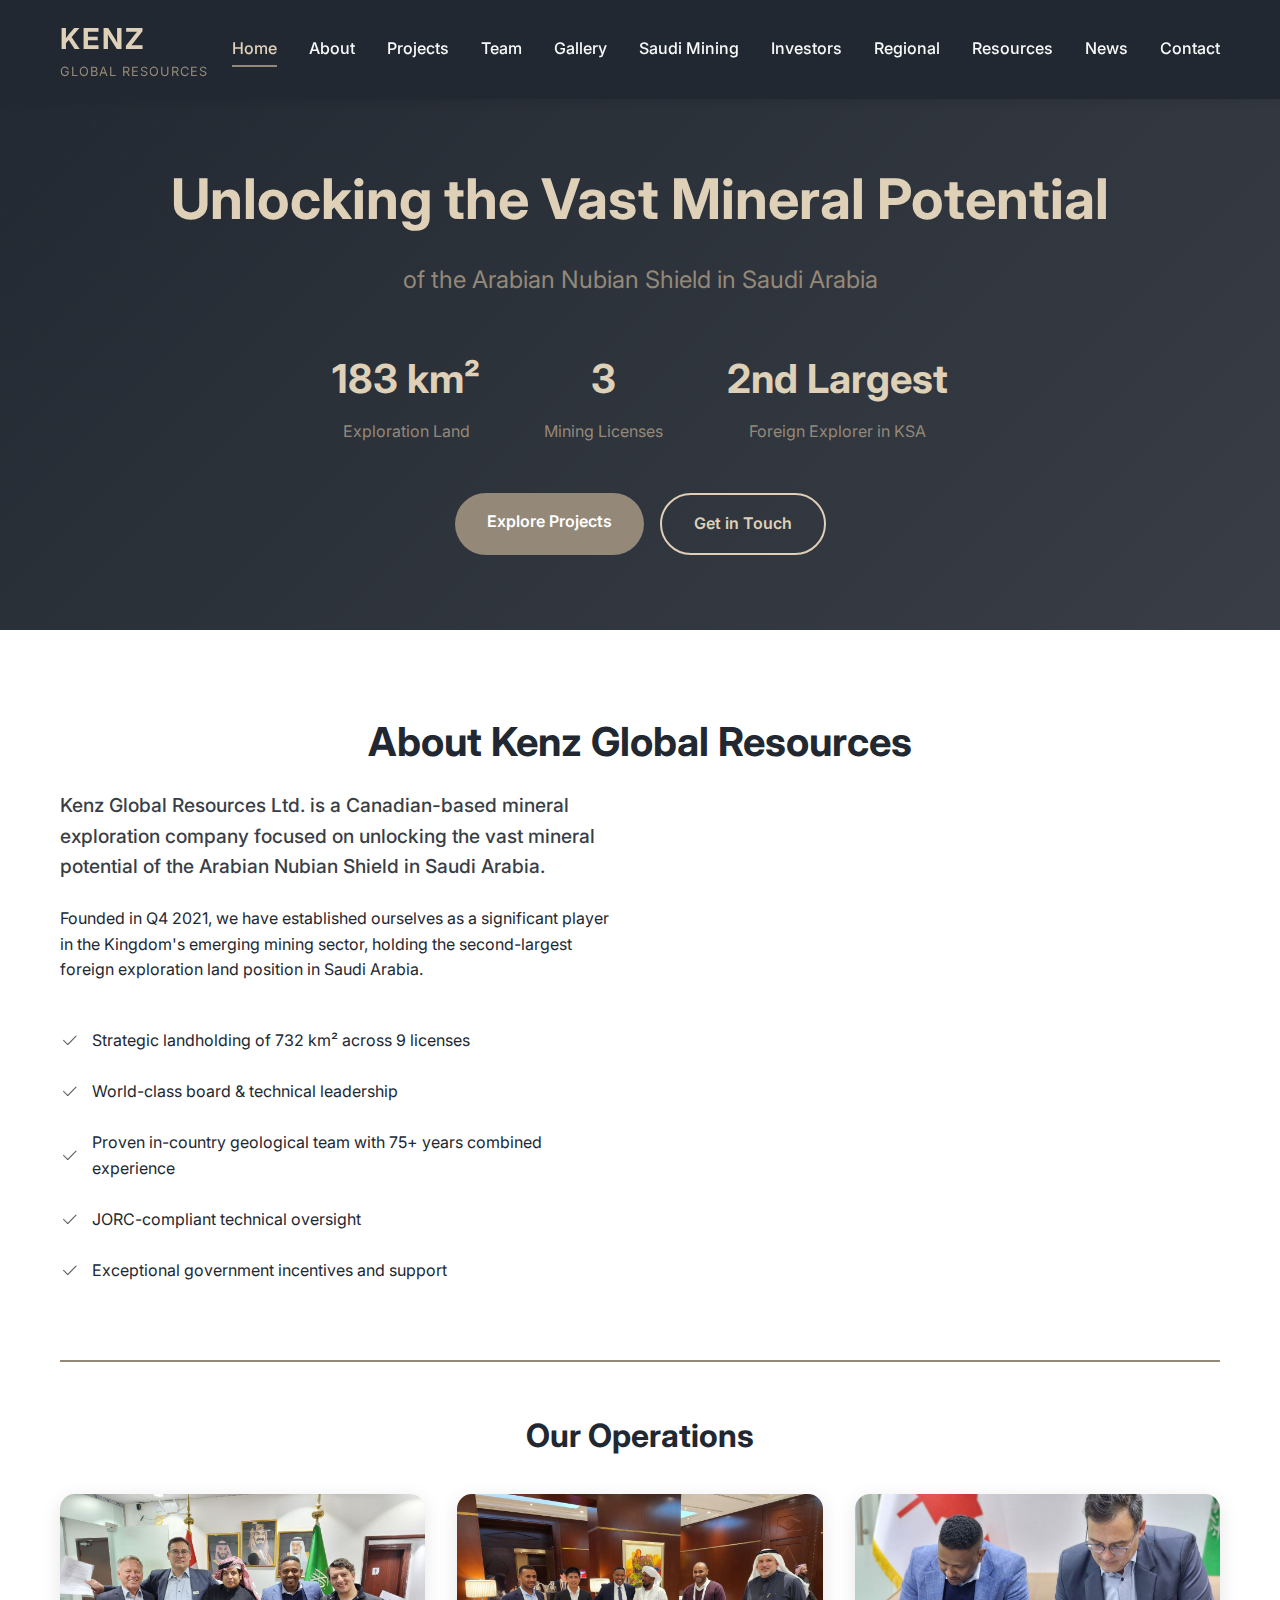
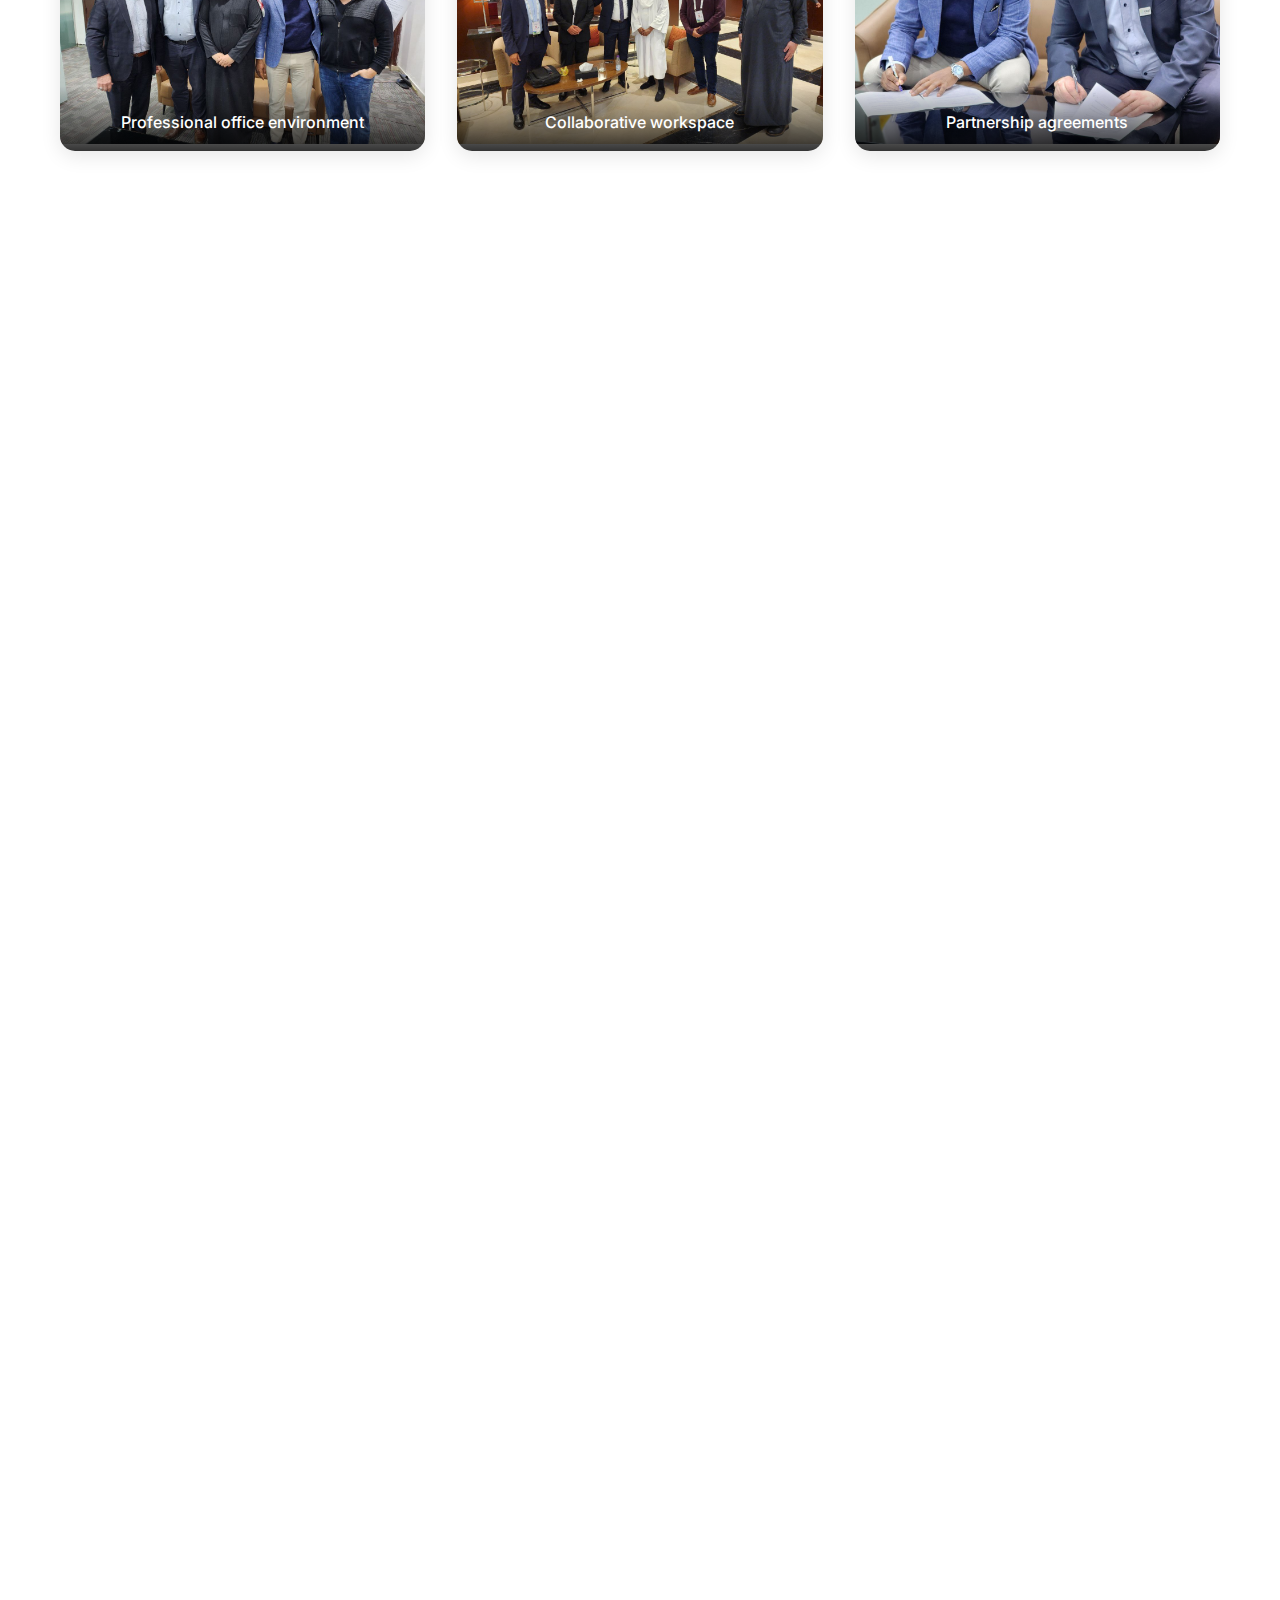
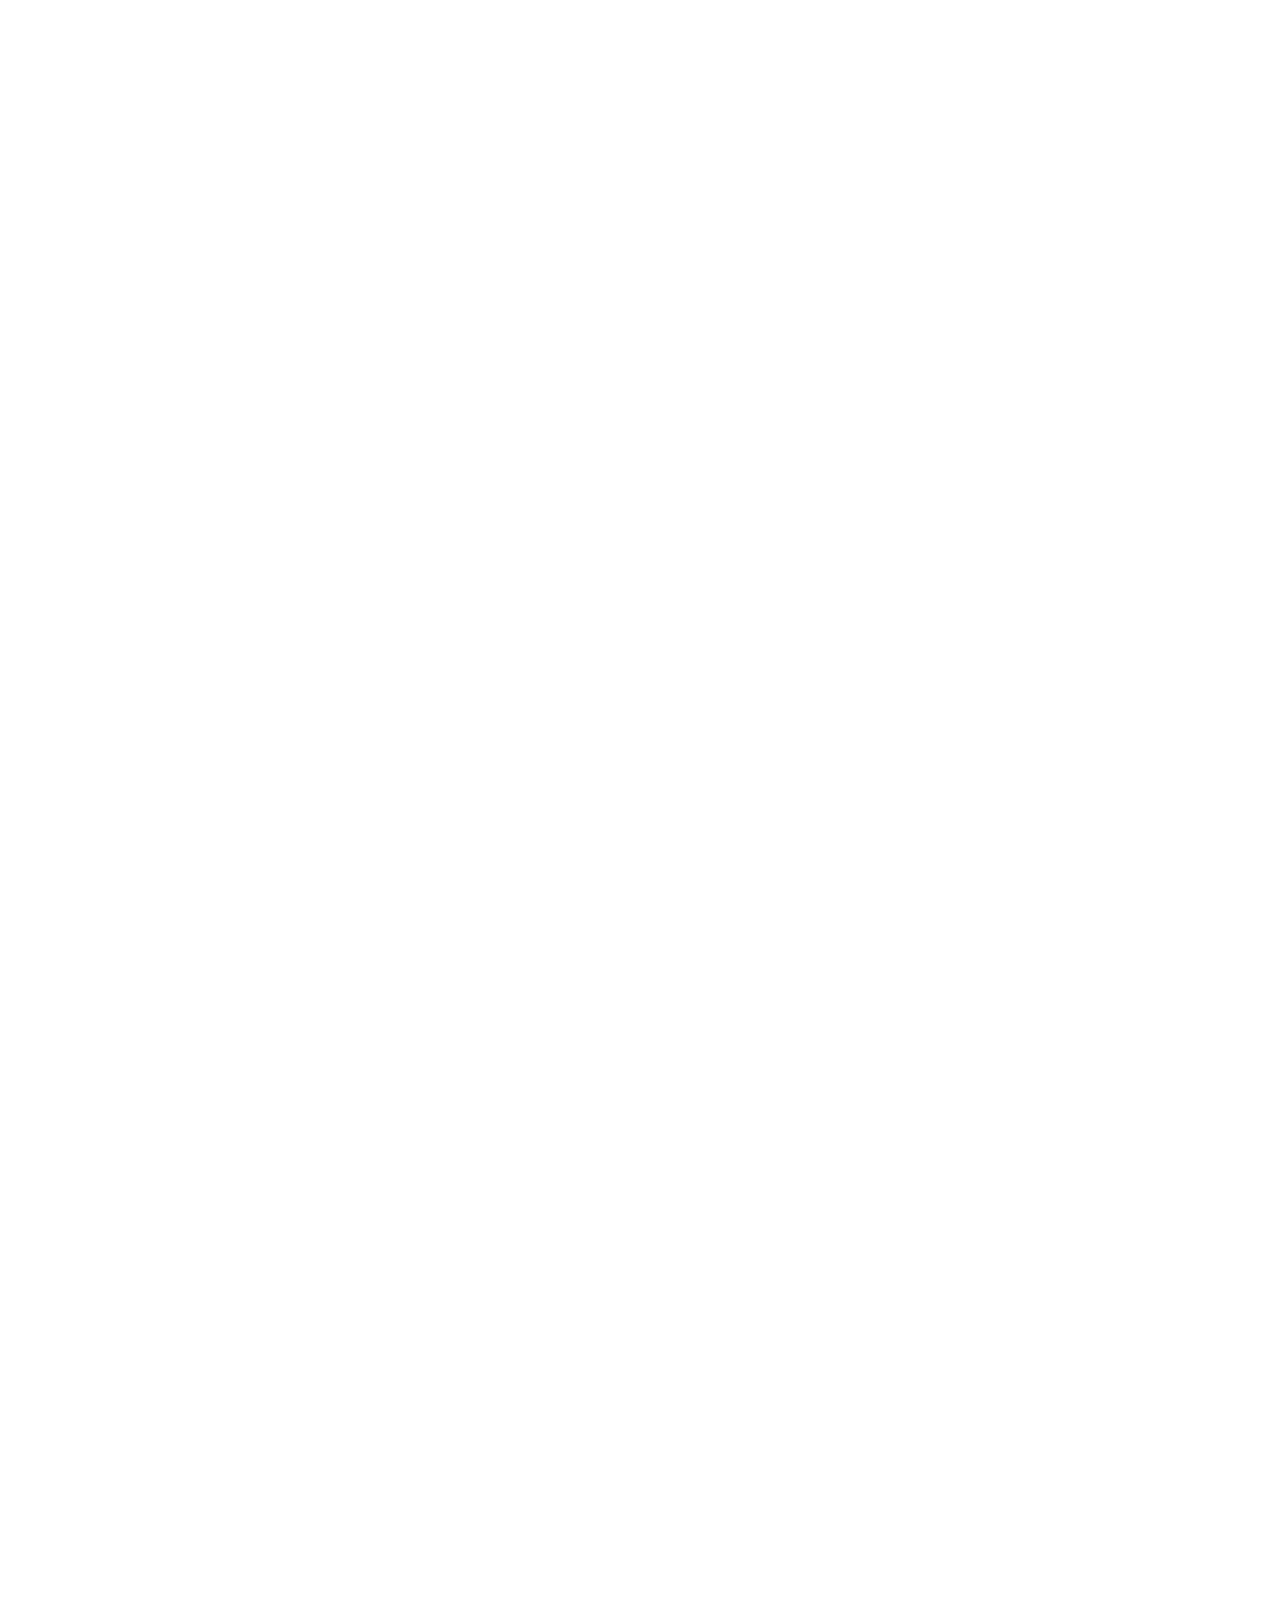
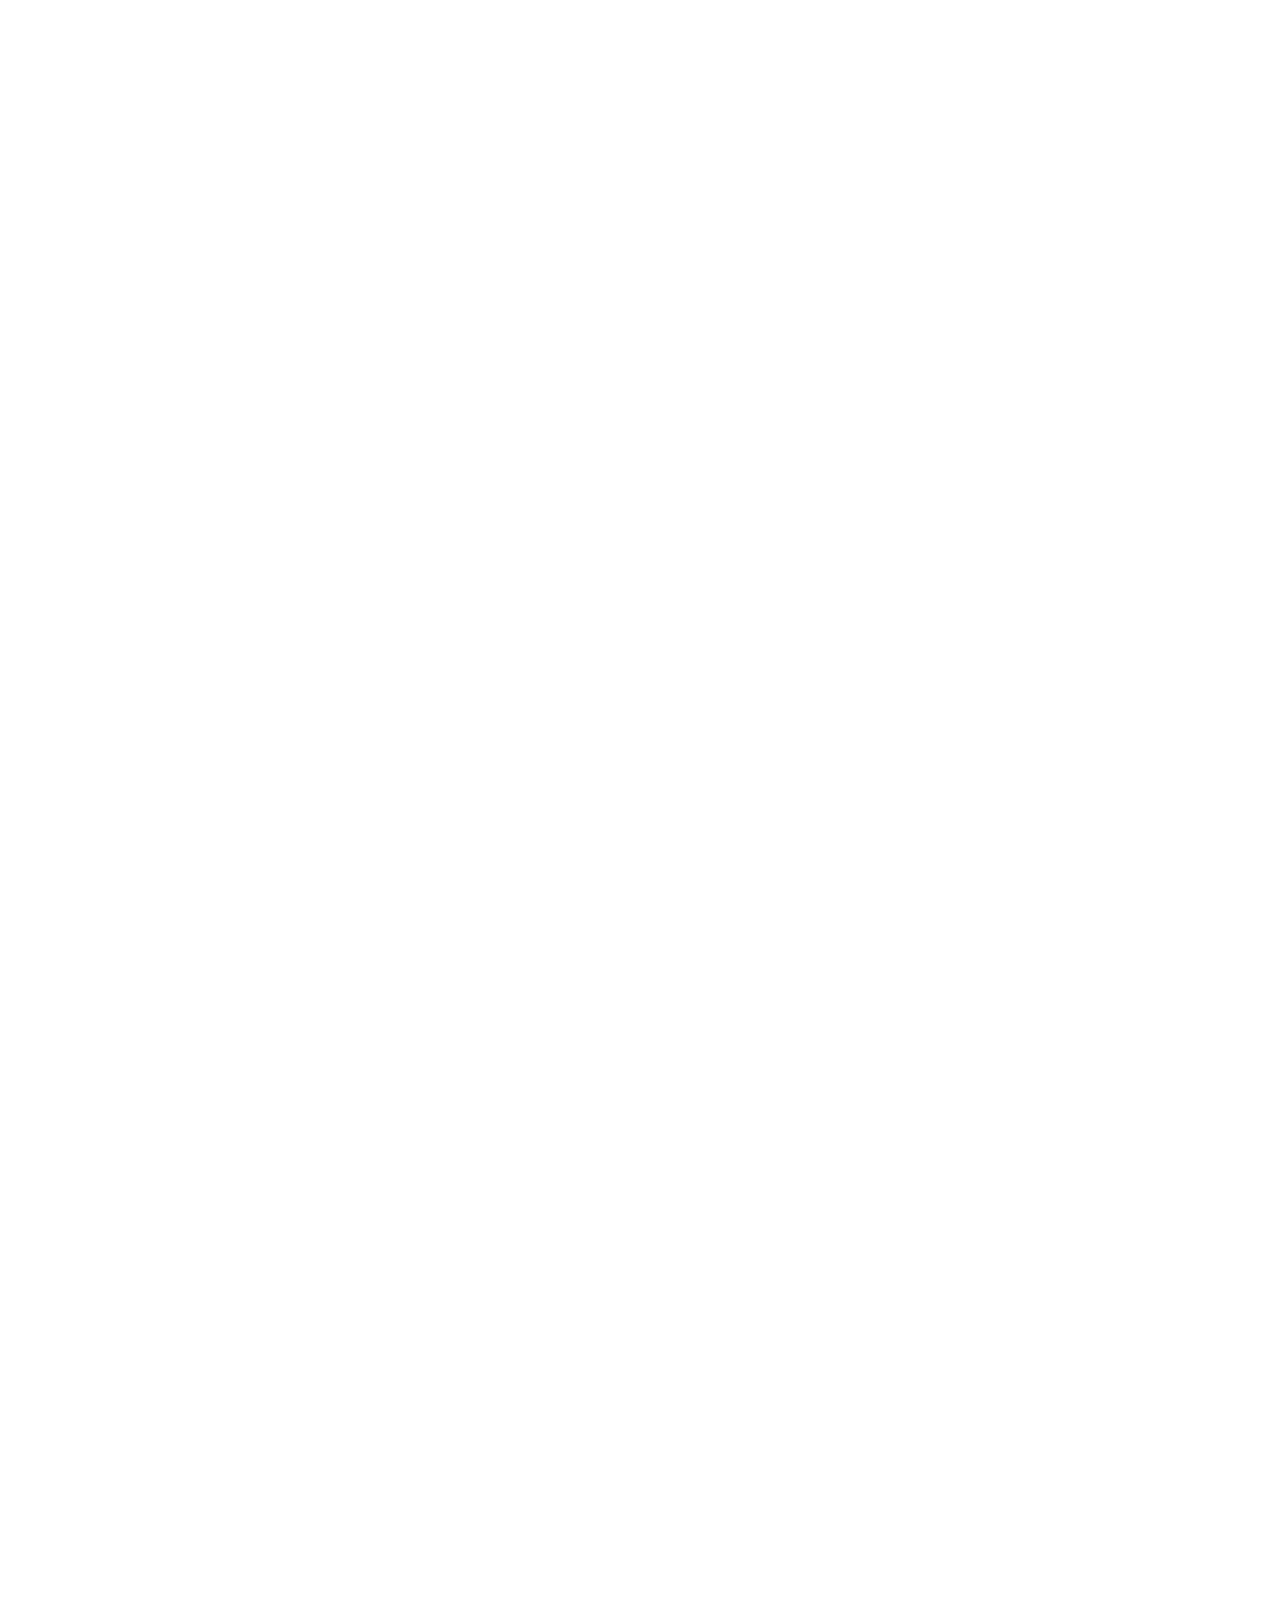
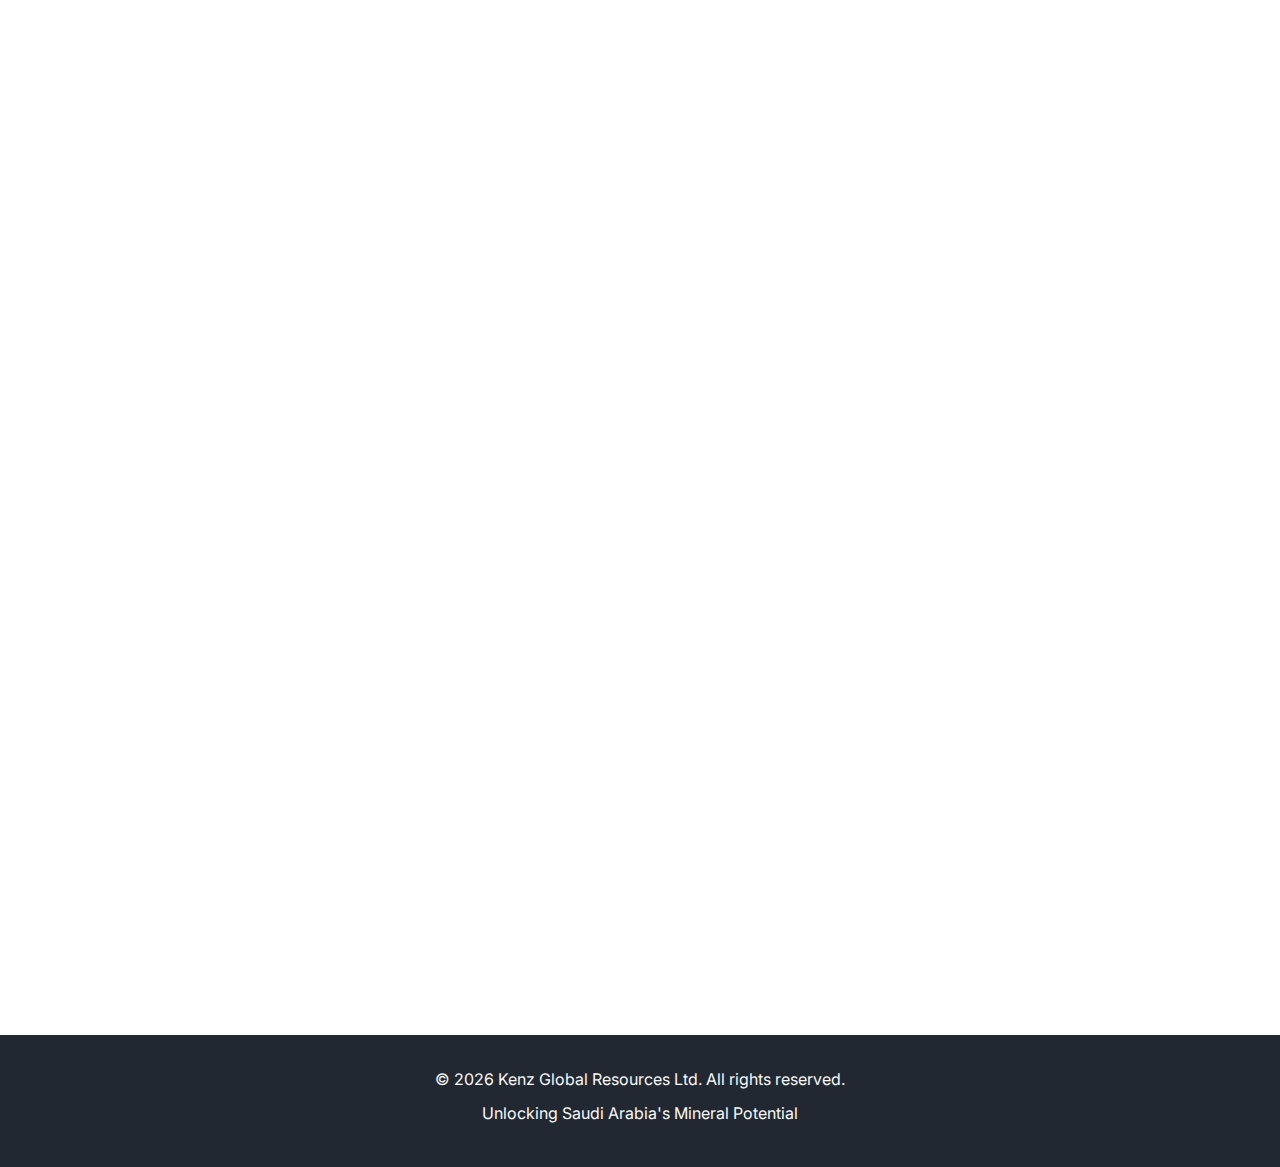
<file: index.html>
<!DOCTYPE html>
<html lang="en">
<head>
    <meta charset="UTF-8">
    <meta name="viewport" content="width=device-width, initial-scale=1.0">
    <title>Kenz Global Resources - Unlocking Saudi Arabia's Mineral Potential</title>
    <link rel="stylesheet" href="styles.css">
    <link rel="stylesheet" href="icons.css">
    <link rel="preconnect" href="https://fonts.googleapis.com">
    <link rel="preconnect" href="https://fonts.gstatic.com" crossorigin>
    <link href="https://fonts.googleapis.com/css2?family=Inter:wght@300;400;500;600;700&display=swap" rel="stylesheet">
</head>
<body>
    <!-- Navigation -->
    <nav class="navbar">
        <div class="container">
            <div class="nav-brand">
                <h1>KENZ</h1>
                <span>GLOBAL RESOURCES</span>
            </div>
            <div class="nav-menu" id="navMenu">
                <a href="#home" class="nav-link active">Home</a>
                <a href="about.html" class="nav-link">About</a>
                <a href="projects.html" class="nav-link">Projects</a>
                <a href="team.html" class="nav-link">Team</a>
                <a href="#gallery" class="nav-link">Gallery</a>
                <a href="saudi-mining.html" class="nav-link">Saudi Mining</a>
                <a href="investors.html" class="nav-link">Investors</a>
                <a href="regional-operations.html" class="nav-link">Regional</a>
                <a href="resources.html" class="nav-link">Resources</a>
                <a href="news.html" class="nav-link">News</a>
                <a href="#contact" class="nav-link">Contact</a>
            </div>
            <div class="nav-toggle" id="navToggle">
                <span></span>
                <span></span>
                <span></span>
            </div>
        </div>
    </nav>

    <!-- Hero Section -->
    <section id="home" class="hero">
        <div class="hero-content">
            <h2 class="hero-title">Unlocking the Vast Mineral Potential</h2>
            <p class="hero-subtitle">of the Arabian Nubian Shield in Saudi Arabia</p>
            <div class="hero-stats">
                <div class="stat">
                    <h3>732 km²</h3>
                    <p>Exploration Land</p>
                </div>
                <div class="stat">
                    <h3>9</h3>
                    <p>Mining Licenses</p>
                </div>
                <div class="stat">
                    <h3>2nd Largest</h3>
                    <p>Foreign Explorer in KSA</p>
                </div>
            </div>
            <div class="hero-buttons">
                <a href="projects.html" class="btn btn-primary">Explore Projects</a>
                <a href="#contact" class="btn btn-secondary">Get in Touch</a>
            </div>
        </div>
    </section>

    <!-- About Section -->
    <section id="about" class="section">
        <div class="container">
            <h2 class="section-title">About Kenz Global Resources</h2>
            <div class="about-grid">
                <div class="about-content">
                    <p class="lead">Kenz Global Resources Ltd. is a Canadian-based mineral exploration company focused on unlocking the vast mineral potential of the Arabian Nubian Shield in Saudi Arabia.</p>
                    <p>Founded in Q4 2021, we have established ourselves as a significant player in the Kingdom's emerging mining sector, holding the second-largest foreign exploration land position in Saudi Arabia.</p>
                    <ul class="features-list">
                        <li>Strategic landholding of 732 km² across 9 licenses</li>
                        <li>World-class board & technical leadership</li>
                        <li>Proven in-country geological team with 75+ years combined experience</li>
                        <li>JORC-compliant technical oversight</li>
                        <li>Exceptional government incentives and support</li>
                    </ul>
                </div>
                <div class="about-highlights">
                    <div class="highlight-card">
                        <h4>Vision 2030 Alignment</h4>
                        <p>Contributing to Saudi Arabia's goal of making mining the third pillar of the economy</p>
                    </div>
                    <div class="highlight-card">
                        <h4>Vast Resources</h4>
                        <p>Significant untapped mineral potential in Saudi Arabia</p>
                    </div>
                    <div class="highlight-card">
                        <h4>Strategic Partnerships</h4>
                        <p>4 JVs with influential local partners for smooth operations</p>
                    </div>
                </div>
            </div>
            
            <div class="office-showcase">
                <h3>Our Operations</h3>
                <div class="office-gallery">
                    <div class="office-image">
                        <img src="pho_kenz - main - refined/Office/5778251247315437220.jpg" alt="Kenz Global Resources Office">
                        <div class="image-caption">Professional office environment</div>
                    </div>
                    <div class="office-image">
                        <img src="pho_kenz - main - refined/Office/5780836272166782587.jpg" alt="Team Collaboration">
                        <div class="image-caption">Collaborative workspace</div>
                    </div>
                    <div class="office-image">
                        <img src="pho_kenz - main - refined/Nadir Signing/5778251247315437230.jpg" alt="Strategic Partnerships">
                        <div class="image-caption">Partnership agreements</div>
                    </div>
                </div>
            </div>
        </div>
    </section>

    <!-- Projects Section -->
    <section id="projects" class="section section-dark">
        <div class="container">
            <h2 class="section-title">Our Project Portfolio</h2>
            <p class="section-subtitle">9 Strategic Licenses Across the Arabian Shield</p>
            
            <div class="projects-overview">
                <div class="project-types">
                    <div class="project-type">
                        <div class="type-icon gold"></div>
                        <h4>Shear-Hosted Gold Systems</h4>
                        <p>Alkhadarah, Shikhtaliya, Raniah</p>
                    </div>
                    <div class="project-type">
                        <div class="type-icon oxide"></div>
                        <h4>Oxide Gold Zones</h4>
                        <p>Am Arti, Darghat</p>
                    </div>
                    <div class="project-type">
                        <div class="type-icon poly"></div>
                        <h4>Polymetallic Systems</h4>
                        <p>Jabal Ratalan, Karath, Mishqar, Quqqa</p>
                    </div>
                </div>
            </div>

            <div class="featured-projects">
                <h3>Featured Projects</h3>
                <div class="project-cards">
                    <div class="project-card">
                        <h4>Alkhadarah</h4>
                        <span class="commodity">Gold</span>
                        <p>48.3 km² • Afif Terrane</p>
                        <p class="project-desc">Shear-hosted gold system, 120km SE of Bulghah & Sukhaybart mine</p>
                    </div>
                    <div class="project-card">
                        <h4>Am Arti</h4>
                        <span class="commodity">Gold</span>
                        <p>100 km² • Afif Terrane</p>
                        <p class="project-desc">Oxide gold system with significant exploration potential</p>
                    </div>
                    <div class="project-card">
                        <h4>Jabal Ratalan</h4>
                        <span class="commodity">Copper/Gold</span>
                        <p>86 km² • Makkah</p>
                        <p class="project-desc">Polymetallic VMS system near Jabal Sayid</p>
                    </div>
                </div>
            </div>
        </div>
    </section>

    <!-- Leadership Section -->
    <section id="leadership" class="section">
        <div class="container">
            <h2 class="section-title">World-Class Leadership</h2>
            <p class="section-subtitle">Proven expertise in mining and exploration</p>
            
            <div class="leadership-grid">
                <div class="leader-card">
                    <div class="leader-info">
                        <h4>Dr. Abdallah E. Dabbagh</h4>
                        <p class="role">Founder & Chairman</p>
                        <p class="bio">Founding President and CEO of MAADEN (1997-2011), Former board member of Saudi Aramco and SABIC</p>
                    </div>
                </div>
                <div class="leader-card">
                    <div class="leader-photo">
                        <img src="pho_kenz - main - refined/Wayne/5778251247315437248.jpg" alt="Wayne Koshman">
                    </div>
                    <div class="leader-info">
                        <h4>Wayne Koshman</h4>
                        <p class="role">Chairman, CEO & Founder</p>
                        <p class="bio">25+ years global natural resources experience, Founded Red Sea Resources</p>
                    </div>
                </div>
                <div class="leader-card">
                    <div class="leader-photo">
                        <img src="pho_kenz - main - refined/Nadir/5868401489872013265.jpg" alt="Nadir Elnour">
                    </div>
                    <div class="leader-info">
                        <h4>Nadir Elnour</h4>
                        <p class="role">Director, Exploration</p>
                        <p class="bio">15+ years Arabian Nubian Shield experience, Expert in NI 43-101 and JORC Code compliance</p>
                    </div>
                </div>
                <div class="leader-card">
                    <div class="leader-photo">
                        <img src="Sami S. Maddah.jpeg" alt="Sami S. Maddah">
                    </div>
                    <div class="leader-info">
                        <h4>Sami S. Maddah</h4>
                        <p class="role">Director, VP Operations</p>
                        <p class="bio">40+ years Saudi mining experience, Former General Manager, Bariq Mining Ltd</p>
                    </div>
                </div>
            </div>
        </div>
    </section>

    <!-- Opportunities Section -->
    <section id="opportunities" class="section section-accent">
        <div class="container">
            <h2 class="section-title">Saudi Arabia Mining Opportunity</h2>
            <div class="opportunity-content">
                <div class="opp-stats">
                    <div class="opp-stat">
                        <h3>Vast Potential</h3>
                        <p>Untapped mineral resources</p>
                    </div>
                    <div class="opp-stat">
                        <h3>Growing Sector</h3>
                        <p>Significant mining sector growth</p>
                    </div>
                    <div class="opp-stat">
                        <h3>Rising Investment</h3>
                        <p>Increased exploration spending</p>
                    </div>
                </div>
                <div class="incentives">
                    <h3>Government Incentives</h3>
                    <ul>
                        <li>Up to USD $2M per license in grants</li>
                        <li>5-year royalty exemption</li>
                        <li>20% corporate tax rate</li>
                        <li>Up to 75% CAPEX co-funding</li>
                        <li>100% foreign ownership allowed</li>
                    </ul>
                </div>
            </div>
        </div>
    </section>

    <!-- Exploration Gallery Section -->
    <section id="gallery" class="section section-dark">
        <div class="container">
            <h2 class="section-title">Our Exploration Work</h2>
            <p class="section-subtitle">Showcasing our active field operations and discoveries across Saudi Arabia</p>
            
            <div class="gallery-categories">
                <div class="gallery-category">
                    <h3>Field Exploration</h3>
                    <div class="image-grid">
                        <img src="pho_kenz - main - refined/Exploration site/5823282699513743180.jpg" alt="Exploration Site">
                        <img src="pho_kenz - main - refined/Exploration site/5843497268035045291.jpg" alt="Field Work">
                        <img src="pho_kenz - main - refined/Exploration site/5852967065332335193.jpg" alt="Site Investigation">
                        <img src="pho_kenz - main - refined/Exploration site/fd2e4bfd-0bbc-4181-9d10-1489b70ff3e3.jpeg" alt="Exploration Activities">
                    </div>
                </div>
                
                <div class="gallery-category">
                    <h3>Team in Action</h3>
                    <div class="image-grid">
                        <img src="pho_kenz - main - refined/Exploration site (Group Pics)/5823282699513743158.jpg" alt="Team Group">
                        <img src="pho_kenz - main - refined/Exploration site (Looking at maps)/5852967065332335200.jpg" alt="Map Analysis">
                        <img src="pho_kenz - main - refined/Exploration site (Looking at maps)/5852967065332335206.jpg" alt="Field Planning">
                        <img src="pho_kenz - main - refined/Exploration site (Group Pics)/a8b50d14-902e-4370-b693-f594228006be.jpeg" alt="Field Team">
                    </div>
                </div>
                
                <div class="gallery-category">
                    <h3>Rock Specimens & Discoveries</h3>
                    <div class="image-grid">
                        <img src="pho_kenz - main - refined/Rocks/5787617252433052286.jpg" alt="Rock Specimen">
                        <img src="pho_kenz - main - refined/Holding Rocks/5787617252433052344.jpg" alt="Rock Analysis">
                        <img src="pho_kenz - main - refined/Rocks/6043854627650257944.jpg" alt="Mineral Sample">
                        <img src="pho_kenz - main - refined/Holding Rocks/5843497268035045301.jpg" alt="Field Sampling">
                    </div>
                </div>
                
                <div class="gallery-category">
                    <h3>Operations & Infrastructure</h3>
                    <div class="image-grid">
                        <img src="pho_kenz - main - refined/Office/5778251247315437220.jpg" alt="Office Operations">
                        <img src="pho_kenz - main - refined/Exploration site (Cars)/5843497268035045293.jpg" alt="Field Vehicles">
                        <img src="pho_kenz - main - refined/Office/5780836272166782585.jpg" alt="Operational Setup">
                        <img src="pho_kenz - main - refined/Wayne Signing/5778251247315437242.jpg" alt="Partnership Agreements">
                    </div>
                </div>
            </div>
        </div>
    </section>

    <!-- Contact Section -->
    <section id="contact" class="section">
        <div class="container">
            <h2 class="section-title">Get in Touch</h2>
            
            <!-- Contact Hero Images -->
            <div class="contact-hero">
                <div class="contact-hero-images">
                    <img src="pho_kenz - main - refined/Office/5778251247315437220.jpg" alt="Kenz Global Resources Office">
                    <img src="pho_kenz - main - refined/Office/5780836272166782587.jpg" alt="Professional Meeting Space">
                    <img src="pho_kenz - main - refined/Wayne Signing/5778251247315437245.jpg" alt="Partnership Agreements">
                </div>
            </div>
            
            <div class="contact-grid">
                <div class="contact-info">
                    <h3>Corporate Headquarters</h3>
                    <div class="office">
                        <div class="office-image-small">
                            <img src="pho_kenz - main - refined/Office/5778251247315437266.jpg" alt="Office Environment">
                        </div>
                        <div class="office-details">
                            <h4>Canada Office</h4>
                            <p>700 W Georgia St. #2500<br>Vancouver, BC V7Y 1B3</p>
                        </div>
                    </div>
                    <div class="office">
                        <div class="office-image-small">
                            <img src="pho_kenz - main - refined/Office/5780836272166782585.jpg" alt="Saudi Arabia Operations">
                        </div>
                        <div class="office-details">
                            <h4>Saudi Arabia Office</h4>
                            <p>60 Olaya Street, Sulimaniyah<br>Riyadh, 12221<br>Building 62, Floor 6, Office 11</p>
                        </div>
                    </div>
                </div>
                <div class="contact-persons">
                    <h3>Key Contacts</h3>
                    <div class="contact-card">
                        <div class="contact-photo">
                            <img src="pho_kenz - main - refined/Wayne/5843651865382863836.jpg" alt="Wayne Koshman">
                        </div>
                        <div class="contact-details">
                            <h4>Wayne Koshman</h4>
                            <p>Chairman & CEO</p>
                            <p class="contact-email">Direct leadership contact</p>
                        </div>
                    </div>
                    <div class="contact-card">
                        <div class="contact-photo">
                            <img src="Sami S. Maddah.jpeg" alt="Sami S. Maddah">
                        </div>
                        <div class="contact-details">
                            <h4>Sami Maddah</h4>
                            <p>Director & VP Operations</p>
                            <p class="contact-email">Operations inquiries</p>
                        </div>
                    </div>
                    
                    <!-- Partnership & Collaboration -->
                    <div class="partnership-showcase">
                        <h4>Partnership & Collaboration</h4>
                        <div class="partnership-images">
                            <img src="pho_kenz - main - refined/Wayne Signing/5778251247315437242.jpg" alt="Strategic Partnerships">
                            <img src="pho_kenz - main - refined/Nadir Signing/5778251247315437230.jpg" alt="Business Agreements">
                        </div>
                        <p>Building strategic partnerships across the Saudi mining sector</p>
                    </div>
                </div>
            </div>
        </div>
    </section>

    <!-- Footer -->
    <footer class="footer">
        <div class="container">
            <p>&copy; 2025 Kenz Global Resources Ltd. All rights reserved.</p>
            <p>Unlocking Saudi Arabia's Mineral Potential</p>
        </div>
    </footer>

    <script src="script.js"></script>
</body>
</html>
</file>
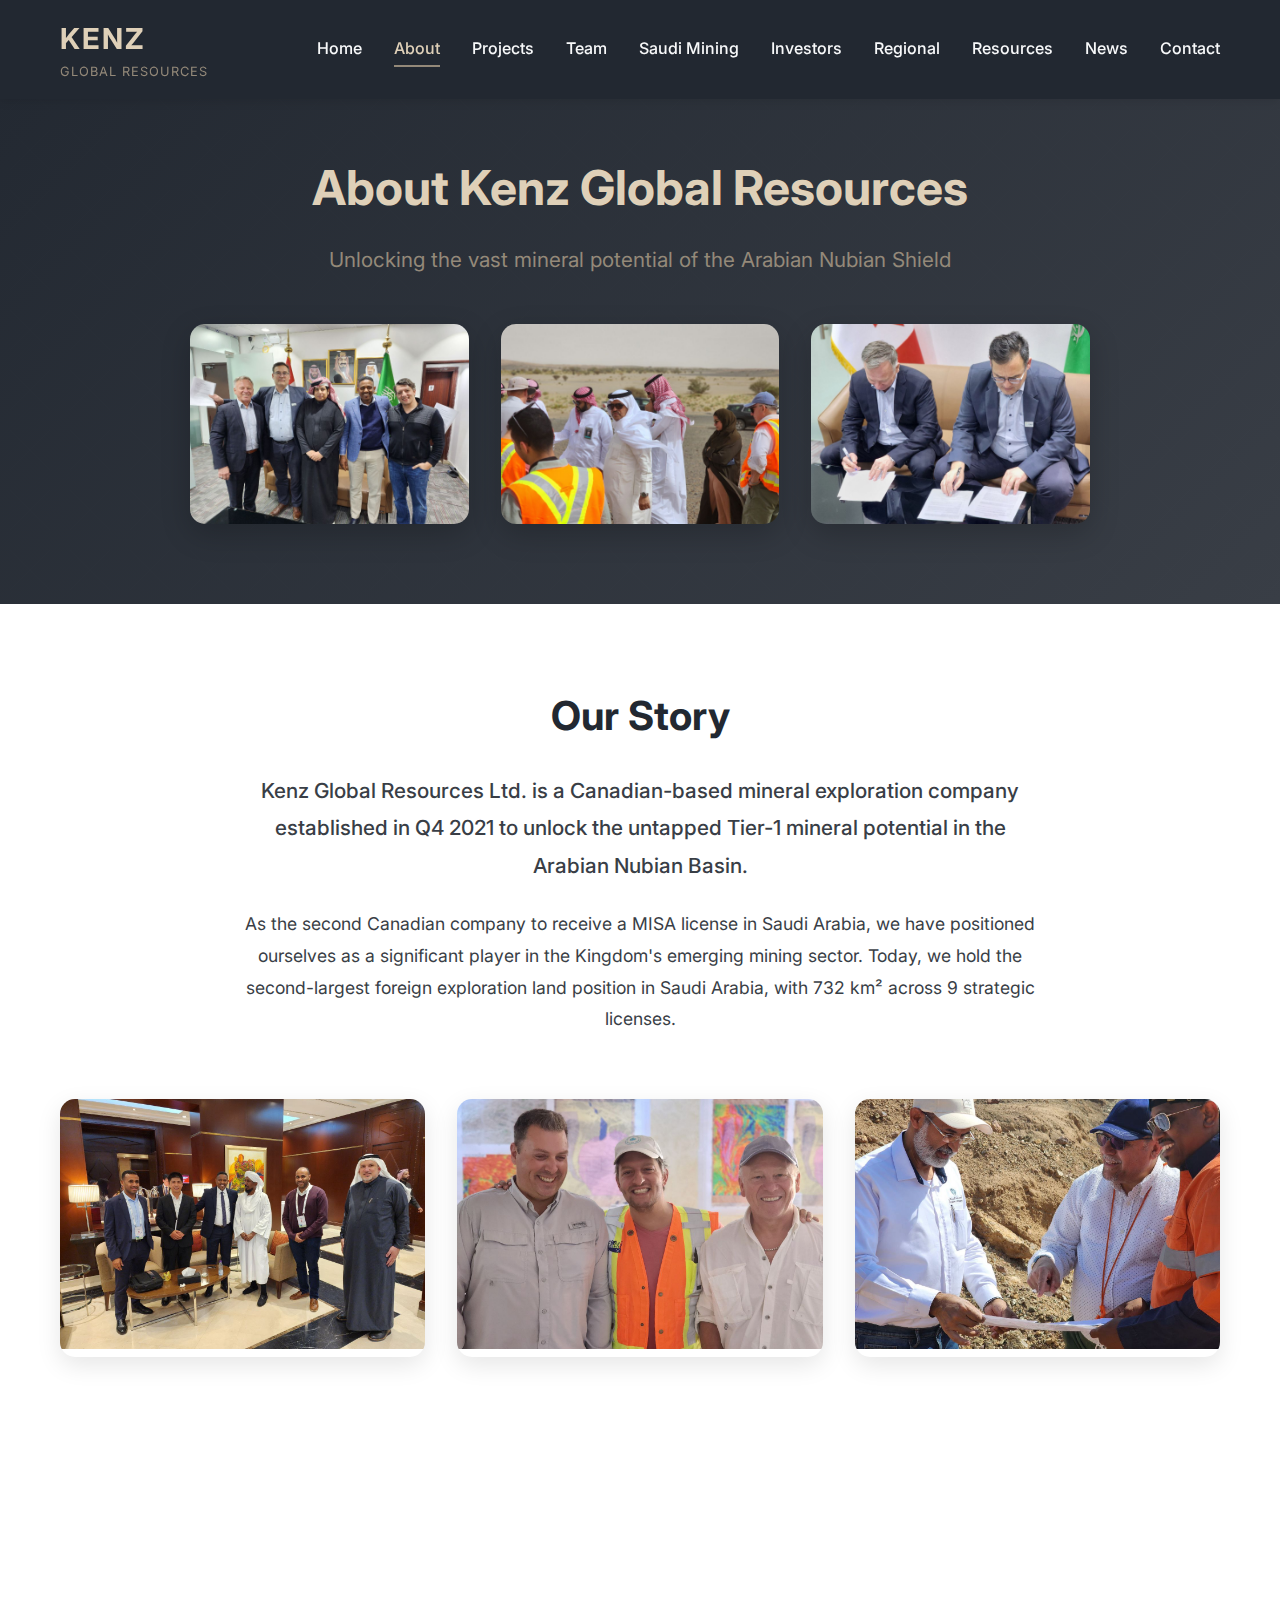
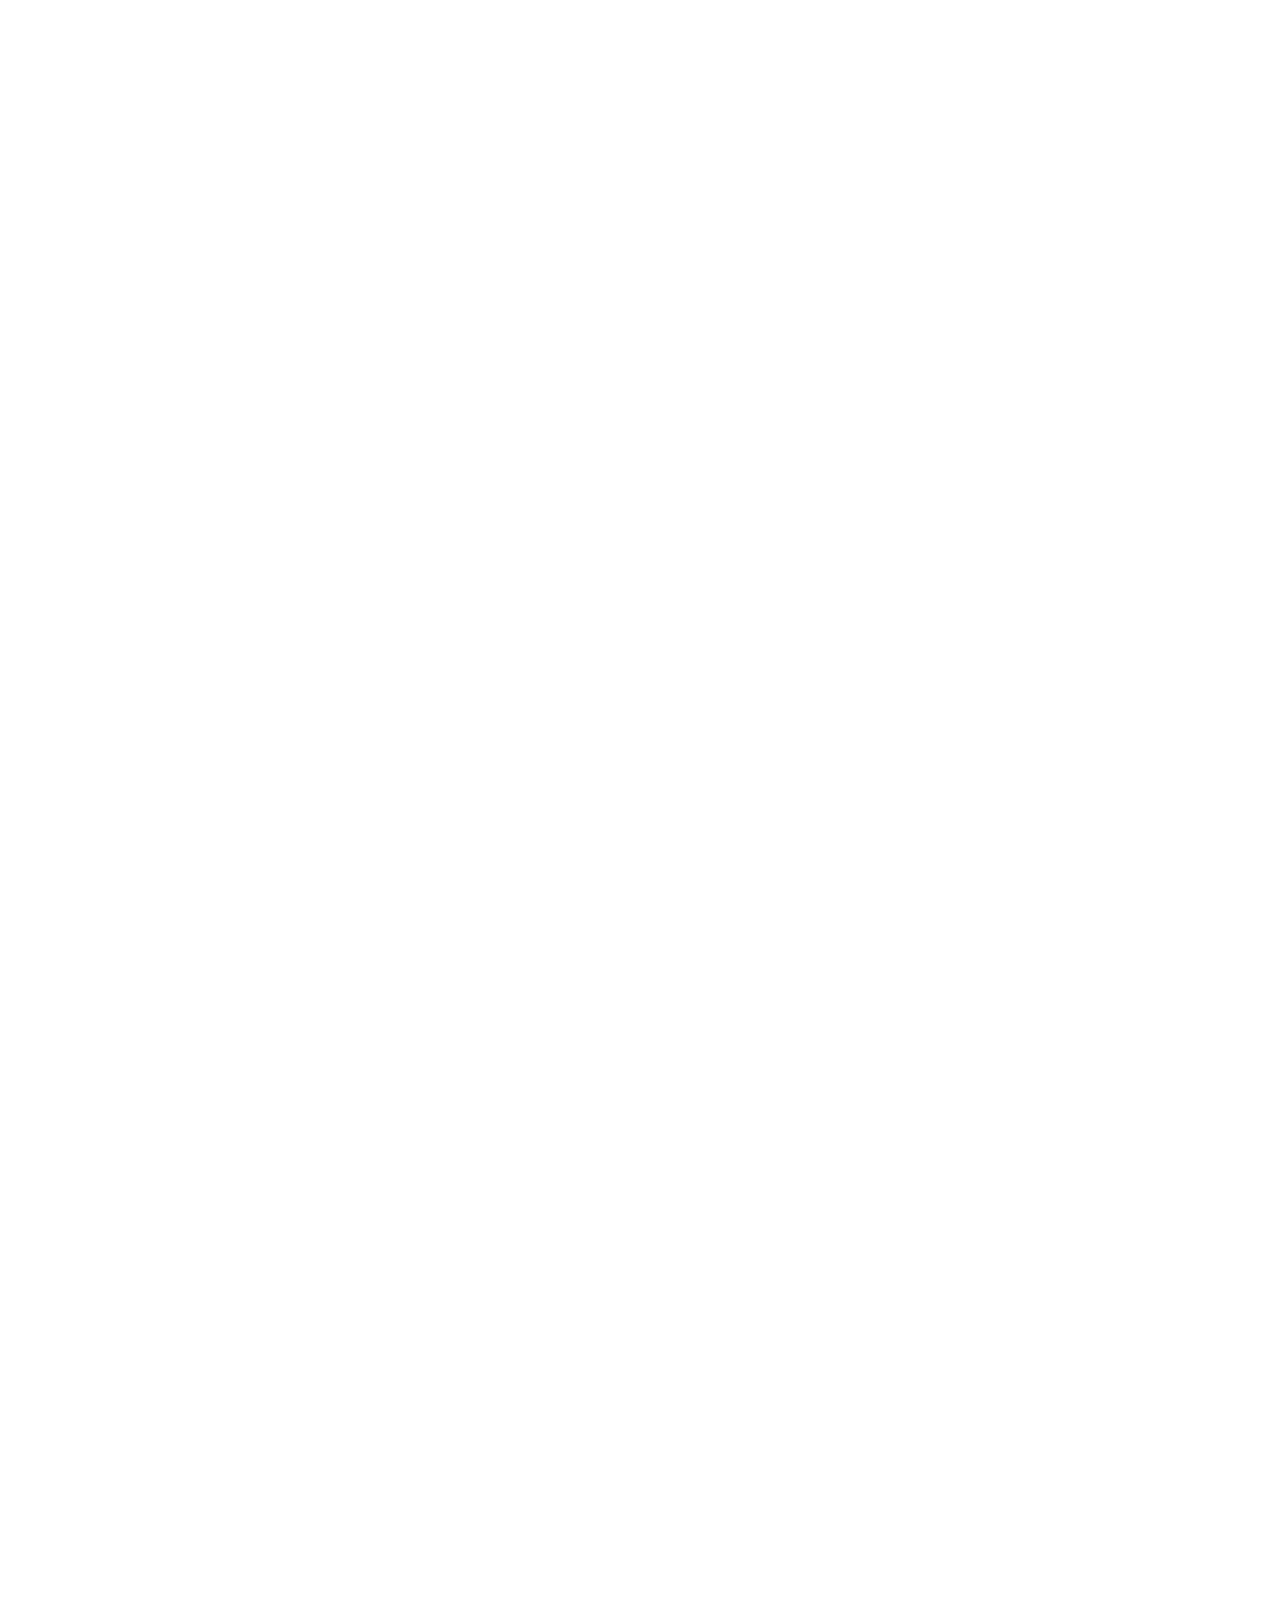
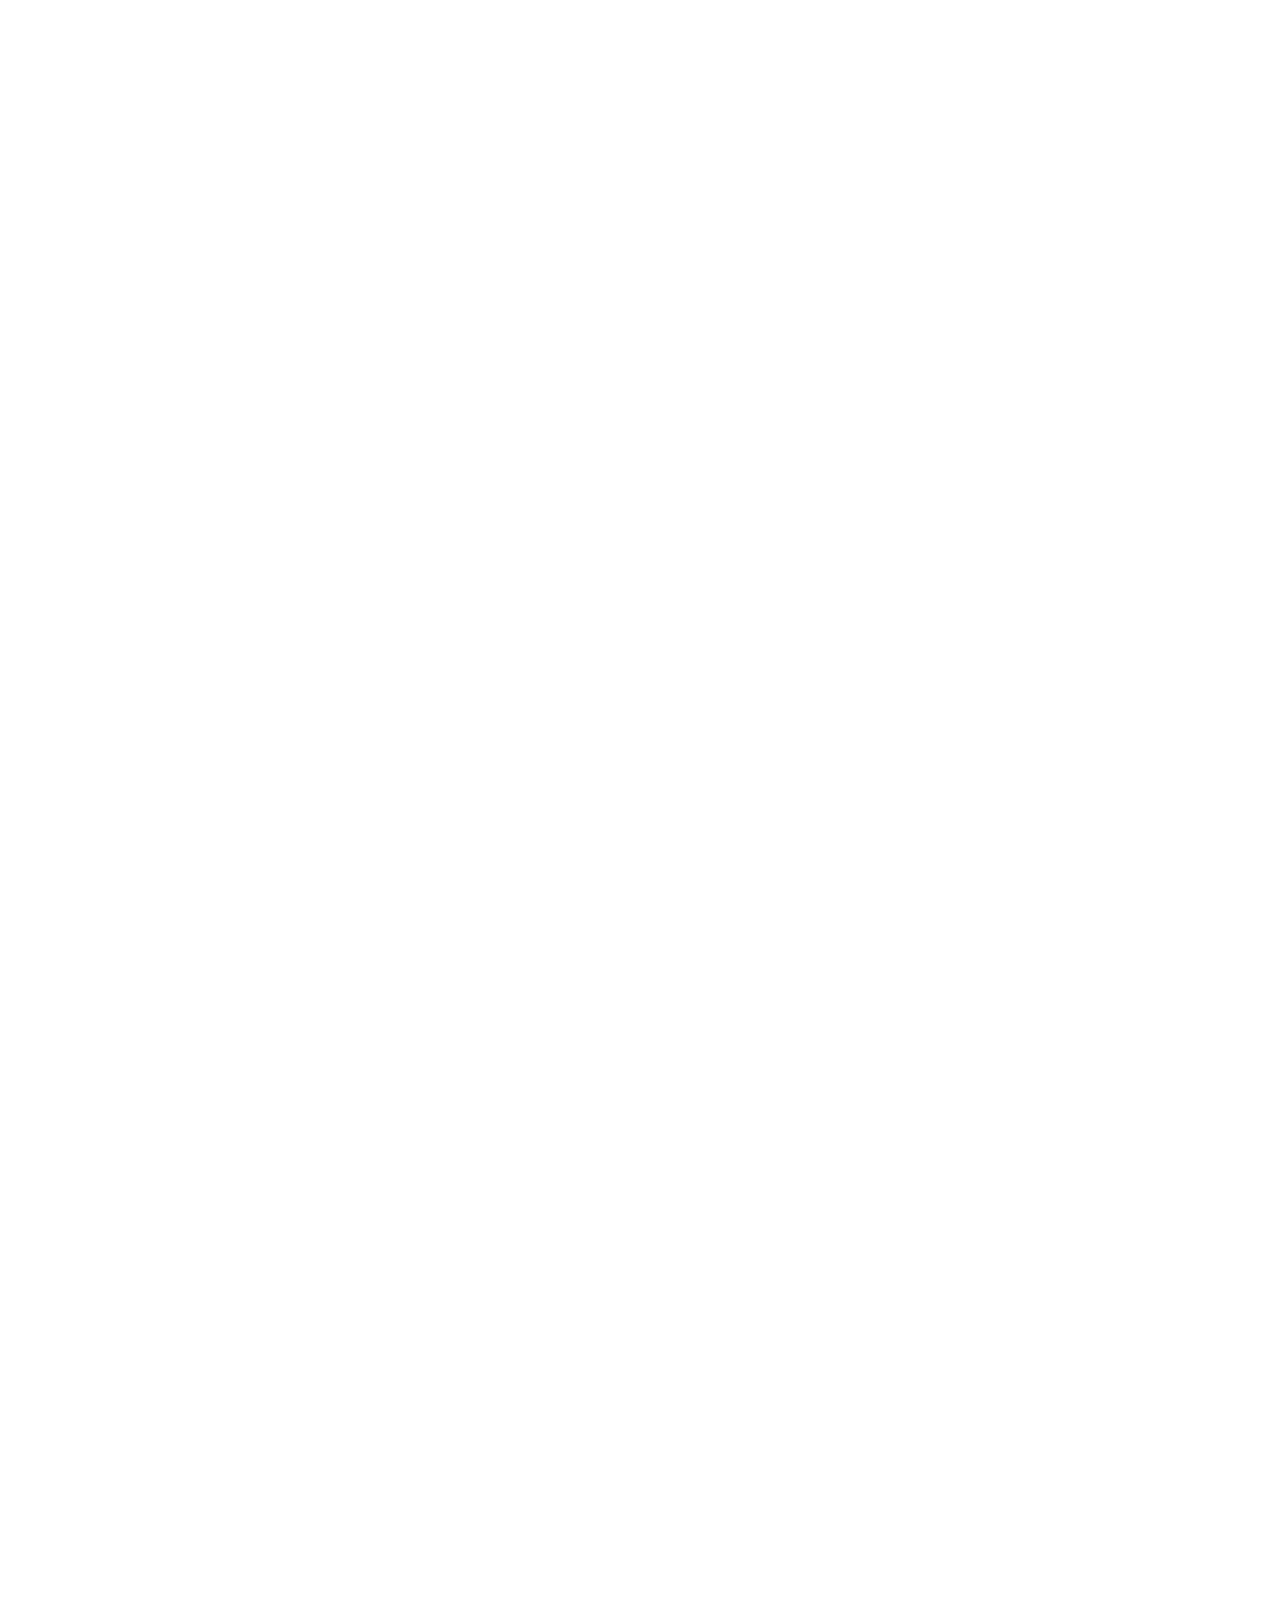
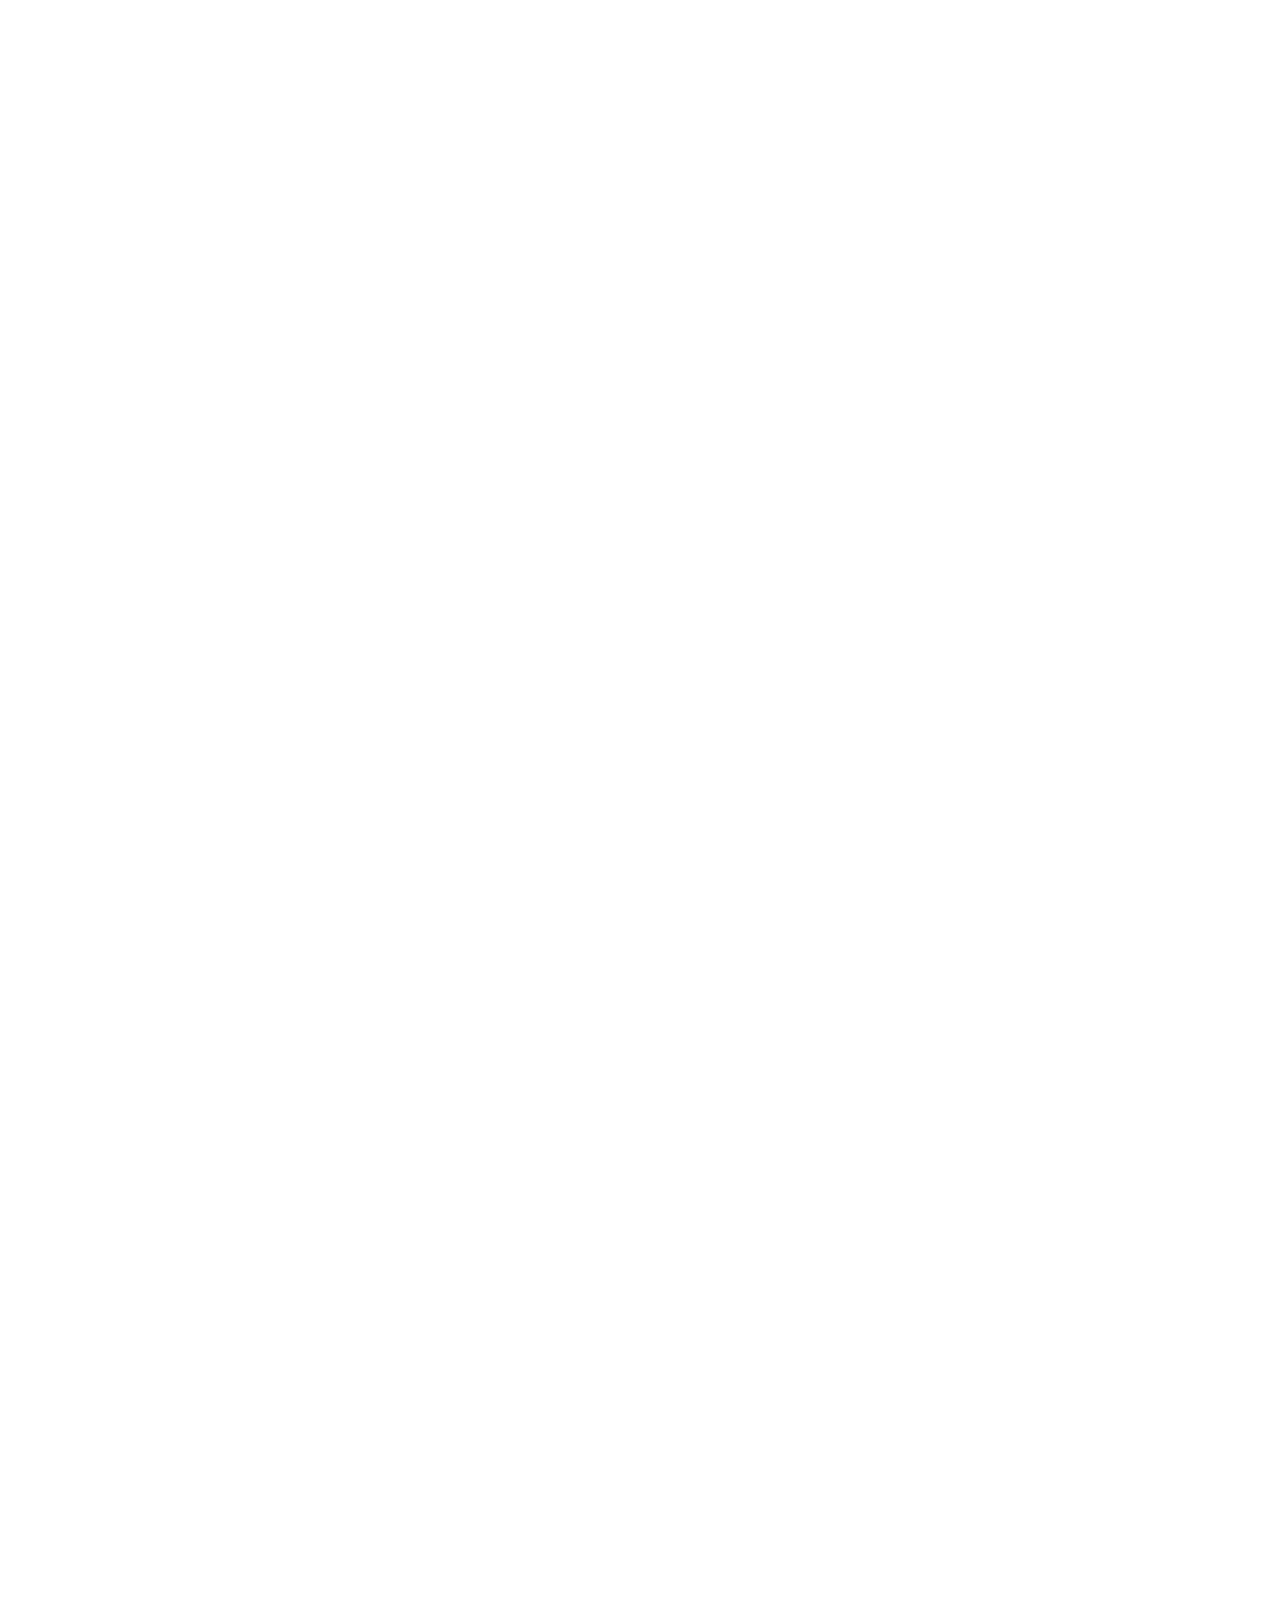
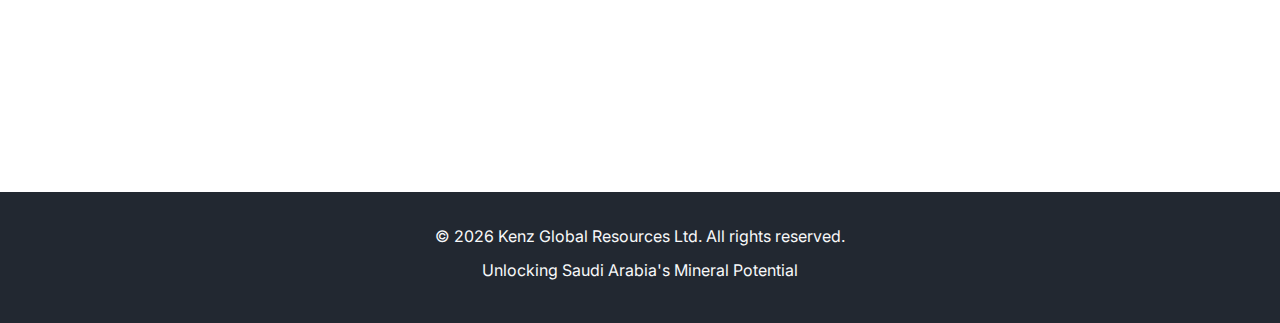
<file: about.html>
<!DOCTYPE html>
<html lang="en">
<head>
    <meta charset="UTF-8">
    <meta name="viewport" content="width=device-width, initial-scale=1.0">
    <title>About Us - Kenz Global Resources</title>
    <link rel="stylesheet" href="styles.css">
    <link rel="stylesheet" href="about.css">
    <link rel="stylesheet" href="icons.css">
    <link rel="preconnect" href="https://fonts.googleapis.com">
    <link rel="preconnect" href="https://fonts.gstatic.com" crossorigin>
    <link href="https://fonts.googleapis.com/css2?family=Inter:wght@300;400;500;600;700&display=swap" rel="stylesheet">
</head>
<body>
    <!-- Navigation -->
    <nav class="navbar">
        <div class="container">
            <div class="nav-brand">
                <h1>KENZ</h1>
                <span>GLOBAL RESOURCES</span>
            </div>
            <div class="nav-menu" id="navMenu">
                <a href="index.html" class="nav-link">Home</a>
                <a href="about.html" class="nav-link active">About</a>
                <a href="projects.html" class="nav-link">Projects</a>
                <a href="team.html" class="nav-link">Team</a>
                <a href="saudi-mining.html" class="nav-link">Saudi Mining</a>
                <a href="investors.html" class="nav-link">Investors</a>
                <a href="regional-operations.html" class="nav-link">Regional</a>
                <a href="resources.html" class="nav-link">Resources</a>
                <a href="news.html" class="nav-link">News</a>
                <a href="index.html#contact" class="nav-link">Contact</a>
            </div>
            <div class="nav-toggle" id="navToggle">
                <span></span>
                <span></span>
                <span></span>
            </div>
        </div>
    </nav>

    <!-- About Hero -->
    <section class="about-hero">
        <div class="container">
            <h1>About Kenz Global Resources</h1>
            <p>Unlocking the vast mineral potential of the Arabian Nubian Shield</p>
            
            <!-- Hero Images -->
            <div class="hero-gallery">
                <div class="hero-image-grid">
                    <img src="pho_kenz - main - refined/Office/5778251247315437220.jpg" alt="Kenz Global Resources Headquarters">
                    <img src="pho_kenz - main - refined/Exploration site/5823282699513743180.jpg" alt="Exploration Operations">
                    <img src="pho_kenz - main - refined/Wayne Signing/5778251247315437245.jpg" alt="Strategic Partnerships">
                </div>
            </div>
        </div>
    </section>

    <!-- Company Overview -->
    <section class="section">
        <div class="container">
            <div class="about-intro">
                <h2>Our Story</h2>
                <p class="lead">Kenz Global Resources Ltd. is a Canadian-based mineral exploration company established in Q4 2021 to unlock the untapped Tier-1 mineral potential in the Arabian Nubian Basin.</p>
                <p>As the second Canadian company to receive a MISA license in Saudi Arabia, we have positioned ourselves as a significant player in the Kingdom's emerging mining sector. Today, we hold the second-largest foreign exploration land position in Saudi Arabia, with 732 km² across 9 strategic licenses.</p>
            </div>

            <!-- Company Showcase Images -->
            <div class="company-showcase">
                <div class="showcase-images">
                    <div class="showcase-image">
                        <img src="pho_kenz - main - refined/Office/5780836272166782587.jpg" alt="Professional Operations">
                        <div class="image-overlay">
                            <h4>Professional Operations</h4>
                            <p>State-of-the-art facilities</p>
                        </div>
                    </div>
                    <div class="showcase-image">
                        <img src="pho_kenz - main - refined/Exploration site (Group Pics)/5823282699513743158.jpg" alt="Expert Team">
                        <div class="image-overlay">
                            <h4>Expert Team</h4>
                            <p>World-class professionals</p>
                        </div>
                    </div>
                    <div class="showcase-image">
                        <img src="pho_kenz - main - refined/Exploration site (Looking at maps)/5852967065332335200.jpg" alt="Strategic Planning">
                        <div class="image-overlay">
                            <h4>Strategic Planning</h4>
                            <p>Data-driven decisions</p>
                        </div>
                    </div>
                </div>
            </div>

            <div class="key-facts">
                <div class="fact-card">
                    <div class="fact-icon">
                        <img src="pho_kenz - main - refined/Office/5778251247315437266.jpg" alt="Founded">
                    </div>
                    <h3>Q4 2021</h3>
                    <p>Company Founded</p>
                </div>
                <div class="fact-card">
                    <div class="fact-icon">
                        <img src="pho_kenz - main - refined/Exploration site/5843497268035045291.jpg" alt="Exploration">
                    </div>
                    <h3>2nd Largest</h3>
                    <p>Foreign Explorer in KSA</p>
                </div>
                <div class="fact-card">
                    <div class="fact-icon">
                        <img src="pho_kenz - main - refined/Rocks/5787617252433052286.jpg" alt="Land Package">
                    </div>
                    <h3>732 km²</h3>
                    <p>Exploration Land Package</p>
                </div>
                <div class="fact-card">
                    <div class="fact-icon">
                        <img src="pho_kenz - main - refined/Holding Rocks/5787617252433052344.jpg" alt="Licenses">
                    </div>
                    <h3>9 Licenses</h3>
                    <p>Strategic Mining Rights</p>
                </div>
            </div>
        </div>
    </section>

    <!-- Vision & Mission -->
    <section class="section section-accent">
        <div class="container">
            <div class="vision-mission">
                <div class="vision">
                    <h2>Our Vision</h2>
                    <p>To become a leading exploration and mining company in the Arabian Nubian Shield, contributing to Saudi Arabia's Vision 2030 by discovering and developing world-class mineral deposits.</p>
                </div>
                <div class="mission">
                    <h2>Our Mission</h2>
                    <p>To unlock the mineral wealth of Saudi Arabia through responsible exploration, strategic partnerships, and innovative mining solutions while creating value for all stakeholders.</p>
                </div>
            </div>
        </div>
    </section>

    <!-- Company Timeline -->
    <section class="section">
        <div class="container">
            <h2 class="section-title">Our Journey</h2>
            <div class="timeline">
                <div class="timeline-item">
                    <div class="timeline-date">Q4 2021</div>
                    <div class="timeline-content">
                        <h4>Company Founded</h4>
                        <p>Kenz Global was established as an exploration start-up to unlock the untapped Tier-1 mineral potential in the Arabian Nubian Basin.</p>
                    </div>
                </div>
                <div class="timeline-item">
                    <div class="timeline-date">Q3 2022</div>
                    <div class="timeline-content">
                        <h4>Early Mover Advantage</h4>
                        <p>Became only the 2nd Canadian company to receive a MISA license, securing a first-mover position in the Kingdom's emerging mining sector.</p>
                    </div>
                </div>
                <div class="timeline-item">
                    <div class="timeline-date">2022-2023</div>
                    <div class="timeline-content">
                        <h4>Building the Foundation</h4>
                        <p>Invested two years into assembling a world-class technical team, building trusted government relationships, and developing a proprietary geological database.</p>
                    </div>
                </div>
                <div class="timeline-item">
                    <div class="timeline-date">2023-2024</div>
                    <div class="timeline-content">
                        <div class="timeline-image">
                            <img src="pho_kenz - main - refined/Wayne Signing/5778251247315437242.jpg" alt="Strategic Partnership Signing">
                        </div>
                        <h4>Strategic Partnerships</h4>
                        <p>Developed partnerships with influential Saudi businessmen and Rayyan Resources, completing over 40 site selections and license applications.</p>
                    </div>
                </div>
                <div class="timeline-item">
                    <div class="timeline-date">Q4 2024</div>
                    <div class="timeline-content">
                        <div class="timeline-image">
                            <img src="pho_kenz - main - refined/Exploration site/5852967065332335193.jpg" alt="Regional Exploration Launch">
                        </div>
                        <h4>Regional Exploration Launch</h4>
                        <p>Launched targeted exploration programs across the Afif, Hail, and Asir mineral belts - the three most mineral-rich regions in Saudi Arabia.</p>
                    </div>
                </div>
                <div class="timeline-item">
                    <div class="timeline-date">Q1 2025</div>
                    <div class="timeline-content">
                        <h4>Strategic Site Selection</h4>
                        <p>Completed strategic site selection in collaboration with Rayyan Resources and MSA Group, prioritizing structurally hosted deposits.</p>
                    </div>
                </div>
                <div class="timeline-item">
                    <div class="timeline-date">Q1-Q2 2025</div>
                    <div class="timeline-content">
                        <div class="timeline-image">
                            <img src="pho_kenz - main - refined/Nadir Signing/5778251247315437230.jpg" alt="License Transfer Agreements">
                        </div>
                        <h4>License Transfers</h4>
                        <p>Completing binding partnership agreements with 4 Saudi companies and transferring 9 licenses to majority-owned Kenz subsidiaries.</p>
                    </div>
                </div>
            </div>
        </div>
    </section>

    <!-- Leadership Showcase -->
    <section class="section">
        <div class="container">
            <h2 class="section-title">Leadership Excellence</h2>
            <p class="section-subtitle">Meet the visionary leaders driving our success</p>
            
            <div class="leadership-showcase">
                <div class="leader-highlight">
                    <div class="leader-image">
                        <img src="pho_kenz - main - refined/Wayne/5778251247315437248.jpg" alt="Wayne Koshman">
                    </div>
                    <div class="leader-content">
                        <h3>Wayne Koshman</h3>
                        <p class="leader-role">Chairman, CEO & Founder</p>
                        <p>Leading with 25+ years of global natural resources experience, Wayne founded Kenz Global Resources to unlock Saudi Arabia's mineral potential.</p>
                    </div>
                </div>
                
                <div class="leader-highlight">
                    <div class="leader-image">
                        <img src="pho_kenz - main - refined/Nadir/5868401489872013265.jpg" alt="Nadir Elnour">
                    </div>
                    <div class="leader-content">
                        <h3>Nadir Elnour</h3>
                        <p class="leader-role">Director, Exploration</p>
                        <p>Bringing 15+ years of Arabian Nubian Shield expertise and JORC Code compliance to drive our exploration success.</p>
                    </div>
                </div>
            </div>
            
            <!-- Operations Excellence -->
            <div class="operations-excellence">
                <h3>Operations Excellence</h3>
                <div class="operations-images">
                    <img src="pho_kenz - main - refined/Holding Rocks/5843497268035045304.jpg" alt="Field Operations">
                    <img src="pho_kenz - main - refined/Rocks/6043854627650257944.jpg" alt="Mineral Analysis">
                    <img src="pho_kenz - main - refined/Exploration site (Cars)/5843497268035045293.jpg" alt="Mobile Operations">
                </div>
                <p>Our commitment to operational excellence drives every aspect of our exploration and development activities.</p>
            </div>
        </div>
    </section>

    <!-- Core Values -->
    <section class="section section-dark">
        <div class="container">
            <h2 class="section-title">Our Core Values</h2>
            <div class="values-grid">
                <div class="value-card">
                    <div class="value-icon"><div class="icon icon-excellence"></div></div>
                    <h3>Excellence</h3>
                    <p>Pursuing the highest standards in exploration, technical expertise, and operational efficiency.</p>
                </div>
                <div class="value-card">
                    <div class="value-icon"><div class="icon icon-partnership"></div></div>
                    <h3>Partnership</h3>
                    <p>Building strong relationships with local communities, government bodies, and strategic partners.</p>
                </div>
                <div class="value-card">
                    <div class="value-icon"><div class="icon icon-innovation"></div></div>
                    <h3>Innovation</h3>
                    <p>Leveraging cutting-edge technology and geological expertise to discover world-class deposits.</p>
                </div>
                <div class="value-card">
                    <div class="value-icon"><div class="icon icon-sustainability"></div></div>
                    <h3>Sustainability</h3>
                    <p>Committed to responsible mining practices that protect the environment and benefit local communities.</p>
                </div>
            </div>
        </div>
    </section>

    <!-- Competitive Advantages -->
    <section class="section">
        <div class="container">
            <h2 class="section-title">Our Competitive Edge</h2>
            <div class="advantages-grid">
                <div class="advantage-card">
                    <h4>Strategic Land Position</h4>
                    <p>2nd largest foreign-held exploration license package in Saudi Arabia covering 732 km² across 9 licenses.</p>
                </div>
                <div class="advantage-card">
                    <h4>World-Class Leadership</h4>
                    <p>Board includes founder of Ma'aden, ex-directors from Aramco and SABIC, and senior executives from Rio Tinto and BHP.</p>
                </div>
                <div class="advantage-card">
                    <h4>Local Expertise</h4>
                    <p>In-country geological team with 75+ years combined experience in the Arabian Nubian Shield.</p>
                </div>
                <div class="advantage-card">
                    <h4>Government Support</h4>
                    <p>Strong relationships with MIMR, MISA, and Saudi Geological Survey, positioned as preferred JV partner.</p>
                </div>
                <div class="advantage-card">
                    <h4>Financial Incentives</h4>
                    <p>Eligible for up to USD $2M per license in EEP grants and 75% CAPEX co-funding.</p>
                </div>
                <div class="advantage-card">
                    <h4>Technical Excellence</h4>
                    <p>JORC-compliant oversight by renowned firms Rayyan Resources and MSA Group.</p>
                </div>
            </div>
        </div>
    </section>

    <!-- Footer -->
    <footer class="footer">
        <div class="container">
            <p>&copy; 2025 Kenz Global Resources Ltd. All rights reserved.</p>
            <p>Unlocking Saudi Arabia's Mineral Potential</p>
        </div>
    </footer>

    <script src="script.js"></script>
</body>
</html>
</file>
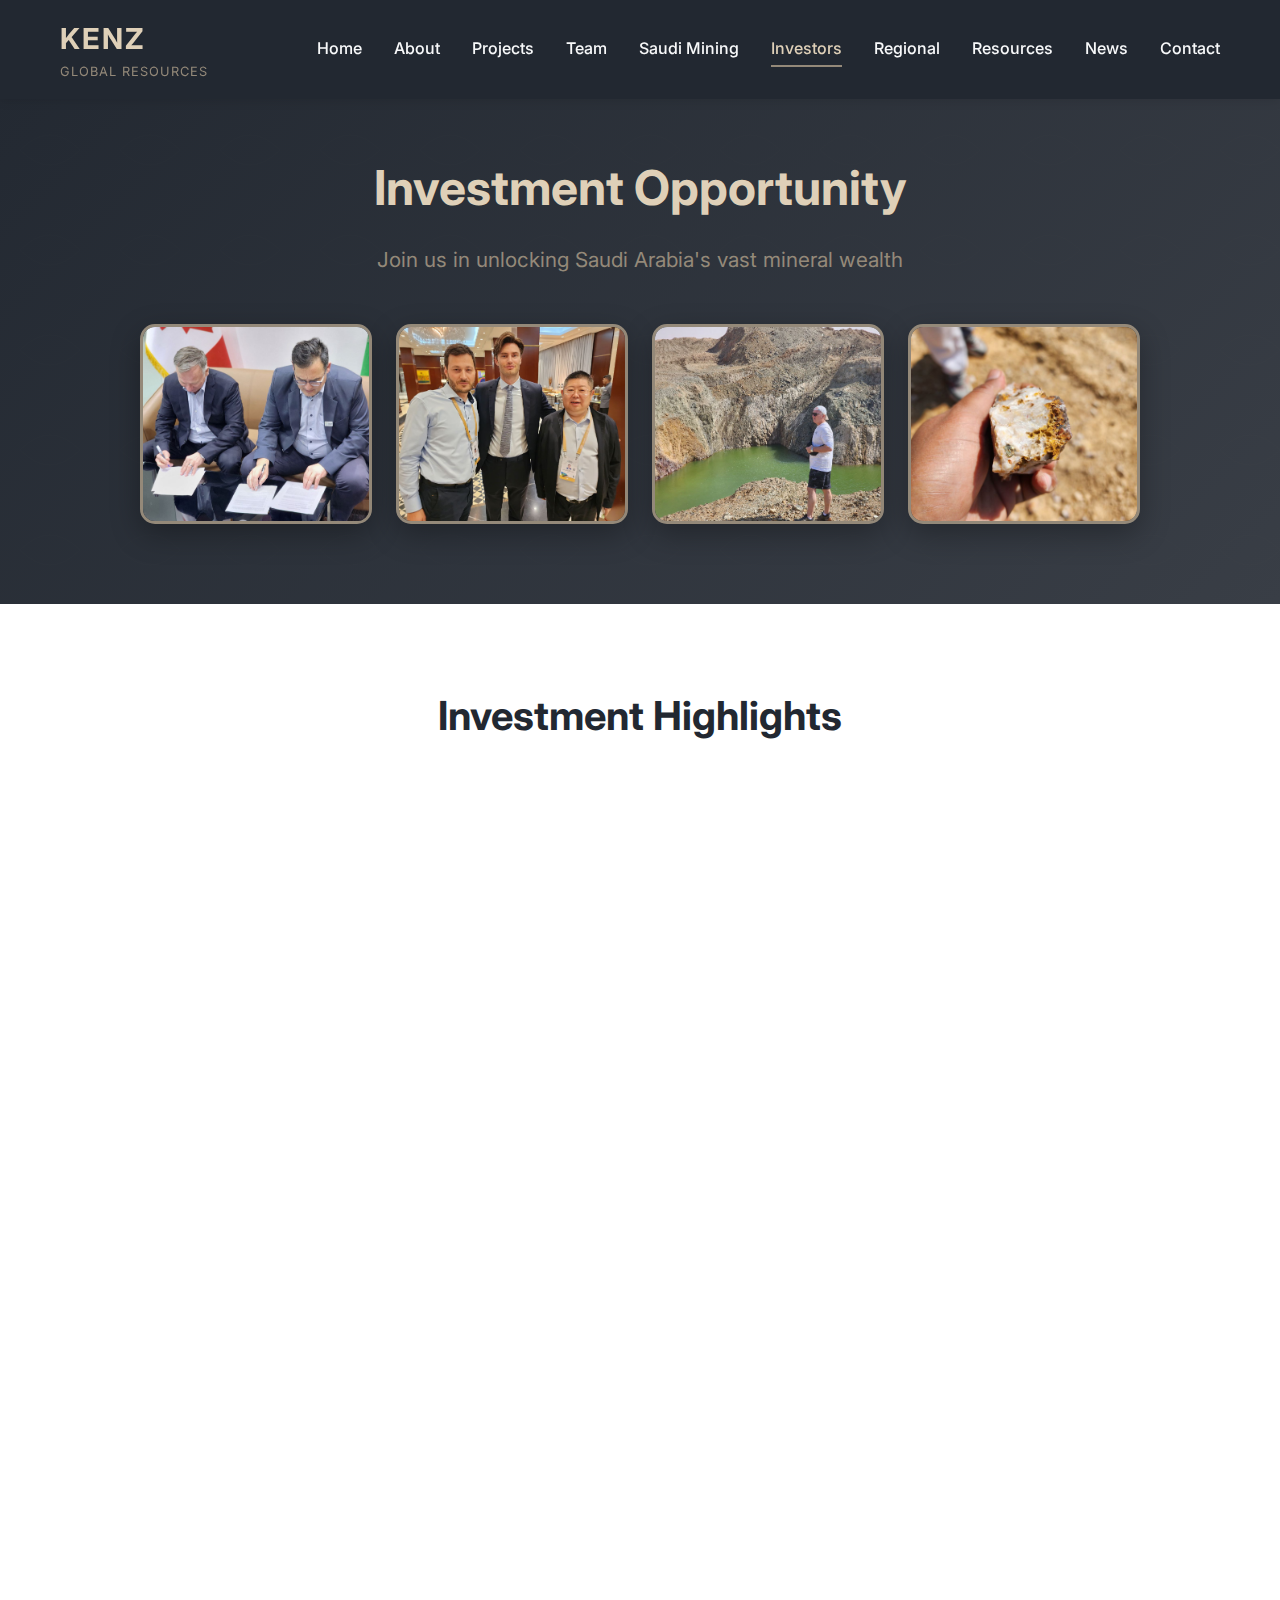
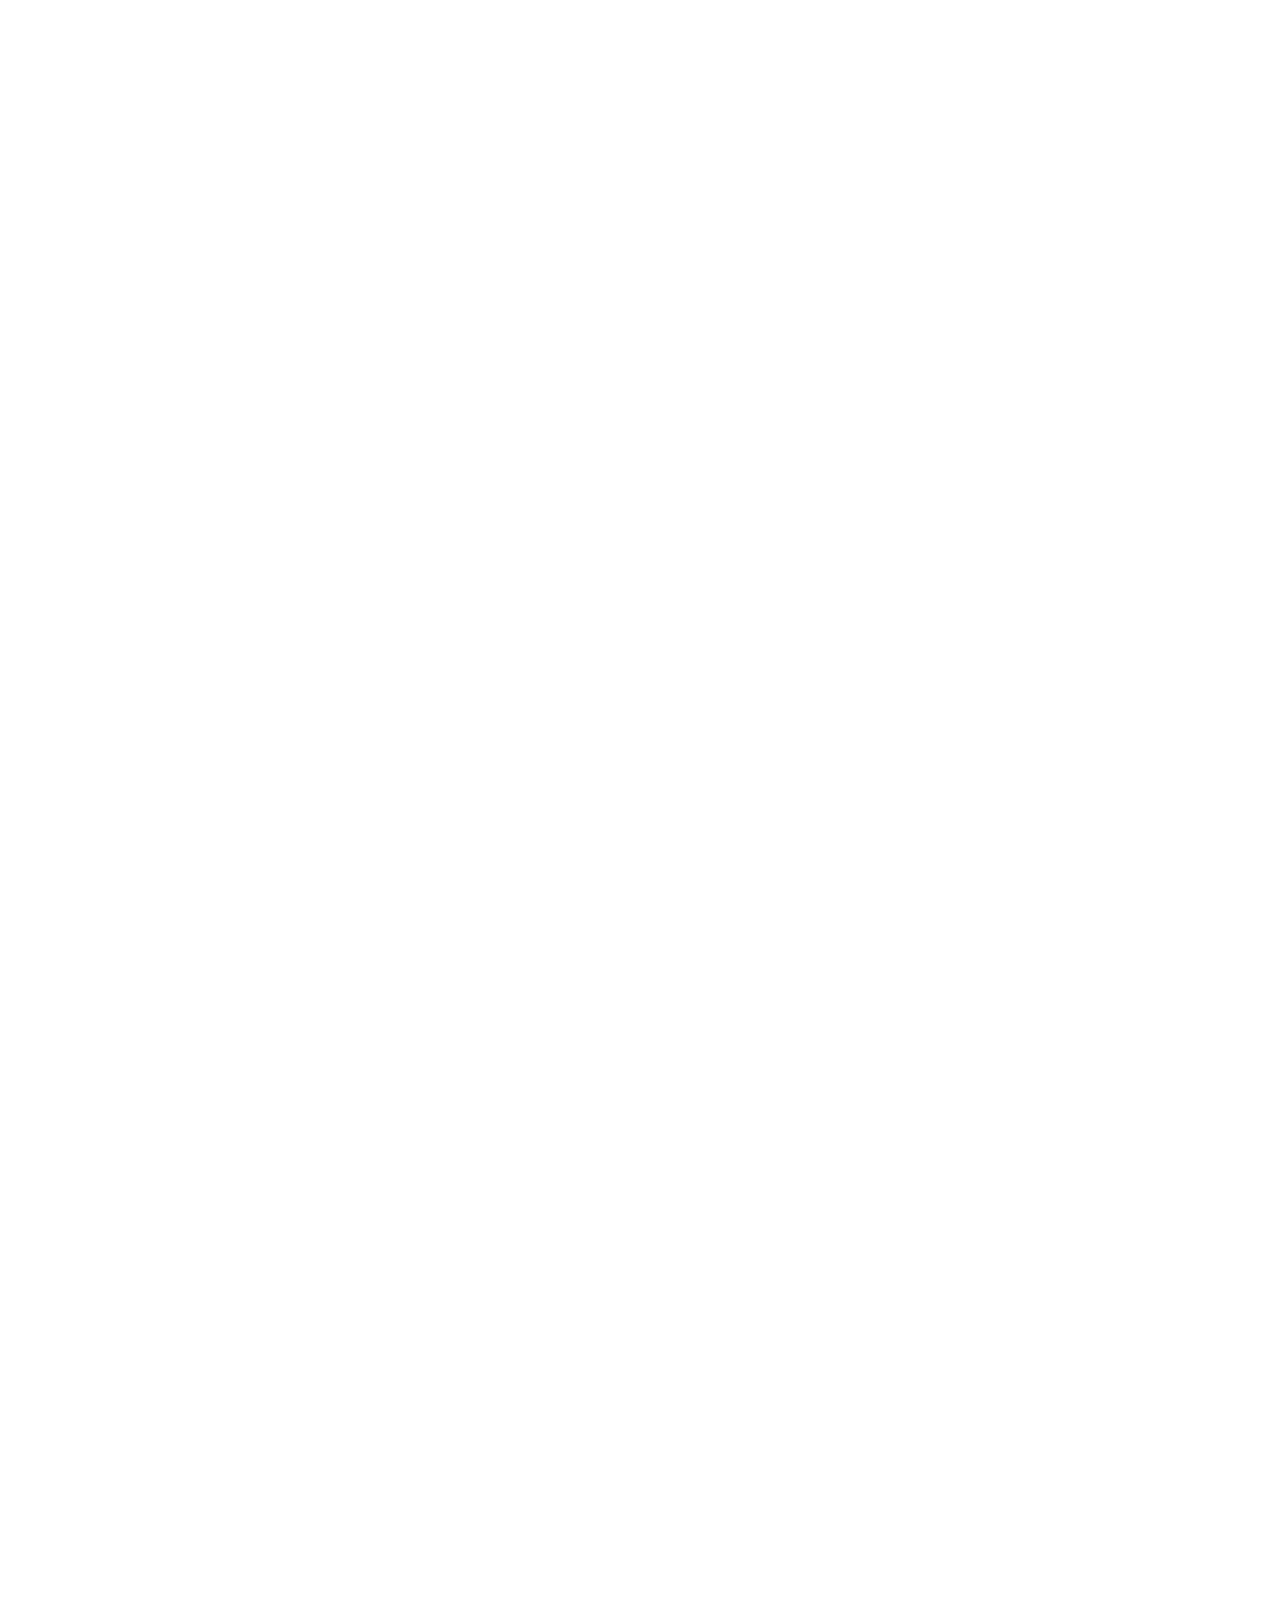
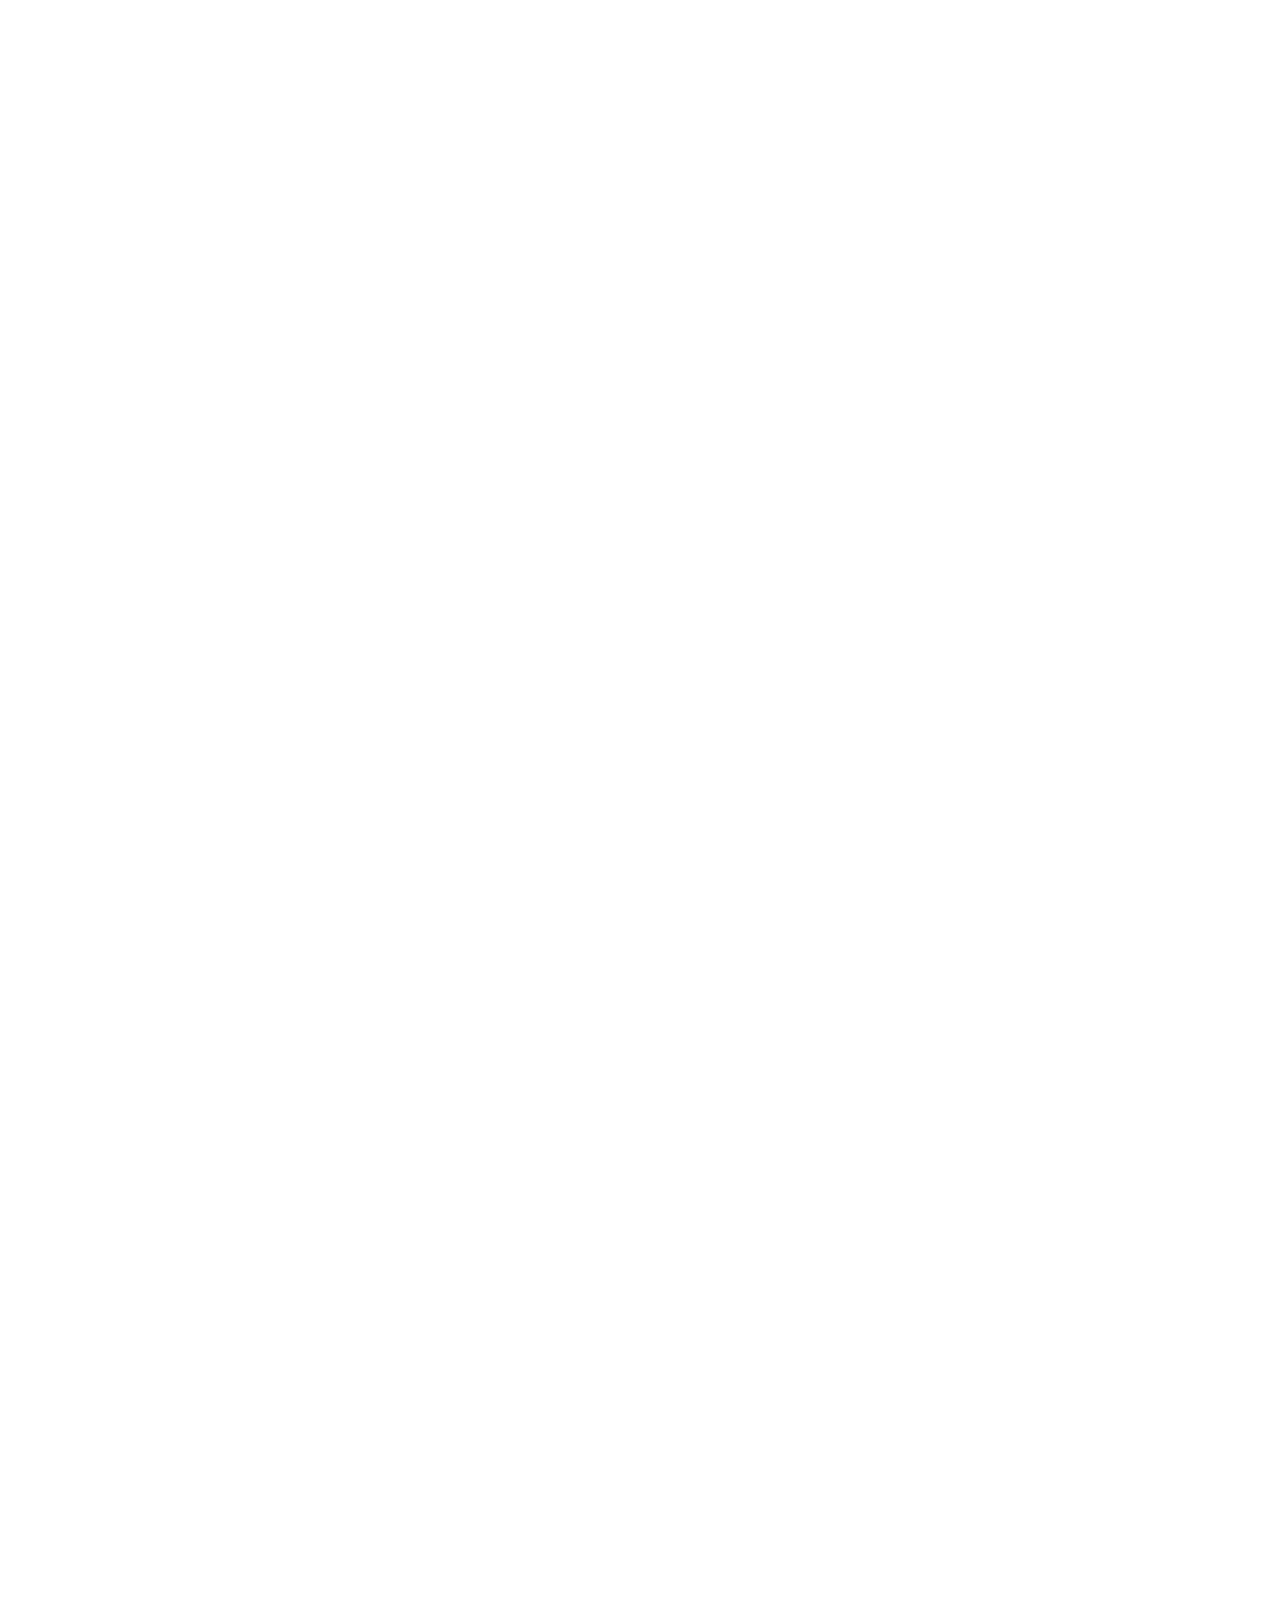
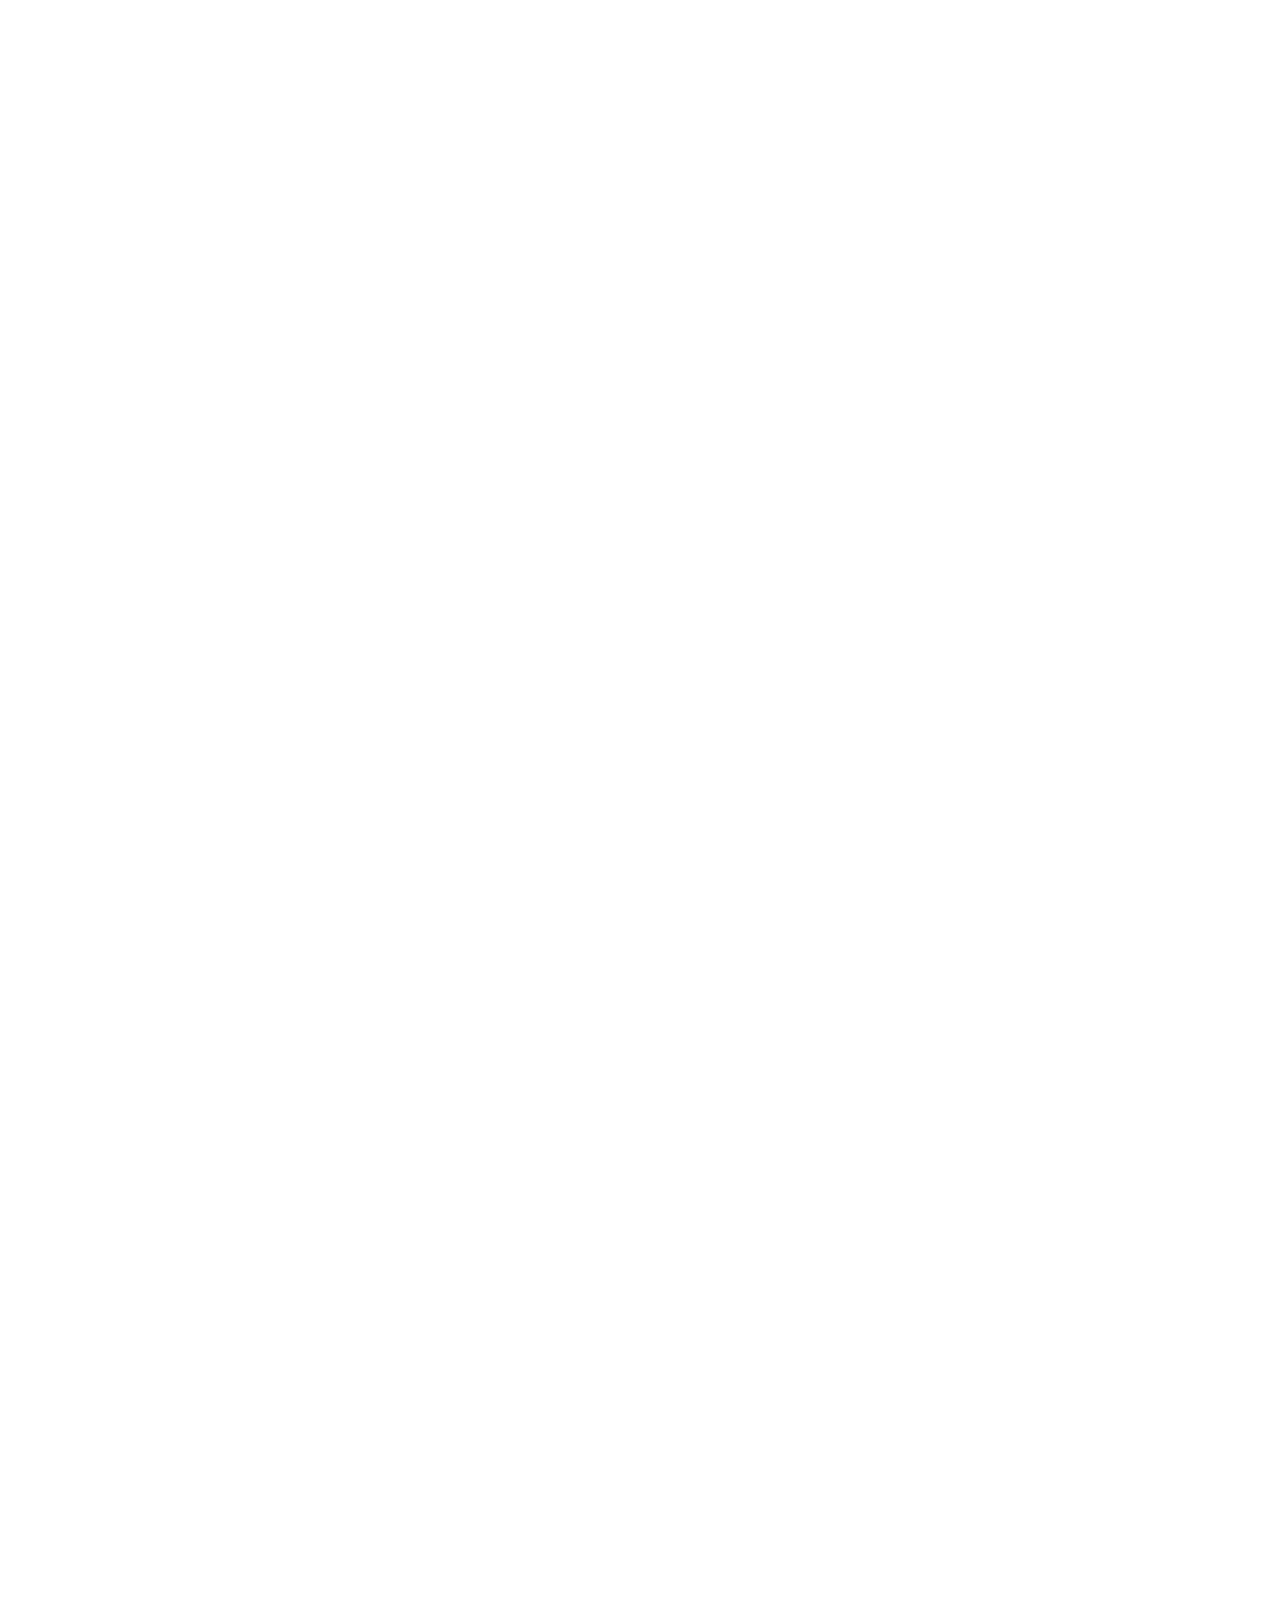
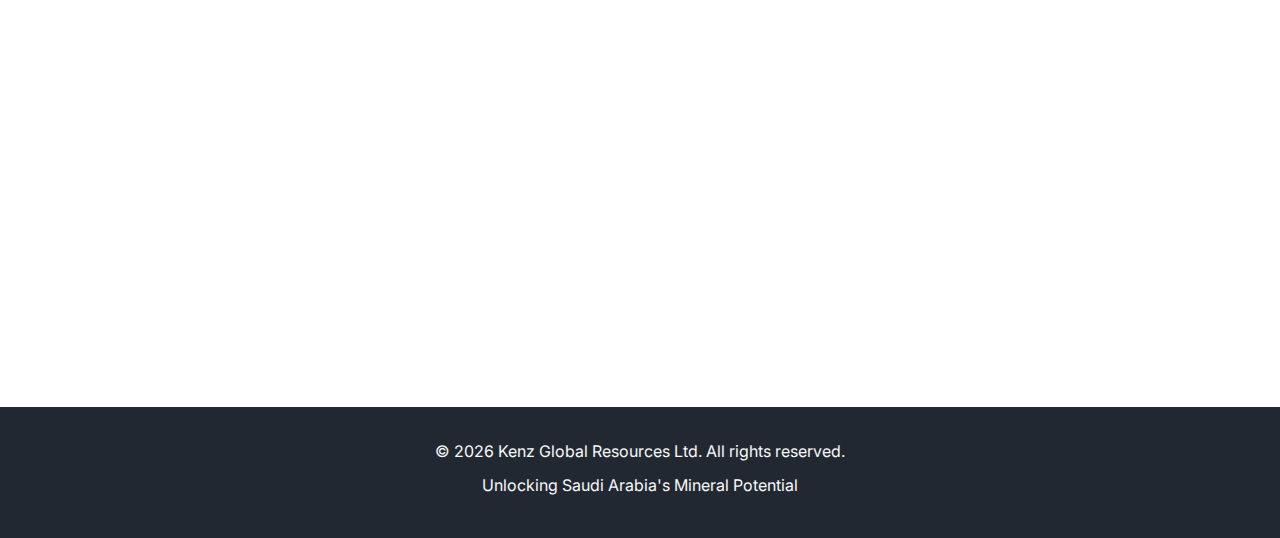
<file: investors.html>
<!DOCTYPE html>
<html lang="en">
<head>
    <meta charset="UTF-8">
    <meta name="viewport" content="width=device-width, initial-scale=1.0">
    <title>Investors - Kenz Global Resources</title>
    <link rel="stylesheet" href="styles.css">
    <link rel="stylesheet" href="investors.css">
    <link rel="stylesheet" href="icons.css">
    <link rel="preconnect" href="https://fonts.googleapis.com">
    <link rel="preconnect" href="https://fonts.gstatic.com" crossorigin>
    <link href="https://fonts.googleapis.com/css2?family=Inter:wght@300;400;500;600;700&display=swap" rel="stylesheet">
</head>
<body>
    <!-- Navigation -->
    <nav class="navbar">
        <div class="container">
            <div class="nav-brand">
                <h1>KENZ</h1>
                <span>GLOBAL RESOURCES</span>
            </div>
            <div class="nav-menu" id="navMenu">
                <a href="index.html" class="nav-link">Home</a>
                <a href="about.html" class="nav-link">About</a>
                <a href="projects.html" class="nav-link">Projects</a>
                <a href="team.html" class="nav-link">Team</a>
                <a href="saudi-mining.html" class="nav-link">Saudi Mining</a>
                <a href="investors.html" class="nav-link active">Investors</a>
                <a href="regional-operations.html" class="nav-link">Regional</a>
                <a href="resources.html" class="nav-link">Resources</a>
                <a href="news.html" class="nav-link">News</a>
                <a href="index.html#contact" class="nav-link">Contact</a>
            </div>
            <div class="nav-toggle" id="navToggle">
                <span></span>
                <span></span>
                <span></span>
            </div>
        </div>
    </nav>

    <!-- Investors Hero -->
    <section class="investors-hero">
        <div class="container">
            <h1>Investment Opportunity</h1>
            <p>Join us in unlocking Saudi Arabia's vast mineral wealth</p>
            
            <!-- Investment Hero Gallery -->
            <div class="investors-hero-gallery">
                <div class="hero-investment-grid">
                    <img src="pho_kenz - main - refined/Wayne Signing/5778251247315437245.jpg" alt="Strategic Partnerships">
                    <img src="pho_kenz - main - refined/Office/5780836272166782585.jpg" alt="Professional Operations">
                    <img src="pho_kenz - main - refined/Exploration site/5852967065332335193.jpg" alt="Exploration Assets">
                    <img src="pho_kenz - main - refined/Holding Rocks/5949569190581093495.jpg" alt="Mineral Discoveries">
                </div>
            </div>
        </div>
    </section>

    <!-- Investment Highlights -->
    <section class="section">
        <div class="container">
            <h2 class="section-title">Investment Highlights</h2>
            
            <div class="highlights-grid">
                <div class="highlight-card">
                    <div class="highlight-icon"><div class="icon icon-target"></div></div>
                    <h3>Strategic First-Mover Advantage</h3>
                    <p>Second Canadian company with MISA license, securing prime exploration assets before the sector matures</p>
                </div>
                
                <div class="highlight-card">
                    <div class="highlight-icon"><div class="icon icon-premium"></div></div>
                    <h3>Premium Asset Portfolio</h3>
                    <p>732 km² across 9 licenses in Saudi Arabia's most prospective mineral belts with high-grade targets</p>
                </div>
                
                <div class="highlight-card">
                    <div class="highlight-icon"><div class="icon icon-growth"></div></div>
                    <h3>Massive Market Opportunity</h3>
                    <p>Accessing Saudi's significant untapped mineral resources that remain largely underexplored</p>
                </div>
                
                <div class="highlight-card">
                    <div class="highlight-icon"><div class="icon icon-partnership"></div></div>
                    <h3>World-Class Leadership</h3>
                    <p>Board includes Ma'aden founder, ex-directors from Aramco/SABIC, and senior executives from Rio Tinto/BHP</p>
                </div>
                
                <div class="highlight-card">
                    <div class="highlight-icon"><div class="icon icon-finance"></div></div>
                    <h3>Government Support</h3>
                    <p>Up to $18M in exploration grants available plus 75% CAPEX funding for development projects</p>
                </div>
                
                <div class="highlight-card">
                    <div class="highlight-icon"><div class="icon icon-analytics"><span></span><span></span><span></span></div></div>
                    <h3>Clear Exit Strategy</h3>
                    <p>Multiple exit opportunities via TSX/ASX listing, trade sale to majors, or Saudi IPO on Tadawul</p>
                </div>
            </div>
        </div>
    </section>

    <!-- Current Funding Round -->
    <section class="section section-dark">
        <div class="container">
            <h2 class="section-title">Investment Opportunity</h2>
            
            <div class="funding-details">
                <div class="funding-card main">
                    <h3>Funding Round</h3>
                    <div class="funding-info">
                        <div class="info-item">
                            <span class="label">Purpose:</span>
                            <span class="value">Growth Capital</span>
                        </div>
                        <div class="info-item">
                            <span class="label">Use of Proceeds:</span>
                            <span class="value">Exploration programs, operations, and corporate development</span>
                        </div>
                        <div class="info-item">
                            <span class="label">Target:</span>
                            <span class="value">Strategic investors aligned with long-term vision</span>
                        </div>
                    </div>
                </div>
            </div>
        </div>
    </section>

    <!-- Investment Showcase -->
    <section class="section investment-showcase">
        <div class="container">
            <h2 class="section-title">Investment in Action</h2>
            <p class="section-subtitle">See our professional operations and strategic partnerships</p>
            
            <div class="investment-gallery">
                <div class="investment-category">
                    <h3>Strategic Leadership</h3>
                    <div class="investment-images">
                        <div class="investment-item">
                            <img src="pho_kenz - main - refined/Wayne Signing/5778251247315437245.jpg" alt="Strategic Partnership Agreements">
                            <div class="investment-overlay">
                                <h4>Strategic Partnerships</h4>
                                <p>Building key relationships in Saudi Arabia's mining sector</p>
                            </div>
                        </div>
                        <div class="investment-item">
                            <img src="pho_kenz - main - refined/Office/5780836272166782587.jpg" alt="Business Development">
                            <div class="investment-overlay">
                                <h4>Business Development</h4>
                                <p>Securing strategic agreements for growth</p>
                            </div>
                        </div>
                    </div>
                </div>
                
                <div class="investment-category">
                    <h3>Operational Excellence</h3>
                    <div class="investment-images">
                        <div class="investment-item">
                            <img src="pho_kenz - main - refined/Exploration site (Cars)/5843497268035045293.jpg" alt="Field Operations">
                            <div class="investment-overlay">
                                <h4>Field Operations</h4>
                                <p>Professional exploration teams delivering results</p>
                            </div>
                        </div>
                        <div class="investment-item">
                            <img src="pho_kenz - main - refined/Office/5778251247315437220.jpg" alt="Corporate Environment">
                            <div class="investment-overlay">
                                <h4>Corporate Excellence</h4>
                                <p>Professional infrastructure supporting growth</p>
                            </div>
                        </div>
                    </div>
                </div>
            </div>
        </div>
    </section>

    <!-- Use of Funds -->
    <section class="section">
        <div class="container">
            <h2 class="section-title">Use of Proceeds</h2>
            
            <div class="funds-allocation">
                <div class="allocation-card">
                    <h4>Exploration Programs</h4>
                    <ul>
                        <li>Initial drilling on priority targets</li>
                        <li>Geophysical surveys</li>
                        <li>Detailed geological mapping</li>
                        <li>Assaying and metallurgical testing</li>
                    </ul>
                </div>
                
                <div class="allocation-card">
                    <h4>License Transfers & Compliance</h4>
                    <ul>
                        <li>Complete transfer of 9 licenses</li>
                        <li>MISA compliance requirements</li>
                        <li>Environmental and social assessments</li>
                        <li>Legal and regulatory fees</li>
                    </ul>
                </div>
                
                <div class="allocation-card">
                    <h4>Working Capital</h4>
                    <ul>
                        <li>Operations in Saudi Arabia</li>
                        <li>Local office and infrastructure</li>
                        <li>Team expansion</li>
                        <li>Equipment and vehicles</li>
                    </ul>
                </div>
                
                <div class="allocation-card">
                    <h4>Corporate Development</h4>
                    <ul>
                        <li>Marketing and investor relations</li>
                        <li>Exchange listing preparation</li>
                        <li>Strategic partnerships</li>
                        <li>Corporate governance</li>
                    </ul>
                </div>
            </div>
        </div>
    </section>

    <!-- Asset Quality Gallery -->
    <section class="section asset-showcase">
        <div class="container">
            <h2 class="section-title">Quality Assets Portfolio</h2>
            <p class="section-subtitle">High-grade mineral discoveries from our Saudi exploration programs</p>
            
            <div class="assets-grid">
                <div class="asset-item">
                    <img src="pho_kenz - main - refined/Rocks/6043854627650257928.jpg" alt="High-Grade Samples">
                    <div class="asset-overlay">High-Grade Discoveries</div>
                </div>
                <div class="asset-item">
                    <img src="pho_kenz - main - refined/Holding Rocks/5787617252433052344.jpg" alt="Sample Analysis">
                    <div class="asset-overlay">Quality Analysis</div>
                </div>
                <div class="asset-item">
                    <img src="pho_kenz - main - refined/Rocks/5852967065332335223.jpg" alt="Mineral Specimens">
                    <div class="asset-overlay">Mineral Specimens</div>
                </div>
                <div class="asset-item">
                    <img src="pho_kenz - main - refined/Holding Rocks/5949569190581093496.jpg" alt="Field Collection">
                    <div class="asset-overlay">Field Collection</div>
                </div>
                <div class="asset-item">
                    <img src="pho_kenz - main - refined/Rocks/5787617252433052286.jpg" alt="Geological Samples">
                    <div class="asset-overlay">Geological Samples</div>
                </div>
                <div class="asset-item">
                    <img src="pho_kenz - main - refined/Holding Rocks/5787617252433052418.jpg" alt="Resource Potential">
                    <div class="asset-overlay">Resource Potential</div>
                </div>
            </div>
        </div>
    </section>

    <!-- Development Timeline -->
    <section class="section section-accent">
        <div class="container">
            <h2 class="section-title">Development Timeline</h2>
            
            <div class="timeline-projection">
                <div class="projection-item">
                    <div class="timeline-marker">Phase 1</div>
                    <h4>Foundation</h4>
                    <p>Complete license transfers, establish Saudi operations, commence initial exploration</p>
                </div>
                
                <div class="projection-item">
                    <div class="timeline-marker">Phase 2</div>
                    <h4>Discovery</h4>
                    <p>Drilling programs, resource definition, apply for government grants</p>
                </div>
                
                <div class="projection-item">
                    <div class="timeline-marker">Phase 3</div>
                    <h4>Resource Development</h4>
                    <p>JORC-compliant resources, feasibility studies, strategic partnerships</p>
                </div>
                
                <div class="projection-item">
                    <div class="timeline-marker">Phase 4</div>
                    <h4>Production Planning</h4>
                    <p>Mine development planning and financing arrangements</p>
                </div>
            </div>
        </div>
    </section>



    <!-- Risk Mitigation -->
    <section class="section section-dark">
        <div class="container">
            <h2 class="section-title">Risk Mitigation</h2>
            
            <div class="risk-grid">
                <div class="risk-card">
                    <h4>Political Risk <span class="icon icon-check"></span></h4>
                    <p>Saudi Arabia offers exceptional political stability with strong government support for mining sector development under Vision 2030</p>
                </div>
                
                <div class="risk-card">
                    <h4>Technical Risk <span class="icon icon-check"></span></h4>
                    <p>Proven geological team with 75+ years combined experience in Arabian Shield, partnered with MSA Group and Rayyan Resources</p>
                </div>
                
                <div class="risk-card">
                    <h4>Financial Risk <span class="icon icon-check"></span></h4>
                    <p>Access to government grants covering up to 75% of exploration costs</p>
                </div>
                
                <div class="risk-card">
                    <h4>Market Risk <span class="icon icon-check"></span></h4>
                    <p>Diversified commodity exposure (gold, copper, zinc) with growing global demand for critical minerals</p>
                </div>
            </div>
        </div>
    </section>

    <!-- Key Investment Terms -->
    <section class="section">
        <div class="container">
            <h2 class="section-title">Key Investment Terms</h2>
            
            <div class="terms-grid">
                <div class="terms-card">
                    <h3>Investment Structure</h3>
                    <ul>
                        <li>Common shares with full voting rights</li>
                        <li>Half warrant coverage at 50% premium</li>
                        <li>No liquidation preference</li>
                        <li>Standard drag-along/tag-along rights</li>
                    </ul>
                </div>
                
                <div class="terms-card">
                    <h3>Board & Governance</h3>
                    <ul>
                        <li>7-member board with independent directors</li>
                        <li>Quarterly reporting to shareholders</li>
                        <li>Annual audited financials</li>
                        <li>ESG compliance framework</li>
                    </ul>
                </div>
                
                <div class="terms-card">
                    <h3>Exit Provisions</h3>
                    <ul>
                        <li>Target liquidity event within 24-36 months</li>
                        <li>TSX-V or ASX listing planned</li>
                        <li>Right of first refusal on share transfers</li>
                        <li>Co-sale rights for major investors</li>
                    </ul>
                </div>
            </div>
        </div>
    </section>

    <!-- Contact CTA -->
    <section class="section investor-cta">
        <div class="container">
            <div class="cta-content">
                <h2>Ready to Invest?</h2>
                <p>Join us in building the next major mining company in Saudi Arabia</p>
                <div class="cta-buttons">
                    <a href="index.html#contact" class="cta-button primary">Contact Us</a>
                    <a href="#" class="cta-button secondary">Download Investor Deck</a>
                </div>
            </div>
        </div>
    </section>

    <!-- Footer -->
    <footer class="footer">
        <div class="container">
            <p>&copy; 2025 Kenz Global Resources Ltd. All rights reserved.</p>
            <p>Unlocking Saudi Arabia's Mineral Potential</p>
        </div>
    </footer>

    <script src="script.js"></script>
</body>
</html>
</file>
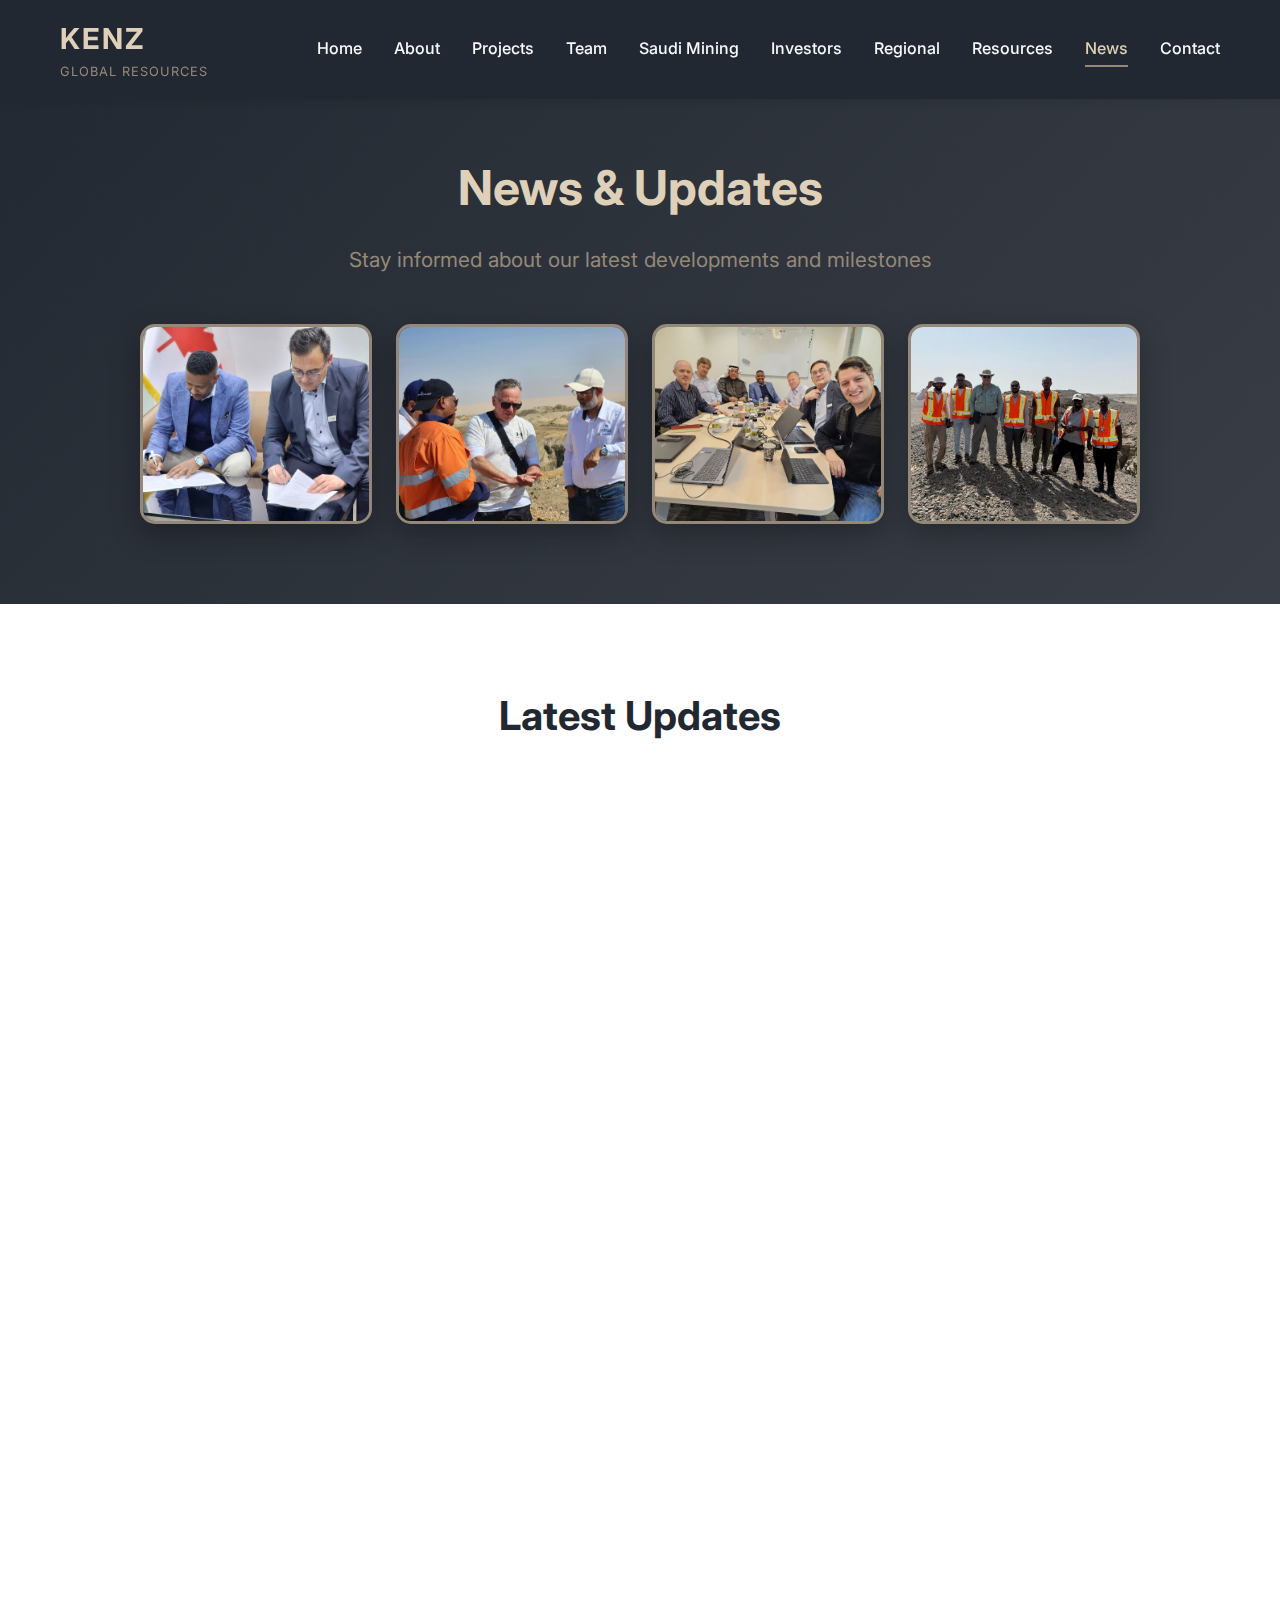
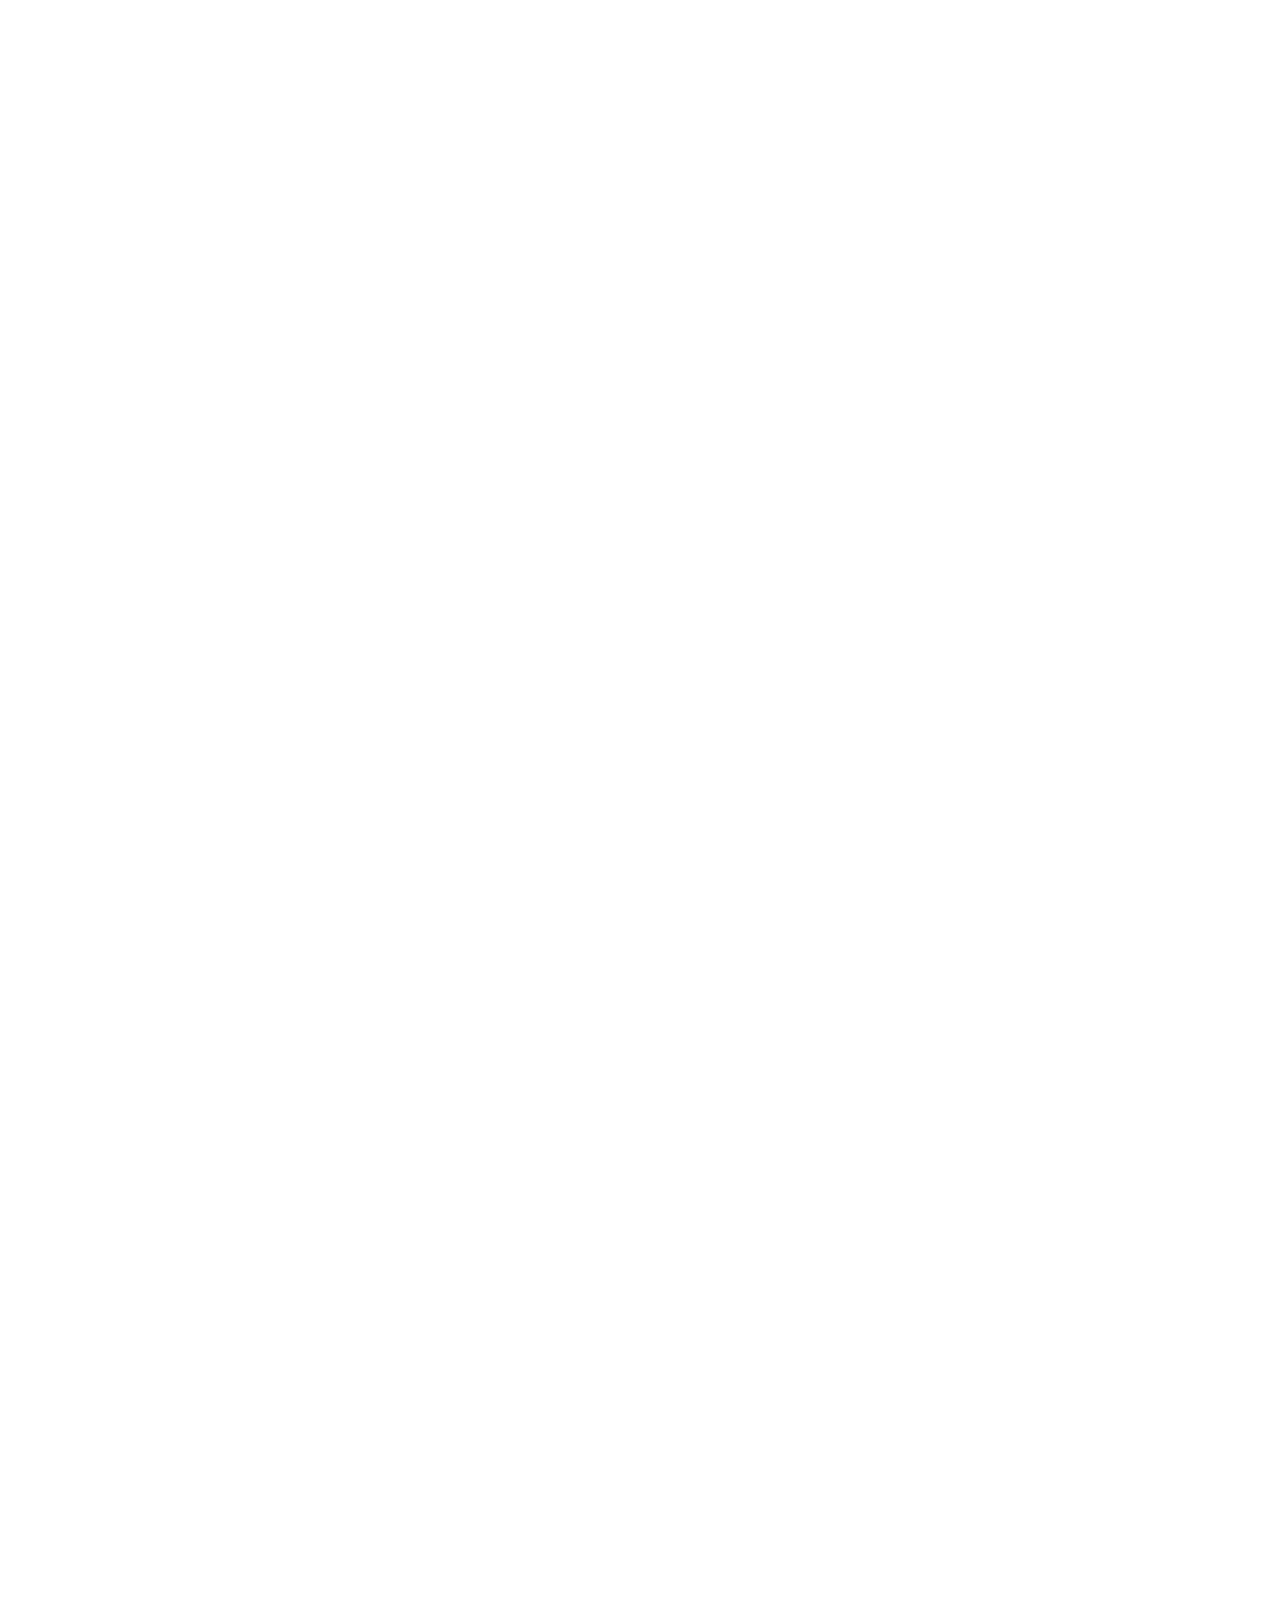
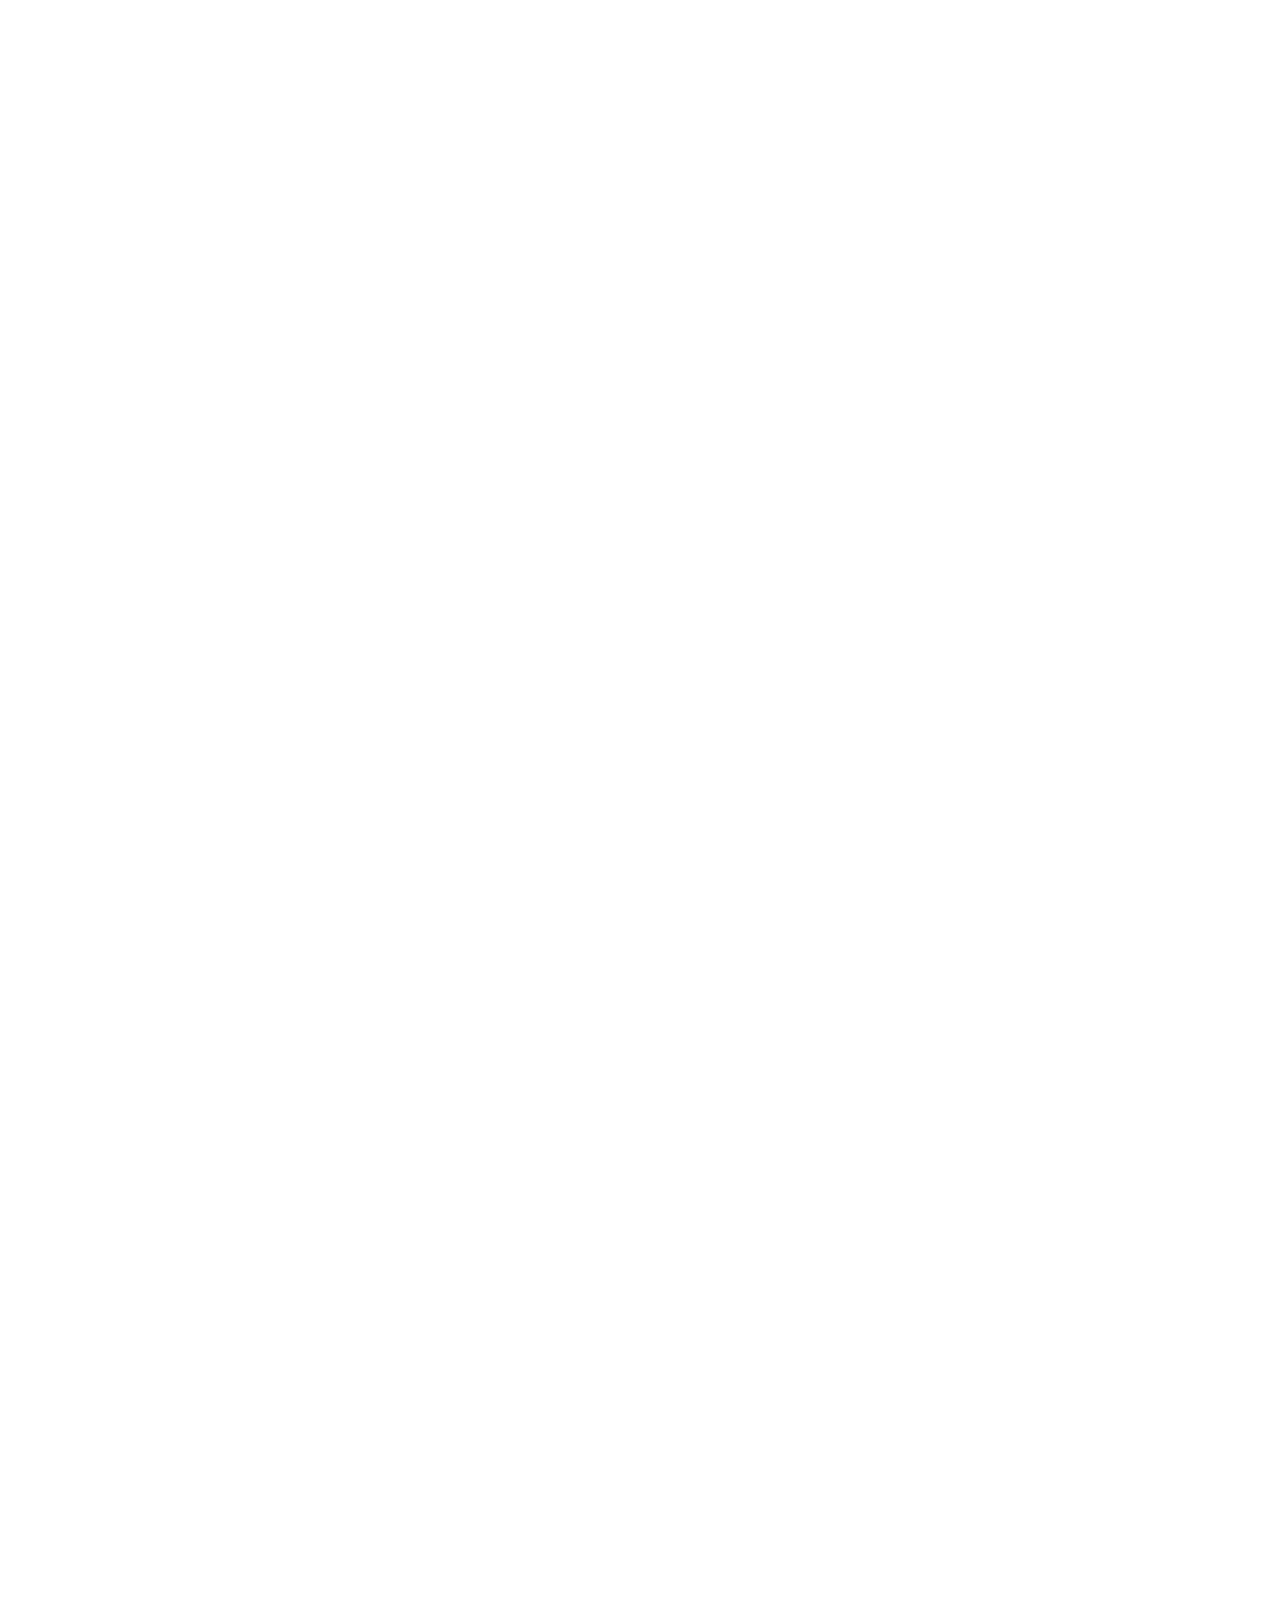
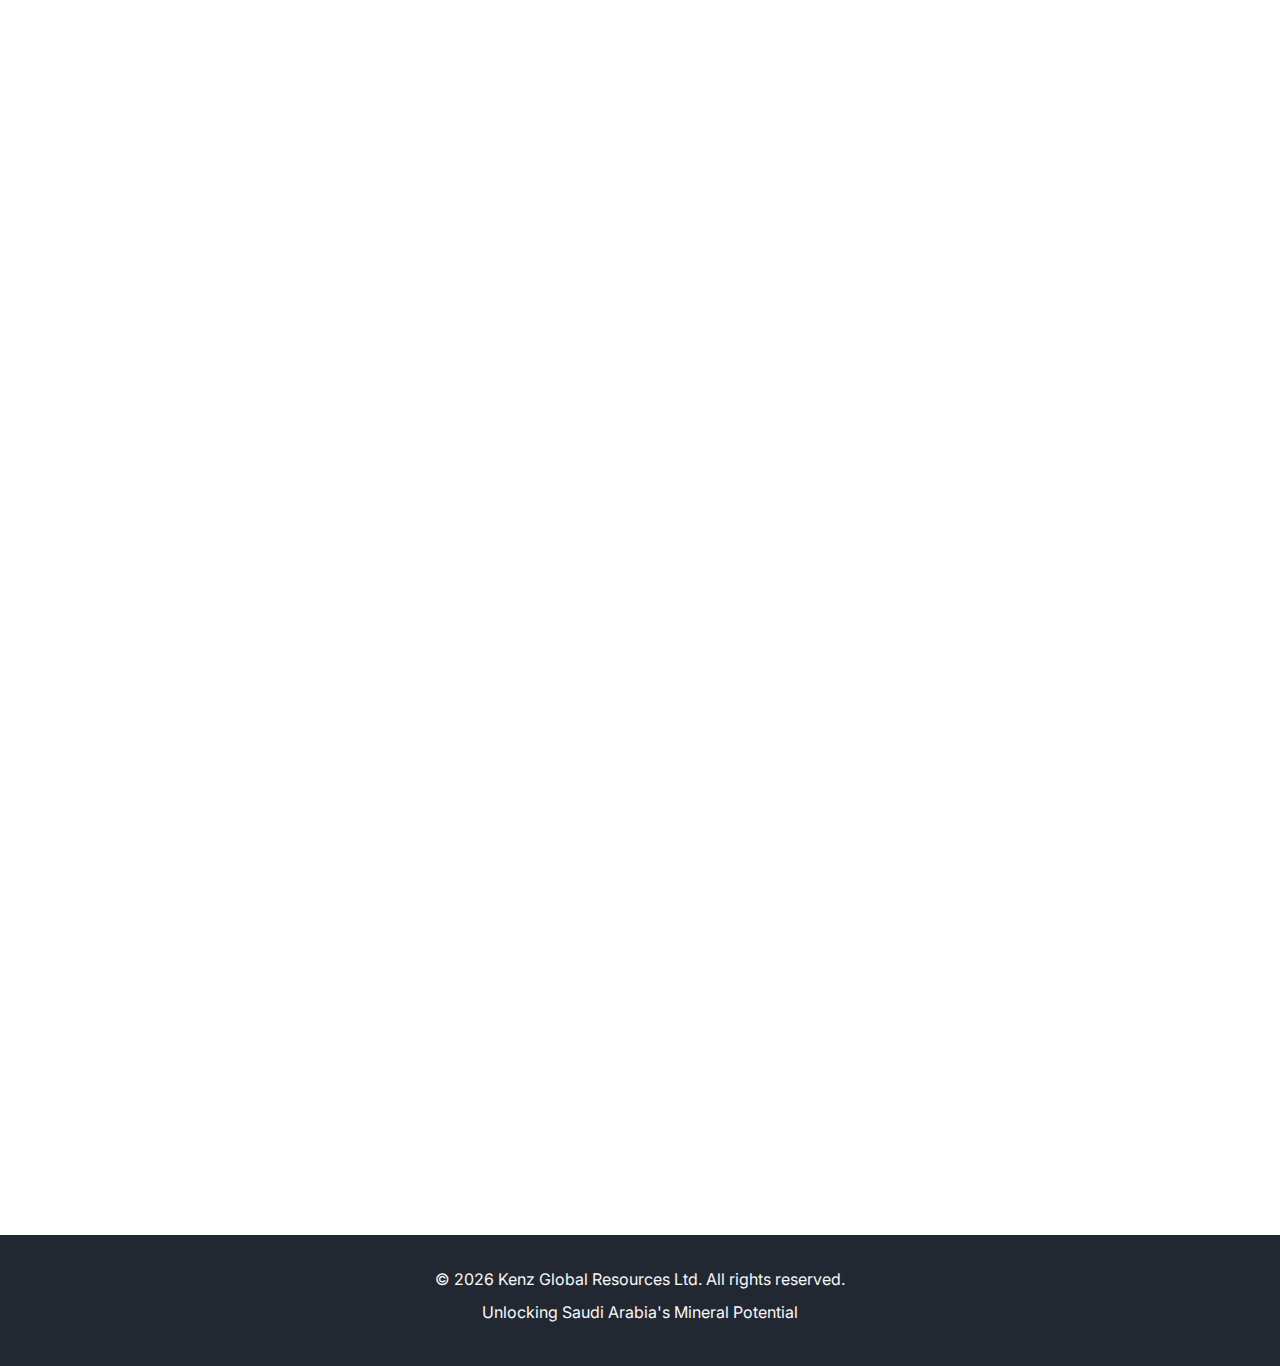
<file: news.html>
<!DOCTYPE html>
<html lang="en">
<head>
    <meta charset="UTF-8">
    <meta name="viewport" content="width=device-width, initial-scale=1.0">
    <title>News & Updates - Kenz Global Resources</title>
    <link rel="stylesheet" href="styles.css">
    <link rel="stylesheet" href="news.css">
    <link rel="stylesheet" href="icons.css">
    <link rel="preconnect" href="https://fonts.googleapis.com">
    <link rel="preconnect" href="https://fonts.gstatic.com" crossorigin>
    <link href="https://fonts.googleapis.com/css2?family=Inter:wght@300;400;500;600;700&display=swap" rel="stylesheet">
</head>
<body>
    <!-- Navigation -->
    <nav class="navbar">
        <div class="container">
            <div class="nav-brand">
                <h1>KENZ</h1>
                <span>GLOBAL RESOURCES</span>
            </div>
            <div class="nav-menu" id="navMenu">
                <a href="index.html" class="nav-link">Home</a>
                <a href="about.html" class="nav-link">About</a>
                <a href="projects.html" class="nav-link">Projects</a>
                <a href="team.html" class="nav-link">Team</a>
                <a href="saudi-mining.html" class="nav-link">Saudi Mining</a>
                <a href="investors.html" class="nav-link">Investors</a>
                <a href="regional-operations.html" class="nav-link">Regional</a>
                <a href="resources.html" class="nav-link">Resources</a>
                <a href="news.html" class="nav-link active">News</a>
                <a href="index.html#contact" class="nav-link">Contact</a>
            </div>
            <div class="nav-toggle" id="navToggle">
                <span></span>
                <span></span>
                <span></span>
            </div>
        </div>
    </nav>

    <!-- News Hero -->
    <section class="news-hero">
        <div class="container">
            <h1>News & Updates</h1>
            <p>Stay informed about our latest developments and milestones</p>
            
            <!-- News Hero Gallery -->
            <div class="news-hero-gallery">
                <div class="hero-news-grid">
                    <img src="pho_kenz - main - refined/Nadir Signing/5778251247315437230.jpg" alt="Latest Agreements">
                    <img src="pho_kenz - main - refined/Exploration site/5852967065332335211.jpg" alt="Field Updates">
                    <img src="pho_kenz - main - refined/Office/5778251247315437266.jpg" alt="Corporate News">
                    <img src="pho_kenz - main - refined/Exploration site (Group Pics)/a8b50d14-902e-4370-b693-f594228006be.jpeg" alt="Team Milestones">
                </div>
            </div>
        </div>
    </section>

    <!-- Latest News -->
    <section class="section">
        <div class="container">
            <h2 class="section-title">Latest Updates</h2>
            
            <div class="news-grid">
                <article class="news-card featured">
                    <div class="news-date">January 2025</div>
                    <h3>Kenz Completes Strategic Site Selection with Rayyan Resources</h3>
                    <p>Completed comprehensive site selection process in collaboration with Rayyan Resources and MSA Group, identifying high-priority targets across our 9 license areas.</p>
                    <div class="news-tags">
                        <span class="tag">Exploration</span>
                        <span class="tag">Partnership</span>
                    </div>
                </article>

                <article class="news-card">
                    <div class="news-date">January 2025</div>
                    <h3>License Transfer Process Initiated</h3>
                    <p>Commenced the transfer of 9 exploration licenses to majority-owned Kenz subsidiaries, marking a major milestone in our Saudi operations.</p>
                    <div class="news-tags">
                        <span class="tag">Corporate</span>
                        <span class="tag">Regulatory</span>
                    </div>
                </article>

                <article class="news-card">
                    <div class="news-date">December 2024</div>
                    <h3>Funding Round Launched</h3>
                    <p>Announced funding round to accelerate exploration activities and complete license transfers.</p>
                    <div class="news-tags">
                        <span class="tag">Financing</span>
                        <span class="tag">Investment</span>
                    </div>
                </article>

                <article class="news-card">
                    <div class="news-date">November 2024</div>
                    <h3>Regional Exploration Programs Launched</h3>
                    <p>Initiated targeted exploration programs across the Afif, Hail, and Asir mineral belts - Saudi Arabia's most prospective regions.</p>
                    <div class="news-tags">
                        <span class="tag">Exploration</span>
                        <span class="tag">Operations</span>
                    </div>
                </article>



                <article class="news-card">
                    <div class="news-date">September 2024</div>
                    <h3>Technical Team Expansion</h3>
                    <p>Welcomed Johnny D. Mpoyo as Principal Geologist, bringing 20+ years of Arabian Shield exploration experience.</p>
                    <div class="news-tags">
                        <span class="tag">Team</span>
                        <span class="tag">Leadership</span>
                    </div>
                </article>
            </div>
        </div>
    </section>

    <!-- News in Action Showcase -->
    <section class="section news-showcase">
        <div class="container">
            <h2 class="section-title">Company Developments</h2>
            <p class="section-subtitle">Visual highlights of our latest achievements and operational progress</p>
            
            <div class="news-gallery">
                <div class="news-category">
                    <h3>Major Achievements</h3>
                    <div class="news-images">
                        <div class="news-item">
                            <img src="pho_kenz - main - refined/Wayne Signing/5778251247315437242.jpg" alt="Strategic Agreements">
                            <div class="news-overlay">
                                <h4>Strategic Partnerships</h4>
                                <p>Major partnership agreements driving company growth</p>
                            </div>
                        </div>
                        <div class="news-item">
                            <img src="pho_kenz - main - refined/Exploration site/5823282699513743197.jpg" alt="Exploration Progress">
                            <div class="news-overlay">
                                <h4>Exploration Milestones</h4>
                                <p>Significant progress in our exploration programs</p>
                            </div>
                        </div>
                    </div>
                </div>
                
                <div class="news-category">
                    <h3>Operational Updates</h3>
                    <div class="news-images">
                        <div class="news-item">
                            <img src="pho_kenz - main - refined/Office/5780836272166782587.jpg" alt="Leadership Updates">
                            <div class="news-overlay">
                                <h4>Leadership Excellence</h4>
                                <p>Key leadership developments and strategic initiatives</p>
                            </div>
                        </div>
                        <div class="news-item">
                            <img src="pho_kenz - main - refined/Exploration site (Cars)/5843669895655573052.jpg" alt="Field Operations">
                            <div class="news-overlay">
                                <h4>Field Operations</h4>
                                <p>Expanding operational capabilities across Saudi Arabia</p>
                            </div>
                        </div>
                    </div>
                </div>
            </div>
        </div>
    </section>

    <!-- Company Milestones -->
    <section class="section section-accent">
        <div class="container">
            <h2 class="section-title">Major Milestones</h2>
            
            <div class="milestones-timeline">
                <div class="milestone">
                    <div class="milestone-year">2025</div>
                    <div class="milestone-content">
                        <h4>Operational Excellence</h4>
                        <ul>
                            <li>Completed strategic site selection across 9 licenses</li>
                            <li>Initiated license transfer to Kenz subsidiaries</li>
                            <li>Launched Series A-2 funding round</li>
                            <li>Prepared for initial drilling programs</li>
                        </ul>
                    </div>
                </div>

                <div class="milestone">
                    <div class="milestone-year">2024</div>
                    <div class="milestone-content">
                        <h4>Rapid Expansion</h4>
                        <ul>
                            <li>Secured 9 exploration licenses covering 732 km²</li>
                            <li>Established partnerships with 4 Saudi companies</li>
                            <li>Built world-class technical team</li>
                            <li>Launched regional exploration programs</li>
                        </ul>
                    </div>
                </div>

                <div class="milestone">
                    <div class="milestone-year">2023</div>
                    <div class="milestone-content">
                        <h4>Building Foundation</h4>
                        <ul>
                            <li>Completed 40+ site selections and applications</li>
                            <li>Developed proprietary geological database</li>
                            <li>Established key government relationships</li>
                            <li>Secured technical partnerships with MSA and Rayyan</li>
                        </ul>
                    </div>
                </div>

                <div class="milestone">
                    <div class="milestone-year">2022</div>
                    <div class="milestone-content">
                        <h4>Early Mover Advantage</h4>
                        <ul>
                            <li>Became 2nd Canadian company with MISA license</li>
                            <li>Established Saudi operations</li>
                            <li>Initiated geological assessment of Arabian Shield</li>
                            <li>Built initial technical team</li>
                        </ul>
                    </div>
                </div>

                <div class="milestone">
                    <div class="milestone-year">2021</div>
                    <div class="milestone-content">
                        <h4>Company Founded</h4>
                        <ul>
                            <li>Kenz Global Resources incorporated in Q4 2021</li>
                            <li>Vision established to unlock Arabian Nubian Shield potential</li>
                            <li>Initial capital raised from founding investors</li>
                            <li>Strategic planning for Saudi market entry</li>
                        </ul>
                    </div>
                </div>
            </div>
        </div>
    </section>

    <!-- Discovery Gallery -->
    <section class="section discovery-showcase">
        <div class="container">
            <h2 class="section-title">Recent Discoveries</h2>
            <p class="section-subtitle">Latest mineral discoveries and exploration achievements from our Saudi operations</p>
            
            <div class="discovery-grid">
                <div class="discovery-item">
                    <img src="pho_kenz - main - refined/Rocks/6043854627650257928.jpg" alt="New Discoveries">
                    <div class="discovery-overlay">New Mineral Discoveries</div>
                </div>
                <div class="discovery-item">
                    <img src="pho_kenz - main - refined/Holding Rocks/5787617252433052344.jpg" alt="Quality Assessment">
                    <div class="discovery-overlay">Quality Assessment</div>
                </div>
                <div class="discovery-item">
                    <img src="pho_kenz - main - refined/Rocks/5787617252433052286.jpg" alt="Geological Findings">
                    <div class="discovery-overlay">Geological Findings</div>
                </div>
                <div class="discovery-item">
                    <img src="pho_kenz - main - refined/Holding Rocks/5843497268035045301.jpg" alt="Sample Analysis">
                    <div class="discovery-overlay">Sample Analysis</div>
                </div>
            </div>
        </div>
    </section>

    <!-- Press Releases -->
    <section class="section">
        <div class="container">
            <h2 class="section-title">Press Releases</h2>
            
            <div class="press-releases">
                <div class="press-release">
                    <div class="press-date">January 15, 2025</div>
                    <h4>Kenz Global Resources Advances Saudi Arabian Exploration Portfolio</h4>
                    <p>Company completes strategic site selection and prepares for 2025 drilling campaign across 732 km² license area.</p>
                    <a href="#" class="press-link">Read Full Release →</a>
                </div>

                <div class="press-release">
                    <div class="press-date">December 1, 2024</div>
                    <h4>Kenz Announces Funding Round</h4>
                    <p>Funding to accelerate exploration activities and complete transfer of 9 exploration licenses in Saudi Arabia.</p>
                    <a href="#" class="press-link">Read Full Release →</a>
                </div>

                <div class="press-release">
                    <div class="press-date">September 1, 2024</div>
                    <h4>Kenz Strengthens Technical Team with Key Appointments</h4>
                    <p>Company appoints Johnny D. Mpoyo as Principal Geologist to lead exploration programs.</p>
                    <a href="#" class="press-link">Read Full Release →</a>
                </div>
            </div>
        </div>
    </section>





    <!-- Newsletter Signup -->
    <section class="section newsletter-section">
        <div class="container">
            <div class="newsletter-content">
                <h2>Stay Updated</h2>
                <p>Subscribe to receive the latest news and updates from Kenz Global Resources</p>
                <form class="newsletter-form">
                    <input type="email" placeholder="Enter your email address" required>
                    <button type="submit">Subscribe</button>
                </form>
            </div>
        </div>
    </section>

    <!-- Footer -->
    <footer class="footer">
        <div class="container">
            <p>&copy; 2025 Kenz Global Resources Ltd. All rights reserved.</p>
            <p>Unlocking Saudi Arabia's Mineral Potential</p>
        </div>
    </footer>

    <script src="script.js"></script>
</body>
</html>
</file>
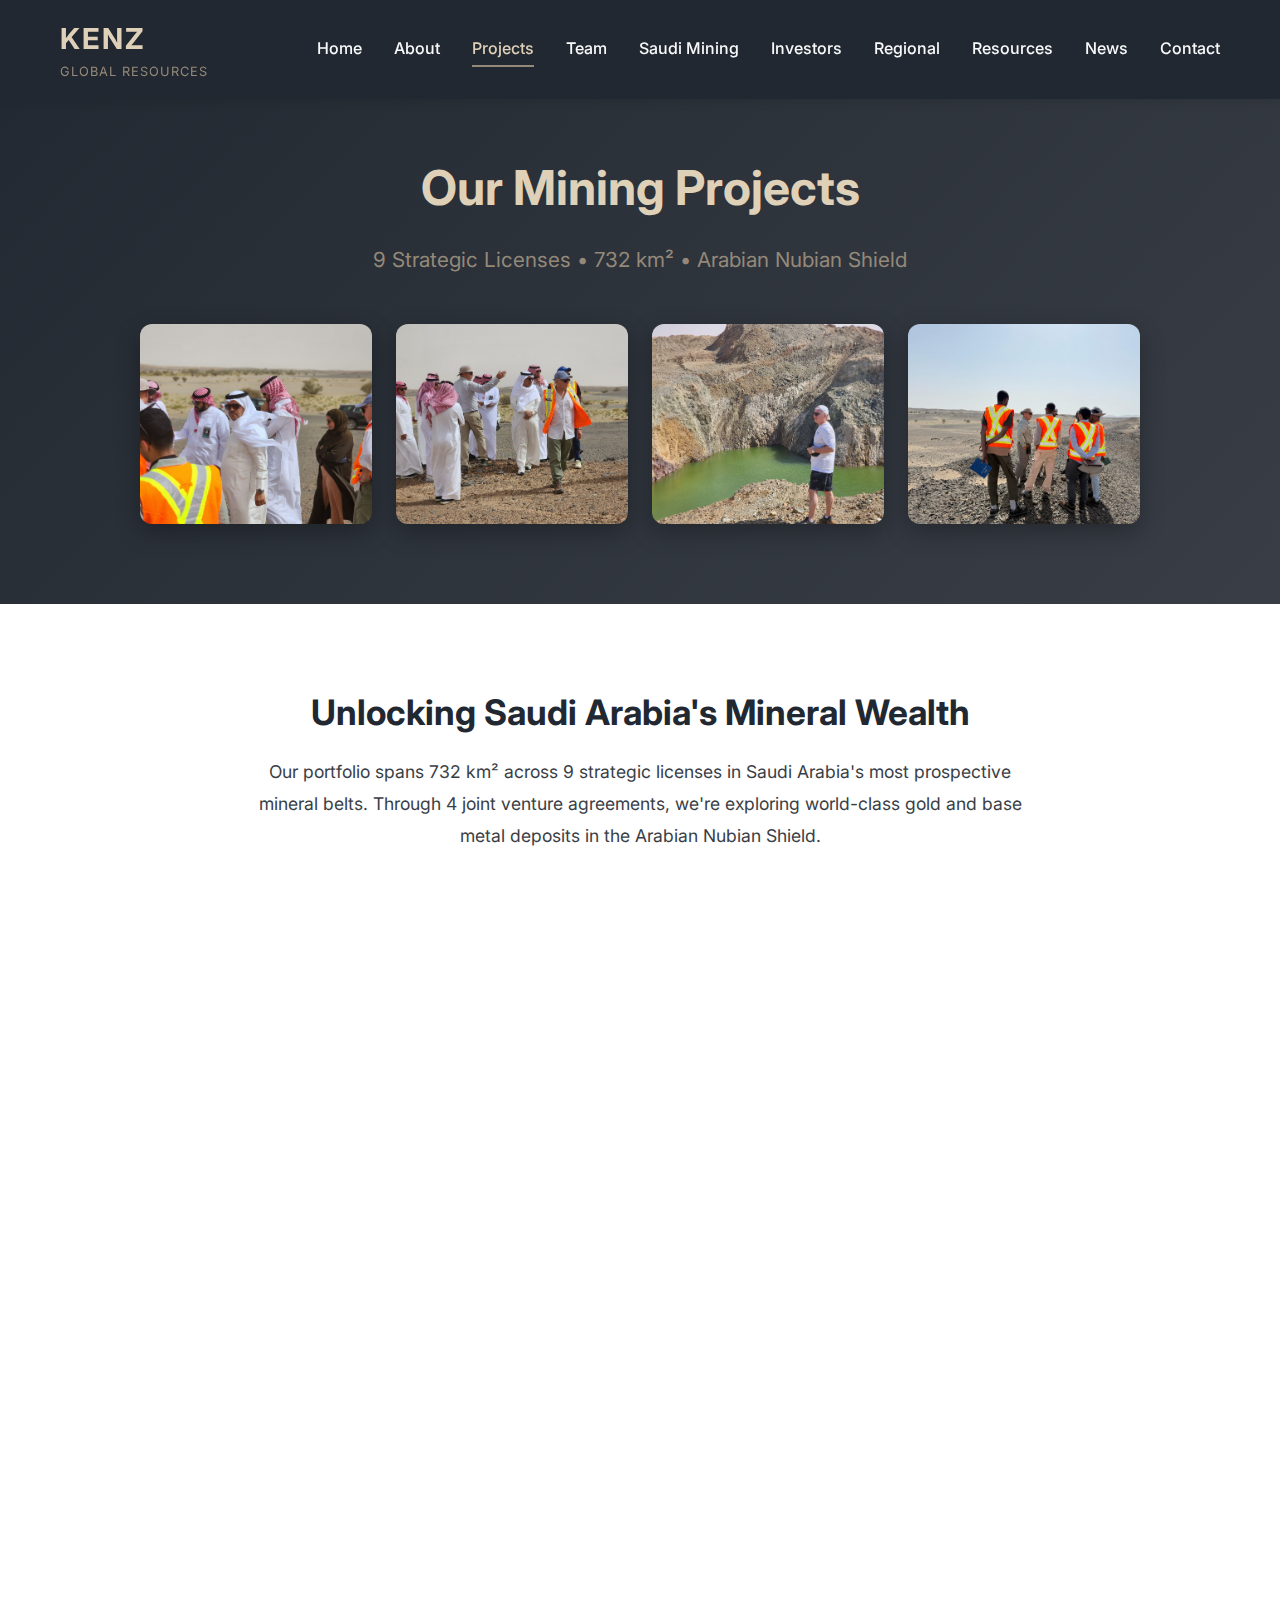
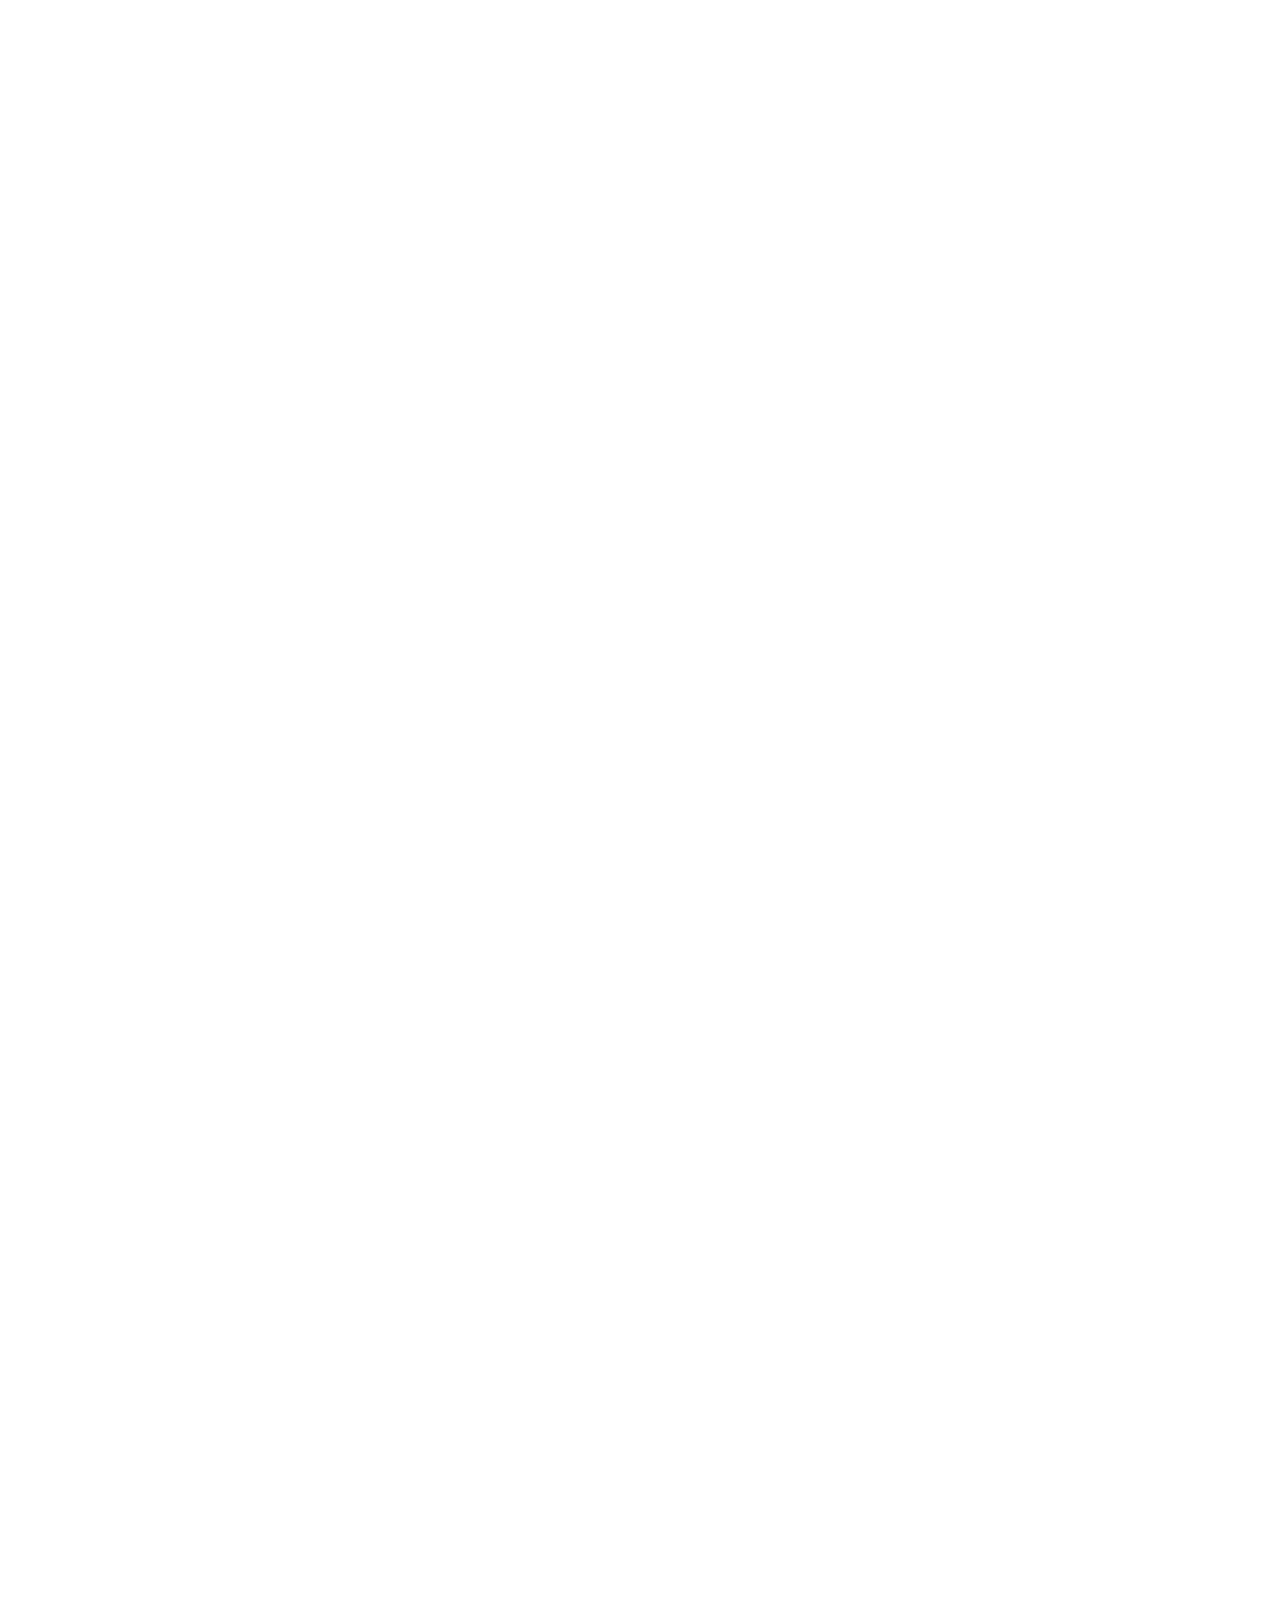
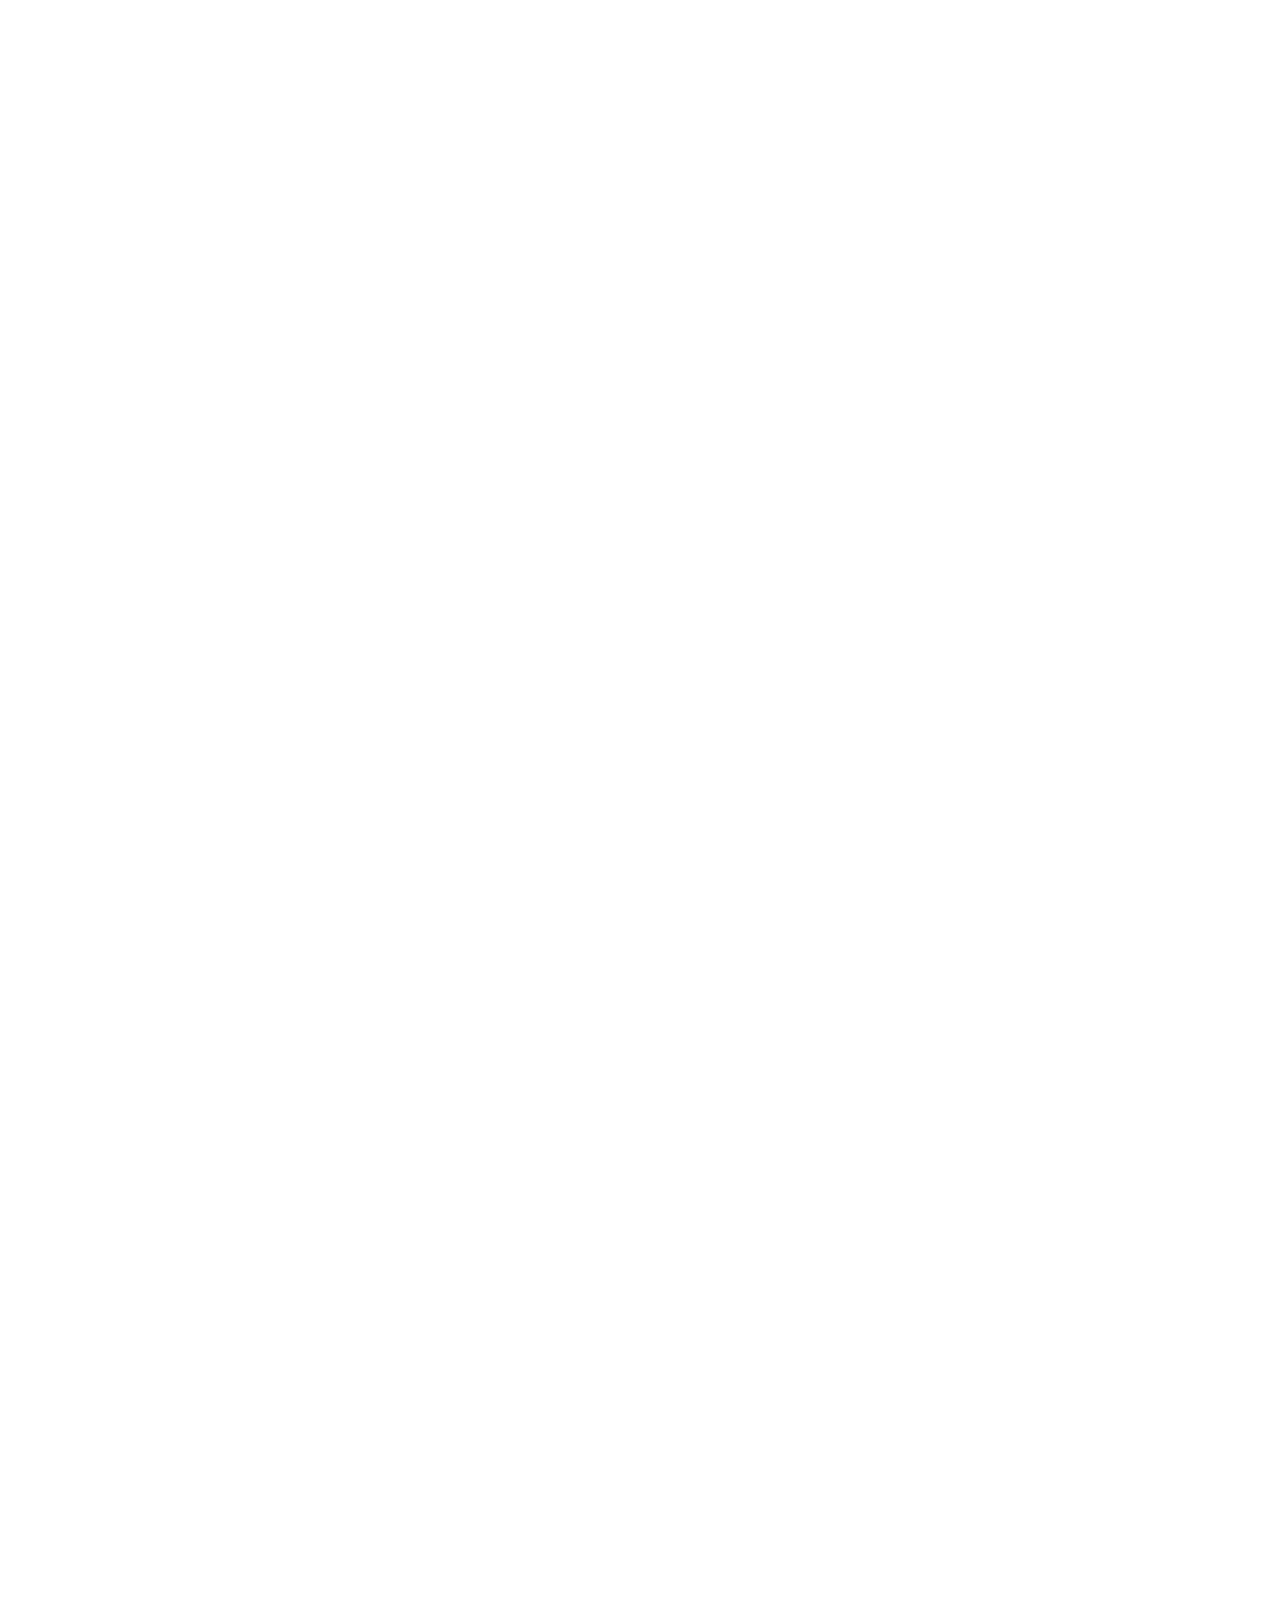
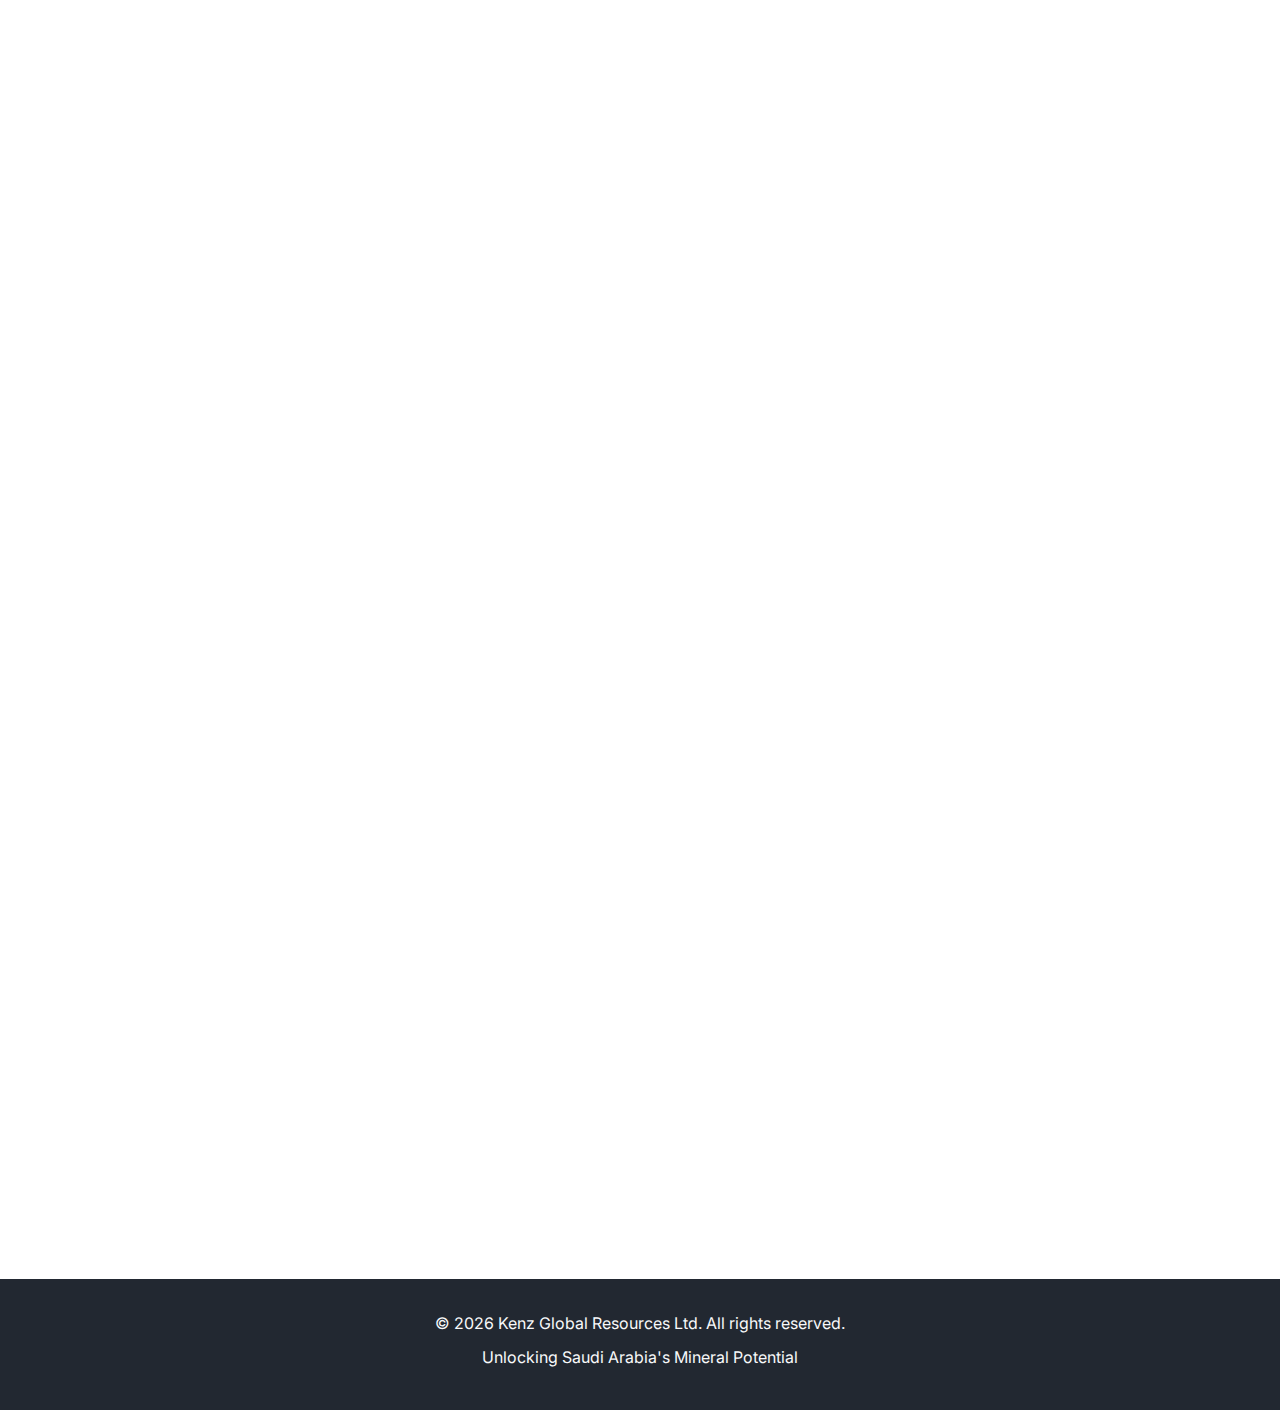
<file: projects.html>
<!DOCTYPE html>
<html lang="en">
<head>
    <meta charset="UTF-8">
    <meta name="viewport" content="width=device-width, initial-scale=1.0">
    <title>Projects - Kenz Global Resources</title>
    <link rel="stylesheet" href="styles.css">
    <link rel="stylesheet" href="projects.css">
    <link rel="stylesheet" href="icons.css">
    <link rel="preconnect" href="https://fonts.googleapis.com">
    <link rel="preconnect" href="https://fonts.gstatic.com" crossorigin>
    <link href="https://fonts.googleapis.com/css2?family=Inter:wght@300;400;500;600;700&display=swap" rel="stylesheet">
</head>
<body>
    <!-- Navigation -->
    <nav class="navbar">
        <div class="container">
            <div class="nav-brand">
                <h1>KENZ</h1>
                <span>GLOBAL RESOURCES</span>
            </div>
            <div class="nav-menu" id="navMenu">
                <a href="index.html" class="nav-link">Home</a>
                <a href="about.html" class="nav-link">About</a>
                <a href="projects.html" class="nav-link active">Projects</a>
                <a href="team.html" class="nav-link">Team</a>
                <a href="saudi-mining.html" class="nav-link">Saudi Mining</a>
                <a href="investors.html" class="nav-link">Investors</a>
                <a href="regional-operations.html" class="nav-link">Regional</a>
                <a href="resources.html" class="nav-link">Resources</a>
                <a href="news.html" class="nav-link">News</a>
                <a href="index.html#contact" class="nav-link">Contact</a>
            </div>
            <div class="nav-toggle" id="navToggle">
                <span></span>
                <span></span>
                <span></span>
            </div>
        </div>
    </nav>

    <!-- Projects Hero -->
    <section class="projects-hero">
        <div class="container">
            <h1>Our Mining Projects</h1>
            <p>9 Strategic Licenses • 732 km² • Arabian Nubian Shield</p>
            
            <!-- Projects Hero Gallery -->
            <div class="projects-hero-gallery">
                <div class="hero-projects-grid">
                    <img src="pho_kenz - main - refined/Exploration site/5823282699513743180.jpg" alt="Exploration Site Overview">
                    <img src="pho_kenz - main - refined/Exploration site/5843497268035045291.jpg" alt="Field Operations">
                    <img src="pho_kenz - main - refined/Exploration site/5852967065332335193.jpg" alt="Arabian Shield Exploration">
                    <img src="pho_kenz - main - refined/Exploration site/fd2e4bfd-0bbc-4181-9d10-1489b70ff3e3.jpeg" alt="Mining License Areas">
                </div>
            </div>
        </div>
    </section>

    <!-- Projects Overview -->
    <section class="section">
        <div class="container">
            <div class="projects-intro">
                <h2>Unlocking Saudi Arabia's Mineral Wealth</h2>
                <p>Our portfolio spans 732 km² across 9 strategic licenses in Saudi Arabia's most prospective mineral belts. Through 4 joint venture agreements, we're exploring world-class gold and base metal deposits in the Arabian Nubian Shield.</p>
            </div>

            <!-- Project Statistics -->
            <div class="project-stats-grid">
                <div class="stat-card">
                    <div class="stat-icon">
                        <img src="pho_kenz - main - refined/Exploration site (Looking at maps)/5852967065332335200.jpg" alt="Land Package">
                    </div>
                    <h3>732 km²</h3>
                    <p>Total Land Package</p>
                </div>
                <div class="stat-card">
                    <div class="stat-icon">
                        <img src="pho_kenz - main - refined/Office/5778251247315437220.jpg" alt="Mining Licenses">
                    </div>
                    <h3>9</h3>
                    <p>Mining Licenses</p>
                </div>
                <div class="stat-card">
                    <div class="stat-icon">
                        <img src="pho_kenz - main - refined/Wayne Signing/5778251247315437245.jpg" alt="Joint Ventures">
                    </div>
                    <h3>4</h3>
                    <p>Joint Ventures</p>
                </div>
                <div class="stat-card">
                    <div class="stat-icon">
                        <img src="pho_kenz - main - refined/Rocks/5787617252433052286.jpg" alt="Geological Models">
                    </div>
                    <h3>3</h3>
                    <p>Geological Models</p>
                </div>
            </div>
        </div>
    </section>

    <!-- Geological Models -->
    <section class="section section-dark">
        <div class="container">
            <h2 class="section-title">Geological Models</h2>
            
            <div class="models-grid">
                <div class="model-card">
                    <div class="model-visual">
                        <img src="pho_kenz - main - refined/Rocks/6043854627650257944.jpg" alt="Gold-bearing Rock Specimen">
                        <div class="model-icon gold-icon"></div>
                    </div>
                    <h3>Shear-Hosted Gold Systems</h3>
                    <p class="model-desc">Targeting orogenic gold systems with bulk-tonnage potential along the Nabitah Suture and related shear zones.</p>
                    <div class="model-projects">
                        <h4>Projects:</h4>
                        <ul>
                            <li>Alkhadarah</li>
                            <li>Shikhtaliya</li>
                            <li>Raniah</li>
                        </ul>
                    </div>
                    <p class="analog">Analog Deposits: Bulghah, Al Amar, Zalim</p>
                </div>

                <div class="model-card">
                    <div class="model-visual">
                        <img src="pho_kenz - main - refined/Rocks/5852967065332335223.jpg" alt="Oxide Zone Specimen">
                        <div class="model-icon oxide-icon"></div>
                    </div>
                    <h3>Oxide Gold Zones</h3>
                    <p class="model-desc">Fast-track, low-strip, open-pit heap leach development opportunities with supergene enrichment.</p>
                    <div class="model-projects">
                        <h4>Projects:</h4>
                        <ul>
                            <li>Am Arti</li>
                            <li>Darghat</li>
                        </ul>
                    </div>
                    <p class="analog">Analog Deposits: Sukhaybarat, Ashumta</p>
                </div>

                <div class="model-card">
                    <div class="model-visual">
                        <img src="pho_kenz - main - refined/Rocks/5949569190581093492.jpg" alt="Polymetallic Specimen">
                        <div class="model-icon poly-icon"></div>
                    </div>
                    <h3>Polymetallic Systems</h3>
                    <p class="model-desc">Cu-Zn-Au VMS clusters and high-grade sulfide veins in greenschist facies volcanics.</p>
                    <div class="model-projects">
                        <h4>Projects:</h4>
                        <ul>
                            <li>Jabal Ratalan</li>
                            <li>Karath</li>
                            <li>Mishqar</li>
                            <li>Quqqa</li>
                        </ul>
                    </div>
                    <p class="analog">Analog Deposits: Jabal Sayid, Nuqrah, Mahd Adh Dhahab</p>
                </div>
            </div>
        </div>
    </section>

    <!-- Field Operations Showcase -->
    <section class="section field-operations">
        <div class="container">
            <h2 class="section-title">Field Operations Excellence</h2>
            <p class="section-subtitle">Our active exploration and development work across Saudi Arabia's most prospective mineral terrains</p>
            
            <div class="operations-gallery">
                <div class="operations-category">
                    <h3>Exploration & Surveying</h3>
                    <div class="operations-images">
                        <div class="operation-item">
                            <img src="pho_kenz - main - refined/Exploration site (Group Pics)/5823282699513743158.jpg" alt="Field Team Exploration">
                            <div class="operation-overlay">
                                <h4>Team Operations</h4>
                                <p>Professional exploration teams working across 9 license areas</p>
                            </div>
                        </div>
                        <div class="operation-item">
                            <img src="pho_kenz - main - refined/Exploration site (Looking at maps)/5852967065332335206.jpg" alt="Strategic Planning">
                            <div class="operation-overlay">
                                <h4>Strategic Planning</h4>
                                <p>Detailed geological mapping and target identification</p>
                            </div>
                        </div>
                    </div>
                </div>
                
                <div class="operations-category">
                    <h3>Sample Collection & Analysis</h3>
                    <div class="operations-images">
                        <div class="operation-item">
                            <img src="pho_kenz - main - refined/Holding Rocks/5787617252433052344.jpg" alt="Rock Sample Collection">
                            <div class="operation-overlay">
                                <h4>Sample Collection</h4>
                                <p>Systematic collection and analysis of geological specimens</p>
                            </div>
                        </div>
                        <div class="operation-item">
                            <img src="pho_kenz - main - refined/Holding Rocks/5843497268035045301.jpg" alt="Field Analysis">
                            <div class="operation-overlay">
                                <h4>Field Analysis</h4>
                                <p>On-site geological assessment and quality evaluation</p>
                            </div>
                        </div>
                    </div>
                </div>
                
                <div class="operations-category">
                    <h3>Infrastructure & Logistics</h3>
                    <div class="operations-images">
                        <div class="operation-item">
                            <img src="pho_kenz - main - refined/Exploration site (Cars)/5843497268035045293.jpg" alt="Field Vehicles">
                            <div class="operation-overlay">
                                <h4>Field Equipment</h4>
                                <p>State-of-the-art vehicles and equipment for remote operations</p>
                            </div>
                        </div>
                        <div class="operation-item">
                            <img src="pho_kenz - main - refined/Office/5780836272166782587.jpg" alt="Operations Center">
                            <div class="operation-overlay">
                                <h4>Operations Center</h4>
                                <p>Centralized planning and coordination of field activities</p>
                            </div>
                        </div>
                    </div>
                </div>
            </div>
        </div>
    </section>

    <!-- All Projects Grid -->
    <section class="section">
        <div class="container">
            <h2 class="section-title">Project Portfolio</h2>
            
            <div class="all-projects-grid">
                <!-- Project 1: Alkhadarah -->
                <div class="project-detail-card">
                    <div class="project-header">
                        <h3>Alkhadarah</h3>
                        <span class="project-badge gold">Gold</span>
                    </div>
                    <div class="project-info">
                        <div class="info-row">
                            <span class="label">License:</span>
                            <span>1445332</span>
                        </div>
                        <div class="info-row">
                            <span class="label">Area:</span>
                            <span>48.3 km²</span>
                        </div>
                        <div class="info-row">
                            <span class="label">Region:</span>
                            <span>Afif</span>
                        </div>
                        <div class="info-row">
                            <span class="label">JV:</span>
                            <span>JV1</span>
                        </div>
                    </div>
                    <p class="project-description">
                        Shear-hosted gold system located 120km SE of Bulghah & Sukhaybart mine. Host rocks include tonalite and metavolcanic units with NNW–SSE shears cutting intrusive bodies.
                    </p>
                </div>

                <!-- Project 2: Mishqar -->
                <div class="project-detail-card">
                    <div class="project-header">
                        <h3>Mishqar</h3>
                        <span class="project-badge gold">Gold</span>
                    </div>
                    <div class="project-info">
                        <div class="info-row">
                            <span class="label">License:</span>
                            <span>10581</span>
                        </div>
                        <div class="info-row">
                            <span class="label">Area:</span>
                            <span>100 km²</span>
                        </div>
                        <div class="info-row">
                            <span class="label">Region:</span>
                            <span>Makkah</span>
                        </div>
                        <div class="info-row">
                            <span class="label">JV:</span>
                            <span>JV1</span>
                        </div>
                    </div>
                    <p class="project-description">
                        Part of the polymetallic VMS system targeting high-grade sulfide veins in greenschist facies volcanics and sheared sediments.
                    </p>
                </div>

                <!-- Project 3: Am Arti -->
                <div class="project-detail-card">
                    <div class="project-header">
                        <h3>Am Arti</h3>
                        <span class="project-badge gold">Gold</span>
                    </div>
                    <div class="project-info">
                        <div class="info-row">
                            <span class="label">License:</span>
                            <span>11279</span>
                        </div>
                        <div class="info-row">
                            <span class="label">Area:</span>
                            <span>100 km²</span>
                        </div>
                        <div class="info-row">
                            <span class="label">Region:</span>
                            <span>Afif</span>
                        </div>
                        <div class="info-row">
                            <span class="label">JV:</span>
                            <span>JV1</span>
                        </div>
                    </div>
                    <p class="project-description">
                        Oxide gold system featuring artisanal pit zone with shallow oxidized gold. Fast-track, low-strip, open-pit heap leach development opportunity.
                    </p>
                </div>

                <!-- Project 4: Shiktaliya -->
                <div class="project-detail-card">
                    <div class="project-header">
                        <h3>Shiktaliya</h3>
                        <span class="project-badge gold">Gold</span>
                    </div>
                    <div class="project-info">
                        <div class="info-row">
                            <span class="label">License:</span>
                            <span>10147</span>
                        </div>
                        <div class="info-row">
                            <span class="label">Area:</span>
                            <span>99 km²</span>
                        </div>
                        <div class="info-row">
                            <span class="label">Region:</span>
                            <span>Madinah</span>
                        </div>
                        <div class="info-row">
                            <span class="label">JV:</span>
                            <span>JV1</span>
                        </div>
                    </div>
                    <p class="project-description">
                        Shear-hosted gold system along the Nabitah Suture with potential for orogenic gold deposits similar to regional analogs.
                    </p>
                </div>

                <!-- Project 5: Karath -->
                <div class="project-detail-card">
                    <div class="project-header">
                        <h3>Karath</h3>
                        <span class="project-badge gold">Gold</span>
                    </div>
                    <div class="project-info">
                        <div class="info-row">
                            <span class="label">License:</span>
                            <span>10783</span>
                        </div>
                        <div class="info-row">
                            <span class="label">Area:</span>
                            <span>100 km²</span>
                        </div>
                        <div class="info-row">
                            <span class="label">Region:</span>
                            <span>Asir</span>
                        </div>
                        <div class="info-row">
                            <span class="label">JV:</span>
                            <span>JV1</span>
                        </div>
                    </div>
                    <p class="project-description">
                        Polymetallic VMS system with potential for Cu-Zn-Au-Ag mineralization in volcanic-sedimentary sequences.
                    </p>
                </div>

                <!-- Project 6: Raniah -->
                <div class="project-detail-card">
                    <div class="project-header">
                        <h3>Raniah</h3>
                        <span class="project-badge gold">Gold</span>
                    </div>
                    <div class="project-info">
                        <div class="info-row">
                            <span class="label">License:</span>
                            <span>13806</span>
                        </div>
                        <div class="info-row">
                            <span class="label">Area:</span>
                            <span>99 km²</span>
                        </div>
                        <div class="info-row">
                            <span class="label">Region:</span>
                            <span>Asir</span>
                        </div>
                        <div class="info-row">
                            <span class="label">JV:</span>
                            <span>JV2</span>
                        </div>
                    </div>
                    <p class="project-description">
                        Shear-hosted gold system with structural controls favorable for orogenic gold mineralization.
                    </p>
                </div>

                <!-- Project 7: Jabal Ratalan -->
                <div class="project-detail-card">
                    <div class="project-header">
                        <h3>Jabal Ratalan</h3>
                        <span class="project-badge copper">Copper/Gold</span>
                    </div>
                    <div class="project-info">
                        <div class="info-row">
                            <span class="label">License:</span>
                            <span>15064</span>
                        </div>
                        <div class="info-row">
                            <span class="label">Area:</span>
                            <span>86 km²</span>
                        </div>
                        <div class="info-row">
                            <span class="label">Region:</span>
                            <span>Makkah</span>
                        </div>
                        <div class="info-row">
                            <span class="label">JV:</span>
                            <span>JV2</span>
                        </div>
                    </div>
                    <p class="project-description">
                        Located in Hijaz Terrane near Jabal Sayid (10 km). Host rocks include serpentinite, chert, and volcanics with Cu-Zn-Au-Ag polymetallic veins.
                    </p>
                </div>

                <!-- Project 8: Darghat -->
                <div class="project-detail-card">
                    <div class="project-header">
                        <h3>Darghat</h3>
                        <span class="project-badge copper">Copper/Gold</span>
                    </div>
                    <div class="project-info">
                        <div class="info-row">
                            <span class="label">License:</span>
                            <span>13077</span>
                        </div>
                        <div class="info-row">
                            <span class="label">Area:</span>
                            <span>40 km²</span>
                        </div>
                        <div class="info-row">
                            <span class="label">Region:</span>
                            <span>Hail</span>
                        </div>
                        <div class="info-row">
                            <span class="label">JV:</span>
                            <span>JV3</span>
                        </div>
                    </div>
                    <p class="project-description">
                        Oxide gold zone with supergene enrichment potential in greenstone-diorite-serpentinite belt setting.
                    </p>
                </div>

                <!-- Project 9: Quqqa -->
                <div class="project-detail-card">
                    <div class="project-header">
                        <h3>Quqqa</h3>
                        <span class="project-badge gold">Gold</span>
                    </div>
                    <div class="project-info">
                        <div class="info-row">
                            <span class="label">License:</span>
                            <span>19990</span>
                        </div>
                        <div class="info-row">
                            <span class="label">Area:</span>
                            <span>100 km²</span>
                        </div>
                        <div class="info-row">
                            <span class="label">Region:</span>
                            <span>Afif</span>
                        </div>
                        <div class="info-row">
                            <span class="label">JV:</span>
                            <span>JV4</span>
                        </div>
                    </div>
                    <p class="project-description">
                        Part of the polymetallic VMS system with potential for high-grade sulfide mineralization.
                    </p>
                </div>
            </div>
        </div>
    </section>

    <!-- Exploration Timeline -->
    <section class="section section-accent">
        <div class="container">
            <h2 class="section-title">Exploration Timeline</h2>
            
            <!-- Timeline Hero Images -->
            <div class="timeline-hero">
                <div class="timeline-hero-images">
                    <img src="pho_kenz - main - refined/Exploration site (Group Pics)/5823282699513743161.jpg" alt="Exploration Launch">
                    <img src="pho_kenz - main - refined/Exploration site (Looking at maps)/5852967065332335208.jpg" alt="Site Selection">
                    <img src="pho_kenz - main - refined/Holding Rocks/5949569190581093495.jpg" alt="Active Exploration">
                </div>
            </div>
            
            <div class="timeline">
                <div class="timeline-item">
                    <div class="timeline-image">
                        <img src="pho_kenz - main - refined/Exploration site/5841203776973816990.jpg" alt="Program Launch">
                    </div>
                    <div class="timeline-date">Q4 2024</div>
                    <div class="timeline-content">
                        <h4>Regional Exploration Programs Launched</h4>
                        <p>Initiated comprehensive exploration across all license areas</p>
                    </div>
                </div>
                <div class="timeline-item">
                    <div class="timeline-image">
                        <img src="pho_kenz - main - refined/Exploration site (Looking at maps)/photo_5852967065332335197_y.jpg" alt="Site Selection">
                    </div>
                    <div class="timeline-date">Q1 2025</div>
                    <div class="timeline-content">
                        <h4>Strategic Site Selection Completed</h4>
                        <p>Identified priority targets for detailed exploration</p>
                    </div>
                </div>
                <div class="timeline-item">
                    <div class="timeline-image">
                        <img src="pho_kenz - main - refined/Holding Rocks/5843497268035045304.jpg" alt="Al Khadarah Project">
                    </div>
                    <div class="timeline-date">April 2025</div>
                    <div class="timeline-content">
                        <h4>Al Khadarah Exploration Commences</h4>
                        <p>Phase 1 exploration program at flagship gold project</p>
                    </div>
                </div>
                <div class="timeline-item">
                    <div class="timeline-image">
                        <img src="pho_kenz - main - refined/Wayne Signing/5778251247315437242.jpg" alt="Technical Reports">
                    </div>
                    <div class="timeline-date">Q4 2025</div>
                    <div class="timeline-content">
                        <h4>NI 43-101 Reports</h4>
                        <p>5 compliant reports to be completed on top-ranked licenses</p>
                    </div>
                </div>
            </div>
            
            <!-- Exploration Progress Showcase -->
            <div class="progress-showcase">
                <h3>Current Exploration Progress</h3>
                <div class="progress-grid">
                    <div class="progress-item">
                        <img src="pho_kenz - main - refined/Exploration site (Group Pics)/a8b50d14-902e-4370-b693-f594228006be.jpeg" alt="Field Teams">
                        <div class="progress-info">
                            <h4>Active Field Teams</h4>
                            <p>Multiple exploration teams deployed across priority license targets</p>
                        </div>
                    </div>
                    <div class="progress-item">
                        <img src="pho_kenz - main - refined/Rocks/6043854627650257928.jpg" alt="Sample Analysis">
                        <div class="progress-info">
                            <h4>Sample Processing</h4>
                            <p>Systematic collection and analysis of geological specimens</p>
                        </div>
                    </div>
                    <div class="progress-item">
                        <img src="pho_kenz - main - refined/Nadir Signing/5778251247315437230.jpg" alt="Partnership Development">
                        <div class="progress-info">
                            <h4>Partnership Development</h4>
                            <p>Strategic alliances with leading exploration and technical partners</p>
                        </div>
                    </div>
                </div>
            </div>
        </div>
    </section>

    <!-- Footer -->
    <footer class="footer">
        <div class="container">
            <p>&copy; 2025 Kenz Global Resources Ltd. All rights reserved.</p>
            <p>Unlocking Saudi Arabia's Mineral Potential</p>
        </div>
    </footer>

    <script src="script.js"></script>
</body>
</html>
</file>
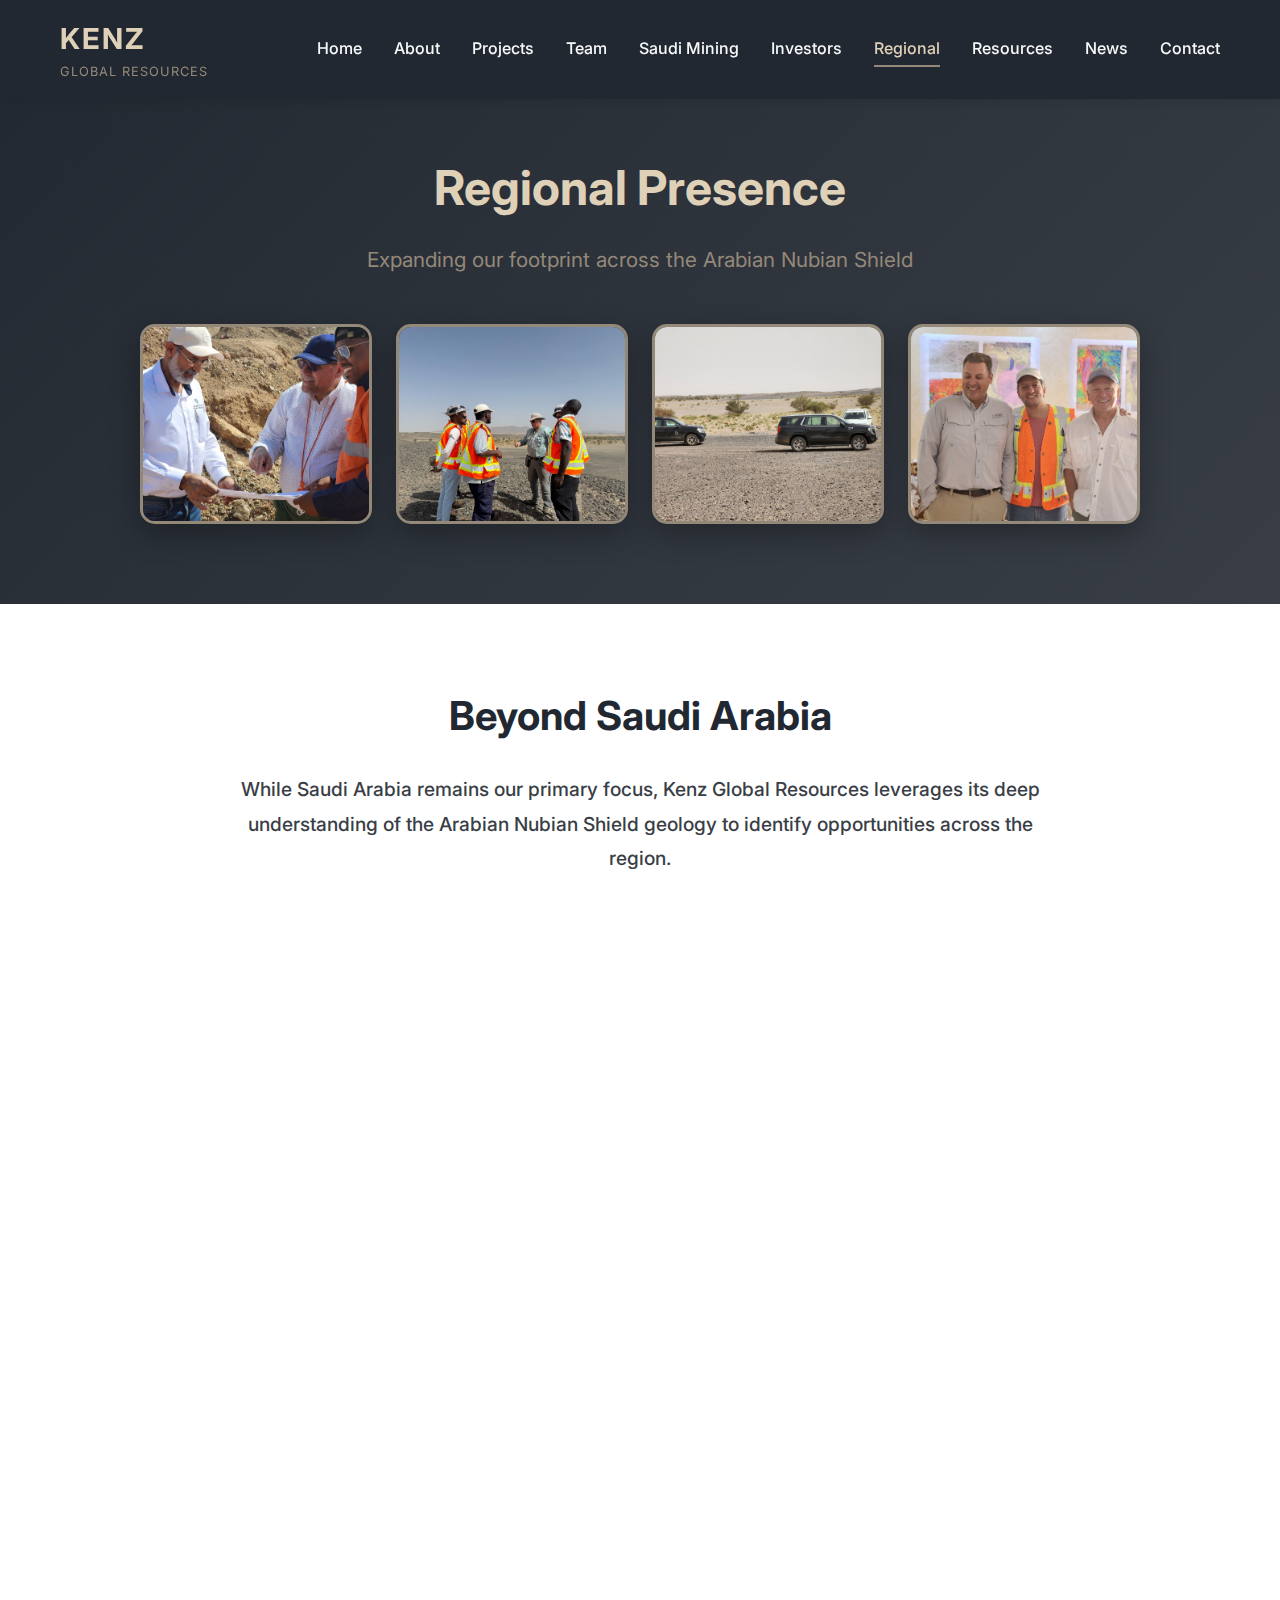
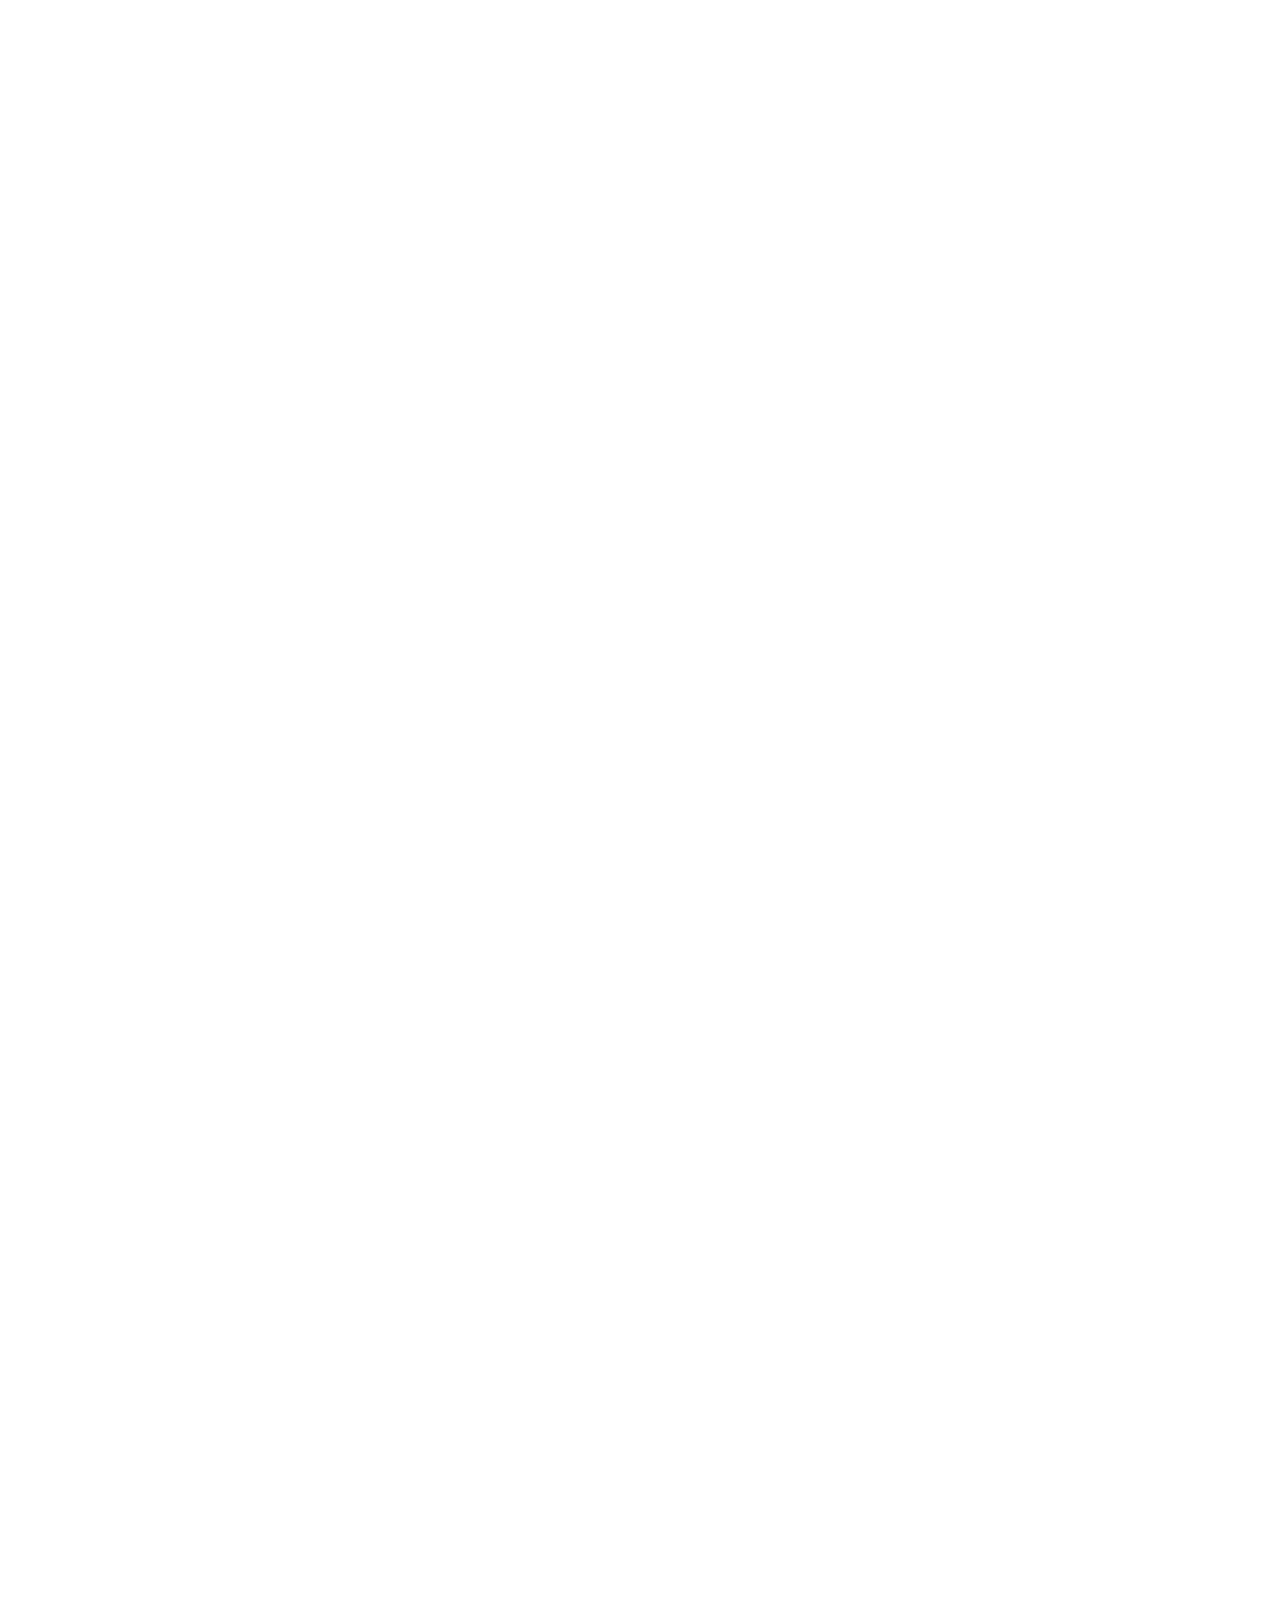
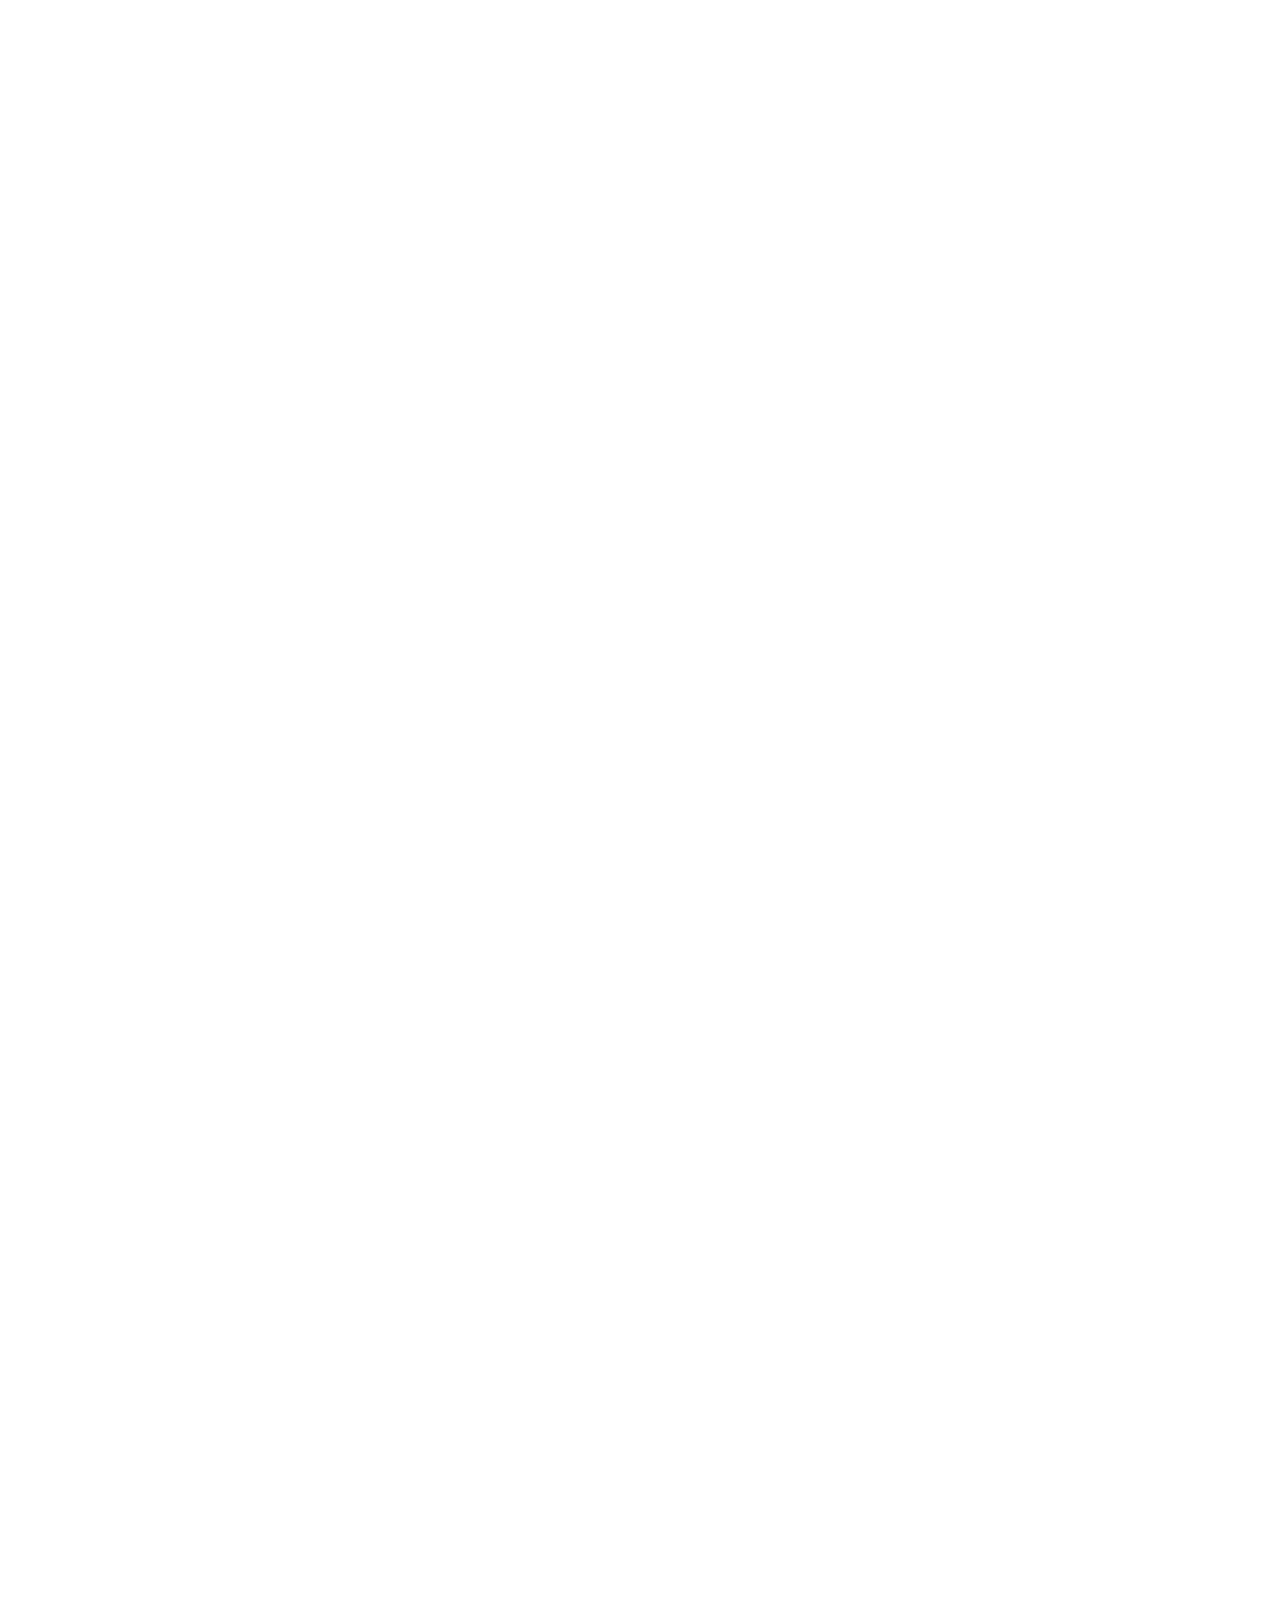
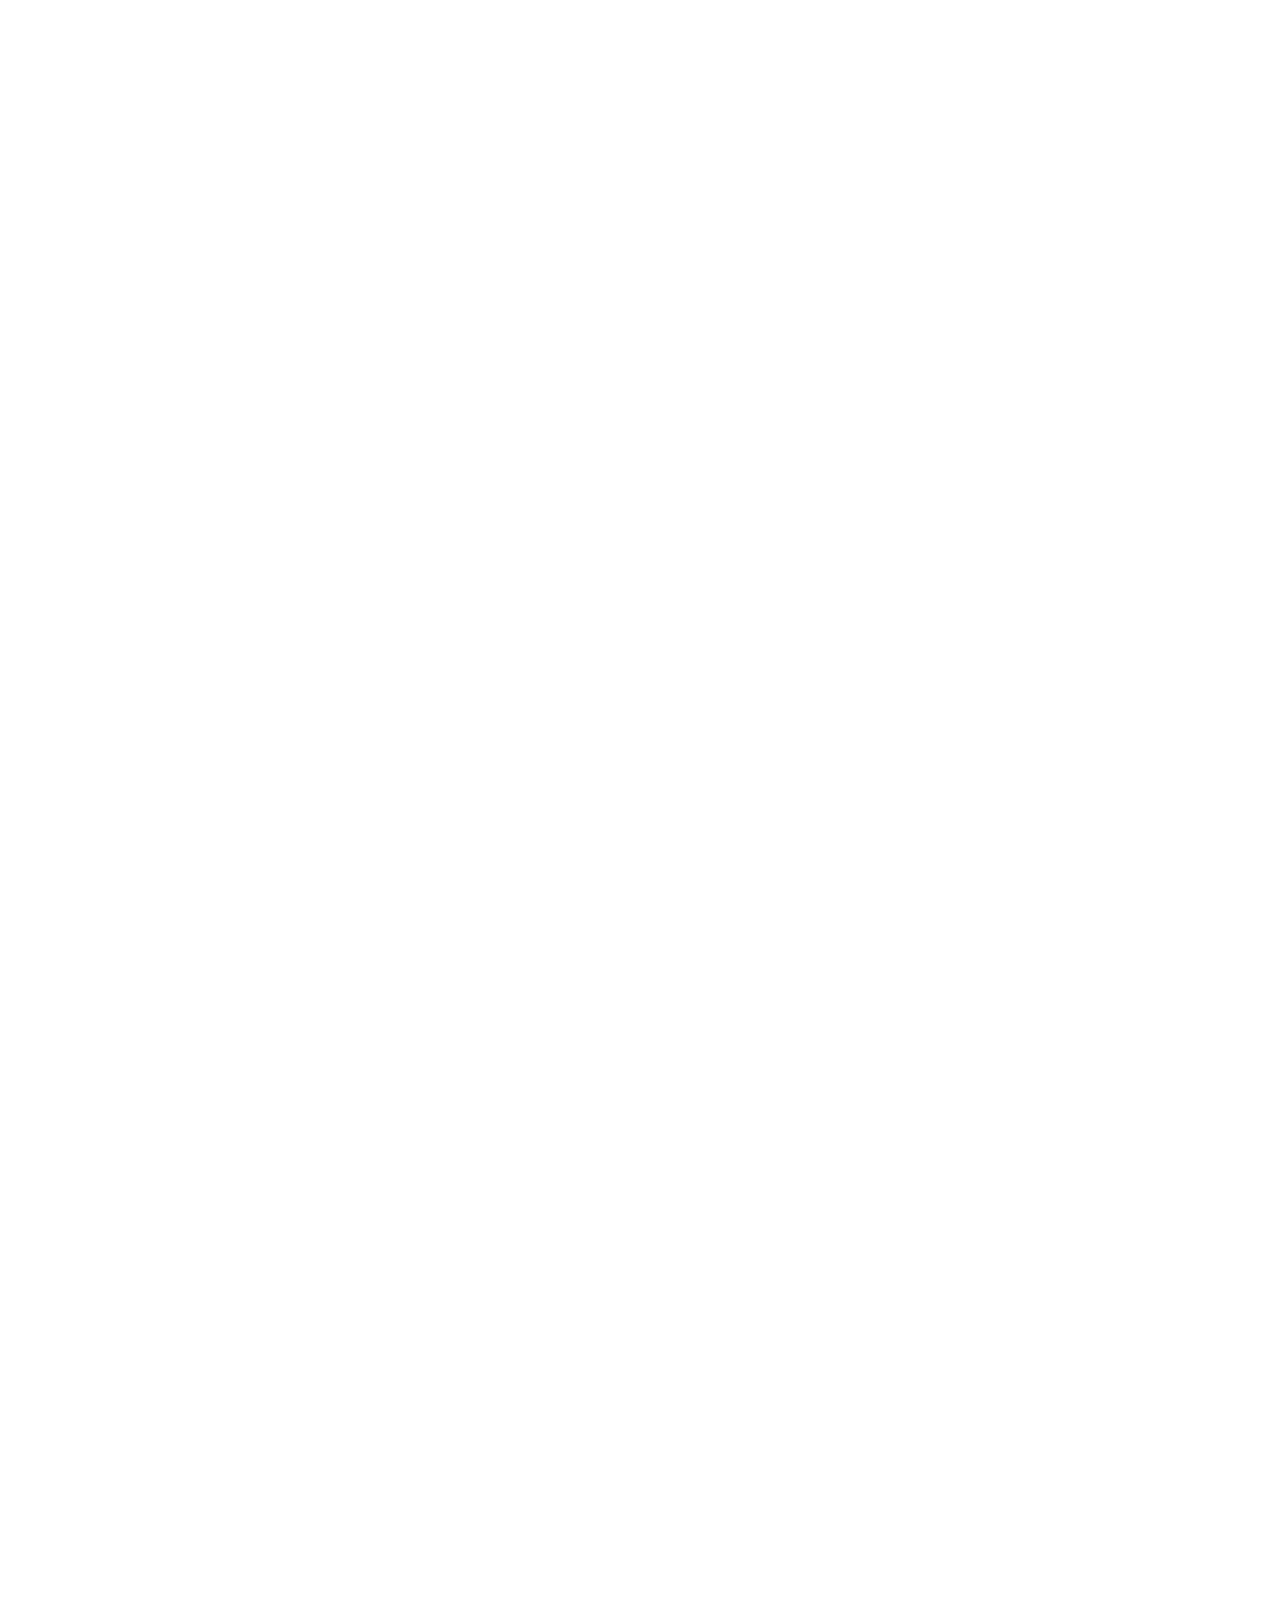
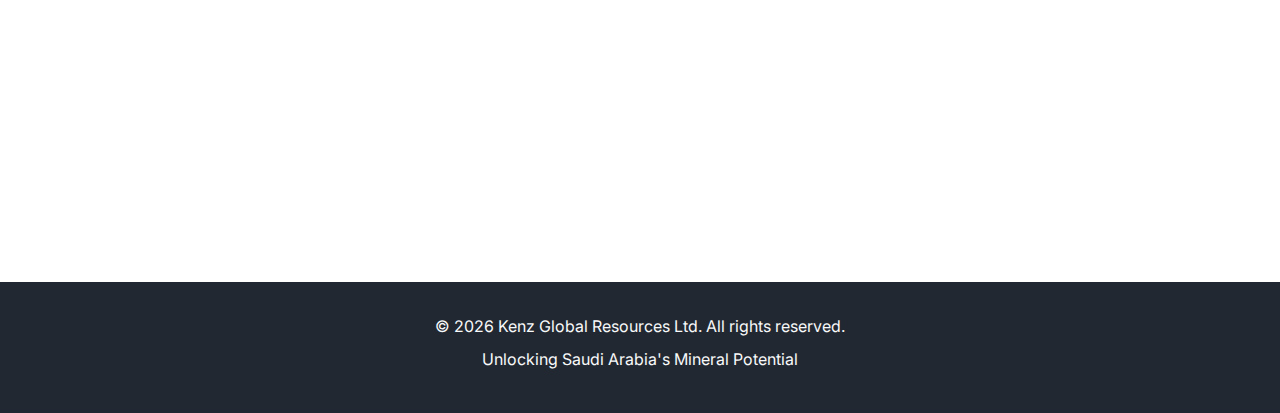
<file: regional-operations.html>
<!DOCTYPE html>
<html lang="en">
<head>
    <meta charset="UTF-8">
    <meta name="viewport" content="width=device-width, initial-scale=1.0">
    <title>Regional Operations - Kenz Global Resources</title>
    <link rel="stylesheet" href="styles.css">
    <link rel="stylesheet" href="regional.css">
    <link rel="stylesheet" href="icons.css">
    <link rel="preconnect" href="https://fonts.googleapis.com">
    <link rel="preconnect" href="https://fonts.gstatic.com" crossorigin>
    <link href="https://fonts.googleapis.com/css2?family=Inter:wght@300;400;500;600;700&display=swap" rel="stylesheet">
</head>
<body>
    <!-- Navigation -->
    <nav class="navbar">
        <div class="container">
            <div class="nav-brand">
                <h1>KENZ</h1>
                <span>GLOBAL RESOURCES</span>
            </div>
            <div class="nav-menu" id="navMenu">
                <a href="index.html" class="nav-link">Home</a>
                <a href="about.html" class="nav-link">About</a>
                <a href="projects.html" class="nav-link">Projects</a>
                <a href="team.html" class="nav-link">Team</a>
                <a href="saudi-mining.html" class="nav-link">Saudi Mining</a>
                <a href="investors.html" class="nav-link">Investors</a>
                <a href="regional-operations.html" class="nav-link active">Regional</a>
                <a href="resources.html" class="nav-link">Resources</a>
                <a href="news.html" class="nav-link">News</a>
                <a href="index.html#contact" class="nav-link">Contact</a>
            </div>
            <div class="nav-toggle" id="navToggle">
                <span></span>
                <span></span>
                <span></span>
            </div>
        </div>
    </nav>

    <!-- Regional Hero -->
    <section class="regional-hero">
        <div class="container">
            <h1>Regional Presence</h1>
            <p>Expanding our footprint across the Arabian Nubian Shield</p>
            
            <!-- Regional Hero Gallery -->
            <div class="regional-hero-gallery">
                <div class="hero-regional-grid">
                    <img src="pho_kenz - main - refined/Exploration site (Looking at maps)/5852967065332335200.jpg" alt="Regional Planning">
                    <img src="pho_kenz - main - refined/Exploration site/5841203776973816990.jpg" alt="Arabian Shield Exploration">
                    <img src="pho_kenz - main - refined/Exploration site (Cars)/5843497268035045293.jpg" alt="Regional Operations">
                    <img src="pho_kenz - main - refined/Exploration site (Group Pics)/5823282699513743161.jpg" alt="Regional Teams">
                </div>
            </div>
        </div>
    </section>

    <!-- Regional Overview -->
    <section class="section">
        <div class="container">
            <div class="regional-intro">
                <h2>Beyond Saudi Arabia</h2>
                <p class="lead">While Saudi Arabia remains our primary focus, Kenz Global Resources leverages its deep understanding of the Arabian Nubian Shield geology to identify opportunities across the region.</p>
            </div>

            <div class="region-cards">
                <div class="region-card">
                    <h3><span class="icon icon-flag icon-flag-saudi icon-small"></span> Saudi Arabia</h3>
                    <p class="status">Primary Operations</p>
                    <ul>
                        <li>9 active exploration licenses</li>
                        <li>732 km² exploration area</li>
                        <li>Full operational team in-country</li>
                        <li>Strong government partnerships</li>
                    </ul>
                </div>

                <div class="region-card">
                    <h3><span class="icon icon-flag icon-flag-egypt icon-small"></span> Egypt</h3>
                    <p class="status">Strategic Interest</p>
                    <ul>
                        <li>Eastern Desert exploration potential</li>
                        <li>Similar geology to Saudi projects</li>
                        <li>Partnership opportunities with local operators</li>
                        <li>Leveraging team's Egypt experience</li>
                    </ul>
                </div>

                <div class="region-card">
                    <h3><span class="icon icon-flag icon-flag-sudan icon-small"></span> Sudan</h3>
                    <p class="status">Monitoring Opportunities</p>
                    <ul>
                        <li>Highly prospective Red Sea Hills</li>
                        <li>Underexplored Arabian Shield extension</li>
                        <li>Historic gold production areas</li>
                        <li>Future expansion potential</li>
                    </ul>
                </div>
            </div>
        </div>
    </section>

    <!-- Regional Operations Gallery -->
    <section class="section regional-operations-showcase">
        <div class="container">
            <h2 class="section-title">Regional Operations Excellence</h2>
            <p class="section-subtitle">Professional exploration and development across the Arabian Nubian Shield</p>
            
            <div class="regional-gallery">
                <div class="regional-category">
                    <h3>Field Exploration</h3>
                    <div class="regional-images">
                        <div class="regional-item">
                            <img src="pho_kenz - main - refined/Exploration site/5852967065332335193.jpg" alt="Regional Exploration">
                            <div class="regional-overlay">
                                <h4>Multi-Regional Exploration</h4>
                                <p>Systematic exploration across multiple geological terrains</p>
                            </div>
                        </div>
                        <div class="regional-item">
                            <img src="pho_kenz - main - refined/Exploration site (Looking at maps)/5852967065332335206.jpg" alt="Strategic Planning">
                            <div class="regional-overlay">
                                <h4>Strategic Planning</h4>
                                <p>Coordinated regional development strategies</p>
                            </div>
                        </div>
                    </div>
                </div>
                
                <div class="regional-category">
                    <h3>Professional Teams</h3>
                    <div class="regional-images">
                        <div class="regional-item">
                            <img src="pho_kenz - main - refined/Exploration site (Group Pics)/WhatsApp Image 2025-06-01 at 15.06.19_97ba25b2 (1).jpg" alt="Regional Teams">
                            <div class="regional-overlay">
                                <h4>Expert Teams</h4>
                                <p>Experienced professionals across multiple countries</p>
                            </div>
                        </div>
                        <div class="regional-item">
                            <img src="pho_kenz - main - refined/Nadir Signing/5778251247315437230.jpg" alt="Leadership">
                            <div class="regional-overlay">
                                <h4>Regional Leadership</h4>
                                <p>Strategic leadership driving regional expansion</p>
                            </div>
                        </div>
                    </div>
                </div>
            </div>
        </div>
    </section>

    <!-- Egypt Operations -->
    <section class="section section-accent">
        <div class="container">
            <h2 class="section-title">Egypt: The Eastern Desert Opportunity</h2>
            
            <div class="egypt-content">
                <div class="egypt-overview">
                    <h3>Strategic Advantages in Egypt</h3>
                    <p>Egypt's Eastern Desert shares the same geological characteristics as Saudi Arabia's Arabian Shield, making it a natural extension of our exploration strategy.</p>
                    
                    <div class="egypt-highlights">
                        <div class="highlight-item">
                            <h4>Geological Continuity</h4>
                            <p>The Eastern Desert is part of the same Arabian Nubian Shield, with proven gold deposits including the world-class Sukari mine.</p>
                        </div>
                        
                        <div class="highlight-item">
                            <h4>Team Expertise</h4>
                            <p>Our CEO Wayne Koshman founded Red Sea Resources in Egypt, and our team includes veterans from Centamin and other Egyptian operations.</p>
                        </div>
                        
                        <div class="highlight-item">
                            <h4>Partnership Model</h4>
                            <p>Leveraging relationships with Egyptian mining companies to identify joint venture opportunities on advanced projects.</p>
                        </div>
                        
                        <div class="highlight-item">
                            <h4>Infrastructure Advantage</h4>
                            <p>Well-developed mining infrastructure and experienced workforce supporting faster project development.</p>
                        </div>
                    </div>
                </div>

                <div class="egypt-stats">
                    <div class="stat-card">
                        <h4>Sukari Mine</h4>
                        <p>World-class gold production</p>
                    </div>
                    <div class="stat-card">
                        <h4>Multiple Players</h4>
                        <p>Active exploration companies</p>
                    </div>
                    <div class="stat-card">
                        <h4>Proven Success</h4>
                        <p>Established mining operations</p>
                    </div>
                    <div class="stat-card">
                        <h4>High Potential</h4>
                        <p>Underexplored Eastern Desert</p>
                    </div>
                </div>
            </div>
        </div>
    </section>

    <!-- Sudan Potential -->
    <section class="section">
        <div class="container">
            <h2 class="section-title">Sudan: Future Frontier</h2>
            
            <div class="sudan-content">
                <div class="sudan-overview">
                    <h3>Red Sea Hills Potential</h3>
                    <p>Sudan's Red Sea Hills represent one of the last underexplored frontiers of the Arabian Nubian Shield, with significant potential for major discoveries.</p>
                    
                    <ul class="potential-list">
                        <li><strong>Historic Production:</strong> Significant gold production from artisanal mining</li>
                        <li><strong>Geological Promise:</strong> Same rock formations that host major deposits in Egypt and Saudi Arabia</li>
                        <li><strong>Limited Modern Exploration:</strong> Largely unexplored with modern techniques</li>
                        <li><strong>Infrastructure Development:</strong> Growing government support for mining sector development</li>
                        <li><strong>Strategic Timing:</strong> Positioning for entry as political situation stabilizes</li>
                    </ul>
                </div>

                <div class="sudan-opportunities">
                    <h3>Monitoring Key Developments</h3>
                    <div class="opportunity-grid">
                        <div class="opportunity-card">
                            <h4>Political Stabilization</h4>
                            <p>Tracking progress toward stable governance and improved investment climate</p>
                        </div>
                        <div class="opportunity-card">
                            <h4>Mining Law Reform</h4>
                            <p>New mining code development to attract foreign investment</p>
                        </div>
                        <div class="opportunity-card">
                            <h4>Infrastructure Projects</h4>
                            <p>Port and road development improving access to mineral belts</p>
                        </div>
                        <div class="opportunity-card">
                            <h4>Partnership Opportunities</h4>
                            <p>Building relationships with local operators and government bodies</p>
                        </div>
                    </div>
                </div>
            </div>
        </div>
    </section>

    <!-- Geological Diversity Showcase -->
    <section class="section geological-showcase">
        <div class="container">
            <h2 class="section-title">Arabian Nubian Shield Geology</h2>
            <p class="section-subtitle">Diverse geological formations across the region showcasing mineral potential</p>
            
            <div class="geology-grid">
                <div class="geology-item">
                    <img src="pho_kenz - main - refined/Rocks/6043854627650257944.jpg" alt="Shield Geology">
                    <div class="geology-overlay">Shield Rock Formations</div>
                </div>
                <div class="geology-item">
                    <img src="pho_kenz - main - refined/Holding Rocks/5787617252433052432.jpg" alt="Geological Analysis">
                    <div class="geology-overlay">Geological Analysis</div>
                </div>
                <div class="geology-item">
                    <img src="pho_kenz - main - refined/Rocks/5949569190581093492.jpg" alt="Mineral Specimens">
                    <div class="geology-overlay">Mineral Specimens</div>
                </div>
                <div class="geology-item">
                    <img src="pho_kenz - main - refined/Holding Rocks/5843497268035045304.jpg" alt="Field Samples">
                    <div class="geology-overlay">Field Samples</div>
                </div>
            </div>
        </div>
    </section>

    <!-- Regional Strategy -->
    <section class="section section-dark">
        <div class="container">
            <h2 class="section-title">Our Regional Strategy</h2>
            
            <div class="strategy-components">
                <div class="strategy-card">
                    <div class="strategy-icon"><div class="icon icon-target"></div></div>
                    <h3>Focus on Saudi Arabia</h3>
                    <p>Maintain primary focus on developing our Saudi portfolio while building regional intelligence network</p>
                </div>
                
                <div class="strategy-card">
                    <div class="strategy-icon"><div class="icon icon-search"></div></div>
                    <h3>Opportunistic Approach</h3>
                    <p>Evaluate high-quality opportunities in Egypt and Sudan that complement our Saudi operations</p>
                </div>
                
                <div class="strategy-card">
                    <div class="strategy-icon"><div class="icon icon-partnership"></div></div>
                    <h3>Strategic Partnerships</h3>
                    <p>Partner with established local operators to minimize risk and accelerate market entry</p>
                </div>
                
                <div class="strategy-card">
                    <div class="strategy-icon"><div class="icon icon-map"></div></div>
                    <h3>Geological Expertise</h3>
                    <p>Apply our Arabian Nubian Shield knowledge to identify overlooked opportunities</p>
                </div>
                
                <div class="strategy-card">
                    <div class="strategy-icon"><div class="icon icon-time"></div></div>
                    <h3>Long-term Vision</h3>
                    <p>Build a pan-regional mining company as the premier Arabian Nubian Shield specialist</p>
                </div>
                
                <div class="strategy-card">
                    <div class="strategy-icon"><div class="icon icon-premium"></div></div>
                    <h3>Value Creation</h3>
                    <p>Diversify geographical risk while maintaining focus on high-grade gold and base metals</p>
                </div>
            </div>
        </div>
    </section>

    <!-- Regional Team -->
    <section class="section">
        <div class="container">
            <h2 class="section-title">Regional Expertise</h2>
            
            <div class="expertise-showcase">
                <div class="expertise-intro">
                    <p>Our team brings decades of combined experience across the Arabian Nubian Shield, with proven track records in Saudi Arabia, Egypt, and Sudan.</p>
                </div>
                
                <div class="expertise-grid">
                    <div class="expertise-card">
                        <h4>Saudi Arabia Experience</h4>
                        <ul>
                            <li>75+ years combined in-country experience</li>
                            <li>Worked on major deposits including Jabal Sayid, Bulghah</li>
                            <li>Strong relationships with MISA and Saudi Geological Survey</li>
                        </ul>
                    </div>
                    
                    <div class="expertise-card">
                        <h4>Egypt Experience</h4>
                        <ul>
                            <li>CEO founded Red Sea Resources in Egypt</li>
                            <li>Team members from Centamin and Alexander Nubia</li>
                            <li>Deep understanding of Eastern Desert geology</li>
                        </ul>
                    </div>
                    
                    <div class="expertise-card">
                        <h4>Sudan Experience</h4>
                        <ul>
                            <li>Advisors worked on Hassai and other Sudan projects</li>
                            <li>Understanding of Red Sea Hills geology</li>
                            <li>Relationships with regional geological surveys</li>
                        </ul>
                    </div>
                </div>
            </div>
        </div>
    </section>

    <!-- Future Vision -->
    <section class="section cta-section">
        <div class="container">
            <div class="cta-content">
                <h2>Building the Premier Arabian Nubian Shield Mining Company</h2>
                <p>Join us as we unlock the mineral wealth across the region's most prospective geological terrain</p>
                <a href="index.html#contact" class="cta-button">Learn More</a>
            </div>
        </div>
    </section>

    <!-- Footer -->
    <footer class="footer">
        <div class="container">
            <p>&copy; 2025 Kenz Global Resources Ltd. All rights reserved.</p>
            <p>Unlocking Saudi Arabia's Mineral Potential</p>
        </div>
    </footer>

    <script src="script.js"></script>
</body>
</html>
</file>
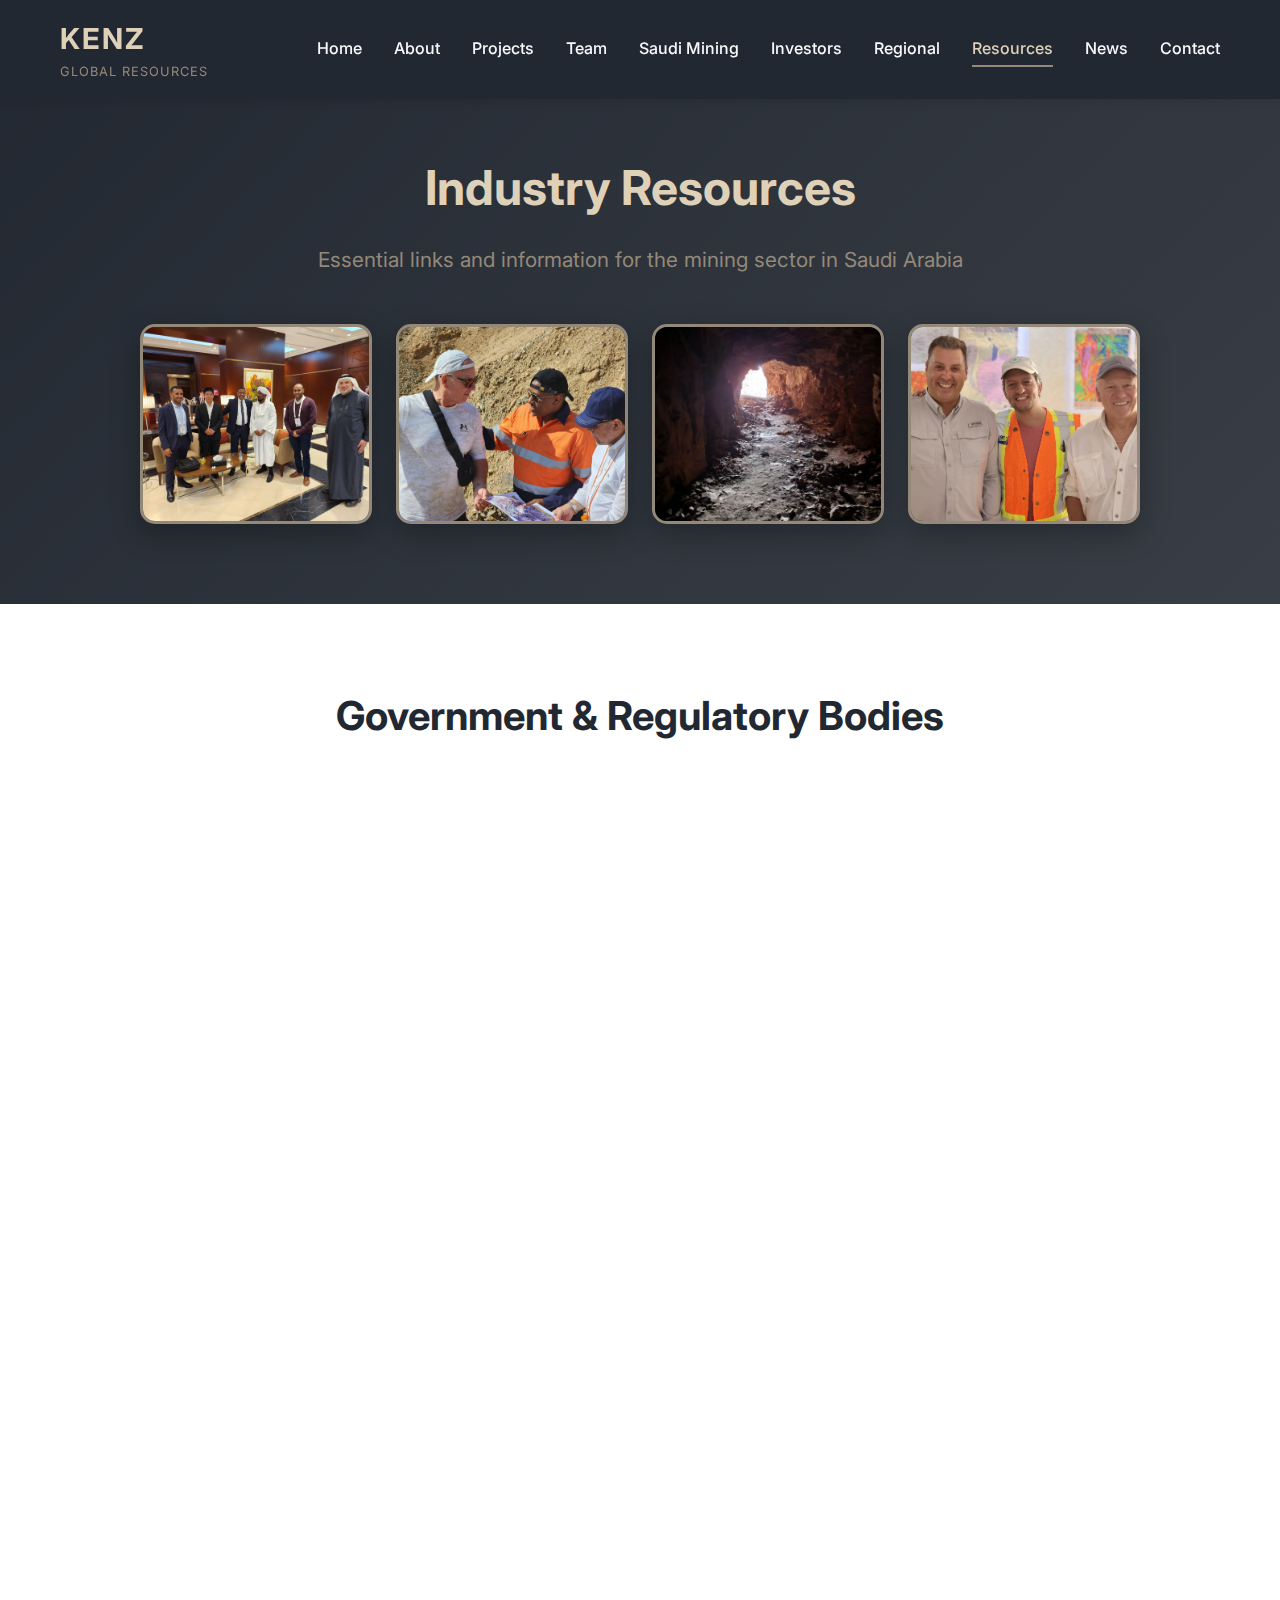
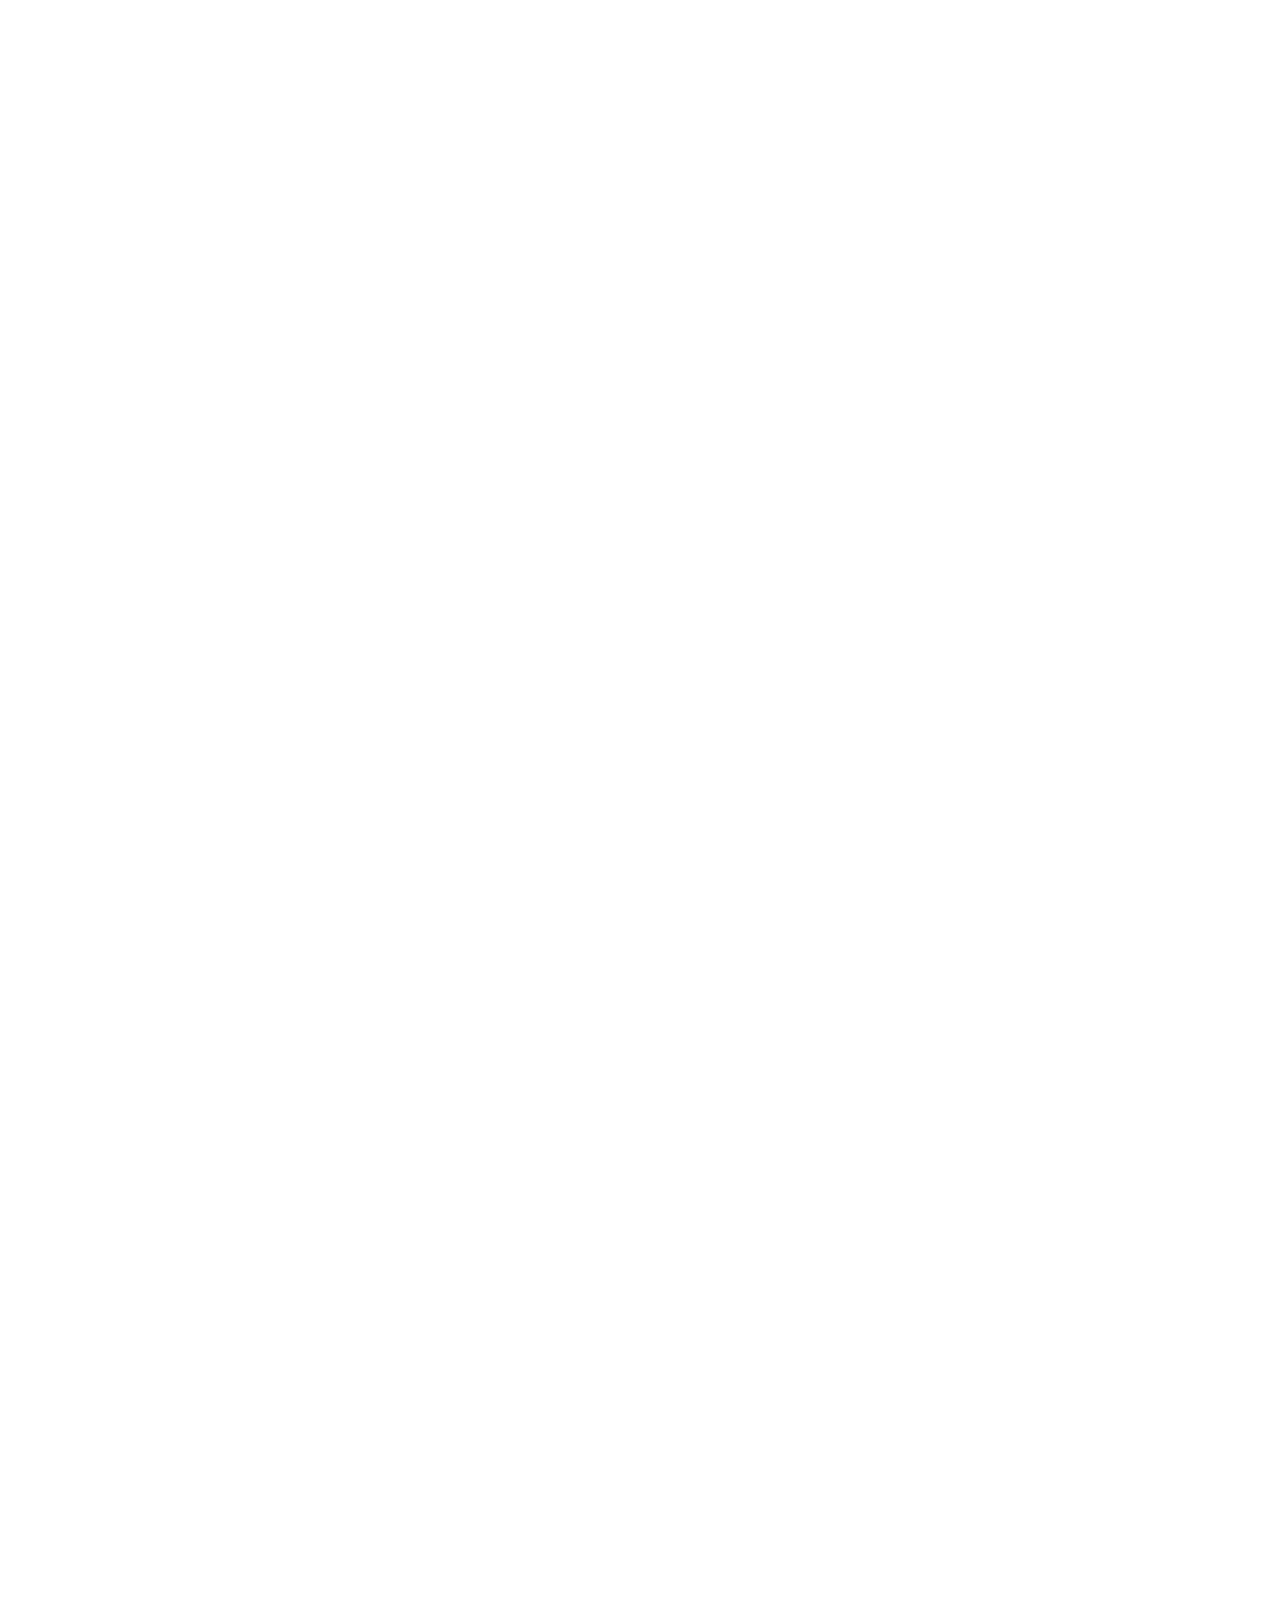
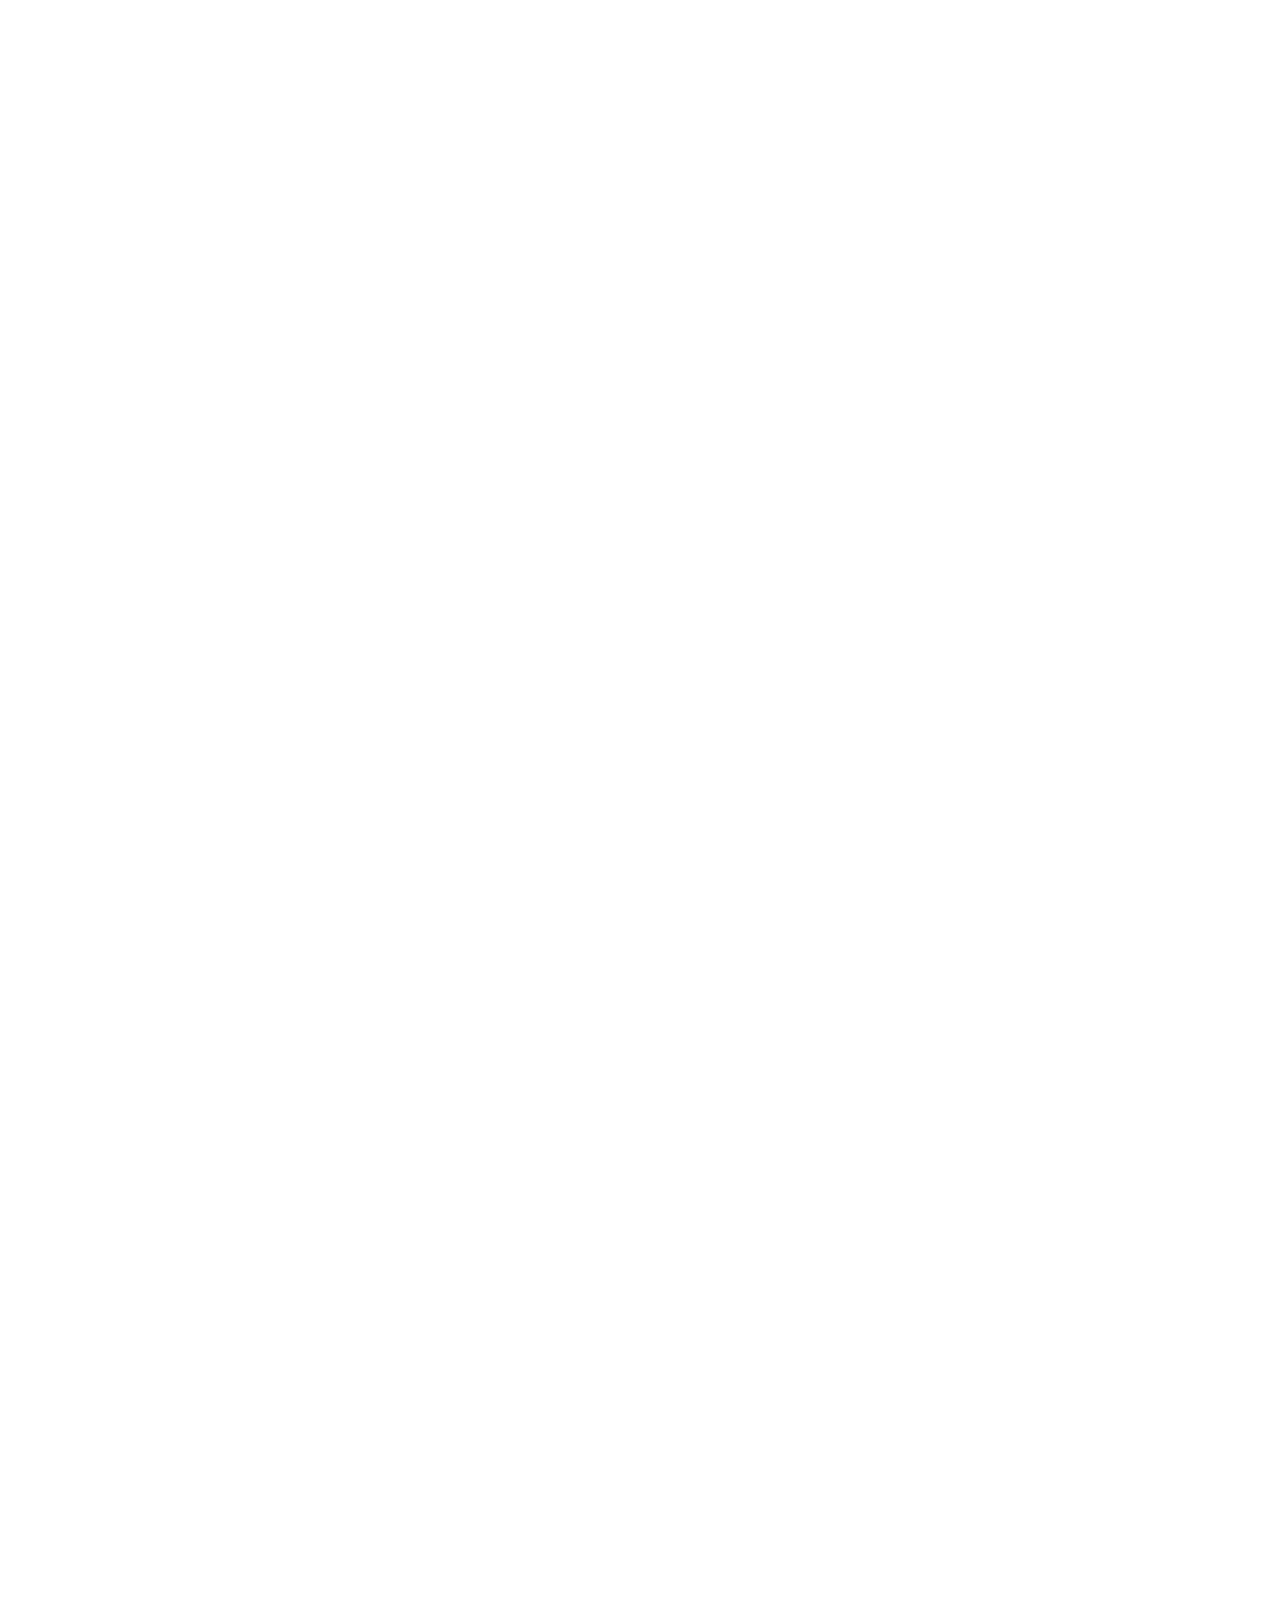
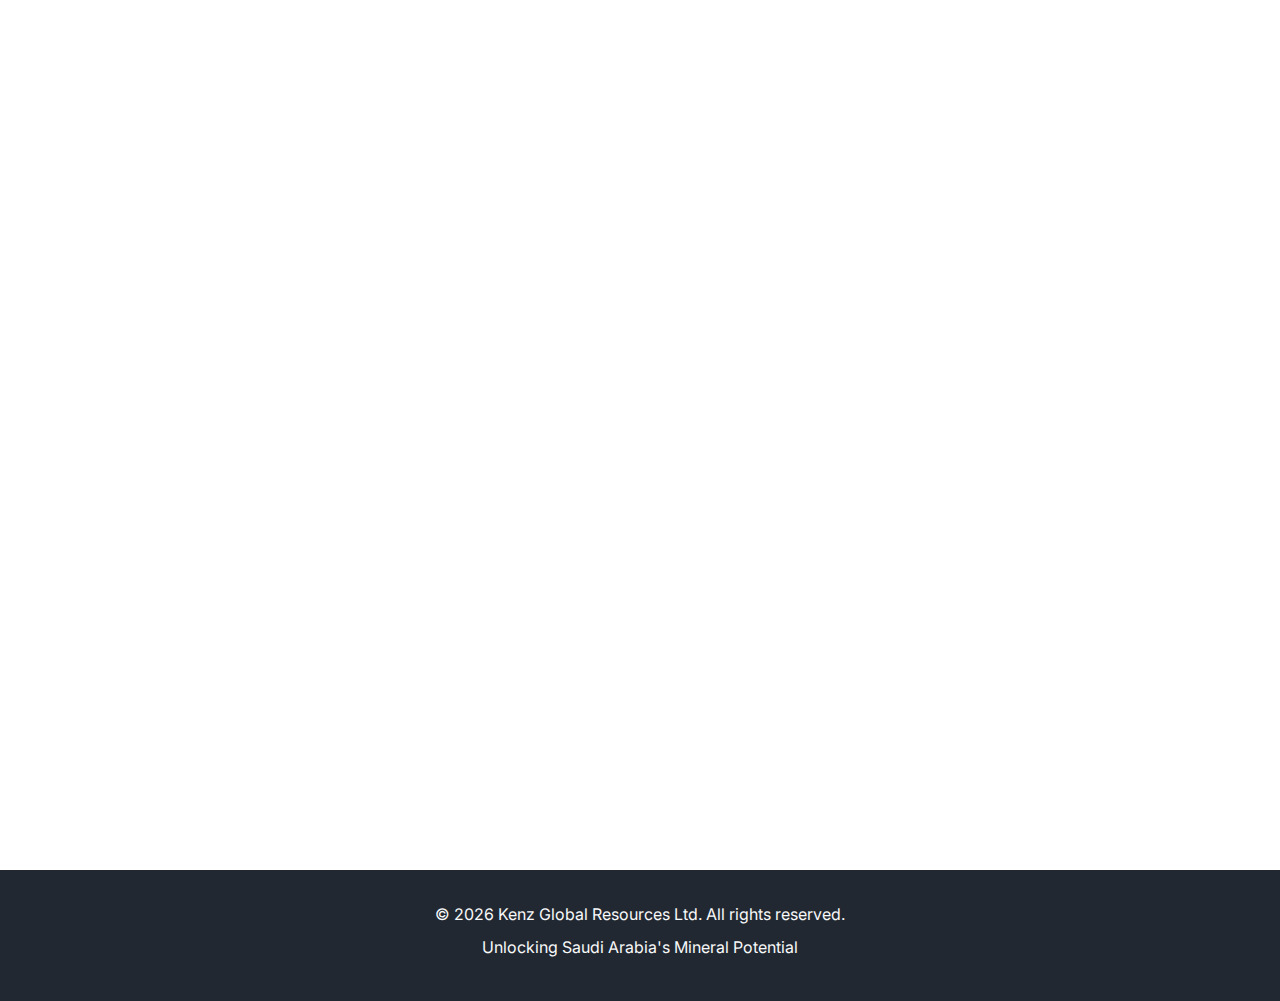
<file: resources.html>
<!DOCTYPE html>
<html lang="en">
<head>
    <meta charset="UTF-8">
    <meta name="viewport" content="width=device-width, initial-scale=1.0">
    <title>Resources - Kenz Global Resources</title>
    <link rel="stylesheet" href="styles.css">
    <link rel="stylesheet" href="resources.css">
    <link rel="stylesheet" href="icons.css">
    <link rel="preconnect" href="https://fonts.googleapis.com">
    <link rel="preconnect" href="https://fonts.gstatic.com" crossorigin>
    <link href="https://fonts.googleapis.com/css2?family=Inter:wght@300;400;500;600;700&display=swap" rel="stylesheet">
</head>
<body>
    <!-- Navigation -->
    <nav class="navbar">
        <div class="container">
            <div class="nav-brand">
                <h1>KENZ</h1>
                <span>GLOBAL RESOURCES</span>
            </div>
            <div class="nav-menu" id="navMenu">
                <a href="index.html" class="nav-link">Home</a>
                <a href="about.html" class="nav-link">About</a>
                <a href="projects.html" class="nav-link">Projects</a>
                <a href="team.html" class="nav-link">Team</a>
                <a href="saudi-mining.html" class="nav-link">Saudi Mining</a>
                <a href="investors.html" class="nav-link">Investors</a>
                <a href="regional-operations.html" class="nav-link">Regional</a>
                <a href="resources.html" class="nav-link active">Resources</a>
                <a href="news.html" class="nav-link">News</a>
                <a href="index.html#contact" class="nav-link">Contact</a>
            </div>
            <div class="nav-toggle" id="navToggle">
                <span></span>
                <span></span>
                <span></span>
            </div>
        </div>
    </nav>

    <!-- Resources Hero -->
    <section class="resources-hero">
        <div class="container">
            <h1>Industry Resources</h1>
            <p>Essential links and information for the mining sector in Saudi Arabia</p>
            
            <!-- Resources Hero Gallery -->
            <div class="resources-hero-gallery">
                <div class="hero-resources-grid">
                    <img src="pho_kenz - main - refined/Office/5780836272166782587.jpg" alt="Professional Resources">
                    <img src="pho_kenz - main - refined/Exploration site (Looking at maps)/5852967065332335208.jpg" alt="Technical Resources">
                    <img src="pho_kenz - main - refined/Rocks/6043854627650257944.jpg" alt="Geological Resources">
                    <img src="pho_kenz - main - refined/Exploration site (Group Pics)/5843497268035045281.jpg" alt="Industry Collaboration">
                </div>
            </div>
        </div>
    </section>

    <!-- Government Resources -->
    <section class="section">
        <div class="container">
            <h2 class="section-title">Government & Regulatory Bodies</h2>
            
            <div class="resource-cards">
                <div class="resource-card">
                    <h3>Ministry of Industry and Mineral Resources (MIMR)</h3>
                    <p>The primary government body overseeing Saudi Arabia's mining sector development and Vision 2030 mining initiatives.</p>
                    <div class="resource-links">
                        <a href="#" class="resource-link">Official Website</a>
                        <a href="#" class="resource-link">Mining Investment Law</a>
                        <a href="#" class="resource-link">Vision 2030 Mining</a>
                    </div>
                </div>

                <div class="resource-card">
                    <h3>Saudi Mining Investment Authority (MISA)</h3>
                    <p>Responsible for licensing, regulation, and promotion of mining investments in the Kingdom.</p>
                    <div class="resource-links">
                        <a href="#" class="resource-link">License Applications</a>
                        <a href="#" class="resource-link">EEP Grant Program</a>
                        <a href="#" class="resource-link">Investor Services</a>
                    </div>
                </div>

                <div class="resource-card">
                    <h3>Saudi Geological Survey (SGS)</h3>
                    <p>Provides geological mapping, research, and technical data for mineral exploration in Saudi Arabia.</p>
                    <div class="resource-links">
                        <a href="#" class="resource-link">Geological Maps</a>
                        <a href="#" class="resource-link">Technical Reports</a>
                        <a href="#" class="resource-link">Data Portal</a>
                    </div>
                </div>

                <div class="resource-card">
                    <h3>Saudi Industrial Development Fund (SIDF)</h3>
                    <p>Provides financing support for mining projects with up to 75% CAPEX funding.</p>
                    <div class="resource-links">
                        <a href="#" class="resource-link">Funding Programs</a>
                        <a href="#" class="resource-link">Application Process</a>
                        <a href="#" class="resource-link">Success Stories</a>
                    </div>
                </div>
            </div>
        </div>
    </section>

    <!-- Resource Excellence Showcase -->
    <section class="section resource-excellence">
        <div class="container">
            <h2 class="section-title">Professional Resources in Action</h2>
            <p class="section-subtitle">Our technical expertise and industry partnerships deliver comprehensive mining solutions</p>
            
            <div class="excellence-gallery">
                <div class="resource-category">
                    <h3>Technical Excellence</h3>
                    <div class="resource-images">
                        <div class="resource-item">
                            <img src="pho_kenz - main - refined/Holding Rocks/5787617252433052433.jpg" alt="Technical Analysis">
                            <div class="resource-overlay">
                                <h4>Technical Analysis</h4>
                                <p>Professional geological assessment and mineral analysis</p>
                            </div>
                        </div>
                        <div class="resource-item">
                            <img src="pho_kenz - main - refined/Exploration site (Looking at maps)/photo_5852967065332335197_y.jpg" alt="Strategic Planning">
                            <div class="resource-overlay">
                                <h4>Strategic Planning</h4>
                                <p>Advanced mapping and exploration planning resources</p>
                            </div>
                        </div>
                    </div>
                </div>
                
                <div class="resource-category">
                    <h3>Industry Partnerships</h3>
                    <div class="resource-images">
                        <div class="resource-item">
                            <img src="pho_kenz - main - refined/Wayne Signing/5778251247315437245.jpg" alt="Partnership Agreements">
                            <div class="resource-overlay">
                                <h4>Strategic Partnerships</h4>
                                <p>Building key relationships with industry leaders</p>
                            </div>
                        </div>
                        <div class="resource-item">
                            <img src="pho_kenz - main - refined/Office/5778251247315437268.jpg" alt="Professional Environment">
                            <div class="resource-overlay">
                                <h4>Professional Infrastructure</h4>
                                <p>State-of-the-art facilities supporting resource development</p>
                            </div>
                        </div>
                    </div>
                </div>
            </div>
        </div>
    </section>

    <!-- Technical Partners -->
    <section class="section section-accent">
        <div class="container">
            <h2 class="section-title">Our Technical Partners</h2>
            
            <div class="partner-resources">
                <div class="partner-resource">
                    <div class="partner-logo">MSA</div>
                    <h3>MSA Group</h3>
                    <p>Leading mining consultancy providing JORC and NI 43-101 compliant technical services across Africa and Middle East.</p>
                    <ul>
                        <li>Resource estimation and reporting</li>
                        <li>Exploration management</li>
                        <li>Due diligence studies</li>
                        <li>Project evaluation</li>
                    </ul>
                </div>

                <div class="partner-resource">
                    <div class="partner-logo">RR</div>
                    <h3>Rayyan Resources</h3>
                    <p>Specialized geological consultancy focused on Arabian Nubian Shield exploration and development.</p>
                    <ul>
                        <li>Target generation</li>
                        <li>Geological mapping</li>
                        <li>Geophysical interpretation</li>
                        <li>Field program management</li>
                    </ul>
                </div>


            </div>
        </div>
    </section>

    <!-- Industry Resources -->
    <section class="section">
        <div class="container">
            <h2 class="section-title">Industry Organizations & Resources</h2>
            
            <div class="industry-grid">
                <div class="industry-card">
                    <h4>Mining Associations</h4>
                    <ul>
                        <li><a href="#">Saudi Mining Association</a></li>
                        <li><a href="#">Arab Mining Association</a></li>
                        <li><a href="#">International Council on Mining & Metals</a></li>
                        <li><a href="#">Prospectors & Developers Association of Canada</a></li>
                    </ul>
                </div>

                <div class="industry-card">
                    <h4>Technical Standards</h4>
                    <ul>
                        <li><a href="#">JORC Code Guidelines</a></li>
                        <li><a href="#">NI 43-101 Standards</a></li>
                        <li><a href="#">SAMREC Code</a></li>
                        <li><a href="#">CIM Best Practices</a></li>
                    </ul>
                </div>

                <div class="industry-card">
                    <h4>Market Intelligence</h4>
                    <ul>
                        <li><a href="#">Mining Journal</a></li>
                        <li><a href="#">Northern Miner</a></li>
                        <li><a href="#">S&P Global Market Intelligence</a></li>
                        <li><a href="#">Wood Mackenzie</a></li>
                    </ul>
                </div>

                <div class="industry-card">
                    <h4>Educational Resources</h4>
                    <ul>
                        <li><a href="#">King Fahd University - Mining Engineering</a></li>
                        <li><a href="#">KAUST - Earth Science & Engineering</a></li>
                        <li><a href="#">Colorado School of Mines</a></li>
                        <li><a href="#">Royal School of Mines</a></li>
                    </ul>
                </div>
            </div>
        </div>
    </section>

    <!-- Service Providers -->
    <section class="section section-dark">
        <div class="container">
            <h2 class="section-title">Saudi Mining Ecosystem</h2>
            
            <div class="ecosystem-grid">
                <div class="ecosystem-category">
                    <h3>Drilling & Exploration Services</h3>
                    <div class="provider-list">
                        <div class="provider">Capital Drilling</div>
                        <div class="provider">Boart Longyear</div>
                        <div class="provider">Arabian Drilling Company</div>
                        <div class="provider">Desert King International</div>
                    </div>
                </div>

                <div class="ecosystem-category">
                    <h3>Laboratory & Assay Services</h3>
                    <div class="provider-list">
                        <div class="provider">ALS Arabia</div>
                        <div class="provider">SGS Saudi Arabia</div>
                        <div class="provider">Bureau Veritas</div>
                        <div class="provider">Intertek</div>
                    </div>
                </div>

                <div class="ecosystem-category">
                    <h3>Environmental & Social Consultants</h3>
                    <div class="provider-list">
                        <div class="provider">ERM Middle East</div>
                        <div class="provider">WSP Saudi Arabia</div>
                        <div class="provider">AECOM Arabia</div>
                        <div class="provider">SRK Consulting</div>
                    </div>
                </div>

                <div class="ecosystem-category">
                    <h3>Legal & Advisory Services</h3>
                    <div class="provider-list">
                        <div class="provider">White & Case</div>
                        <div class="provider">Baker McKenzie</div>
                        <div class="provider">Al Tamimi & Company</div>
                        <div class="provider">Clifford Chance</div>
                    </div>
                </div>
            </div>
        </div>
    </section>

    <!-- Mining Resources Gallery -->
    <section class="section mining-resources-showcase">
        <div class="container">
            <h2 class="section-title">Saudi Mining Resources</h2>
            <p class="section-subtitle">Comprehensive mining resources and mineral specimens from our Saudi operations</p>
            
            <div class="mining-resources-grid">
                <div class="resource-specimen">
                    <img src="pho_kenz - main - refined/Rocks/5787617252433052370.jpg" alt="High-Grade Specimens">
                    <div class="specimen-overlay">High-Grade Specimens</div>
                </div>
                <div class="resource-specimen">
                    <img src="pho_kenz - main - refined/Holding Rocks/5949569190581093496.jpg" alt="Resource Analysis">
                    <div class="specimen-overlay">Resource Analysis</div>
                </div>
                <div class="resource-specimen">
                    <img src="pho_kenz - main - refined/Rocks/5852967065332335223.jpg" alt="Geological Samples">
                    <div class="specimen-overlay">Geological Samples</div>
                </div>
                <div class="resource-specimen">
                    <img src="pho_kenz - main - refined/Holding Rocks/5787617252433052418.jpg" alt="Field Resources">
                    <div class="specimen-overlay">Field Resources</div>
                </div>
                <div class="resource-specimen">
                    <img src="pho_kenz - main - refined/Rocks/5949569190581093492.jpg" alt="Mineral Diversity">
                    <div class="specimen-overlay">Mineral Diversity</div>
                </div>
                <div class="resource-specimen">
                    <img src="pho_kenz - main - refined/Holding Rocks/5843497268035045306.jpg" alt="Quality Assessment">
                    <div class="specimen-overlay">Quality Assessment</div>
                </div>
            </div>
        </div>
    </section>

    <!-- Contact Resources -->
    <section class="section">
        <div class="container">
            <div class="contact-resources">
                <h2>Need More Information?</h2>
                <p>Our team is here to help with any questions about mining in Saudi Arabia</p>
                <div class="contact-buttons">
                    <a href="index.html#contact" class="contact-button">Contact Our Team</a>
                    <a href="#" class="contact-button secondary">Request Information Pack</a>
                </div>
            </div>
        </div>
    </section>

    <!-- Footer -->
    <footer class="footer">
        <div class="container">
            <p>&copy; 2025 Kenz Global Resources Ltd. All rights reserved.</p>
            <p>Unlocking Saudi Arabia's Mineral Potential</p>
        </div>
    </footer>

    <script src="script.js"></script>
</body>
</html>
</file>
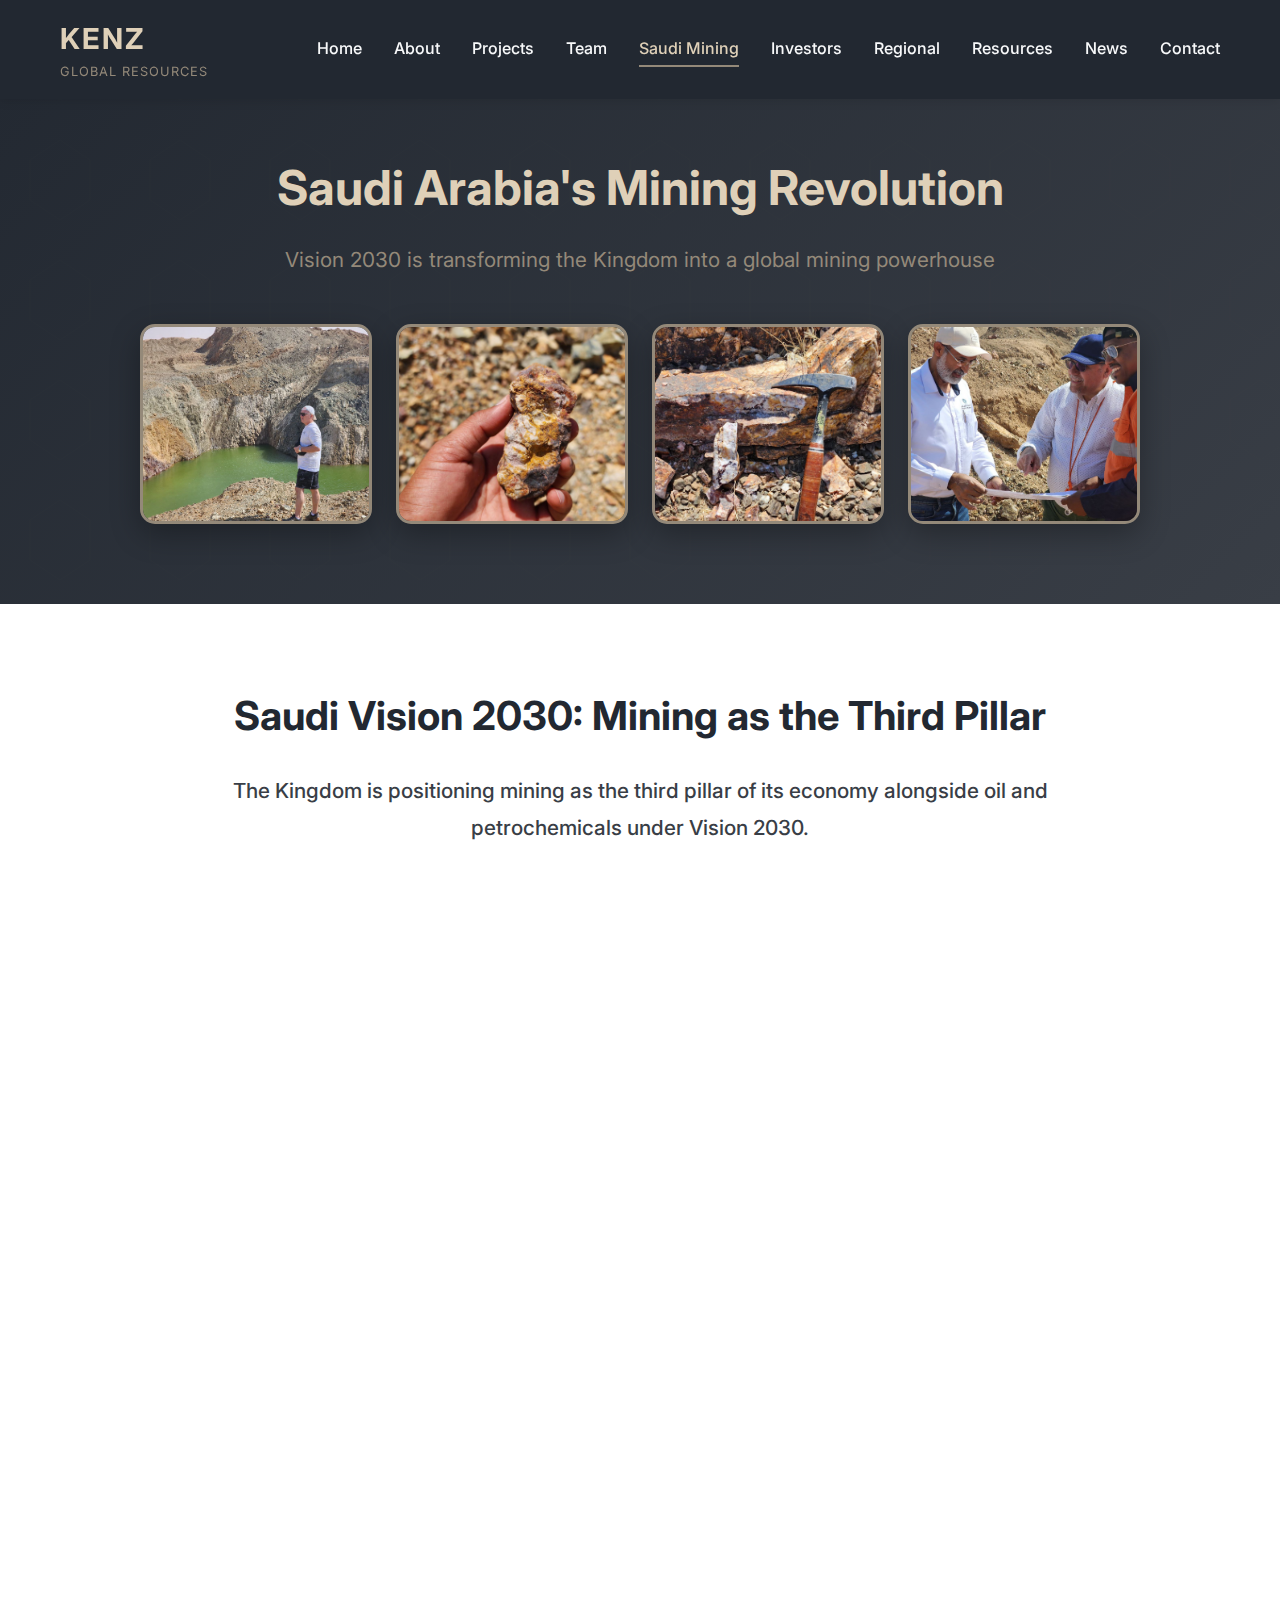
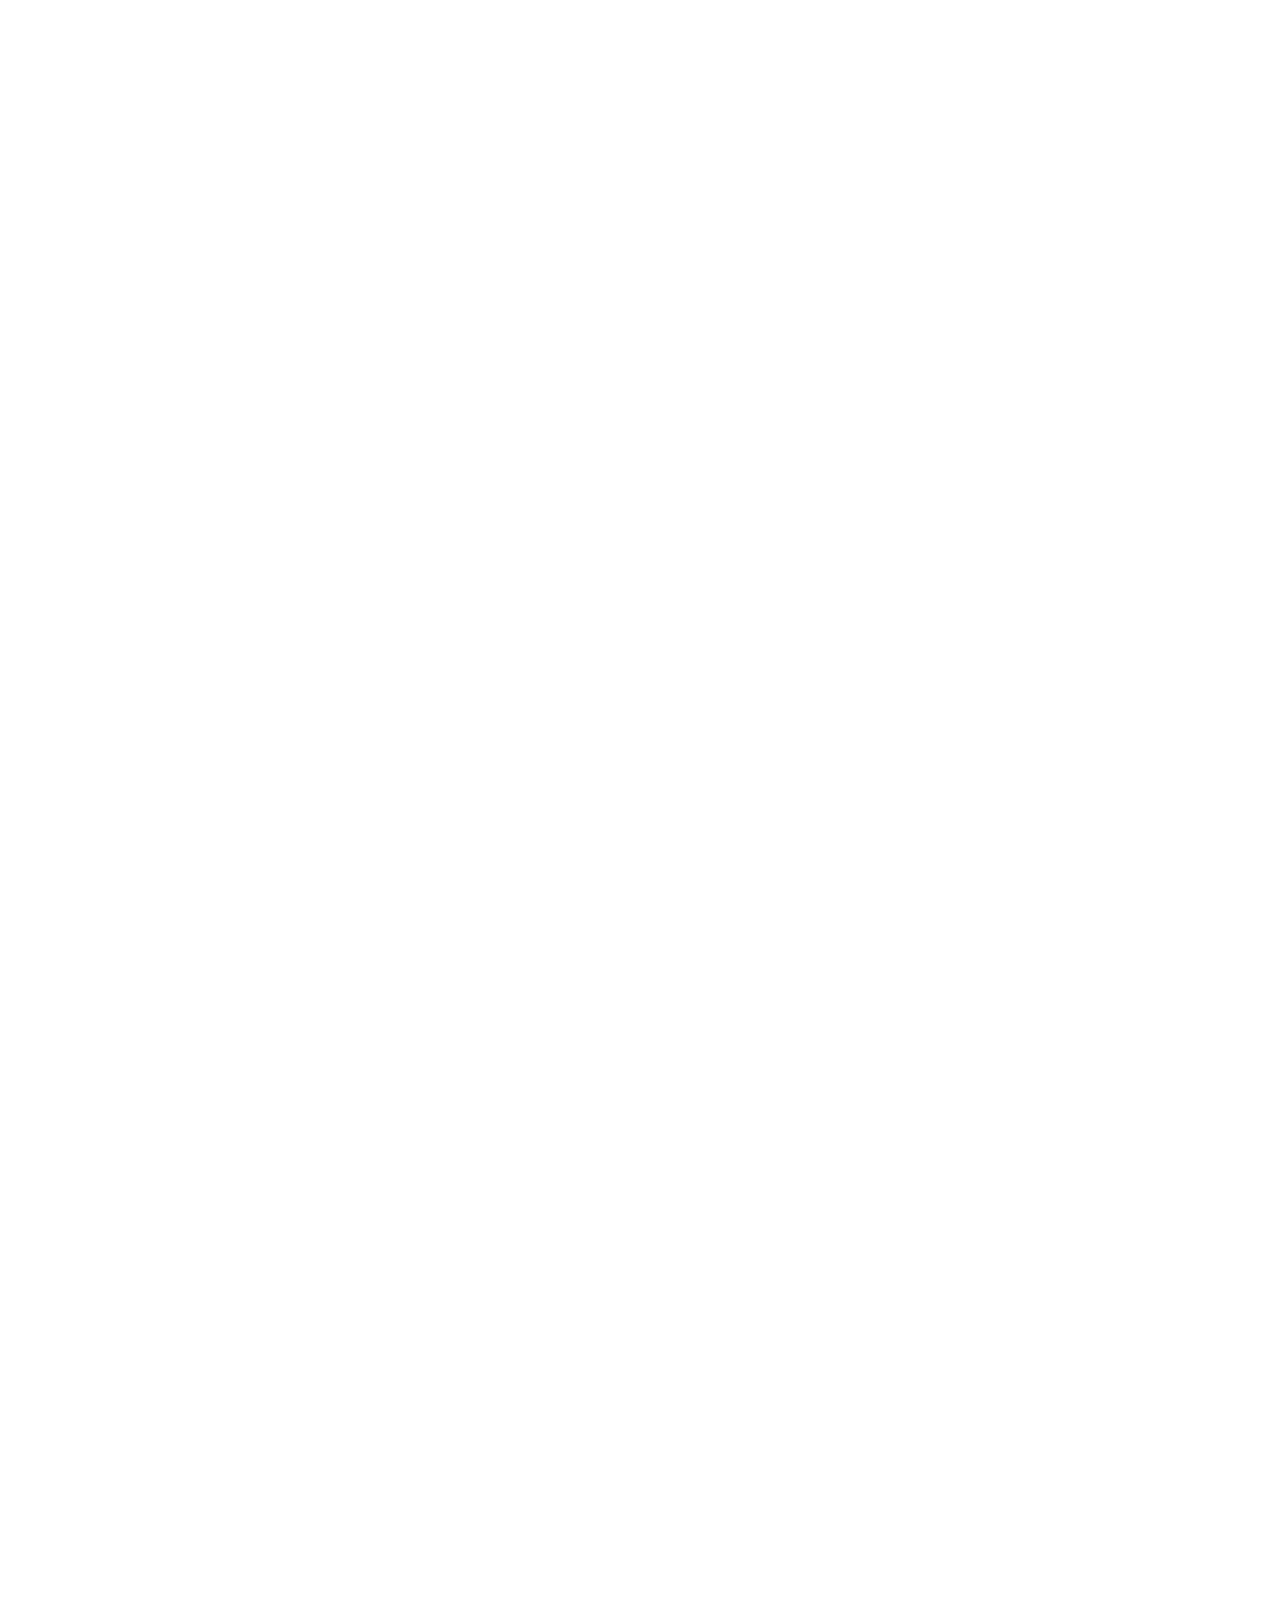
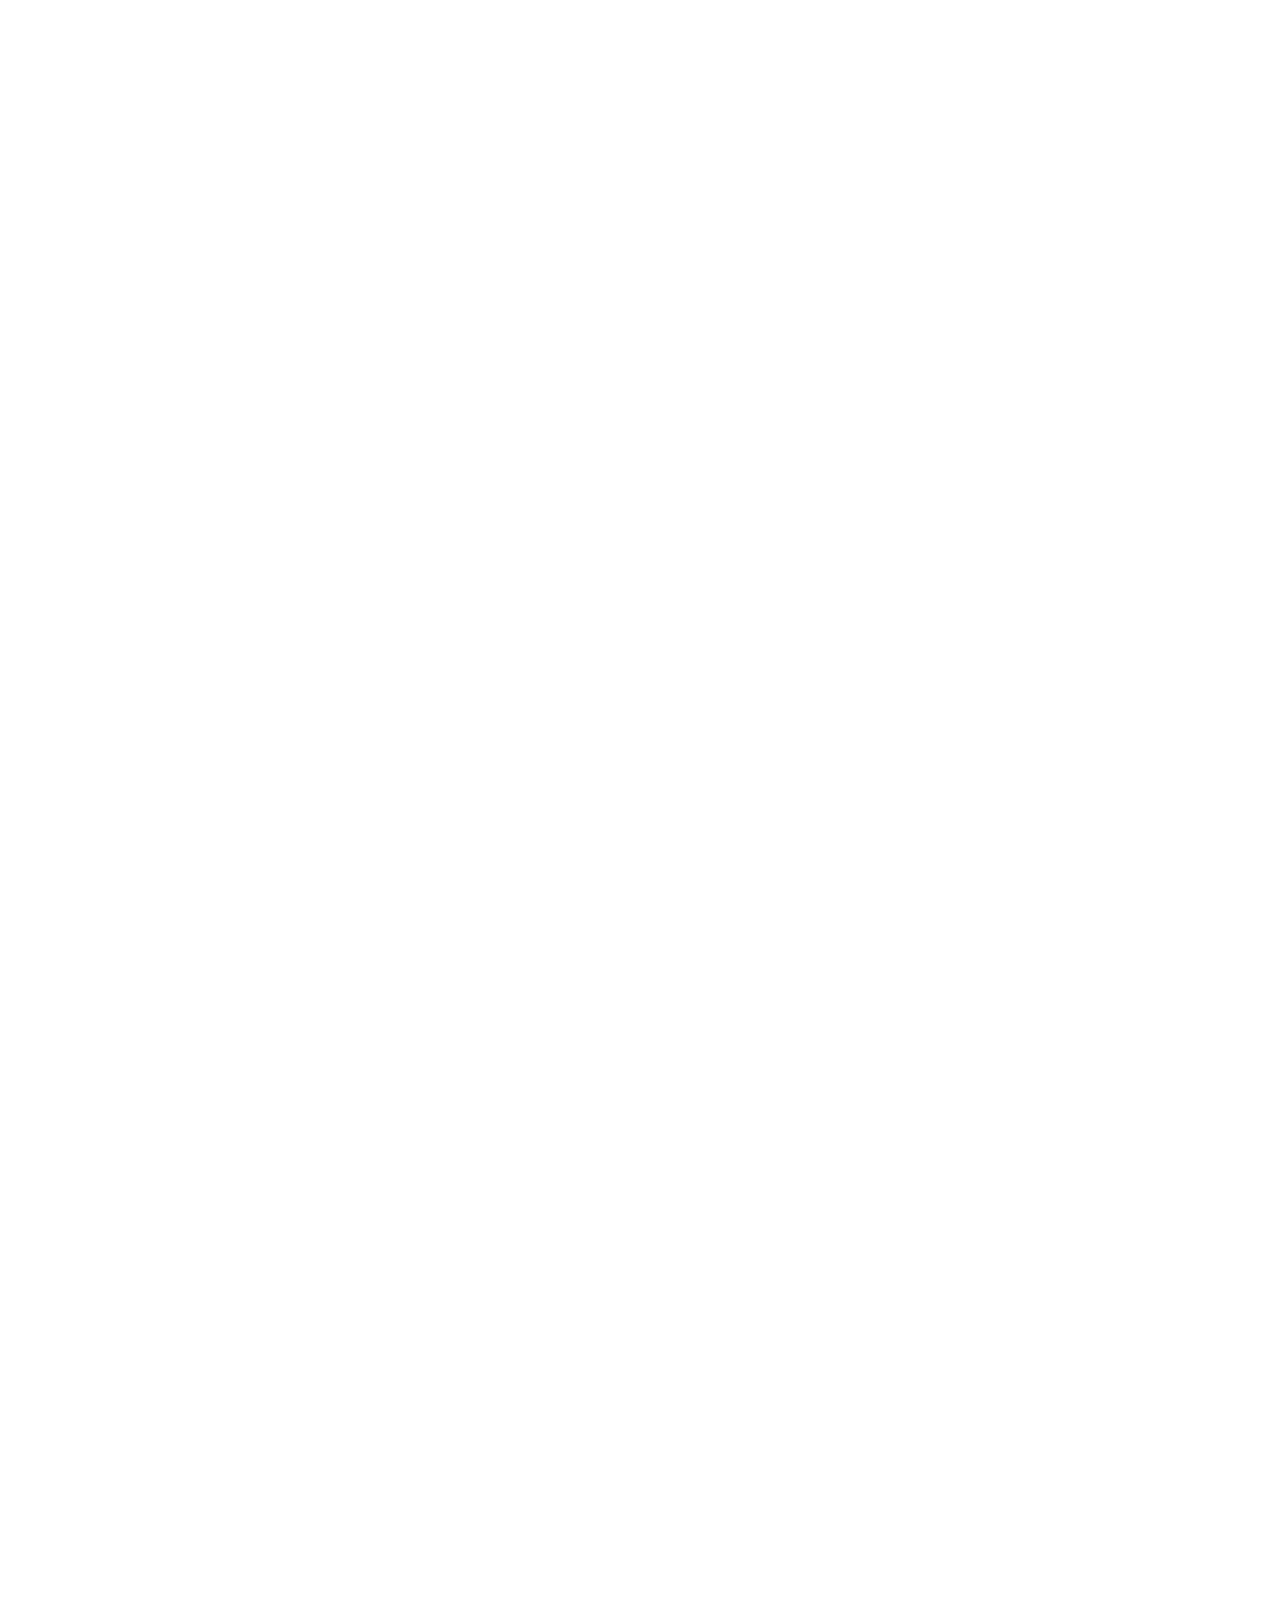
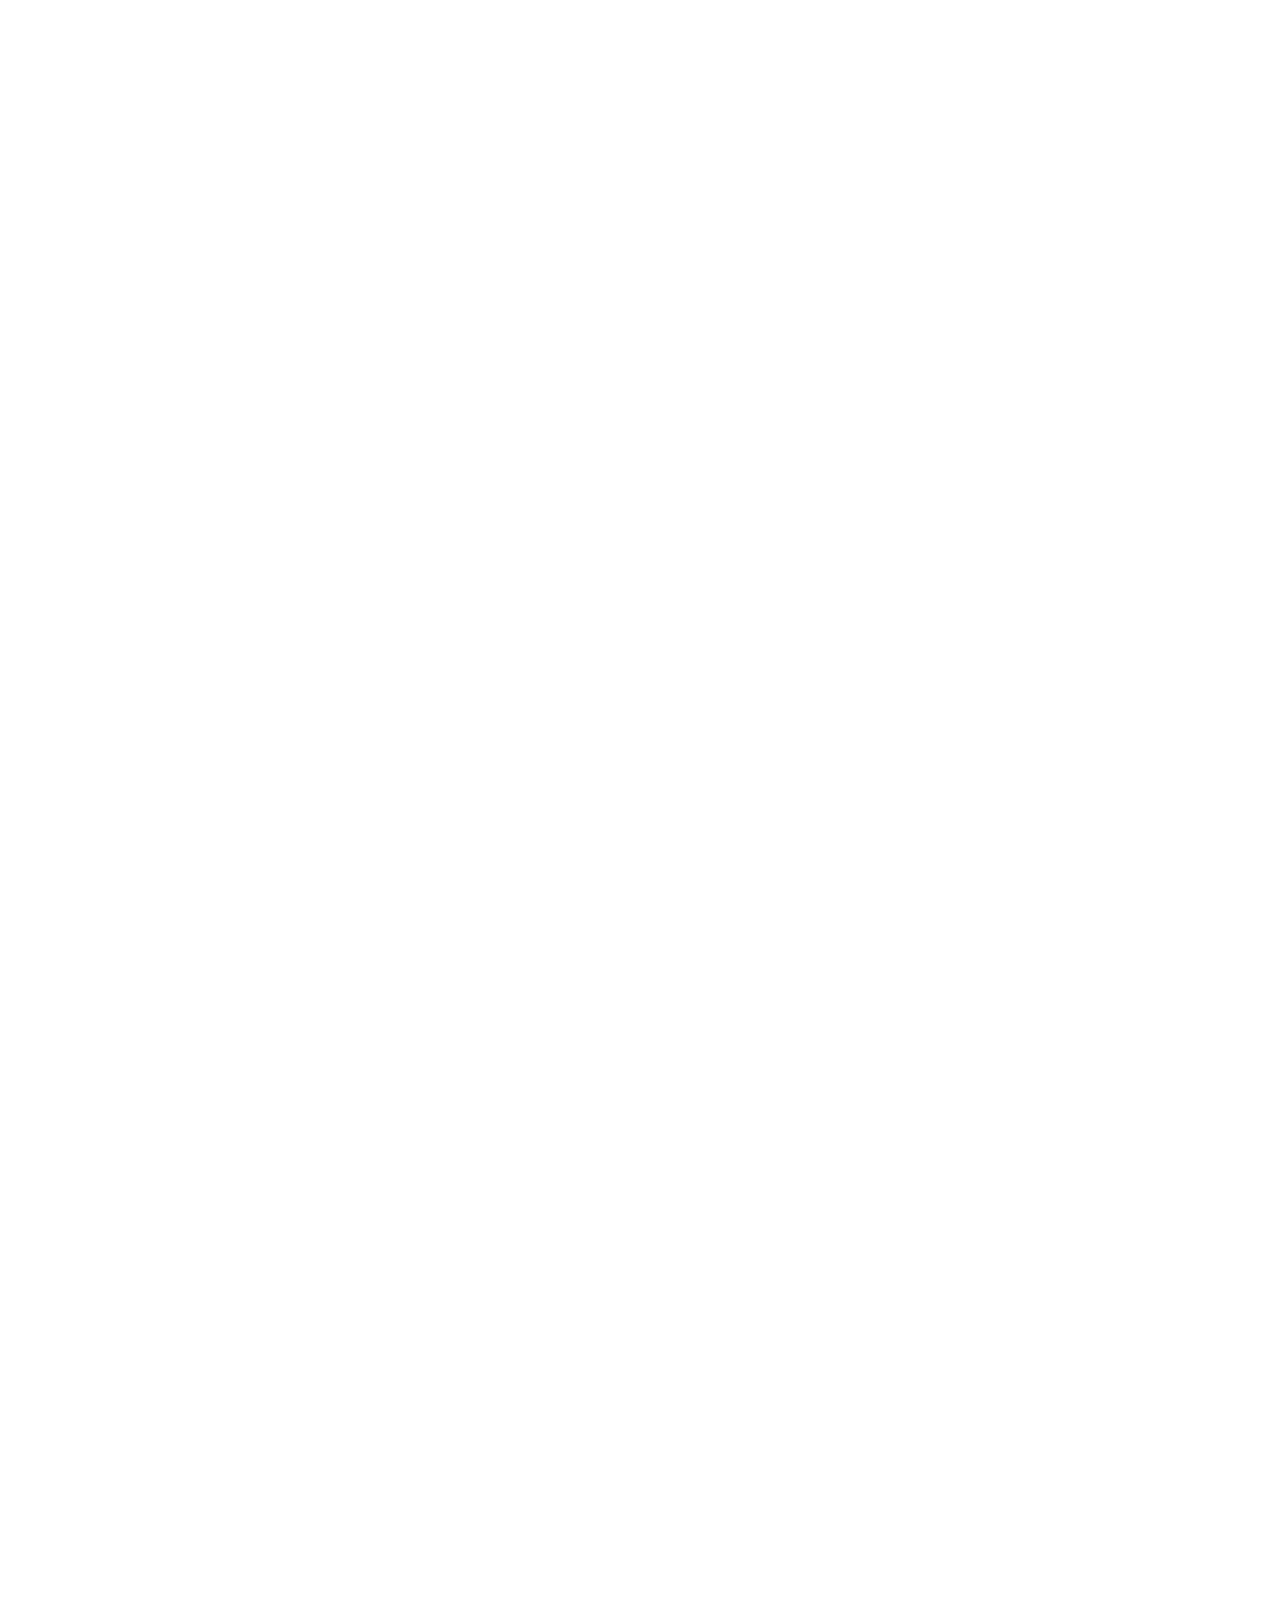
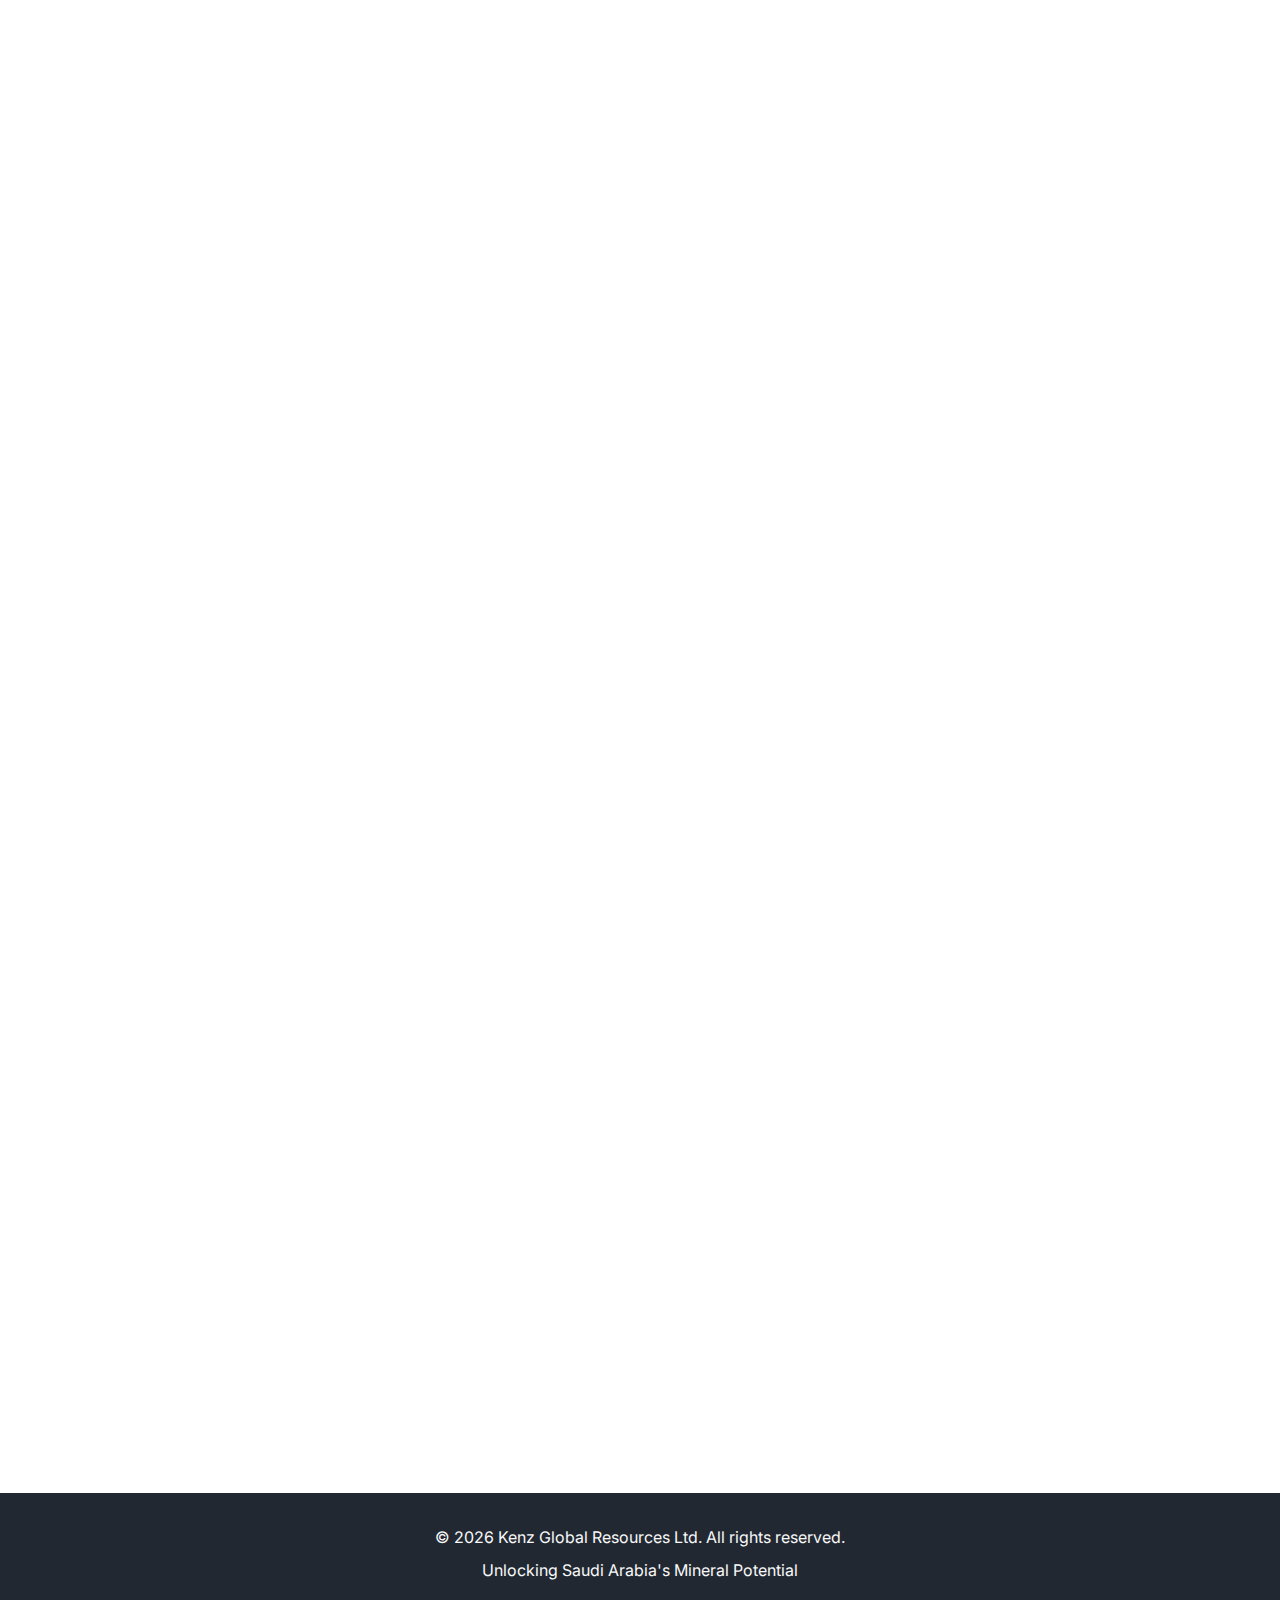
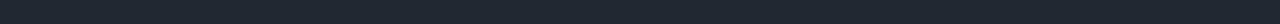
<file: saudi-mining.html>
<!DOCTYPE html>
<html lang="en">
<head>
    <meta charset="UTF-8">
    <meta name="viewport" content="width=device-width, initial-scale=1.0">
    <title>Saudi Mining Sector - Kenz Global Resources</title>
    <link rel="stylesheet" href="styles.css">
    <link rel="stylesheet" href="saudi-mining.css">
    <link rel="stylesheet" href="icons.css">
    <link rel="preconnect" href="https://fonts.googleapis.com">
    <link rel="preconnect" href="https://fonts.gstatic.com" crossorigin>
    <link href="https://fonts.googleapis.com/css2?family=Inter:wght@300;400;500;600;700&display=swap" rel="stylesheet">
</head>
<body>
    <!-- Navigation -->
    <nav class="navbar">
        <div class="container">
            <div class="nav-brand">
                <h1>KENZ</h1>
                <span>GLOBAL RESOURCES</span>
            </div>
            <div class="nav-menu" id="navMenu">
                <a href="index.html" class="nav-link">Home</a>
                <a href="about.html" class="nav-link">About</a>
                <a href="projects.html" class="nav-link">Projects</a>
                <a href="team.html" class="nav-link">Team</a>
                <a href="saudi-mining.html" class="nav-link active">Saudi Mining</a>
                <a href="investors.html" class="nav-link">Investors</a>
                <a href="regional-operations.html" class="nav-link">Regional</a>
                <a href="resources.html" class="nav-link">Resources</a>
                <a href="news.html" class="nav-link">News</a>
                <a href="index.html#contact" class="nav-link">Contact</a>
            </div>
            <div class="nav-toggle" id="navToggle">
                <span></span>
                <span></span>
                <span></span>
            </div>
        </div>
    </nav>

    <!-- Saudi Mining Hero -->
    <section class="saudi-hero">
        <div class="container">
            <h1>Saudi Arabia's Mining Revolution</h1>
            <p>Vision 2030 is transforming the Kingdom into a global mining powerhouse</p>
            
            <!-- Hero Gallery -->
            <div class="saudi-hero-gallery">
                <div class="hero-mining-grid">
                    <img src="pho_kenz - main - refined/Exploration site/5852967065332335193.jpg" alt="Saudi Mining Exploration">
                    <img src="pho_kenz - main - refined/Holding Rocks/5787617252433052344.jpg" alt="Mineral Samples">
                    <img src="pho_kenz - main - refined/Rocks/5949569190581093492.jpg" alt="Rock Specimens">
                    <img src="pho_kenz - main - refined/Exploration site (Looking at maps)/5852967065332335200.jpg" alt="Strategic Planning">
                </div>
            </div>
        </div>
    </section>

    <!-- Vision 2030 Overview -->
    <section class="section">
        <div class="container">
            <div class="vision-intro">
                <h2>Saudi Vision 2030: Mining as the Third Pillar</h2>
                <p class="lead">The Kingdom is positioning mining as the third pillar of its economy alongside oil and petrochemicals under Vision 2030.</p>
            </div>

            <div class="vision-goals">
                <div class="goal-card">
                    <div class="goal-icon"><div class="icon icon-target"></div></div>
                    <h3>Vision 2030</h3>
                    <p>Making mining the third pillar of the economy</p>
                </div>
                <div class="goal-card">
                    <div class="goal-icon"><div class="icon icon-premium"></div></div>
                    <h3>Vast Resources</h3>
                    <p>Significant untapped mineral potential</p>
                </div>
                <div class="goal-card">
                    <div class="goal-icon"><div class="icon icon-building"></div></div>
                    <h3>Job Creation</h3>
                    <p>Substantial employment opportunities</p>
                </div>
                <div class="goal-card">
                    <div class="goal-icon"><div class="icon icon-sustainability"></div></div>
                    <h3>Economic Growth</h3>
                    <p>Significant GDP contribution potential</p>
                </div>
            </div>
        </div>
    </section>

    <!-- Saudi Mining Advantages -->
    <section class="section section-accent">
        <div class="container">
            <h2 class="section-title">Why Saudi Arabia?</h2>
            
            <div class="advantages-list">
                <div class="advantage-item">
                    <h3><span class="icon icon-map icon-small"></span> Strategic Location</h3>
                    <p>At the crossroads of three continents with access to major global markets and shipping routes.</p>
                </div>
                <div class="advantage-item">
                    <h3><span class="icon icon-energy icon-small"></span> World-Class Infrastructure</h3>
                    <p>Modern ports, roads, railways, and competitive industrial electricity costs.</p>
                </div>
                <div class="advantage-item">
                    <h3><span class="icon icon-finance icon-small"></span> Government Support</h3>
                    <p>Up to $2M per license in exploration grants and 75% CAPEX co-funding for downstream projects.</p>
                </div>
                <div class="advantage-item">
                    <h3><span class="icon icon-government icon-small"></span> Regulatory Excellence</h3>
                    <p>New Mining Investment Law (2020) with streamlined licensing and 100% foreign ownership allowed.</p>
                </div>
                <div class="advantage-item">
                    <h3><span class="icon icon-technical icon-small"></span> Technical Resources</h3>
                    <p>Access to Saudi Geological Survey data, research centers, and world-class universities.</p>
                </div>
                <div class="advantage-item">
                    <h3><span class="icon icon-industry icon-small"></span> Established Industry</h3>
                    <p>Ma'aden as anchor with substantial investments, providing ecosystem and expertise.</p>
                </div>
            </div>
        </div>
    </section>

    <!-- Exploration Excellence -->
    <section class="section exploration-showcase">
        <div class="container">
            <h2 class="section-title">Exploration Excellence</h2>
            <p class="section-subtitle">Professional exploration activities across Saudi Arabia's mineral-rich regions</p>
            
            <div class="exploration-gallery">
                <div class="exploration-category">
                    <h3>Field Operations</h3>
                    <div class="exploration-images">
                        <div class="exploration-item">
                            <img src="pho_kenz - main - refined/Exploration site (Looking at maps)/5852967065332335206.jpg" alt="Field Team Operations">
                            <div class="exploration-overlay">
                                <h4>Team Operations</h4>
                                <p>Professional exploration teams conducting field surveys</p>
                            </div>
                        </div>
                        <div class="exploration-item">
                            <img src="pho_kenz - main - refined/Exploration site/5841203776973816990.jpg" alt="Site Analysis">
                            <div class="exploration-overlay">
                                <h4>Site Analysis</h4>
                                <p>Detailed geological assessment and sampling programs</p>
                            </div>
                        </div>
                    </div>
                </div>
                
                <div class="exploration-category">
                    <h3>Geological Discoveries</h3>
                    <div class="exploration-images">
                        <div class="exploration-item">
                            <img src="pho_kenz - main - refined/Rocks/5787617252433052370.jpg" alt="Rock Analysis">
                            <div class="exploration-overlay">
                                <h4>Rock Analysis</h4>
                                <p>Comprehensive analysis of mineral specimens</p>
                            </div>
                        </div>
                        <div class="exploration-item">
                            <img src="pho_kenz - main - refined/Holding Rocks/5843497268035045301.jpg" alt="Mineral Samples">
                            <div class="exploration-overlay">
                                <h4>Mineral Samples</h4>
                                <p>High-grade samples from exploration programs</p>
                            </div>
                        </div>
                    </div>
                </div>
            </div>
        </div>
    </section>

    <!-- Mineral Wealth -->
    <section class="section">
        <div class="container">
            <h2 class="section-title">Abundant Mineral Resources</h2>
            
            <div class="minerals-showcase">
                <div class="mineral-category">
                    <h3>Precious Metals</h3>
                    <div class="mineral-list">
                        <div class="mineral-item">
                            <span class="mineral-name">Gold</span>
                            <span class="mineral-info">Multiple operating mines and occurrences</span>
                        </div>
                        <div class="mineral-item">
                            <span class="mineral-name">Silver</span>
                            <span class="mineral-info">Often associated with base metal deposits</span>
                        </div>
                    </div>
                </div>

                <div class="mineral-category">
                    <h3>Base Metals</h3>
                    <div class="mineral-list">
                        <div class="mineral-item">
                            <span class="mineral-name">Copper</span>
                            <span class="mineral-info">Jabal Sayid mine, multiple prospects</span>
                        </div>
                        <div class="mineral-item">
                            <span class="mineral-name">Zinc & Lead</span>
                            <span class="mineral-info">Al Masane mine, numerous occurrences</span>
                        </div>
                        <div class="mineral-item">
                            <span class="mineral-name">Nickel</span>
                            <span class="mineral-info">Associated with ophiolite complexes</span>
                        </div>
                    </div>
                </div>

                <div class="mineral-category">
                    <h3>Industrial Minerals</h3>
                    <div class="mineral-list">
                        <div class="mineral-item">
                            <span class="mineral-name">Phosphate</span>
                            <span class="mineral-info">Substantial reserves</span>
                        </div>
                        <div class="mineral-item">
                            <span class="mineral-name">Bauxite</span>
                            <span class="mineral-info">Significant deposits</span>
                        </div>
                        <div class="mineral-item">
                            <span class="mineral-name">Silica Sand</span>
                            <span class="mineral-info">High-purity deposits</span>
                        </div>
                    </div>
                </div>

                <div class="mineral-category">
                    <h3>Strategic Minerals</h3>
                    <div class="mineral-list">
                        <div class="mineral-item">
                            <span class="mineral-name">Rare Earth Elements</span>
                            <span class="mineral-info">Tantalum, Niobium deposits</span>
                        </div>
                        <div class="mineral-item">
                            <span class="mineral-name">Battery Metals</span>
                            <span class="mineral-info">Lithium, Vanadium potential</span>
                        </div>
                    </div>
                </div>
            </div>
        </div>
    </section>

    <!-- Investment Incentives -->
    <section class="section section-dark">
        <div class="container">
            <h2 class="section-title">Investment Incentives & Support</h2>
            
            <div class="incentives-grid">
                <div class="incentive-card">
                    <h3>Early Exploration Program (EEP)</h3>
                    <ul>
                        <li>Up to USD $2 million per license in grants</li>
                        <li>Covers up to 75% of exploration costs</li>
                        <li>Fast-track approval process</li>
                        <li>Technical support from MISA</li>
                    </ul>
                </div>

                <div class="incentive-card">
                    <h3>Capital Investment Support</h3>
                    <ul>
                        <li>75% CAPEX funding for downstream projects</li>
                        <li>10-year tax holidays available</li>
                        <li>Duty-free equipment imports</li>
                        <li>Industrial land at competitive rates</li>
                    </ul>
                </div>

                <div class="incentive-card">
                    <h3>Operational Benefits</h3>
                    <ul>
                        <li>Lowest industrial electricity costs globally</li>
                        <li>Water allocation guarantees</li>
                        <li>Fast-track visa processing</li>
                        <li>100% foreign ownership allowed</li>
                    </ul>
                </div>

                <div class="incentive-card">
                    <h3>Technical Support</h3>
                    <ul>
                        <li>Access to Saudi Geological Survey database</li>
                        <li>Core storage and analysis facilities</li>
                        <li>Research collaboration opportunities</li>
                        <li>Training and capacity building programs</li>
                    </ul>
                </div>
            </div>
        </div>
    </section>

    <!-- Professional Operations -->
    <section class="section operations-showcase">
        <div class="container">
            <h2 class="section-title">Professional Operations</h2>
            
            <div class="operations-gallery">
                <div class="operation-item">
                    <img src="pho_kenz - main - refined/Wayne Signing/5778251247315437245.jpg" alt="Strategic Partnerships">
                    <div class="operation-info">
                        <h4>Strategic Partnerships</h4>
                        <p>Establishing key relationships with Saudi mining stakeholders and international partners</p>
                    </div>
                </div>
                
                <div class="operation-item">
                    <img src="pho_kenz - main - refined/Office/5778251247315437220.jpg" alt="Professional Environment">
                    <div class="operation-info">
                        <h4>Professional Environment</h4>
                        <p>Modern facilities and professional operations supporting mining exploration activities</p>
                    </div>
                </div>
                
                <div class="operation-item">
                    <img src="pho_kenz - main - refined/Exploration site (Cars)/5843497268035045293.jpg" alt="Field Operations">
                    <div class="operation-info">
                        <h4>Field Operations</h4>
                        <p>Comprehensive logistics and operational support for remote exploration sites</p>
                    </div>
                </div>
            </div>
        </div>
    </section>

    <!-- Rock Specimens Gallery -->
    <section class="section specimens-gallery">
        <div class="container">
            <h2 class="section-title">Mineral Specimens & Analysis</h2>
            <p class="section-subtitle">High-quality mineral samples from Saudi exploration programs</p>
            
            <div class="specimens-grid">
                <div class="specimen-item">
                    <img src="pho_kenz - main - refined/Rocks/6043854627650257928.jpg" alt="Mineral Specimen 1">
                    <div class="specimen-overlay">Precious Metal Samples</div>
                </div>
                <div class="specimen-item">
                    <img src="pho_kenz - main - refined/Rocks/5852967065332335223.jpg" alt="Mineral Specimen 2">
                    <div class="specimen-overlay">Base Metal Deposits</div>
                </div>
                <div class="specimen-item">
                    <img src="pho_kenz - main - refined/Holding Rocks/5949569190581093495.jpg" alt="Field Sample">
                    <div class="specimen-overlay">Field Collection</div>
                </div>
                <div class="specimen-item">
                    <img src="pho_kenz - main - refined/Rocks/6043854627650257944.jpg" alt="Mineral Specimen 3">
                    <div class="specimen-overlay">Industrial Minerals</div>
                </div>
                <div class="specimen-item">
                    <img src="pho_kenz - main - refined/Holding Rocks/5787617252433052418.jpg" alt="Sample Analysis">
                    <div class="specimen-overlay">Quality Assessment</div>
                </div>
                <div class="specimen-item">
                    <img src="pho_kenz - main - refined/Rocks/5787617252433052286.jpg" alt="Geological Sample">
                    <div class="specimen-overlay">Geological Analysis</div>
                </div>
            </div>
        </div>
    </section>

    <!-- Arabian Nubian Shield -->
    <section class="section">
        <div class="container">
            <h2 class="section-title">The Arabian Nubian Shield</h2>
            
            <div class="shield-info">
                <div class="shield-content">
                    <h3>Geological Paradise</h3>
                    <p>The Arabian Nubian Shield is one of the world's most prospective yet underexplored mineral provinces. This Precambrian terrain hosts:</p>
                    <ul>
                        <li>World-class gold deposits in similar geology to Egypt's Eastern Desert</li>
                        <li>Volcanic Massive Sulfide (VMS) deposits rich in copper, zinc, and silver</li>
                        <li>Porphyry copper systems with significant potential</li>
                        <li>Rare earth element occurrences in alkaline complexes</li>
                        <li>Only 30% explored using modern techniques</li>
                    </ul>
                </div>
                
                <div class="shield-stats">
                    <div class="stat-box">
                        <h4>Vast Area</h4>
                        <p>Extensive Arabian Shield territory</p>
                    </div>
                    <div class="stat-box">
                        <h4>Ancient Geology</h4>
                        <p>Precambrian mineralization</p>
                    </div>
                    <div class="stat-box">
                        <h4>Numerous Occurrences</h4>
                        <p>Many known mineral deposits</p>
                    </div>
                    <div class="stat-box">
                        <h4>Underexplored</h4>
                        <p>Limited modern exploration</p>
                    </div>
                </div>
            </div>
        </div>
    </section>

    <!-- Mining Ecosystem -->
    <section class="section section-accent">
        <div class="container">
            <h2 class="section-title">Growing Mining Ecosystem</h2>
            
            <div class="ecosystem-components">
                <div class="component-card">
                    <h3>Ma'aden - The Anchor</h3>
                    <p>Saudi Arabia's national mining champion with major investments, providing infrastructure, expertise, and partnership opportunities.</p>
                </div>
                
                <div class="component-card">
                    <h3>International Players</h3>
                    <p>Major companies like Barrick Gold, Ivanhoe Mines, and others establishing presence, validating the opportunity.</p>
                </div>
                
                <div class="component-card">
                    <h3>Service Providers</h3>
                    <p>Growing network of drilling contractors, assay labs, consultants, and equipment suppliers supporting the industry.</p>
                </div>
                
                <div class="component-card">
                    <h3>Financial Markets</h3>
                    <p>Tadawul (Saudi Stock Exchange) providing access to capital, with mining IPOs gaining traction.</p>
                </div>
                
                <div class="component-card">
                    <h3>Research & Education</h3>
                    <p>King Fahd University, KAUST, and others developing mining programs and conducting cutting-edge research.</p>
                </div>
                
                <div class="component-card">
                    <h3>Regulatory Framework</h3>
                    <p>MISA providing transparent, efficient licensing and support services for explorers and miners.</p>
                </div>
            </div>
        </div>
    </section>

    <!-- Call to Action -->
    <section class="section cta-section">
        <div class="container">
            <div class="cta-content">
                <h2>Join the Saudi Mining Revolution</h2>
                <p>Partner with Kenz Global Resources to unlock the vast mineral potential of the Kingdom</p>
                <a href="index.html#contact" class="cta-button">Get In Touch</a>
            </div>
        </div>
    </section>

    <!-- Footer -->
    <footer class="footer">
        <div class="container">
            <p>&copy; 2025 Kenz Global Resources Ltd. All rights reserved.</p>
            <p>Unlocking Saudi Arabia's Mineral Potential</p>
        </div>
    </footer>

    <script src="script.js"></script>
</body>
</html>
</file>
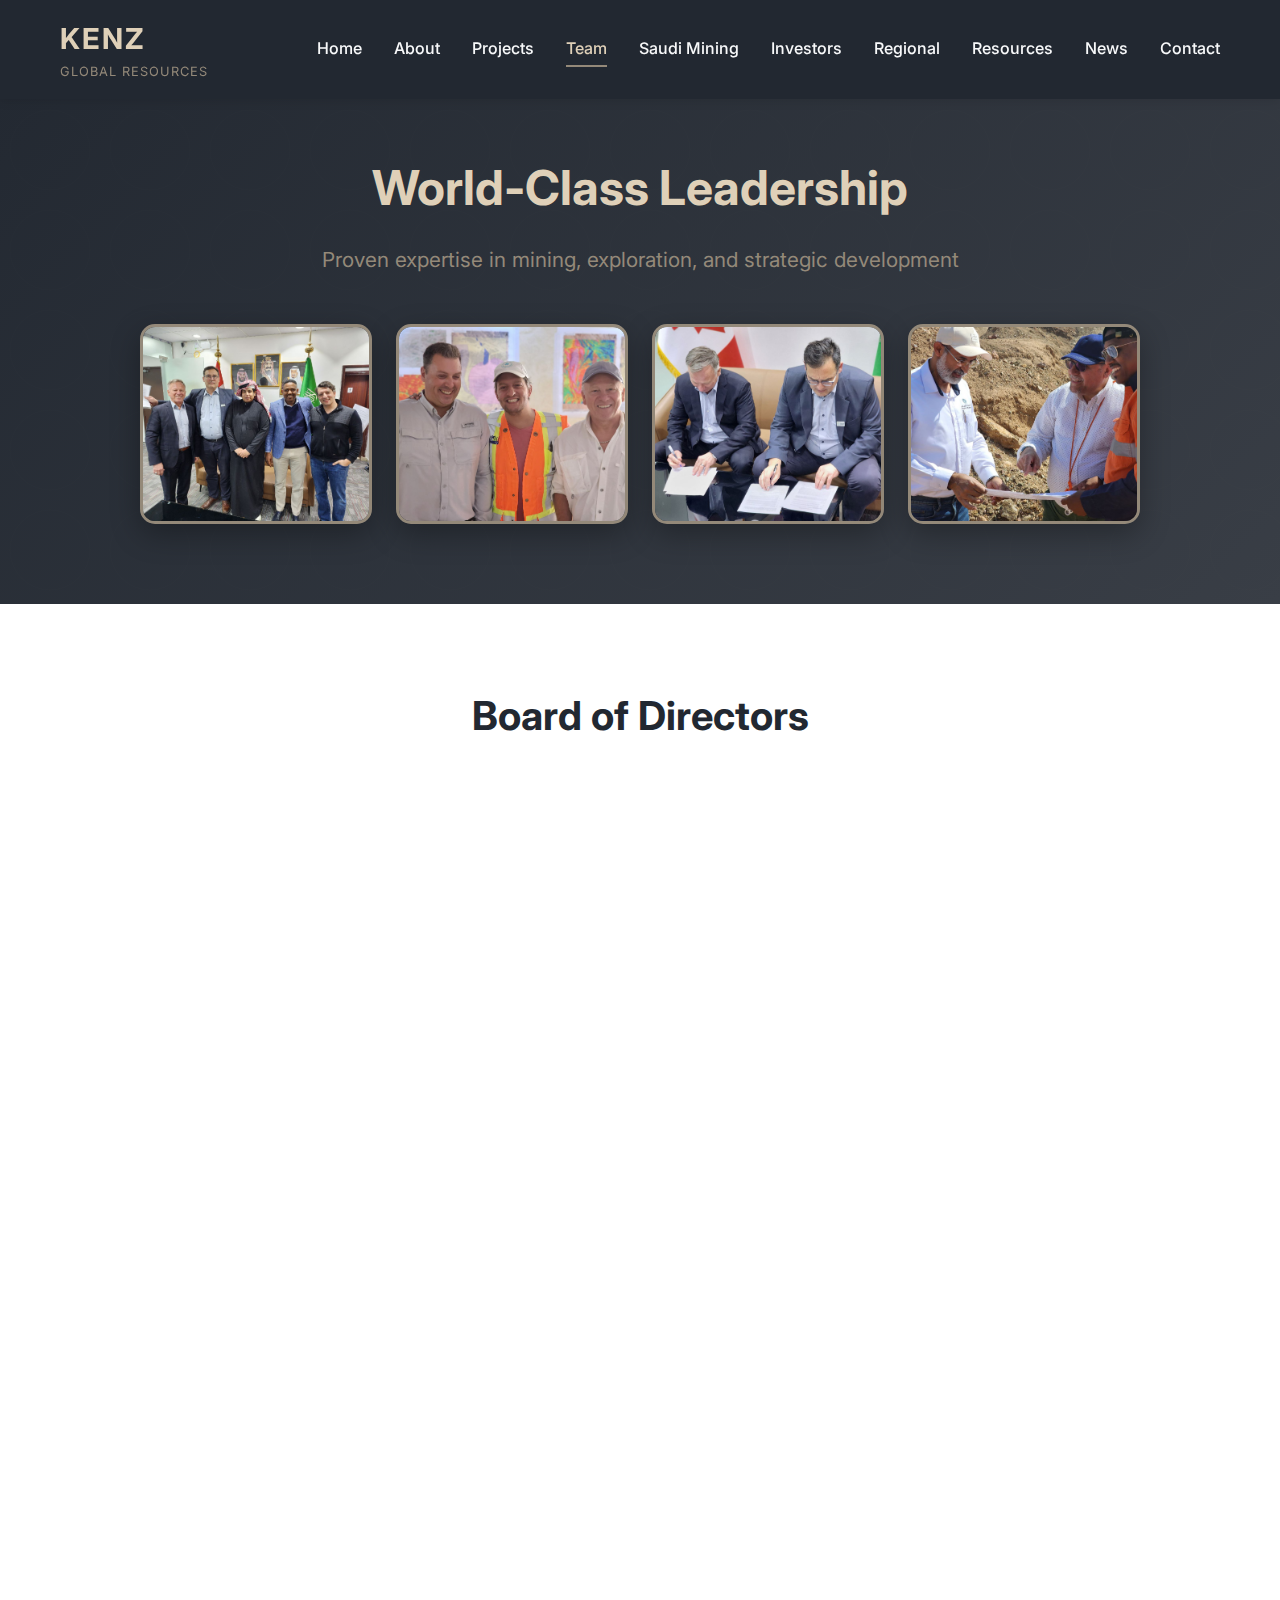
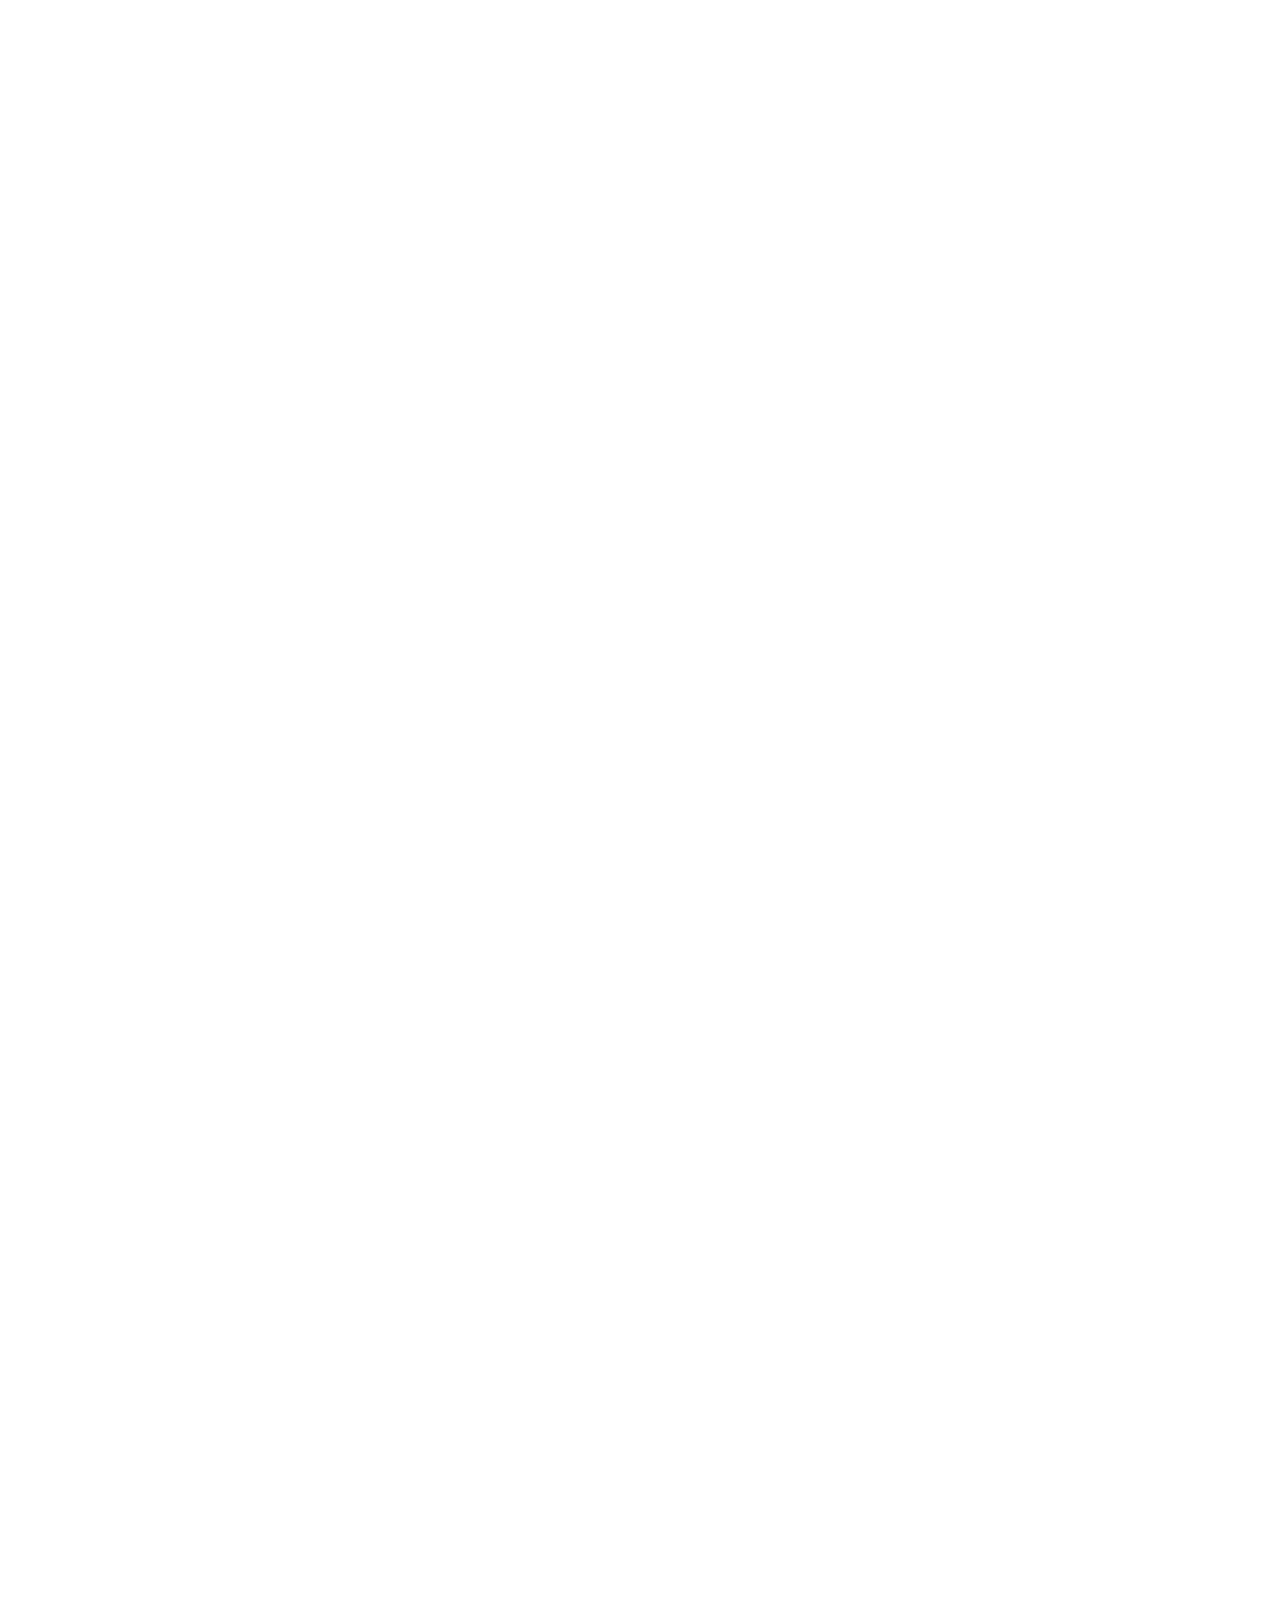
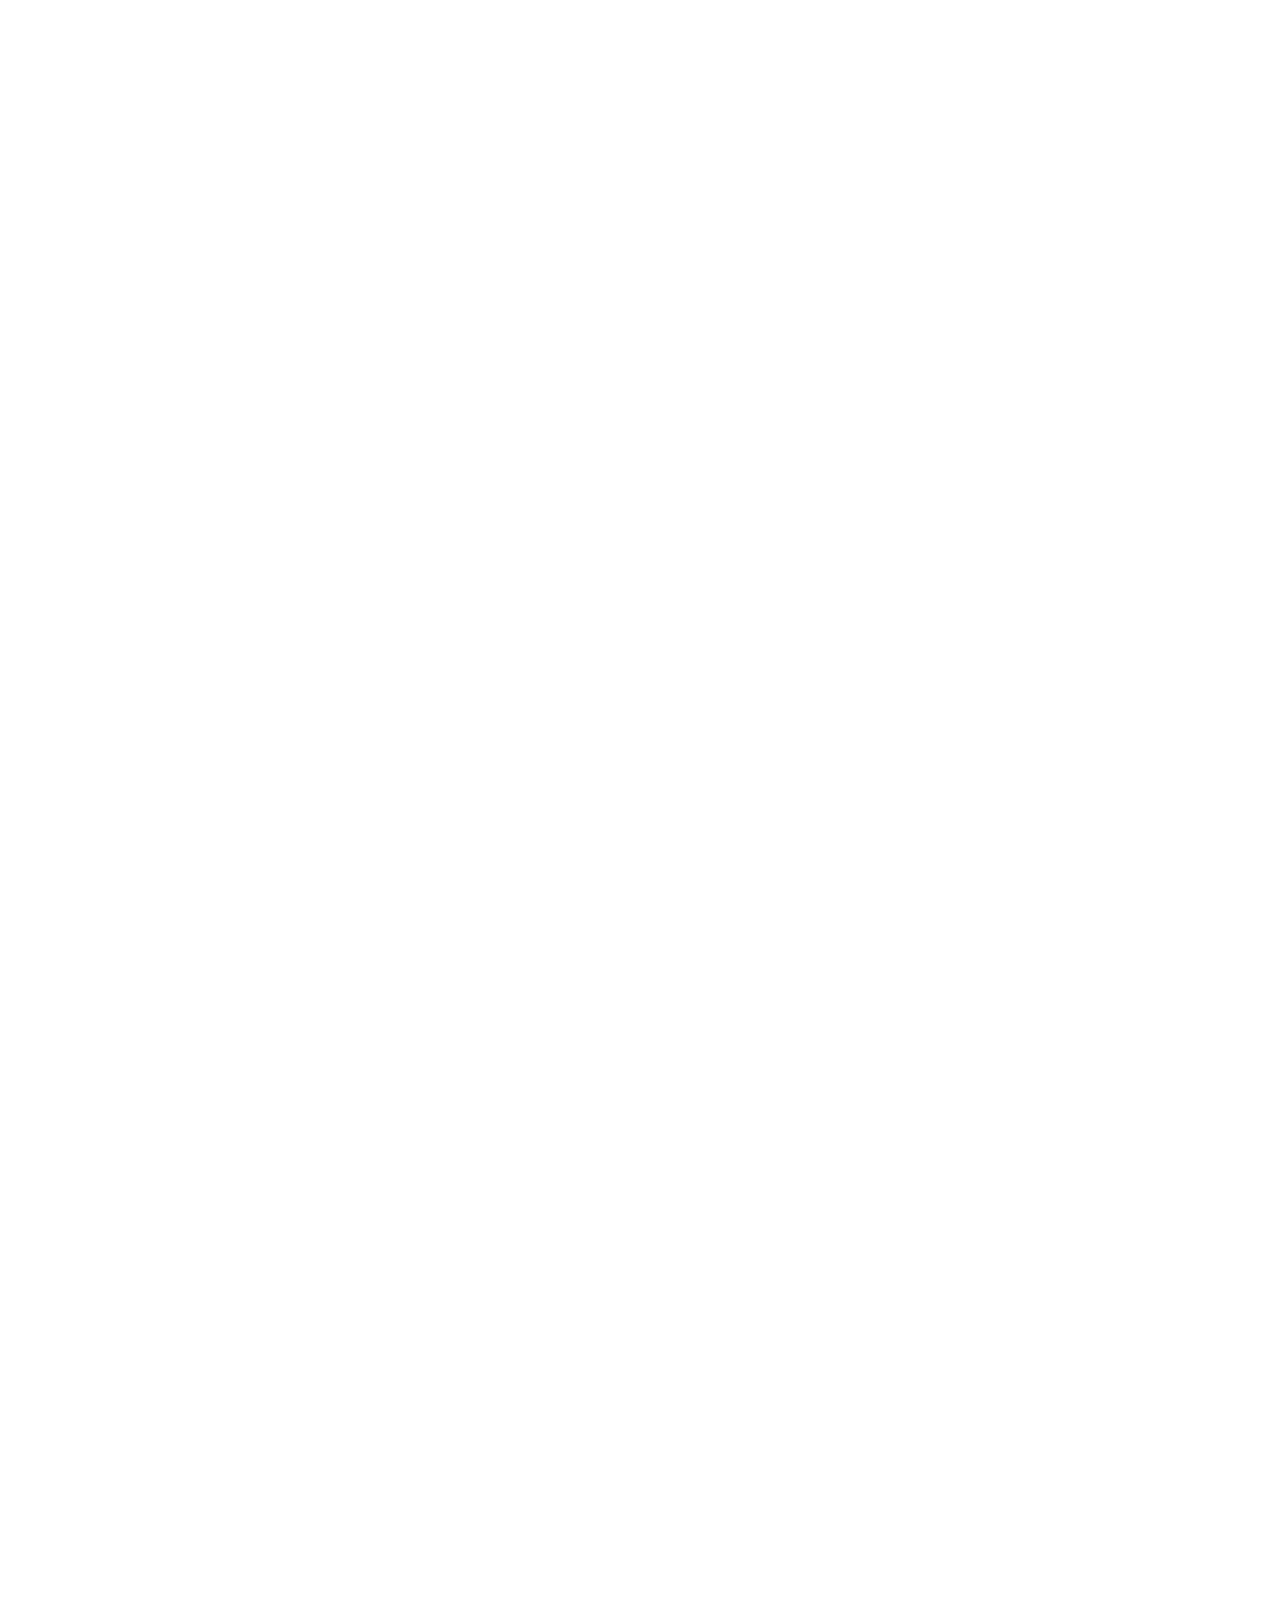
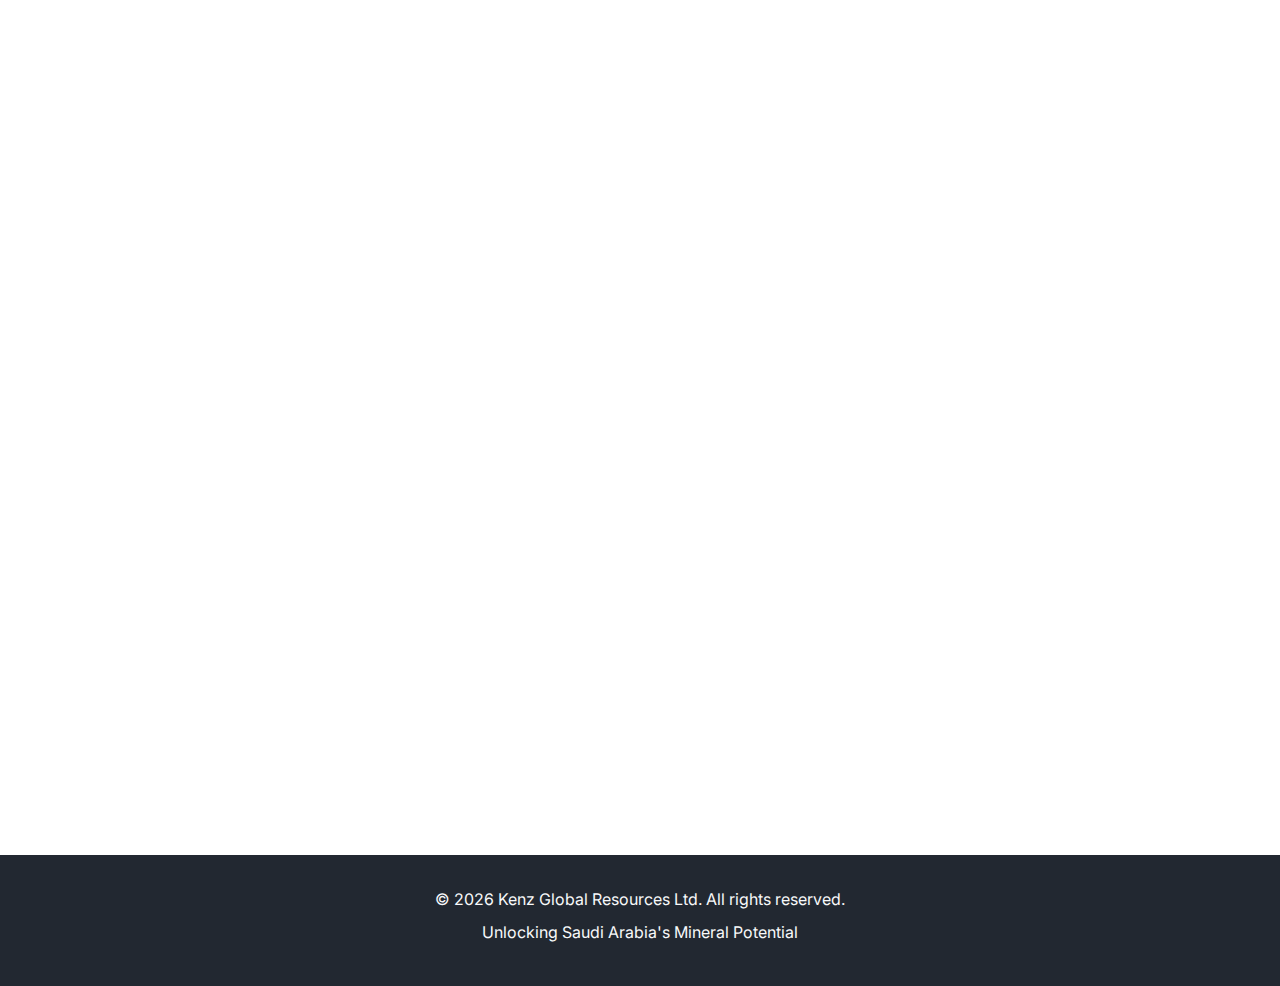
<file: team.html>
<!DOCTYPE html>
<html lang="en">
<head>
    <meta charset="UTF-8">
    <meta name="viewport" content="width=device-width, initial-scale=1.0">
    <title>Our Team - Kenz Global Resources</title>
    <link rel="stylesheet" href="styles.css">
    <link rel="stylesheet" href="team.css">
    <link rel="stylesheet" href="icons.css">
    <link rel="preconnect" href="https://fonts.googleapis.com">
    <link rel="preconnect" href="https://fonts.gstatic.com" crossorigin>
    <link href="https://fonts.googleapis.com/css2?family=Inter:wght@300;400;500;600;700&display=swap" rel="stylesheet">
</head>
<body>
    <!-- Navigation -->
    <nav class="navbar">
        <div class="container">
            <div class="nav-brand">
                <h1>KENZ</h1>
                <span>GLOBAL RESOURCES</span>
            </div>
            <div class="nav-menu" id="navMenu">
                <a href="index.html" class="nav-link">Home</a>
                <a href="about.html" class="nav-link">About</a>
                <a href="projects.html" class="nav-link">Projects</a>
                <a href="team.html" class="nav-link active">Team</a>
                <a href="saudi-mining.html" class="nav-link">Saudi Mining</a>
                <a href="investors.html" class="nav-link">Investors</a>
                <a href="regional-operations.html" class="nav-link">Regional</a>
                <a href="resources.html" class="nav-link">Resources</a>
                <a href="news.html" class="nav-link">News</a>
                <a href="index.html#contact" class="nav-link">Contact</a>
            </div>
            <div class="nav-toggle" id="navToggle">
                <span></span>
                <span></span>
                <span></span>
            </div>
        </div>
    </nav>

    <!-- Team Hero -->
    <section class="team-hero">
        <div class="container">
            <h1>World-Class Leadership</h1>
            <p>Proven expertise in mining, exploration, and strategic development</p>
            
            <!-- Team Hero Gallery -->
            <div class="team-hero-gallery">
                <div class="hero-team-grid">
                    <img src="pho_kenz - main - refined/Office/5778251247315437220.jpg" alt="Leadership Team">
                    <img src="pho_kenz - main - refined/Exploration site (Group Pics)/5823282699513743158.jpg" alt="Field Team">
                    <img src="pho_kenz - main - refined/Wayne Signing/5778251247315437245.jpg" alt="Strategic Leadership">
                    <img src="pho_kenz - main - refined/Exploration site (Looking at maps)/5852967065332335200.jpg" alt="Technical Expertise">
                </div>
            </div>
        </div>
    </section>

    <!-- Board of Directors -->
    <section class="section">
        <div class="container">
            <h2 class="section-title">Board of Directors</h2>
            
            <div class="board-grid">
                <div class="team-member featured">
                    <div class="member-content">
                        <h3>Dr. Abdallah E. Dabbagh</h3>
                        <p class="position">Founder & Chairman</p>
                        <p class="credentials">BSc (Geology), PhD (Structural Geology)</p>
                        <div class="member-bio">
                            <p>Leader in the Saudi Arabian business community. Founding President and CEO of MAADEN (1997-2011), transforming it into the third pillar of Saudi industry after Aramco and SABIC.</p>
                            <ul>
                                <li>Former board member of Saudi Aramco and SABIC</li>
                                <li>Former Head of Saudi space program</li>
                                <li>Recipient of King Faisal Medal</li>
                                <li>Established applied contract research institute at King Fahad University</li>
                            </ul>
                        </div>
                    </div>
                </div>

                <div class="team-member featured">
                    <div class="member-content">
                        <h3>Wayne Koshman</h3>
                        <p class="position">Chairman, CEO & Founder</p>
                        <p class="credentials">BCom (Finance), University of Calgary</p>
                        <div class="member-bio">
                            <p>Seasoned entrepreneur with over 25 years of global experience in the natural resources sector. Founded multiple successful resource companies across various jurisdictions.</p>
                            <ul>
                                <li>Founder of Red Sea Resources (Egypt)</li>
                                <li>Previous ventures: Regency Silver, Dynasty Gold, Voyageur Oil and Gas</li>
                                <li>Pioneer of resource projects in Mexico, China, Tunisia, Indonesia, and Georgia</li>
                            </ul>
                        </div>
                    </div>
                </div>
            </div>

            <div class="directors-grid">
                <div class="team-member">
                    <div class="member-content">
                        <h3>Nadir Elnour</h3>
                        <p class="position">Director, Exploration</p>
                        <p class="credentials">BSc (Geology), MSc (Geophysics), CPAG</p>
                        <div class="member-bio">
                            <p>Founder and CEO of Rayyan Resources with 15+ years Arabian Nubian Shield experience. Expert in NI 43-101 and JORC Code compliance.</p>
                            <p>Extensive experience with major Saudi deposits including Sukhaybarat, Bulghah, Ad Duwayhi, and Mahd Adh Dhahab.</p>
                        </div>
                    </div>
                </div>

                <div class="team-member">
                    <div class="member-content">
                        <h3>Sami S. Maddah</h3>
                        <p class="position">Director, VP Operations</p>
                        <p class="credentials">BSc (Geology & Physics), MSc (Industrial Rocks & Minerals)</p>
                        <div class="member-bio">
                            <p>40+ years Saudi mining experience. Former General Manager at Bariq Mining Ltd (Barrick-Maaden JV).</p>
                            <p>Previous roles at DMMR, Maaden, Saudi Geological Survey, Riofinex, and BRGM.</p>
                        </div>
                    </div>
                </div>

                <div class="team-member">
                    <div class="member-content">
                        <h3>Jeffrey Steiner</h3>
                        <p class="position">Director, Corporate & Government Affairs</p>
                        <p class="credentials">LLB</p>
                        <div class="member-bio">
                            <p>Chair of Canada-Saudi Business Council (CSBC). Deep experience in the Gulf Region as founding director of Canada-UAE Business Council.</p>
                            <p>Board member of KWG Resources, former board member of Export Development Canada.</p>
                        </div>
                    </div>
                </div>

                <div class="team-member">
                    <div class="member-content">
                        <h3>Julian Ovens</h3>
                        <p class="position">Director, Strategic Development</p>
                        <p class="credentials">BA Honors (Ivey Business School)</p>
                        <div class="member-bio">
                            <p>Partner at Crestview Strategy. Former Chief of Staff for Canadian Minister of Trade and Foreign Affairs.</p>
                            <p>Former Head of Strategy for BHP Billiton with senior positions at Rio Tinto and Alcan.</p>
                        </div>
                    </div>
                </div>
            </div>
        </div>
    </section>

    <!-- Senior Management -->
    <section class="section section-accent">
        <div class="container">
            <h2 class="section-title">Senior Management</h2>
            
            <div class="management-grid">
                <div class="team-member">
                    <div class="member-content">
                        <h3>Johnny D. Mpoyo</h3>
                        <p class="position">Principal Geologist</p>
                        <p class="credentials">BSc (Geology), MSc (Geology), MSc (Business Analytics)</p>
                        <div class="member-bio">
                            <p>20+ years exploration experience across Africa and the Arabian Shield. Former GM for MSA Group Saudi.</p>
                            <p>Previous roles at Perseus Mining, Ivanhoe Mines, and Freeport-McMoRan.</p>
                        </div>
                    </div>
                </div>

                <div class="team-member">
                    <div class="member-content">
                        <h3>Navin Sandhu</h3>
                        <p class="position">Financial Controller</p>
                        <p class="credentials">B.Acc, CPA</p>
                        <div class="member-bio">
                            <p>President and founder of Nava Financial Inc., specializing in CFO services for publicly listed companies.</p>
                            <p>Extensive experience with junior mining, cannabis, technology, and life science companies.</p>
                        </div>
                    </div>
                </div>
            </div>
        </div>
    </section>

    <!-- Senior Advisors -->
    <section class="section">
        <div class="container">
            <h2 class="section-title">Senior Advisors</h2>
            
            <div class="advisors-grid">
                <div class="team-member">
                    <div class="member-content">
                        <h3>David Elliott</h3>
                        <p class="position">Senior Financial Advisor</p>
                        <p class="credentials">Senior Financial Industry Executive</p>
                        <div class="member-bio">
                            <p>Extensive experience funding exploration and development companies throughout his career.</p>
                            <p>Track record of successful investments in the mining sector.</p>
                        </div>
                    </div>
                </div>

                <div class="team-member">
                    <div class="member-content">
                        <h3>Ahmed Shehata</h3>
                        <p class="position">Senior Advisor</p>
                        <p class="credentials">MBA, BSc, P.Eng</p>
                        <div class="member-bio">
                            <p>20+ years mineral processing experience. Chairman and Founder of Gold Pyramid Group.</p>
                            <p>Worked with Centamin Egypt, Ma'aden, Metso:Outotec Saudi Arabia, and Orshab Gold Mine Sudan.</p>
                        </div>
                    </div>
                </div>

                <div class="team-member">
                    <div class="member-content">
                        <h3>Karl Boustany</h3>
                        <p class="position">Senior Advisor</p>
                        <p class="credentials">EMBA</p>
                        <div class="member-bio">
                            <p>Multilingual executive (4 languages) with expertise in entrepreneurship and investment.</p>
                            <p>Track record of driving growth strategies and spearheading positive change initiatives.</p>
                        </div>
                    </div>
                </div>
            </div>
        </div>
    </section>

    <!-- Team in Action -->
    <section class="section team-action">
        <div class="container">
            <h2 class="section-title">Team in Action</h2>
            <p class="section-subtitle">Our professionals at work - from field exploration to strategic planning</p>
            
            <div class="action-gallery">
                <div class="action-category">
                    <h3>Field Operations</h3>
                    <div class="action-images">
                        <div class="action-item">
                            <img src="pho_kenz - main - refined/Exploration site (Group Pics)/5823282699513743161.jpg" alt="Field Team Operations">
                            <div class="action-overlay">
                                <p>Exploration Team at Work</p>
                            </div>
                        </div>
                        <div class="action-item">
                            <img src="pho_kenz - main - refined/Exploration site (Looking at maps)/5852967065332335206.jpg" alt="Strategic Planning">
                            <div class="action-overlay">
                                <p>Strategic Planning Session</p>
                            </div>
                        </div>
                    </div>
                </div>
                
                <div class="action-category">
                    <h3>Professional Environment</h3>
                    <div class="action-images">
                        <div class="action-item">
                            <img src="pho_kenz - main - refined/Office/5780836272166782587.jpg" alt="Office Environment">
                            <div class="action-overlay">
                                <p>Corporate Headquarters</p>
                            </div>
                        </div>
                        <div class="action-item">
                            <img src="pho_kenz - main - refined/Nadir Signing/5778251247315437230.jpg" alt="Business Agreements">
                            <div class="action-overlay">
                                <p>Partnership Agreements</p>
                            </div>
                        </div>
                    </div>
                </div>
                
                <div class="action-category">
                    <h3>Exploration Excellence</h3>
                    <div class="action-images">
                        <div class="action-item">
                            <img src="pho_kenz - main - refined/Holding Rocks/5787617252433052344.jpg" alt="Rock Analysis">
                            <div class="action-overlay">
                                <p>Sample Analysis</p>
                            </div>
                        </div>
                        <div class="action-item">
                            <img src="pho_kenz - main - refined/Exploration site/5852967065332335193.jpg" alt="Site Exploration">
                            <div class="action-overlay">
                                <p>Site Exploration</p>
                            </div>
                        </div>
                    </div>
                </div>
            </div>
        </div>
    </section>

    <!-- Leadership Showcase -->
    <section class="section leadership-showcase">
        <div class="container">
            <h2 class="section-title">Leadership Excellence</h2>
            
            <div class="leadership-gallery">
                <div class="leadership-item">
                    <img src="pho_kenz - main - refined/Wayne Signing/5778251247315437242.jpg" alt="Wayne Koshman Partnership">
                    <div class="leadership-info">
                        <h4>Strategic Partnerships</h4>
                        <p>Establishing key relationships in the Saudi mining sector</p>
                    </div>
                </div>
                
                <div class="leadership-item">
                    <img src="pho_kenz - main - refined/Exploration site (Cars)/5843497268035045293.jpg" alt="Field Operations Excellence">
                    <div class="leadership-info">
                        <h4>Operational Excellence</h4>
                        <p>Leading exploration activities and field operations across multiple sites</p>
                    </div>
                </div>
                
                <div class="leadership-item">
                    <img src="pho_kenz - main - refined/Exploration site (Group Pics)/WhatsApp Image 2025-06-01 at 15.06.19_97ba25b2 (1).jpg" alt="Team Leadership">
                    <div class="leadership-info">
                        <h4>Team Leadership</h4>
                        <p>Building and managing world-class exploration teams</p>
                    </div>
                </div>
            </div>
        </div>
    </section>

    <!-- Technical Partners -->
    <section class="section section-dark">
        <div class="container">
            <h2 class="section-title">Technical & Financial Partners</h2>
            
            <div class="partners-grid">
                <div class="partner-card">
                    <h3>MSA Group & Gold Pyramid Group</h3>
                    <p class="partner-type">JORC & NI 43-101 Consultants</p>
                    <ul>
                        <li>Working in Saudi Arabia since 2008</li>
                        <li>550,000m of drilling experience</li>
                        <li>350,000+ geochemical samples collected</li>
                        <li>Extensive geological database including 4,000 GIS files</li>
                    </ul>
                    <div class="key-personnel">
                        <h4>Key Personnel:</h4>
                        <p><strong>Craig Blane</strong> - Chief Geologist (14 years KSA experience)</p>
                        <p><strong>Mike Robertson</strong> - Saudi Head (reviewed 48+ licenses in KSA)</p>
                    </div>
                </div>

                <div class="partner-card">
                    <h3>Rayyan Resources</h3>
                    <p class="partner-type">Target Selection & Exploration Partner</p>
                    <ul>
                        <li>200+ years combined team experience in Arabian Nubian Basin</li>
                        <li>Expertise in geology, geophysics, metallurgy, drilling</li>
                        <li>Comprehensive project development capabilities</li>
                    </ul>
                    <div class="key-personnel">
                        <h4>Key Personnel:</h4>
                        <p><strong>Nadir Elnour</strong> - CEO (15 years experience)</p>
                        <p><strong>Mohammed Ishaq</strong> - VP (8 years experience)</p>
                        <p><strong>Khaled Haider</strong> - Senior Geologist (12 years experience)</p>
                    </div>
                </div>


            </div>
        </div>
    </section>

    <!-- Footer -->
    <footer class="footer">
        <div class="container">
            <p>&copy; 2025 Kenz Global Resources Ltd. All rights reserved.</p>
            <p>Unlocking Saudi Arabia's Mineral Potential</p>
        </div>
    </footer>

    <script src="script.js"></script>
</body>
</html>
</file>
<file: styles.css>
/* Global Styles */
:root {
    --primary-dark: #222831;
    --secondary-dark: #393E46;
    --accent: #948979;
    --light: #DFD0B8;
    --white: #ffffff;
    --text-light: #f8f9fa;
    --text-dark: #222831;
    --gold: #FFD700;
    --copper: #B87333;
    --shadow: rgba(0, 0, 0, 0.1);
}

* {
    margin: 0;
    padding: 0;
    box-sizing: border-box;
}

body {
    font-family: 'Inter', sans-serif;
    line-height: 1.6;
    color: var(--text-dark);
    background-color: var(--white);
    overflow-x: hidden;
}

.container {
    max-width: 1200px;
    margin: 0 auto;
    padding: 0 20px;
}

/* Navigation */
.navbar {
    background-color: var(--primary-dark);
    position: fixed;
    top: 0;
    width: 100%;
    z-index: 1000;
    box-shadow: 0 2px 10px var(--shadow);
}

.navbar .container {
    display: flex;
    justify-content: space-between;
    align-items: center;
    padding: 1rem 20px;
}

.nav-brand h1 {
    color: var(--light);
    font-size: 1.8rem;
    font-weight: 700;
    letter-spacing: 2px;
}

.nav-brand span {
    color: var(--accent);
    font-size: 0.8rem;
    letter-spacing: 1px;
    display: block;
}

.nav-menu {
    display: flex;
    gap: 2rem;
    align-items: center;
}

.nav-link {
    color: var(--text-light);
    text-decoration: none;
    font-weight: 500;
    transition: color 0.3s ease;
    position: relative;
}

.nav-link:hover,
.nav-link.active {
    color: var(--light);
}

.nav-link::after {
    content: '';
    position: absolute;
    bottom: -5px;
    left: 0;
    width: 0;
    height: 2px;
    background-color: var(--accent);
    transition: width 0.3s ease;
}

.nav-link:hover::after,
.nav-link.active::after {
    width: 100%;
}

.nav-toggle {
    display: none;
    flex-direction: column;
    cursor: pointer;
}

.nav-toggle span {
    width: 25px;
    height: 3px;
    background-color: var(--light);
    margin: 3px 0;
    transition: 0.3s;
}

/* Hero Section */
.hero {
    background: linear-gradient(135deg, var(--primary-dark) 0%, var(--secondary-dark) 100%);
    min-height: 70vh;
    display: flex;
    align-items: center;
    justify-content: center;
    text-align: center;
    padding-top: 80px;
    position: relative;
    overflow: hidden;
}

.hero::before {
    content: '';
    position: absolute;
    top: 0;
    left: 0;
    right: 0;
    bottom: 0;
    background: url('data:image/svg+xml,%3Csvg width="60" height="60" viewBox="0 0 60 60" xmlns="http://www.w3.org/2000/svg"%3E%3Cg fill="none" fill-rule="evenodd"%3E%3Cg fill="%23948979" fill-opacity="0.05"%3E%3Cpath d="M36 34v-4h-2v4h-4v2h4v4h2v-4h4v-2h-4zm0-30V0h-2v4h-4v2h4v4h2V6h4V4h-4zM6 34v-4H4v4H0v2h4v4h2v-4h4v-2H6zM6 4V0H4v4H0v2h4v4h2V6h4V4H6z"/%3E%3C/g%3E%3C/g%3E%3C/svg%3E');
    opacity: 0.1;
}

.hero-content {
    position: relative;
    z-index: 1;
}

.hero-title {
    font-size: 3.5rem;
    font-weight: 700;
    color: var(--light);
    margin-bottom: 1rem;
    animation: fadeInUp 1s ease;
}

.hero-subtitle {
    font-size: 1.5rem;
    color: var(--accent);
    margin-bottom: 3rem;
    animation: fadeInUp 1s ease 0.2s;
    animation-fill-mode: both;
}

.hero-stats {
    display: flex;
    justify-content: center;
    gap: 4rem;
    margin-bottom: 3rem;
    flex-wrap: wrap;
}

.stat {
    animation: fadeInUp 1s ease 0.4s;
    animation-fill-mode: both;
}

.stat h3 {
    font-size: 2.5rem;
    color: var(--light);
    font-weight: 700;
    margin-bottom: 0.5rem;
}

.stat p {
    color: var(--accent);
    font-size: 1rem;
}

.hero-buttons {
    display: flex;
    gap: 1rem;
    justify-content: center;
    animation: fadeInUp 1s ease 0.6s;
    animation-fill-mode: both;
}

.btn {
    padding: 1rem 2rem;
    text-decoration: none;
    border-radius: 50px;
    font-weight: 600;
    transition: all 0.3s ease;
    display: inline-block;
}

.btn-primary {
    background-color: var(--accent);
    color: var(--white);
}

.btn-primary:hover {
    background-color: var(--light);
    color: var(--primary-dark);
    transform: translateY(-2px);
    box-shadow: 0 5px 20px rgba(148, 137, 121, 0.3);
}

.btn-secondary {
    background-color: transparent;
    color: var(--light);
    border: 2px solid var(--light);
}

.btn-secondary:hover {
    background-color: var(--light);
    color: var(--primary-dark);
}

/* Sections */
.section {
    padding: 5rem 0;
}

.section-dark {
    background-color: var(--secondary-dark);
    color: var(--text-light);
}

.section-accent {
    background-color: var(--light);
}

.section-title {
    font-size: 2.5rem;
    font-weight: 700;
    text-align: center;
    margin-bottom: 1rem;
    position: relative;
    display: inline-block;
    width: 100%;
}

.section-subtitle {
    text-align: center;
    font-size: 1.2rem;
    color: var(--accent);
    margin-bottom: 3rem;
}

.section-dark .section-subtitle {
    color: var(--light);
}

/* About Section */
.about-grid {
    display: grid;
    grid-template-columns: 1fr 1fr;
    gap: 3rem;
    align-items: start;
}

.lead {
    font-size: 1.2rem;
    font-weight: 500;
    margin-bottom: 1.5rem;
    color: var(--secondary-dark);
}

.features-list {
    list-style: none;
    margin-top: 2rem;
}

.features-list li {
    padding: 0.8rem 0;
    padding-left: 2rem;
    position: relative;
}

.features-list li::before {
    content: '';
    position: absolute;
    left: 0;
    top: 50%;
    transform: translateY(-50%);
    width: 1.2rem;
    height: 1.2rem;
    background: linear-gradient(135deg, #948979 0%, #393E46 100%);
    mask: url("data:image/svg+xml,%3Csvg xmlns='http://www.w3.org/2000/svg' viewBox='0 0 16 16'%3E%3Cpath d='M13.854 3.646a.5.5 0 0 1 0 .708l-7 7a.5.5 0 0 1-.708 0l-3.5-3.5a.5.5 0 1 1 .708-.708L6.5 10.293l6.646-6.647a.5.5 0 0 1 .708 0z'/%3E%3C/svg%3E") center/contain no-repeat;
    -webkit-mask: url("data:image/svg+xml,%3Csvg xmlns='http://www.w3.org/2000/svg' viewBox='0 0 16 16'%3E%3Cpath d='M13.854 3.646a.5.5 0 0 1 0 .708l-7 7a.5.5 0 0 1-.708 0l-3.5-3.5a.5.5 0 1 1 .708-.708L6.5 10.293l6.646-6.647a.5.5 0 0 1 .708 0z'/%3E%3C/svg%3E") center/contain no-repeat;
}

.about-highlights {
    display: flex;
    flex-direction: column;
    gap: 1.5rem;
}

.highlight-card {
    background-color: var(--light);
    padding: 2rem;
    border-radius: 10px;
    box-shadow: 0 5px 20px var(--shadow);
    transition: transform 0.3s ease;
}

.highlight-card:hover {
    transform: translateY(-5px);
}

.highlight-card h4 {
    color: var(--primary-dark);
    margin-bottom: 0.5rem;
    font-size: 1.3rem;
}

.highlight-card p {
    color: var(--secondary-dark);
}

/* Projects Section */
.projects-overview {
    margin-bottom: 4rem;
}

.project-types {
    display: grid;
    grid-template-columns: repeat(3, 1fr);
    gap: 2rem;
    margin-bottom: 3rem;
}

.project-type {
    text-align: center;
    padding: 2rem;
    background-color: rgba(255, 255, 255, 0.05);
    border-radius: 10px;
    transition: transform 0.3s ease;
}

.project-type:hover {
    transform: translateY(-5px);
    background-color: rgba(255, 255, 255, 0.1);
}

.type-icon {
    width: 60px;
    height: 60px;
    margin: 0 auto 1rem;
    border-radius: 50%;
}

.type-icon.gold {
    background-color: var(--gold);
}

.type-icon.oxide {
    background-color: var(--accent);
}

.type-icon.poly {
    background-color: var(--copper);
}

.featured-projects h3 {
    text-align: center;
    font-size: 1.8rem;
    margin-bottom: 2rem;
    color: var(--light);
}

.project-cards {
    display: grid;
    grid-template-columns: repeat(3, 1fr);
    gap: 2rem;
}

.project-card {
    background-color: rgba(255, 255, 255, 0.1);
    padding: 2rem;
    border-radius: 10px;
    transition: all 0.3s ease;
    border: 1px solid transparent;
}

.project-card:hover {
    transform: translateY(-5px);
    border-color: var(--accent);
    background-color: rgba(255, 255, 255, 0.15);
}

.project-card h4 {
    color: var(--light);
    margin-bottom: 0.5rem;
    font-size: 1.5rem;
}

.commodity {
    display: inline-block;
    background-color: var(--accent);
    color: var(--white);
    padding: 0.2rem 0.8rem;
    border-radius: 20px;
    font-size: 0.8rem;
    margin-bottom: 1rem;
}

.project-desc {
    margin-top: 1rem;
    color: var(--text-light);
    font-size: 0.9rem;
}

/* Leadership Section */
.leadership-grid {
    display: grid;
    grid-template-columns: repeat(2, 1fr);
    gap: 2rem;
}

.leader-card {
    background-color: var(--light);
    padding: 2rem;
    border-radius: 10px;
    box-shadow: 0 5px 20px var(--shadow);
    transition: transform 0.3s ease;
}

.leader-card:hover {
    transform: translateY(-5px);
}

.leader-photo {
    margin-bottom: 1.5rem;
}

.leader-photo img {
    width: 120px;
    height: 120px;
    border-radius: 50%;
    object-fit: cover;
    border: 4px solid var(--accent);
    transition: border-color 0.3s ease;
}

.leader-card:hover .leader-photo img {
    border-color: var(--gold);
}

.leader-info h4 {
    color: var(--primary-dark);
    font-size: 1.3rem;
    margin-bottom: 0.5rem;
}

.role {
    color: var(--accent);
    font-weight: 600;
    margin-bottom: 1rem;
}

.bio {
    color: var(--secondary-dark);
    font-size: 0.9rem;
}

/* Opportunities Section */
.opportunity-content {
    display: grid;
    grid-template-columns: 1fr 1fr;
    gap: 3rem;
}

.opp-stats {
    display: flex;
    flex-direction: column;
    gap: 2rem;
}

.opp-stat {
    text-align: center;
    padding: 2rem;
    background-color: var(--white);
    border-radius: 10px;
    box-shadow: 0 5px 20px var(--shadow);
}

.opp-stat h3 {
    color: var(--primary-dark);
    font-size: 2.5rem;
    margin-bottom: 0.5rem;
}

.incentives {
    background-color: var(--white);
    padding: 2rem;
    border-radius: 10px;
    box-shadow: 0 5px 20px var(--shadow);
}

.incentives h3 {
    color: var(--primary-dark);
    margin-bottom: 1.5rem;
}

.incentives ul {
    list-style: none;
}

.incentives li {
    padding: 0.8rem 0;
    padding-left: 2rem;
    position: relative;
    color: var(--secondary-dark);
}

.incentives li::before {
    content: '';
    position: absolute;
    left: 0;
    top: 50%;
    transform: translateY(-50%);
    width: 0;
    height: 0;
    border-left: 6px solid var(--accent);
    border-top: 4px solid transparent;
    border-bottom: 4px solid transparent;
}

/* Contact Section */
.contact-hero {
    margin-bottom: 4rem;
}

.contact-hero-images {
    display: grid;
    grid-template-columns: repeat(3, 1fr);
    gap: 1.5rem;
    margin-bottom: 3rem;
}

.contact-hero-images img {
    width: 100%;
    height: 200px;
    object-fit: cover;
    border-radius: 15px;
    box-shadow: 0 8px 25px var(--shadow);
    transition: transform 0.3s ease, box-shadow 0.3s ease;
}

.contact-hero-images img:hover {
    transform: translateY(-5px) scale(1.02);
    box-shadow: 0 15px 35px rgba(0, 0, 0, 0.15);
}

.contact-grid {
    display: grid;
    grid-template-columns: 1fr 1fr;
    gap: 4rem;
}

.office {
    display: flex;
    align-items: center;
    gap: 1.5rem;
    margin-bottom: 2rem;
    padding: 2rem;
    background-color: var(--light);
    border-radius: 15px;
    box-shadow: 0 5px 20px var(--shadow);
    transition: transform 0.3s ease;
}

.office:hover {
    transform: translateY(-3px);
}

.office-image-small {
    flex-shrink: 0;
}

.office-image-small img {
    width: 80px;
    height: 80px;
    object-fit: cover;
    border-radius: 10px;
    border: 3px solid var(--accent);
}

.office-details h4 {
    color: var(--primary-dark);
    margin-bottom: 0.5rem;
    font-size: 1.2rem;
}

.office-details p {
    color: var(--secondary-dark);
    line-height: 1.5;
}

.contact-card {
    background-color: var(--light);
    padding: 2rem;
    border-radius: 15px;
    margin-bottom: 1.5rem;
    transition: transform 0.3s ease, box-shadow 0.3s ease;
    box-shadow: 0 5px 20px var(--shadow);
    display: flex;
    align-items: center;
    gap: 1.5rem;
}

.contact-card:hover {
    transform: translateY(-3px);
    box-shadow: 0 10px 30px rgba(0, 0, 0, 0.1);
}

.contact-photo {
    flex-shrink: 0;
}

.contact-photo img {
    width: 60px;
    height: 60px;
    border-radius: 50%;
    object-fit: cover;
    border: 3px solid var(--gold);
}

.contact-details h4 {
    color: var(--primary-dark);
    margin-bottom: 0.3rem;
    font-size: 1.1rem;
}

.contact-details p {
    color: var(--secondary-dark);
    margin-bottom: 0.3rem;
}

.contact-email {
    font-size: 0.9rem;
    color: var(--accent) !important;
    font-style: italic;
}

.partnership-showcase {
    background: linear-gradient(135deg, var(--primary-dark), var(--secondary-dark));
    color: var(--light);
    padding: 2rem;
    border-radius: 15px;
    margin-top: 2rem;
}

.partnership-showcase h4 {
    color: var(--light);
    margin-bottom: 1rem;
    text-align: center;
}

.partnership-images {
    display: grid;
    grid-template-columns: 1fr 1fr;
    gap: 1rem;
    margin-bottom: 1rem;
}

.partnership-images img {
    width: 100%;
    height: 100px;
    object-fit: cover;
    border-radius: 10px;
    transition: transform 0.3s ease;
}

.partnership-images img:hover {
    transform: scale(1.05);
}

.partnership-showcase p {
    text-align: center;
    color: var(--accent);
    font-size: 0.9rem;
}

/* Footer */
.footer {
    background-color: var(--primary-dark);
    color: var(--text-light);
    text-align: center;
    padding: 2rem 0;
}

.footer p {
    margin-bottom: 0.5rem;
}

/* Gallery Section */
.gallery-categories {
    display: grid;
    gap: 3rem;
}

.gallery-category {
    margin-bottom: 3rem;
}

.gallery-category h3 {
    color: var(--light);
    font-size: 1.8rem;
    margin-bottom: 1.5rem;
    text-align: center;
}

.image-grid {
    display: grid;
    grid-template-columns: repeat(auto-fit, minmax(250px, 1fr));
    gap: 1.5rem;
}

.image-grid img {
    width: 100%;
    height: 200px;
    object-fit: cover;
    border-radius: 10px;
    transition: transform 0.3s ease, box-shadow 0.3s ease;
    cursor: pointer;
}

.image-grid img:hover {
    transform: scale(1.05);
    box-shadow: 0 10px 30px rgba(0, 0, 0, 0.3);
}

/* Office Showcase */
.office-showcase {
    margin-top: 4rem;
    padding-top: 3rem;
    border-top: 2px solid var(--accent);
}

.office-showcase h3 {
    color: var(--primary-dark);
    font-size: 2rem;
    text-align: center;
    margin-bottom: 2rem;
}

.office-gallery {
    display: grid;
    grid-template-columns: repeat(auto-fit, minmax(300px, 1fr));
    gap: 2rem;
}

.office-image {
    position: relative;
    border-radius: 15px;
    overflow: hidden;
    box-shadow: 0 5px 20px var(--shadow);
    transition: transform 0.3s ease;
}

.office-image:hover {
    transform: translateY(-5px);
}

.office-image img {
    width: 100%;
    height: 250px;
    object-fit: cover;
    transition: transform 0.3s ease;
}

.office-image:hover img {
    transform: scale(1.1);
}

.image-caption {
    position: absolute;
    bottom: 0;
    left: 0;
    right: 0;
    background: linear-gradient(transparent, rgba(0, 0, 0, 0.8));
    color: white;
    padding: 1.5rem 1rem 1rem;
    text-align: center;
    font-weight: 500;
}

/* Animations */
@keyframes fadeInUp {
    from {
        opacity: 0;
        transform: translateY(30px);
    }
    to {
        opacity: 1;
        transform: translateY(0);
    }
}

/* Responsive Design */
@media (max-width: 768px) {
    .nav-menu {
        position: fixed;
        left: -100%;
        top: 60px;
        flex-direction: column;
        background-color: var(--primary-dark);
        width: 100%;
        text-align: center;
        transition: 0.3s;
        padding: 2rem 0;
        box-shadow: 0 10px 27px var(--shadow);
    }

    .nav-menu.active {
        left: 0;
    }

    .nav-toggle {
        display: flex;
    }

    .hero-title {
        font-size: 2.5rem;
    }

    .hero-stats {
        gap: 2rem;
    }

    .about-grid,
    .opportunity-content,
    .contact-grid {
        grid-template-columns: 1fr;
    }

    .project-types,
    .project-cards {
        grid-template-columns: 1fr;
    }

    .leadership-grid {
        grid-template-columns: 1fr;
    }

    .hero-buttons {
        flex-direction: column;
        align-items: center;
    }
    
    .image-grid {
        grid-template-columns: repeat(auto-fit, minmax(200px, 1fr));
        gap: 1rem;
    }
    
    .image-grid img {
        height: 150px;
    }
    
    .office-gallery {
        grid-template-columns: 1fr;
    }
    
    .office-image img {
        height: 200px;
    }
    
    .leader-photo img {
        width: 100px;
        height: 100px;
    }
    
    .contact-hero-images {
        grid-template-columns: 1fr;
        gap: 1rem;
    }
    
    .contact-hero-images img {
        height: 150px;
    }
    
    .contact-grid {
        grid-template-columns: 1fr;
        gap: 2rem;
    }
    
    .office {
        flex-direction: column;
        text-align: center;
        gap: 1rem;
        padding: 1.5rem;
    }
    
    .office-image-small img {
        width: 60px;
        height: 60px;
    }
    
    .contact-card {
        flex-direction: column;
        text-align: center;
        gap: 1rem;
        padding: 1.5rem;
    }
    
    .contact-photo img {
        width: 50px;
        height: 50px;
    }
    
    .partnership-images {
        grid-template-columns: 1fr;
    }
    
    .partnership-images img {
        height: 80px;
    }
}
</file>
<file: icons.css>
/* Professional Icon System for Kenz Global Resources */

/* Base Icon Classes */
.icon {
    display: inline-flex;
    align-items: center;
    justify-content: center;
    width: 3rem;
    height: 3rem;
    position: relative;
    flex-shrink: 0;
}

.icon-small {
    width: 1.5rem;
    height: 1.5rem;
}

.icon-large {
    width: 4rem;
    height: 4rem;
}

/* Gradient Definitions */
.icon-gradient-primary {
    background: linear-gradient(135deg, #6b8e73 0%, #2d5a3d 100%);
}

.icon-gradient-accent {
    background: linear-gradient(135deg, #e8f5e8 0%, #6b8e73 100%);
}

.icon-gradient-dark {
    background: linear-gradient(135deg, #2d5a3d 0%, #1d1f28 100%);
}

/* Icon: Excellence (Star) */
.icon-excellence {
    background: linear-gradient(135deg, #6b8e73 0%, #2d5a3d 100%);
    clip-path: polygon(50% 0%, 61% 35%, 98% 35%, 68% 57%, 79% 91%, 50% 70%, 21% 91%, 32% 57%, 2% 35%, 39% 35%);
}

/* Icon: Partnership (Connected Circles) */
.icon-partnership {
    background: linear-gradient(135deg, #6b8e73 0%, #2d5a3d 100%);
    border-radius: 50%;
    position: relative;
}

.icon-partnership::after {
    content: '';
    position: absolute;
    width: 60%;
    height: 60%;
    background: linear-gradient(135deg, #e8f5e8 0%, #6b8e73 100%);
    border-radius: 50%;
    right: -30%;
    bottom: -30%;
}

/* Icon: Innovation (Lightbulb Shape) */
.icon-innovation {
    background: linear-gradient(135deg, #6b8e73 0%, #2d5a3d 100%);
    border-radius: 50% 50% 40% 40%;
    position: relative;
}

.icon-innovation::after {
    content: '';
    position: absolute;
    bottom: -8px;
    left: 50%;
    transform: translateX(-50%);
    width: 40%;
    height: 8px;
    background: #2d5a3d;
    border-radius: 2px;
}

/* Icon: Sustainability (Circular Arrow) */
.icon-sustainability {
    border: 3px solid;
    border-color: #6b8e73 #6b8e73 transparent #6b8e73;
    border-radius: 50%;
    position: relative;
}

.icon-sustainability::after {
    content: '';
    position: absolute;
    right: -2px;
    bottom: 20%;
    width: 0;
    height: 0;
    border-left: 8px solid #6b8e73;
    border-top: 4px solid transparent;
    border-bottom: 4px solid transparent;
    transform: rotate(45deg);
}

/* Icon: Target/Strategy */
.icon-target {
    background: linear-gradient(135deg, #6b8e73 0%, #2d5a3d 100%);
    border-radius: 50%;
    position: relative;
}

.icon-target::after {
    content: '';
    position: absolute;
    width: 40%;
    height: 40%;
    background: white;
    border-radius: 50%;
    top: 50%;
    left: 50%;
    transform: translate(-50%, -50%);
}

/* Icon: Premium/Gem (Diamond Shape) */
.icon-premium {
    background: linear-gradient(135deg, #6b8e73 0%, #2d5a3d 100%);
    transform: rotate(45deg);
    border-radius: 10%;
}

.icon-premium-container {
    transform: rotate(-45deg);
}

/* Icon: Growth/Rocket (Triangle Up) */
.icon-growth {
    background: linear-gradient(135deg, #6b8e73 0%, #2d5a3d 100%);
    clip-path: polygon(50% 0%, 0% 100%, 100% 100%);
}

/* Icon: Finance (Dollar Sign) */
.icon-finance {
    background: linear-gradient(135deg, #6b8e73 0%, #2d5a3d 100%);
    border-radius: 50%;
    position: relative;
    font-size: 1.8rem;
    font-weight: bold;
    color: white;
    display: flex;
    align-items: center;
    justify-content: center;
}

.icon-finance::after {
    content: '$';
}

/* Icon: Analytics (Bar Chart) */
.icon-analytics {
    display: flex;
    align-items: flex-end;
    gap: 3px;
    padding: 5px;
}

.icon-analytics span {
    flex: 1;
    background: linear-gradient(135deg, #6b8e73 0%, #2d5a3d 100%);
    border-radius: 2px;
}

.icon-analytics span:nth-child(1) { height: 40%; }
.icon-analytics span:nth-child(2) { height: 70%; }
.icon-analytics span:nth-child(3) { height: 100%; }

/* Icon: Building/Construction */
.icon-building {
    background: linear-gradient(135deg, #6b8e73 0%, #2d5a3d 100%);
    border-radius: 4px 4px 0 0;
    position: relative;
}

.icon-building::after {
    content: '';
    position: absolute;
    bottom: 0;
    left: -20%;
    right: -20%;
    height: 4px;
    background: #2d5a3d;
}

/* Icon: Energy/Lightning */
.icon-energy {
    background: linear-gradient(135deg, #6b8e73 0%, #2d5a3d 100%);
    clip-path: polygon(60% 0%, 40% 45%, 70% 45%, 30% 100%, 50% 55%, 20% 55%);
}

/* Icon: Government/Regulatory */
.icon-government {
    background: linear-gradient(135deg, #6b8e73 0%, #2d5a3d 100%);
    position: relative;
    border-radius: 10% 10% 0 0;
}

.icon-government::before {
    content: '';
    position: absolute;
    top: -8px;
    left: 20%;
    right: 20%;
    height: 8px;
    background: #2d5a3d;
    border-radius: 50% 50% 0 0;
}

/* Icon: Technical/Science */
.icon-technical {
    background: linear-gradient(135deg, #6b8e73 0%, #2d5a3d 100%);
    border-radius: 50%;
    position: relative;
}

.icon-technical::before,
.icon-technical::after {
    content: '';
    position: absolute;
    background: white;
    border-radius: 50%;
}

.icon-technical::before {
    width: 20%;
    height: 20%;
    top: 25%;
    left: 25%;
}

.icon-technical::after {
    width: 15%;
    height: 15%;
    bottom: 30%;
    right: 30%;
}

/* Icon: Industry/Factory */
.icon-industry {
    background: linear-gradient(135deg, #6b8e73 0%, #2d5a3d 100%);
    position: relative;
    border-radius: 0 0 4px 4px;
}

.icon-industry::before {
    content: '';
    position: absolute;
    top: -40%;
    left: 20%;
    width: 30%;
    height: 40%;
    background: #2d5a3d;
    border-radius: 0 0 50% 50%;
}

/* Icon: Search/Analysis */
.icon-search {
    border: 3px solid #6b8e73;
    border-radius: 50%;
    position: relative;
    width: 2.5rem;
    height: 2.5rem;
}

.icon-search::after {
    content: '';
    position: absolute;
    bottom: -8px;
    right: -8px;
    width: 12px;
    height: 3px;
    background: #6b8e73;
    transform: rotate(45deg);
}

/* Icon: Map/Location */
.icon-map {
    background: linear-gradient(135deg, #6b8e73 0%, #2d5a3d 100%);
    border-radius: 50% 50% 50% 0;
    transform: rotate(-45deg);
    position: relative;
}

.icon-map::after {
    content: '';
    position: absolute;
    width: 40%;
    height: 40%;
    background: white;
    border-radius: 50%;
    top: 20%;
    left: 20%;
}

/* Icon: Time/Clock */
.icon-time {
    border: 3px solid #6b8e73;
    border-radius: 50%;
    position: relative;
}

.icon-time::before,
.icon-time::after {
    content: '';
    position: absolute;
    background: #6b8e73;
    left: 50%;
    top: 50%;
    transform-origin: bottom;
}

.icon-time::before {
    width: 2px;
    height: 35%;
    transform: translate(-50%, -100%);
}

.icon-time::after {
    width: 2px;
    height: 25%;
    transform: translate(-50%, -100%) rotate(90deg);
}

/* Country Flag Icons */
.icon-flag {
    border-radius: 4px;
    overflow: hidden;
    position: relative;
}

.icon-flag-saudi {
    background: #006C35;
    position: relative;
}

.icon-flag-saudi::after {
    content: '';
    position: absolute;
    bottom: 20%;
    left: 50%;
    transform: translateX(-50%);
    width: 60%;
    height: 2px;
    background: white;
}

.icon-flag-egypt {
    background: linear-gradient(to bottom, #CE1126 33.33%, white 33.33%, white 66.66%, #000000 66.66%);
    position: relative;
}

.icon-flag-egypt::after {
    content: '';
    position: absolute;
    top: 50%;
    left: 50%;
    transform: translate(-50%, -50%);
    width: 30%;
    height: 30%;
    background: linear-gradient(135deg, #FFC61E 0%, #C09300 100%);
    clip-path: polygon(50% 0%, 61% 35%, 98% 35%, 68% 57%, 79% 91%, 50% 70%, 21% 91%, 32% 57%, 2% 35%, 39% 35%);
}

.icon-flag-sudan {
    background: linear-gradient(to bottom, #D21034 33.33%, white 33.33%, white 66.66%, #000000 66.66%);
    position: relative;
}

.icon-flag-sudan::before {
    content: '';
    position: absolute;
    left: 0;
    top: 0;
    bottom: 0;
    width: 33.33%;
    background: #007A3D;
    clip-path: polygon(0 0, 100% 50%, 0 100%);
}

/* Checkmark Icon */
.icon-check {
    width: 1.2rem;
    height: 1.2rem;
    position: relative;
}

.icon-check::before {
    content: '';
    position: absolute;
    top: 50%;
    left: 20%;
    width: 35%;
    height: 2px;
    background: #6b8e73;
    transform: rotate(45deg);
    transform-origin: left;
}

.icon-check::after {
    content: '';
    position: absolute;
    top: 35%;
    left: 45%;
    width: 60%;
    height: 2px;
    background: #6b8e73;
    transform: rotate(-45deg);
    transform-origin: left;
}

/* Arrow Icon */
.icon-arrow-right {
    width: 1.5rem;
    height: 1rem;
    position: relative;
}

.icon-arrow-right::before {
    content: '';
    position: absolute;
    top: 50%;
    left: 0;
    right: 25%;
    height: 2px;
    background: #6b8e73;
    transform: translateY(-50%);
}

.icon-arrow-right::after {
    content: '';
    position: absolute;
    right: 20%;
    top: 50%;
    width: 8px;
    height: 8px;
    border-top: 2px solid #6b8e73;
    border-right: 2px solid #6b8e73;
    transform: translateY(-50%) rotate(45deg);
}

/* List Bullet Icons */
.icon-bullet-triangle {
    width: 0;
    height: 0;
    border-left: 6px solid #6b8e73;
    border-top: 4px solid transparent;
    border-bottom: 4px solid transparent;
}

/* Download Icon */
.icon-download {
    width: 1.5rem;
    height: 1.5rem;
    position: relative;
}

.icon-download::before {
    content: '';
    position: absolute;
    top: 0;
    left: 50%;
    width: 2px;
    height: 60%;
    background: #6b8e73;
    transform: translateX(-50%);
}

.icon-download::after {
    content: '';
    position: absolute;
    bottom: 30%;
    left: 50%;
    width: 0;
    height: 0;
    border-left: 6px solid transparent;
    border-right: 6px solid transparent;
    border-top: 8px solid #6b8e73;
    transform: translateX(-50%);
}

.icon-download-line {
    position: absolute;
    bottom: 0;
    left: 0;
    right: 0;
    height: 2px;
    background: #6b8e73;
}

/* Inline Icon Adjustments */
h3 .icon,
h4 .icon,
.advantage-item h3 .icon {
    display: inline-flex;
    vertical-align: middle;
    margin-right: 0.5rem;
}

h4 .icon-check {
    margin-left: 0.5rem;
    margin-right: 0;
}

/* Responsive icon sizing */
@media (max-width: 768px) {
    .icon {
        width: 2.5rem;
        height: 2.5rem;
    }
    
    .icon-small {
        width: 1.2rem;
        height: 1.2rem;
    }
    
    .icon-large {
        width: 3.5rem;
        height: 3.5rem;
    }
}

/* Icon: Calculator */
.icon-calculator {
    background: linear-gradient(135deg, #2d5a3d 0%, #1d1f28 100%);
    border-radius: 8px;
    padding: 4px;
    position: relative;
}

.icon-calculator::before {
    content: '';
    position: absolute;
    top: 6px;
    left: 6px;
    right: 6px;
    height: 25%;
    background: #e8f5e8;
    border-radius: 3px;
}

.icon-calculator::after {
    content: '';
    position: absolute;
    bottom: 6px;
    left: 6px;
    right: 6px;
    height: 55%;
    background-image: 
        repeating-linear-gradient(
            0deg,
            transparent,
            transparent 8px,
            #e8f5e8 8px,
            #e8f5e8 10px
        ),
        repeating-linear-gradient(
            90deg,
            transparent,
            transparent 8px,
            #e8f5e8 8px,
            #e8f5e8 10px
        );
}

/* Icon: Email */
.icon-email {
    display: inline-flex;
    align-items: center;
    justify-content: center;
    width: 1.2rem;
    height: 1.2rem;
    position: relative;
    flex-shrink: 0;
}

.icon-email::before {
    content: '';
    width: 100%;
    height: 70%;
    background: currentColor;
    clip-path: polygon(
        0% 0%,
        100% 0%,
        100% 65%,
        85% 65%,
        50% 85%,
        15% 65%,
        0% 65%
    );
    position: absolute;
}

.icon-email::after {
    content: '';
    width: 85%;
    height: 50%;
    border: 2px solid currentColor;
    border-bottom: none;
    position: absolute;
    top: 5%;
    left: 7.5%;
    background: transparent;
}
</file>
<file: about.css>
/* About Page Specific Styles */

/* About Hero */
.about-hero {
    background: linear-gradient(135deg, var(--primary-dark) 0%, var(--secondary-dark) 100%);
    padding: 150px 0 80px;
    text-align: center;
    position: relative;
    overflow: hidden;
}

.about-hero::before {
    content: '';
    position: absolute;
    top: 0;
    left: 0;
    right: 0;
    bottom: 0;
    background: url('data:image/svg+xml,%3Csvg width="60" height="60" viewBox="0 0 60 60" xmlns="http://www.w3.org/2000/svg"%3E%3Cpath d="M10 10L50 50M10 50L50 10" stroke="%23948979" stroke-width="0.5" opacity="0.1"/%3E%3C/svg%3E');
    opacity: 0.2;
}

.about-hero h1 {
    font-size: 3rem;
    color: var(--light);
    margin-bottom: 1rem;
    position: relative;
    z-index: 1;
}

.about-hero p {
    font-size: 1.3rem;
    color: var(--accent);
    position: relative;
    z-index: 1;
}

/* About Introduction */
.about-intro {
    max-width: 800px;
    margin: 0 auto 3rem;
    text-align: center;
}

.about-intro h2 {
    font-size: 2.5rem;
    color: var(--primary-dark);
    margin-bottom: 1.5rem;
}

.about-intro .lead {
    font-size: 1.3rem;
    color: var(--secondary-dark);
    margin-bottom: 1.5rem;
    font-weight: 500;
}

.about-intro p {
    font-size: 1.1rem;
    line-height: 1.8;
    color: var(--secondary-dark);
}

/* Key Facts */
.key-facts {
    display: grid;
    grid-template-columns: repeat(4, 1fr);
    gap: 2rem;
    margin-top: 3rem;
}

.fact-card {
    background-color: var(--light);
    padding: 2rem;
    border-radius: 10px;
    text-align: center;
    box-shadow: 0 5px 20px var(--shadow);
    transition: transform 0.3s ease;
}

.fact-card:hover {
    transform: translateY(-5px);
}

.fact-card h3 {
    font-size: 2rem;
    color: var(--primary-dark);
    margin-bottom: 0.5rem;
}

.fact-card p {
    color: var(--accent);
    font-weight: 600;
}

/* Vision & Mission */
.vision-mission {
    display: grid;
    grid-template-columns: repeat(2, 1fr);
    gap: 3rem;
}

.vision, .mission {
    background-color: var(--white);
    padding: 3rem;
    border-radius: 15px;
    box-shadow: 0 5px 20px var(--shadow);
}

.vision h2, .mission h2 {
    color: var(--primary-dark);
    margin-bottom: 1.5rem;
    font-size: 2rem;
}

.vision p, .mission p {
    color: var(--secondary-dark);
    line-height: 1.8;
    font-size: 1.1rem;
}

/* Timeline - reusing from projects.css style */
.timeline {
    position: relative;
    max-width: 1000px;
    margin: 0 auto;
}

.timeline::before {
    content: '';
    position: absolute;
    left: 50%;
    top: 0;
    bottom: 0;
    width: 2px;
    background-color: var(--accent);
    transform: translateX(-50%);
}

.timeline-item {
    position: relative;
    margin-bottom: 3rem;
    display: flex;
    align-items: center;
}

.timeline-item:nth-child(odd) {
    justify-content: flex-start;
}

.timeline-item:nth-child(even) {
    justify-content: flex-end;
}

.timeline-date {
    background-color: var(--primary-dark);
    color: var(--light);
    padding: 0.5rem 1.5rem;
    border-radius: 25px;
    font-weight: 600;
    position: absolute;
    left: 50%;
    transform: translateX(-50%);
    white-space: nowrap;
}

.timeline-content {
    background-color: var(--light);
    padding: 2rem;
    border-radius: 10px;
    box-shadow: 0 5px 20px var(--shadow);
    width: 45%;
}

.timeline-item:nth-child(odd) .timeline-content {
    margin-right: auto;
    margin-left: 0;
}

.timeline-item:nth-child(even) .timeline-content {
    margin-left: auto;
    margin-right: 0;
}

.timeline-content h4 {
    color: var(--primary-dark);
    margin-bottom: 0.5rem;
    font-size: 1.3rem;
}

.timeline-content p {
    color: var(--secondary-dark);
    font-size: 0.95rem;
    line-height: 1.6;
}

/* Core Values */
.values-grid {
    display: grid;
    grid-template-columns: repeat(4, 1fr);
    gap: 2rem;
}

.value-card {
    background-color: rgba(255, 255, 255, 0.1);
    padding: 2rem;
    border-radius: 15px;
    text-align: center;
    transition: all 0.3s ease;
    border: 1px solid rgba(255, 255, 255, 0.1);
}

.value-card:hover {
    transform: translateY(-5px);
    background-color: rgba(255, 255, 255, 0.15);
    border-color: var(--accent);
}

.value-icon {
    margin-bottom: 1rem;
    display: flex;
    justify-content: center;
}

.value-card h3 {
    color: var(--light);
    margin-bottom: 1rem;
    font-size: 1.5rem;
}

.value-card p {
    color: var(--text-light);
    line-height: 1.6;
}

/* Competitive Advantages */
.advantages-grid {
    display: grid;
    grid-template-columns: repeat(3, 1fr);
    gap: 2rem;
}

.advantage-card {
    background-color: var(--light);
    padding: 2rem;
    border-radius: 10px;
    box-shadow: 0 5px 20px var(--shadow);
    transition: all 0.3s ease;
    border-top: 3px solid var(--accent);
}

.advantage-card:hover {
    transform: translateY(-5px);
    box-shadow: 0 10px 30px var(--shadow);
}

.advantage-card h4 {
    color: var(--primary-dark);
    margin-bottom: 1rem;
    font-size: 1.3rem;
}

.advantage-card p {
    color: var(--secondary-dark);
    line-height: 1.6;
}

/* Responsive Design */
@media (max-width: 1024px) {
    .key-facts {
        grid-template-columns: repeat(2, 1fr);
    }
    
    .values-grid {
        grid-template-columns: repeat(2, 1fr);
    }
    
    .advantages-grid {
        grid-template-columns: repeat(2, 1fr);
    }
}

@media (max-width: 768px) {
    .about-hero h1 {
        font-size: 2rem;
    }
    
    .about-hero p {
        font-size: 1.1rem;
    }
    
    .key-facts,
    .values-grid,
    .advantages-grid {
        grid-template-columns: 1fr;
    }
    
    .vision-mission {
        grid-template-columns: 1fr;
    }
    
    .timeline::before {
        left: 20px;
    }
    
    .timeline-item {
        justify-content: flex-start !important;
        padding-left: 60px;
    }
    
    .timeline-date {
        left: 20px;
        transform: translateX(-50%);
        font-size: 0.8rem;
        padding: 0.3rem 0.8rem;
    }
    
    .timeline-content {
        width: 100%;
        margin-left: 0 !important;
    }
    
    .hero-image-grid {
        grid-template-columns: 1fr;
        gap: 1rem;
    }
    
    .hero-image-grid img {
        height: 150px;
    }
    
    .showcase-images {
        grid-template-columns: 1fr;
        gap: 1.5rem;
    }
    
    .showcase-image img {
        height: 200px;
    }
    
    .leadership-showcase {
        grid-template-columns: 1fr;
        gap: 2rem;
    }
    
    .leader-highlight {
        flex-direction: column;
        text-align: center;
        padding: 2rem;
    }
    
    .leader-image img {
        width: 100px;
        height: 100px;
    }
    
    .operations-images {
        grid-template-columns: 1fr;
        gap: 1rem;
    }
    
    .operations-images img {
        height: 120px;
    }
    
    .fact-icon {
        width: 50px;
        height: 50px;
    }
    
    .timeline-image {
        width: 60px;
        height: 60px;
    }
}

/* Animations */
.fact-card,
.value-card,
.advantage-card {
    opacity: 0;
    transform: translateY(20px);
    animation: fadeInUp 0.6s ease forwards;
}

.fact-card:nth-child(1),
.value-card:nth-child(1),
.advantage-card:nth-child(1) { animation-delay: 0.1s; }

.fact-card:nth-child(2),
.value-card:nth-child(2),
.advantage-card:nth-child(2) { animation-delay: 0.2s; }

.fact-card:nth-child(3),
.value-card:nth-child(3),
.advantage-card:nth-child(3) { animation-delay: 0.3s; }

.fact-card:nth-child(4),
.value-card:nth-child(4),
.advantage-card:nth-child(4) { animation-delay: 0.4s; }

.advantage-card:nth-child(5) { animation-delay: 0.5s; }
.advantage-card:nth-child(6) { animation-delay: 0.6s; }

/* Hero Gallery */
.hero-gallery {
    margin-top: 3rem;
    position: relative;
    z-index: 1;
}

.hero-image-grid {
    display: grid;
    grid-template-columns: repeat(3, 1fr);
    gap: 2rem;
    max-width: 900px;
    margin: 0 auto;
}

.hero-image-grid img {
    width: 100%;
    height: 200px;
    object-fit: cover;
    border-radius: 15px;
    box-shadow: 0 10px 30px rgba(0, 0, 0, 0.2);
    transition: transform 0.3s ease, box-shadow 0.3s ease;
}

.hero-image-grid img:hover {
    transform: translateY(-10px) scale(1.02);
    box-shadow: 0 20px 40px rgba(0, 0, 0, 0.3);
}

/* Company Showcase */
.company-showcase {
    margin: 4rem 0;
}

.showcase-images {
    display: grid;
    grid-template-columns: repeat(3, 1fr);
    gap: 2rem;
    margin-bottom: 3rem;
}

.showcase-image {
    position: relative;
    border-radius: 15px;
    overflow: hidden;
    box-shadow: 0 8px 25px var(--shadow);
    transition: transform 0.3s ease;
}

.showcase-image:hover {
    transform: translateY(-5px);
}

.showcase-image img {
    width: 100%;
    height: 250px;
    object-fit: cover;
    transition: transform 0.3s ease;
}

.showcase-image:hover img {
    transform: scale(1.1);
}

.image-overlay {
    position: absolute;
    bottom: 0;
    left: 0;
    right: 0;
    background: linear-gradient(transparent, rgba(0, 0, 0, 0.8));
    color: white;
    padding: 2rem 1.5rem 1.5rem;
    transform: translateY(100%);
    transition: transform 0.3s ease;
}

.showcase-image:hover .image-overlay {
    transform: translateY(0);
}

.image-overlay h4 {
    color: white;
    margin-bottom: 0.5rem;
    font-size: 1.2rem;
}

.image-overlay p {
    color: var(--accent);
    font-size: 0.9rem;
}

/* Enhanced Fact Cards */
.fact-icon {
    width: 60px;
    height: 60px;
    margin: 0 auto 1rem;
    border-radius: 50%;
    overflow: hidden;
    border: 3px solid var(--accent);
}

.fact-icon img {
    width: 100%;
    height: 100%;
    object-fit: cover;
}

/* Timeline Images */
.timeline-image {
    width: 80px;
    height: 80px;
    border-radius: 50%;
    overflow: hidden;
    margin-bottom: 1rem;
    border: 3px solid var(--gold);
    box-shadow: 0 5px 15px var(--shadow);
}

.timeline-image img {
    width: 100%;
    height: 100%;
    object-fit: cover;
}

/* Leadership Showcase */
.leadership-showcase {
    display: grid;
    grid-template-columns: repeat(2, 1fr);
    gap: 3rem;
    margin-bottom: 4rem;
}

.leader-highlight {
    display: flex;
    align-items: center;
    gap: 2rem;
    background-color: var(--light);
    padding: 2.5rem;
    border-radius: 20px;
    box-shadow: 0 10px 30px var(--shadow);
    transition: transform 0.3s ease;
}

.leader-highlight:hover {
    transform: translateY(-5px);
}

.leader-image {
    flex-shrink: 0;
}

.leader-image img {
    width: 120px;
    height: 120px;
    border-radius: 50%;
    object-fit: cover;
    border: 4px solid var(--gold);
    box-shadow: 0 8px 20px rgba(0, 0, 0, 0.1);
}

.leader-content h3 {
    color: var(--primary-dark);
    margin-bottom: 0.5rem;
    font-size: 1.4rem;
}

.leader-role {
    color: var(--accent);
    font-weight: 600;
    margin-bottom: 1rem;
    font-size: 1.1rem;
}

.leader-content p:last-child {
    color: var(--secondary-dark);
    line-height: 1.6;
}

/* Operations Excellence */
.operations-excellence {
    background: linear-gradient(135deg, var(--primary-dark), var(--secondary-dark));
    color: var(--light);
    padding: 3rem;
    border-radius: 20px;
    text-align: center;
}

.operations-excellence h3 {
    color: var(--light);
    margin-bottom: 2rem;
    font-size: 1.8rem;
}

.operations-images {
    display: grid;
    grid-template-columns: repeat(3, 1fr);
    gap: 1.5rem;
    margin-bottom: 2rem;
}

.operations-images img {
    width: 100%;
    height: 150px;
    object-fit: cover;
    border-radius: 10px;
    transition: transform 0.3s ease;
}

.operations-images img:hover {
    transform: scale(1.05);
}

.operations-excellence p {
    color: var(--accent);
    font-size: 1.1rem;
    line-height: 1.6;
}
</file>
<file: investors.css>
/* Investors Page Specific Styles */

/* Investors Hero */
.investors-hero {
    background: linear-gradient(135deg, var(--primary-dark) 0%, var(--secondary-dark) 100%);
    padding: 150px 0 80px;
    text-align: center;
    position: relative;
    overflow: hidden;
}

.investors-hero::before {
    content: '';
    position: absolute;
    top: 0;
    left: 0;
    right: 0;
    bottom: 0;
    background: url('data:image/svg+xml,%3Csvg width="100" height="100" viewBox="0 0 100 100" xmlns="http://www.w3.org/2000/svg"%3E%3Cpath d="M20 50 Q50 20 80 50 Q50 80 20 50" fill="none" stroke="%23948979" stroke-width="0.5" opacity="0.1"/%3E%3C/svg%3E');
    opacity: 0.2;
}

.investors-hero h1 {
    font-size: 3rem;
    color: var(--light);
    margin-bottom: 1rem;
    position: relative;
    z-index: 1;
}

.investors-hero p {
    font-size: 1.3rem;
    color: var(--accent);
    position: relative;
    z-index: 1;
}

/* Investment Highlights */
.highlights-grid {
    display: grid;
    grid-template-columns: repeat(3, 1fr);
    gap: 2rem;
}

.highlight-card {
    background-color: var(--light);
    padding: 2.5rem;
    border-radius: 15px;
    box-shadow: 0 5px 20px var(--shadow);
    transition: all 0.3s ease;
    border-top: 4px solid var(--accent);
    text-align: center;
}

.highlight-card:hover {
    transform: translateY(-5px);
    box-shadow: 0 10px 30px var(--shadow);
}

.highlight-icon {
    margin-bottom: 1rem;
    display: flex;
    justify-content: center;
}

.highlight-card h3 {
    color: var(--primary-dark);
    font-size: 1.4rem;
    margin-bottom: 1rem;
}

.highlight-card p {
    color: var(--secondary-dark);
    line-height: 1.6;
}

/* Funding Details */
.funding-details {
    display: flex;
    justify-content: center;
}

.funding-card {
    background-color: rgba(255, 255, 255, 0.1);
    padding: 3rem;
    border-radius: 20px;
    border: 2px solid var(--accent);
    max-width: 600px;
    width: 100%;
}

.funding-card h3 {
    color: var(--light);
    font-size: 2rem;
    text-align: center;
    margin-bottom: 2rem;
}

.funding-info {
    display: flex;
    flex-direction: column;
    gap: 1.5rem;
}

.info-item {
    display: flex;
    justify-content: space-between;
    align-items: center;
    padding-bottom: 1rem;
    border-bottom: 1px solid rgba(255, 255, 255, 0.1);
}

.info-item:last-child {
    border-bottom: none;
}

.label {
    color: var(--accent);
    font-weight: 500;
}

.value {
    color: var(--text-light);
    font-size: 1.2rem;
    font-weight: 600;
}

/* Use of Funds */
.funds-allocation {
    display: grid;
    grid-template-columns: repeat(2, 1fr);
    gap: 2rem;
}

.allocation-card {
    background-color: var(--light);
    padding: 2rem;
    border-radius: 12px;
    box-shadow: 0 5px 20px var(--shadow);
    transition: all 0.3s ease;
}

.allocation-card:hover {
    transform: translateY(-5px);
}

.allocation-card h4 {
    color: var(--primary-dark);
    font-size: 1.3rem;
    margin-bottom: 1.5rem;
    padding-bottom: 1rem;
    border-bottom: 2px solid var(--accent);
}

.allocation-card ul {
    list-style: none;
    padding-left: 0;
}

.allocation-card li {
    position: relative;
    padding-left: 1.5rem;
    margin-bottom: 0.75rem;
    color: var(--secondary-dark);
    line-height: 1.5;
}

.allocation-card li::before {
    content: '';
    position: absolute;
    left: 0;
    top: 50%;
    transform: translateY(-50%);
    width: 0;
    height: 0;
    border-left: 6px solid var(--accent);
    border-top: 4px solid transparent;
    border-bottom: 4px solid transparent;
}

/* Timeline Projection */
.timeline-projection {
    display: flex;
    justify-content: space-between;
    position: relative;
    padding: 2rem 0;
}

.timeline-projection::before {
    content: '';
    position: absolute;
    top: 50%;
    left: 0;
    right: 0;
    height: 2px;
    background-color: var(--accent);
    z-index: 0;
}

.projection-item {
    background-color: var(--white);
    padding: 2rem;
    border-radius: 12px;
    box-shadow: 0 5px 20px var(--shadow);
    flex: 1;
    margin: 0 1rem;
    position: relative;
    z-index: 1;
    text-align: center;
}

.timeline-marker {
    background-color: var(--primary-dark);
    color: var(--light);
    padding: 0.5rem 1rem;
    border-radius: 20px;
    font-weight: 600;
    font-size: 0.9rem;
    margin-bottom: 1rem;
    display: inline-block;
}

.projection-item h4 {
    color: var(--primary-dark);
    margin-bottom: 0.5rem;
}

.projection-item p {
    color: var(--secondary-dark);
    font-size: 0.9rem;
    margin-bottom: 1rem;
}

.valuation {
    display: block;
    color: var(--accent);
    font-size: 1.5rem;
    font-weight: 700;
}

/* Comparables Table */
.comparables-table {
    overflow-x: auto;
    background-color: var(--light);
    border-radius: 12px;
    box-shadow: 0 5px 20px var(--shadow);
}

.comparables-table table {
    width: 100%;
    border-collapse: collapse;
}

.comparables-table th {
    background-color: var(--primary-dark);
    color: var(--light);
    padding: 1.5rem;
    text-align: left;
    font-weight: 600;
}

.comparables-table td {
    padding: 1.25rem 1.5rem;
    border-bottom: 1px solid #e0e0e0;
}

.comparables-table tr:last-child td {
    border-bottom: none;
}

.comparables-table tr:hover {
    background-color: rgba(148, 137, 121, 0.1);
}

/* Risk Grid */
.risk-grid {
    display: grid;
    grid-template-columns: repeat(2, 1fr);
    gap: 2rem;
}

.risk-card {
    background-color: rgba(255, 255, 255, 0.1);
    padding: 2rem;
    border-radius: 12px;
    border: 1px solid rgba(255, 255, 255, 0.2);
    transition: all 0.3s ease;
}

.risk-card:hover {
    background-color: rgba(255, 255, 255, 0.15);
    transform: translateY(-5px);
}

.risk-card h4 {
    color: var(--light);
    font-size: 1.3rem;
    margin-bottom: 1rem;
}

.risk-card p {
    color: var(--text-light);
    line-height: 1.6;
}

/* Terms Grid */
.terms-grid {
    display: grid;
    grid-template-columns: repeat(3, 1fr);
    gap: 2rem;
}

.terms-card {
    background-color: var(--light);
    padding: 2rem;
    border-radius: 12px;
    box-shadow: 0 5px 20px var(--shadow);
}

.terms-card h3 {
    color: var(--primary-dark);
    font-size: 1.4rem;
    margin-bottom: 1.5rem;
    padding-bottom: 1rem;
    border-bottom: 2px solid var(--accent);
}

.terms-card ul {
    list-style: none;
    padding-left: 0;
}

.terms-card li {
    position: relative;
    padding-left: 1.5rem;
    margin-bottom: 0.75rem;
    color: var(--secondary-dark);
    line-height: 1.5;
}

.terms-card li::before {
    content: '';
    position: absolute;
    left: 0;
    top: 50%;
    transform: translateY(-50%);
    width: 1rem;
    height: 1rem;
    background: linear-gradient(135deg, #948979 0%, #393E46 100%);
    mask: url("data:image/svg+xml,%3Csvg xmlns='http://www.w3.org/2000/svg' viewBox='0 0 16 16'%3E%3Cpath d='M13.854 3.646a.5.5 0 0 1 0 .708l-7 7a.5.5 0 0 1-.708 0l-3.5-3.5a.5.5 0 1 1 .708-.708L6.5 10.293l6.646-6.647a.5.5 0 0 1 .708 0z'/%3E%3C/svg%3E") center/contain no-repeat;
    -webkit-mask: url("data:image/svg+xml,%3Csvg xmlns='http://www.w3.org/2000/svg' viewBox='0 0 16 16'%3E%3Cpath d='M13.854 3.646a.5.5 0 0 1 0 .708l-7 7a.5.5 0 0 1-.708 0l-3.5-3.5a.5.5 0 1 1 .708-.708L6.5 10.293l6.646-6.647a.5.5 0 0 1 .708 0z'/%3E%3C/svg%3E") center/contain no-repeat;
}

/* Investor CTA */
.investor-cta {
    background: linear-gradient(135deg, var(--accent) 0%, var(--secondary-dark) 100%);
    padding: 4rem 0;
    text-align: center;
}

.investor-cta h2 {
    color: var(--white);
    font-size: 2.5rem;
    margin-bottom: 1rem;
}

.investor-cta p {
    color: var(--light);
    font-size: 1.2rem;
    margin-bottom: 2rem;
}

.cta-buttons {
    display: flex;
    gap: 1.5rem;
    justify-content: center;
}

.cta-button {
    display: inline-block;
    padding: 1rem 2.5rem;
    border-radius: 50px;
    text-decoration: none;
    font-weight: 600;
    transition: all 0.3s ease;
    box-shadow: 0 5px 20px rgba(0, 0, 0, 0.2);
}

.cta-button.primary {
    background-color: var(--primary-dark);
    color: var(--white);
}

.cta-button.secondary {
    background-color: transparent;
    color: var(--white);
    border: 2px solid var(--white);
}

.cta-button:hover {
    transform: translateY(-3px);
    box-shadow: 0 10px 30px rgba(0, 0, 0, 0.3);
}

.cta-button.secondary:hover {
    background-color: var(--white);
    color: var(--primary-dark);
}

/* Responsive Design */
@media (max-width: 1024px) {
    .highlights-grid {
        grid-template-columns: repeat(2, 1fr);
    }
    
    .funds-allocation {
        grid-template-columns: 1fr;
    }
    
    .terms-grid {
        grid-template-columns: 1fr;
    }
    
    .timeline-projection {
        flex-direction: column;
        gap: 2rem;
    }
    
    .timeline-projection::before {
        display: none;
    }
    
    .projection-item {
        margin: 0;
    }
}

@media (max-width: 768px) {
    .investors-hero h1 {
        font-size: 2rem;
    }
    
    .investors-hero p {
        font-size: 1.1rem;
    }
    
    .highlights-grid {
        grid-template-columns: 1fr;
    }
    
    .risk-grid {
        grid-template-columns: 1fr;
    }
    
    .cta-buttons {
        flex-direction: column;
        align-items: center;
    }
    
    .comparables-table {
        font-size: 0.9rem;
    }
    
    .comparables-table th,
    .comparables-table td {
        padding: 0.75rem;
    }
}

/* Animations */
.highlight-card,
.allocation-card,
.projection-item,
.risk-card,
.terms-card {
    opacity: 0;
    transform: translateY(20px);
    animation: fadeInUp 0.6s ease forwards;
}

.highlight-card:nth-child(1),
.allocation-card:nth-child(1) { animation-delay: 0.1s; }

.highlight-card:nth-child(2),
.allocation-card:nth-child(2) { animation-delay: 0.2s; }

.highlight-card:nth-child(3),
.allocation-card:nth-child(3) { animation-delay: 0.3s; }

.highlight-card:nth-child(4),
.allocation-card:nth-child(4) { animation-delay: 0.4s; }

.highlight-card:nth-child(5) { animation-delay: 0.5s; }
.highlight-card:nth-child(6) { animation-delay: 0.6s; }

/* Investors Hero Gallery */
.investors-hero-gallery {
    margin-top: 3rem;
    position: relative;
    z-index: 1;
}

.hero-investment-grid {
    display: grid;
    grid-template-columns: repeat(4, 1fr);
    gap: 1.5rem;
    max-width: 1000px;
    margin: 0 auto;
}

.hero-investment-grid img {
    width: 100%;
    height: 200px;
    object-fit: cover;
    border-radius: 15px;
    box-shadow: 0 10px 30px rgba(0, 0, 0, 0.3);
    transition: all 0.3s ease;
    border: 3px solid var(--accent);
}

.hero-investment-grid img:hover {
    transform: translateY(-5px) scale(1.05);
    box-shadow: 0 15px 40px rgba(0, 0, 0, 0.4);
}

/* Investment Showcase */
.investment-showcase {
    background: linear-gradient(135deg, #f8f9fa 0%, #e9ecef 100%);
    position: relative;
    overflow: hidden;
}

.section-subtitle {
    text-align: center;
    color: var(--text-dark);
    font-size: 1.2rem;
    margin-bottom: 3rem;
    max-width: 600px;
    margin-left: auto;
    margin-right: auto;
}

.investment-gallery {
    display: grid;
    grid-template-columns: repeat(2, 1fr);
    gap: 3rem;
}

.investment-category h3 {
    color: var(--primary-dark);
    font-size: 1.5rem;
    margin-bottom: 1.5rem;
    text-align: center;
    position: relative;
}

.investment-category h3::after {
    content: '';
    position: absolute;
    bottom: -8px;
    left: 50%;
    transform: translateX(-50%);
    width: 50px;
    height: 3px;
    background: var(--accent);
}

.investment-images {
    display: grid;
    gap: 1.5rem;
}

.investment-item {
    position: relative;
    border-radius: 15px;
    overflow: hidden;
    box-shadow: 0 8px 25px var(--shadow);
    transition: all 0.3s ease;
}

.investment-item:hover {
    transform: translateY(-5px);
    box-shadow: 0 15px 35px var(--shadow);
}

.investment-item img {
    width: 100%;
    height: 250px;
    object-fit: cover;
    transition: all 0.3s ease;
}

/* Strategic Partnerships image positioning to show top 75% */
.investment-category:first-child .investment-item:first-child img {
    object-position: center 25%;
    object-fit: cover;
}

.investment-item:hover img {
    transform: scale(1.1);
}

.investment-overlay {
    position: absolute;
    bottom: 0;
    left: 0;
    right: 0;
    background: linear-gradient(transparent, rgba(0, 0, 0, 0.8));
    color: var(--light);
    padding: 2rem 1.5rem 1.5rem;
    transform: translateY(100%);
    transition: all 0.3s ease;
}

.investment-item:hover .investment-overlay {
    transform: translateY(0);
}

.investment-overlay h4 {
    margin: 0 0 0.5rem 0;
    font-weight: 600;
    font-size: 1.2rem;
    color: var(--accent);
}

.investment-overlay p {
    margin: 0;
    font-size: 0.9rem;
    line-height: 1.4;
}

/* Asset Showcase */
.asset-showcase {
    background: linear-gradient(135deg, #2c3e50 0%, #34495e 100%);
    color: var(--light);
    position: relative;
    overflow: hidden;
}

.asset-showcase::before {
    content: '';
    position: absolute;
    top: 0;
    left: 0;
    right: 0;
    bottom: 0;
    background: url('data:image/svg+xml,%3Csvg width="40" height="40" viewBox="0 0 40 40" xmlns="http://www.w3.org/2000/svg"%3E%3Cg fill="none" fill-rule="evenodd"%3E%3Cg fill="%23948979" fill-opacity="0.03"%3E%3Cpolygon points="20,5 35,15 35,25 20,35 5,25 5,15"/%3E%3C/g%3E%3C/g%3E%3C/svg%3E');
    opacity: 0.4;
}

.asset-showcase .section-title {
    color: var(--light);
    position: relative;
    z-index: 1;
}

.asset-showcase .section-subtitle {
    color: var(--text-light);
    position: relative;
    z-index: 1;
}

.assets-grid {
    display: grid;
    grid-template-columns: repeat(3, 1fr);
    gap: 2rem;
    position: relative;
    z-index: 1;
}

.asset-item {
    position: relative;
    border-radius: 15px;
    overflow: hidden;
    transition: all 0.3s ease;
    box-shadow: 0 8px 25px rgba(0, 0, 0, 0.3);
}

.asset-item:hover {
    transform: translateY(-10px) scale(1.03);
    box-shadow: 0 20px 40px rgba(0, 0, 0, 0.4);
}

.asset-item img {
    width: 100%;
    height: 220px;
    object-fit: cover;
    transition: all 0.3s ease;
}

.asset-item:hover img {
    transform: scale(1.1);
    filter: brightness(1.1);
}

.asset-overlay {
    position: absolute;
    bottom: 0;
    left: 0;
    right: 0;
    background: linear-gradient(transparent, rgba(0, 0, 0, 0.9));
    color: var(--light);
    padding: 2rem 1rem 1rem;
    font-weight: 600;
    font-size: 1.1rem;
    text-align: center;
    transform: translateY(100%);
    transition: all 0.3s ease;
}

.asset-item:hover .asset-overlay {
    transform: translateY(0);
}

/* Responsive Updates */
@media (max-width: 1024px) {
    .hero-investment-grid {
        grid-template-columns: repeat(2, 1fr);
    }

    .investment-gallery {
        grid-template-columns: 1fr;
        gap: 2rem;
    }

    .assets-grid {
        grid-template-columns: repeat(2, 1fr);
    }
}

@media (max-width: 768px) {
    .hero-investment-grid {
        grid-template-columns: 1fr;
        gap: 1rem;
    }

    .hero-investment-grid img {
        height: 150px;
    }

    .investment-item img {
        height: 200px;
    }

    .assets-grid {
        grid-template-columns: 1fr;
    }

    .asset-item img {
        height: 180px;
    }

    .section-subtitle {
        font-size: 1rem;
        margin-bottom: 2rem;
    }
}

@media (max-width: 500px) {
    .investors-hero-gallery {
        margin-top: 2rem;
    }

    .hero-investment-grid img {
        height: 120px;
        border: 2px solid var(--accent);
    }

    .investment-item img {
        height: 180px;
    }

    .asset-item img {
        height: 150px;
    }
}
</file>
<file: news.css>
/* News Page Specific Styles */

/* News Hero */
.news-hero {
    background: linear-gradient(135deg, var(--primary-dark) 0%, var(--secondary-dark) 100%);
    padding: 150px 0 80px;
    text-align: center;
    position: relative;
    overflow: hidden;
}

.news-hero::before {
    content: '';
    position: absolute;
    top: 0;
    left: 0;
    right: 0;
    bottom: 0;
    background: url('data:image/svg+xml,%3Csvg width="150" height="150" viewBox="0 0 150 150" xmlns="http://www.w3.org/2000/svg"%3E%3Crect x="10" y="10" width="50" height="50" fill="none" stroke="%23948979" stroke-width="0.5" opacity="0.1"/%3E%3Crect x="90" y="40" width="50" height="50" fill="none" stroke="%23948979" stroke-width="0.5" opacity="0.1"/%3E%3Crect x="50" y="90" width="50" height="50" fill="none" stroke="%23948979" stroke-width="0.5" opacity="0.1"/%3E%3C/svg%3E');
    opacity: 0.2;
}

.news-hero h1 {
    font-size: 3rem;
    color: var(--light);
    margin-bottom: 1rem;
    position: relative;
    z-index: 1;
}

.news-hero p {
    font-size: 1.3rem;
    color: var(--accent);
    position: relative;
    z-index: 1;
}

/* News Grid */
.news-grid {
    display: grid;
    grid-template-columns: repeat(3, 1fr);
    gap: 2rem;
}

.news-card {
    background-color: var(--light);
    padding: 2rem;
    border-radius: 12px;
    box-shadow: 0 5px 20px var(--shadow);
    transition: all 0.3s ease;
    border-top: 3px solid var(--accent);
}

.news-card:hover {
    transform: translateY(-5px);
    box-shadow: 0 10px 30px var(--shadow);
}

.news-card.featured {
    grid-column: span 2;
    background: linear-gradient(135deg, var(--light) 0%, #f5f5f5 100%);
    border-top-width: 5px;
}

.news-date {
    color: var(--accent);
    font-weight: 600;
    font-size: 0.9rem;
    margin-bottom: 1rem;
    text-transform: uppercase;
}

.news-card h3 {
    color: var(--primary-dark);
    font-size: 1.4rem;
    margin-bottom: 1rem;
    line-height: 1.4;
}

.news-card p {
    color: var(--secondary-dark);
    line-height: 1.6;
    margin-bottom: 1.5rem;
}

.news-tags {
    display: flex;
    gap: 0.5rem;
    flex-wrap: wrap;
}

.tag {
    background-color: var(--accent);
    color: var(--white);
    padding: 0.3rem 0.8rem;
    border-radius: 20px;
    font-size: 0.8rem;
    font-weight: 500;
}

/* Milestones Timeline */
.milestones-timeline {
    position: relative;
    max-width: 800px;
    margin: 0 auto;
}

.milestones-timeline::before {
    content: '';
    position: absolute;
    left: 30px;
    top: 0;
    bottom: 0;
    width: 2px;
    background-color: var(--accent);
}

.milestone {
    position: relative;
    margin-bottom: 3rem;
    display: flex;
    align-items: flex-start;
}

.milestone-year {
    background-color: var(--primary-dark);
    color: var(--light);
    padding: 0.5rem 1rem;
    border-radius: 25px;
    font-weight: 700;
    font-size: 1.2rem;
    position: absolute;
    left: 0;
    white-space: nowrap;
}

.milestone-content {
    background-color: var(--white);
    padding: 2rem;
    border-radius: 12px;
    box-shadow: 0 5px 20px var(--shadow);
    margin-left: 100px;
    width: 100%;
}

.milestone-content h4 {
    color: var(--primary-dark);
    margin-bottom: 1rem;
    font-size: 1.3rem;
}

.milestone-content ul {
    list-style: none;
    padding-left: 0;
}

.milestone-content li {
    position: relative;
    padding-left: 1.5rem;
    margin-bottom: 0.5rem;
    color: var(--secondary-dark);
    line-height: 1.5;
}

.milestone-content li::before {
    content: '';
    position: absolute;
    left: 0;
    top: 50%;
    transform: translateY(-50%);
    width: 0;
    height: 0;
    border-left: 6px solid var(--accent);
    border-top: 4px solid transparent;
    border-bottom: 4px solid transparent;
}

/* Press Releases */
.press-releases {
    display: flex;
    flex-direction: column;
    gap: 1.5rem;
}

.press-release {
    background-color: var(--light);
    padding: 2rem;
    border-radius: 12px;
    box-shadow: 0 3px 15px var(--shadow);
    transition: all 0.3s ease;
    border-left: 4px solid var(--accent);
}

.press-release:hover {
    transform: translateX(5px);
    box-shadow: 0 5px 25px var(--shadow);
}

.press-date {
    color: var(--accent);
    font-weight: 600;
    font-size: 0.9rem;
    margin-bottom: 0.5rem;
}

.press-release h4 {
    color: var(--primary-dark);
    margin-bottom: 0.75rem;
    font-size: 1.3rem;
}

.press-release p {
    color: var(--secondary-dark);
    line-height: 1.6;
    margin-bottom: 1rem;
}

.press-link {
    color: var(--accent);
    text-decoration: none;
    font-weight: 600;
    transition: all 0.2s ease;
}

.press-link:hover {
    color: var(--primary-dark);
    text-decoration: underline;
}

/* Media Coverage */
.media-grid {
    display: grid;
    grid-template-columns: repeat(2, 1fr);
    gap: 2rem;
}

.media-item {
    background-color: rgba(255, 255, 255, 0.1);
    padding: 2rem;
    border-radius: 12px;
    border: 1px solid rgba(255, 255, 255, 0.2);
    transition: all 0.3s ease;
}

.media-item:hover {
    background-color: rgba(255, 255, 255, 0.15);
    transform: translateY(-5px);
}

.media-source {
    color: var(--accent);
    font-weight: 700;
    font-size: 0.9rem;
    text-transform: uppercase;
    margin-bottom: 0.5rem;
}

.media-item h4 {
    color: var(--light);
    margin-bottom: 0.75rem;
    font-size: 1.2rem;
}

.media-item p {
    color: var(--text-light);
    line-height: 1.6;
    margin-bottom: 1rem;
    font-size: 0.95rem;
}

.media-link {
    color: var(--accent);
    text-decoration: none;
    font-weight: 600;
    transition: all 0.2s ease;
}

.media-link:hover {
    color: var(--light);
    text-decoration: underline;
}

/* Events Grid */
.events-grid {
    display: grid;
    grid-template-columns: repeat(3, 1fr);
    gap: 2rem;
}

.event-card {
    background-color: var(--light);
    border-radius: 12px;
    overflow: hidden;
    box-shadow: 0 5px 20px var(--shadow);
    transition: all 0.3s ease;
    display: flex;
}

.event-card:hover {
    transform: translateY(-5px);
    box-shadow: 0 10px 30px var(--shadow);
}

.event-date {
    background-color: var(--accent);
    color: var(--white);
    padding: 2rem 1.5rem;
    display: flex;
    flex-direction: column;
    align-items: center;
    justify-content: center;
    min-width: 100px;
}

.event-date .month {
    font-size: 0.9rem;
    font-weight: 600;
    margin-bottom: 0.25rem;
}

.event-date .day {
    font-size: 1.5rem;
    font-weight: 700;
}

.event-content {
    padding: 1.5rem;
    flex: 1;
}

.event-content h4 {
    color: var(--primary-dark);
    margin-bottom: 0.5rem;
    font-size: 1.2rem;
}

.event-content p {
    color: var(--secondary-dark);
    font-size: 0.9rem;
    margin-bottom: 0.25rem;
}

.event-description {
    color: var(--accent);
    font-style: italic;
    margin-top: 0.5rem;
}

/* Newsletter Section */
.newsletter-section {
    background: linear-gradient(135deg, var(--accent) 0%, var(--secondary-dark) 100%);
    padding: 4rem 0;
}

.newsletter-content {
    text-align: center;
    max-width: 600px;
    margin: 0 auto;
}

.newsletter-content h2 {
    color: var(--white);
    font-size: 2.5rem;
    margin-bottom: 1rem;
}

.newsletter-content p {
    color: var(--light);
    font-size: 1.2rem;
    margin-bottom: 2rem;
}

.newsletter-form {
    display: flex;
    gap: 1rem;
    max-width: 500px;
    margin: 0 auto;
}

.newsletter-form input {
    flex: 1;
    padding: 1rem 1.5rem;
    border: none;
    border-radius: 50px;
    font-size: 1rem;
    background-color: rgba(255, 255, 255, 0.9);
}

.newsletter-form button {
    padding: 1rem 2.5rem;
    border: none;
    border-radius: 50px;
    background-color: var(--primary-dark);
    color: var(--white);
    font-weight: 600;
    font-size: 1rem;
    cursor: pointer;
    transition: all 0.3s ease;
    white-space: nowrap;
}

.newsletter-form button:hover {
    transform: translateY(-3px);
    box-shadow: 0 10px 30px rgba(0, 0, 0, 0.3);
}

/* Responsive Design */
@media (max-width: 1024px) {
    .news-grid {
        grid-template-columns: repeat(2, 1fr);
    }
    
    .news-card.featured {
        grid-column: span 2;
    }
    
    .media-grid {
        grid-template-columns: 1fr;
    }
    
    .events-grid {
        grid-template-columns: 1fr;
    }
}

@media (max-width: 768px) {
    .news-hero h1 {
        font-size: 2rem;
    }
    
    .news-hero p {
        font-size: 1.1rem;
    }
    
    .news-grid {
        grid-template-columns: 1fr;
    }
    
    .news-card.featured {
        grid-column: span 1;
    }
    
    .milestone-year {
        position: relative;
        left: auto;
        margin-bottom: 1rem;
    }
    
    .milestone-content {
        margin-left: 0;
    }
    
    .milestones-timeline::before {
        display: none;
    }
    
    .newsletter-form {
        flex-direction: column;
    }
    
    .newsletter-form button {
        width: 100%;
    }
}

/* Animations */
.news-card,
.milestone,
.press-release,
.media-item,
.event-card {
    opacity: 0;
    transform: translateY(20px);
    animation: fadeInUp 0.6s ease forwards;
}

.news-card:nth-child(1),
.milestone:nth-child(1),
.press-release:nth-child(1) { animation-delay: 0.1s; }

.news-card:nth-child(2),
.milestone:nth-child(2),
.press-release:nth-child(2) { animation-delay: 0.2s; }

.news-card:nth-child(3),
.milestone:nth-child(3),
.press-release:nth-child(3) { animation-delay: 0.3s; }

.news-card:nth-child(4),
.milestone:nth-child(4),
.press-release:nth-child(4) { animation-delay: 0.4s; }

.news-card:nth-child(5),
.milestone:nth-child(5) { animation-delay: 0.5s; }

.news-card:nth-child(6) { animation-delay: 0.6s; }

/* News Hero Gallery */
.news-hero-gallery {
    margin-top: 3rem;
    position: relative;
    z-index: 1;
}

.hero-news-grid {
    display: grid;
    grid-template-columns: repeat(4, 1fr);
    gap: 1.5rem;
    max-width: 1000px;
    margin: 0 auto;
}

.hero-news-grid img {
    width: 100%;
    height: 200px;
    object-fit: cover;
    border-radius: 15px;
    box-shadow: 0 10px 30px rgba(0, 0, 0, 0.3);
    transition: all 0.3s ease;
    border: 3px solid var(--accent);
}

.hero-news-grid img:hover {
    transform: translateY(-5px) scale(1.05);
    box-shadow: 0 15px 40px rgba(0, 0, 0, 0.4);
}

/* News Showcase */
.news-showcase {
    background: linear-gradient(135deg, #f8f9fa 0%, #e9ecef 100%);
    position: relative;
    overflow: hidden;
}

.section-subtitle {
    text-align: center;
    color: var(--text-dark);
    font-size: 1.2rem;
    margin-bottom: 3rem;
    max-width: 600px;
    margin-left: auto;
    margin-right: auto;
}

.news-gallery {
    display: grid;
    grid-template-columns: repeat(2, 1fr);
    gap: 3rem;
}

.news-category h3 {
    color: var(--primary-dark);
    font-size: 1.5rem;
    margin-bottom: 1.5rem;
    text-align: center;
    position: relative;
}

.news-category h3::after {
    content: '';
    position: absolute;
    bottom: -8px;
    left: 50%;
    transform: translateX(-50%);
    width: 50px;
    height: 3px;
    background: var(--accent);
}

.news-images {
    display: grid;
    gap: 1.5rem;
}

.news-item {
    position: relative;
    border-radius: 15px;
    overflow: hidden;
    box-shadow: 0 8px 25px var(--shadow);
    transition: all 0.3s ease;
}

.news-item:hover {
    transform: translateY(-5px);
    box-shadow: 0 15px 35px var(--shadow);
}

.news-item img {
    width: 100%;
    height: 250px;
    object-fit: cover;
    transition: all 0.3s ease;
}

/* Strategic Partnerships image positioning to show top 75% */
.news-category:first-child .news-item:first-child img {
    object-position: center 25%;
    object-fit: cover;
}

.news-item:hover img {
    transform: scale(1.1);
}

.news-overlay {
    position: absolute;
    bottom: 0;
    left: 0;
    right: 0;
    background: linear-gradient(transparent, rgba(0, 0, 0, 0.8));
    color: var(--light);
    padding: 2rem 1.5rem 1.5rem;
    transform: translateY(100%);
    transition: all 0.3s ease;
}

.news-item:hover .news-overlay {
    transform: translateY(0);
}

.news-overlay h4 {
    margin: 0 0 0.5rem 0;
    font-weight: 600;
    font-size: 1.2rem;
    color: var(--accent);
}

.news-overlay p {
    margin: 0;
    font-size: 0.9rem;
    line-height: 1.4;
}

/* Discovery Showcase */
.discovery-showcase {
    background: linear-gradient(135deg, #2c3e50 0%, #34495e 100%);
    color: var(--light);
    position: relative;
    overflow: hidden;
}

.discovery-showcase::before {
    content: '';
    position: absolute;
    top: 0;
    left: 0;
    right: 0;
    bottom: 0;
    background: url('data:image/svg+xml,%3Csvg width="50" height="50" viewBox="0 0 50 50" xmlns="http://www.w3.org/2000/svg"%3E%3Cg fill="none" fill-rule="evenodd"%3E%3Cg fill="%23948979" fill-opacity="0.03"%3E%3Ccircle cx="25" cy="25" r="20"/%3E%3C/g%3E%3C/g%3E%3C/svg%3E');
    opacity: 0.4;
}

.discovery-showcase .section-title {
    color: var(--light);
    position: relative;
    z-index: 1;
}

.discovery-showcase .section-subtitle {
    color: var(--text-light);
    position: relative;
    z-index: 1;
}

.discovery-grid {
    display: grid;
    grid-template-columns: repeat(4, 1fr);
    gap: 2rem;
    position: relative;
    z-index: 1;
}

.discovery-item {
    position: relative;
    border-radius: 15px;
    overflow: hidden;
    transition: all 0.3s ease;
    box-shadow: 0 8px 25px rgba(0, 0, 0, 0.3);
}

.discovery-item:hover {
    transform: translateY(-10px) scale(1.03);
    box-shadow: 0 20px 40px rgba(0, 0, 0, 0.4);
}

.discovery-item img {
    width: 100%;
    height: 220px;
    object-fit: cover;
    transition: all 0.3s ease;
}

.discovery-item:hover img {
    transform: scale(1.1);
    filter: brightness(1.1);
}

.discovery-overlay {
    position: absolute;
    bottom: 0;
    left: 0;
    right: 0;
    background: linear-gradient(transparent, rgba(0, 0, 0, 0.9));
    color: var(--light);
    padding: 2rem 1rem 1rem;
    font-weight: 600;
    font-size: 1.1rem;
    text-align: center;
    transform: translateY(100%);
    transition: all 0.3s ease;
}

.discovery-item:hover .discovery-overlay {
    transform: translateY(0);
}

/* Responsive Updates */
@media (max-width: 1024px) {
    .hero-news-grid {
        grid-template-columns: repeat(2, 1fr);
    }

    .news-gallery {
        grid-template-columns: 1fr;
        gap: 2rem;
    }

    .discovery-grid {
        grid-template-columns: repeat(2, 1fr);
    }
}

@media (max-width: 768px) {
    .hero-news-grid {
        grid-template-columns: 1fr;
        gap: 1rem;
    }

    .hero-news-grid img {
        height: 150px;
    }

    .news-item img {
        height: 200px;
    }

    .discovery-grid {
        grid-template-columns: 1fr;
    }

    .discovery-item img {
        height: 180px;
    }

    .section-subtitle {
        font-size: 1rem;
        margin-bottom: 2rem;
    }
}

@media (max-width: 500px) {
    .news-hero-gallery {
        margin-top: 2rem;
    }

    .hero-news-grid img {
        height: 120px;
        border: 2px solid var(--accent);
    }

    .news-item img {
        height: 180px;
    }

    .discovery-item img {
        height: 150px;
    }
}
</file>
<file: projects.css>
/* Projects Page Specific Styles */

/* Projects Hero */
.projects-hero {
    background: linear-gradient(135deg, var(--primary-dark) 0%, var(--secondary-dark) 100%);
    padding: 150px 0 80px;
    text-align: center;
    position: relative;
    overflow: hidden;
}

.projects-hero::before {
    content: '';
    position: absolute;
    top: 0;
    left: 0;
    right: 0;
    bottom: 0;
    background: url('data:image/svg+xml,%3Csvg width="100" height="100" viewBox="0 0 100 100" xmlns="http://www.w3.org/2000/svg"%3E%3Cg fill="none" stroke="%23948979" stroke-width="0.5" opacity="0.1"%3E%3Cpath d="M0 0L50 50L0 100M50 0L100 50L50 100"/%3E%3C/g%3E%3C/svg%3E');
    opacity: 0.1;
}

.projects-hero h1 {
    font-size: 3rem;
    color: var(--light);
    margin-bottom: 1rem;
    position: relative;
    z-index: 1;
}

.projects-hero p {
    font-size: 1.3rem;
    color: var(--accent);
    position: relative;
    z-index: 1;
}

/* Projects Hero Gallery */
.projects-hero-gallery {
    margin-top: 3rem;
    position: relative;
    z-index: 1;
}

.hero-projects-grid {
    display: grid;
    grid-template-columns: repeat(4, 1fr);
    gap: 1.5rem;
    max-width: 1000px;
    margin: 0 auto;
}

.hero-projects-grid img {
    width: 100%;
    height: 200px;
    object-fit: cover;
    border-radius: 12px;
    transition: all 0.4s ease;
    box-shadow: 0 8px 25px rgba(0, 0, 0, 0.3);
}

.hero-projects-grid img:hover {
    transform: translateY(-8px) scale(1.05);
    box-shadow: 0 15px 35px rgba(0, 0, 0, 0.4);
}

/* Projects Introduction */
.projects-intro {
    text-align: center;
    max-width: 800px;
    margin: 0 auto 3rem;
}

.projects-intro h2 {
    font-size: 2.2rem;
    color: var(--primary-dark);
    margin-bottom: 1rem;
}

.projects-intro p {
    font-size: 1.1rem;
    color: var(--secondary-dark);
    line-height: 1.8;
}

/* Project Statistics Grid */
.project-stats-grid {
    display: grid;
    grid-template-columns: repeat(4, 1fr);
    gap: 2rem;
    margin-bottom: 3rem;
}

.stat-card {
    background-color: var(--light);
    padding: 2rem;
    border-radius: 10px;
    text-align: center;
    box-shadow: 0 5px 20px var(--shadow);
    transition: all 0.3s ease;
    border: 2px solid transparent;
}

.stat-card:hover {
    transform: translateY(-5px);
    border-color: var(--accent);
    box-shadow: 0 10px 30px var(--shadow);
}

/* Stat Card Icons */
.stat-icon {
    width: 80px;
    height: 80px;
    margin: 0 auto 1rem;
    border-radius: 50%;
    overflow: hidden;
    border: 3px solid var(--accent);
    position: relative;
}

.stat-icon img {
    width: 100%;
    height: 100%;
    object-fit: cover;
    transition: transform 0.3s ease;
}

.stat-card:hover .stat-icon img {
    transform: scale(1.1);
}

.stat-card h3 {
    font-size: 2.5rem;
    color: var(--primary-dark);
    margin-bottom: 0.5rem;
}

.stat-card p {
    color: var(--accent);
    font-weight: 600;
}

/* Geological Models */
.models-grid {
    display: grid;
    grid-template-columns: repeat(3, 1fr);
    gap: 2rem;
}

.model-card {
    background-color: rgba(255, 255, 255, 0.1);
    padding: 2rem;
    border-radius: 15px;
    border: 1px solid rgba(255, 255, 255, 0.1);
    transition: all 0.3s ease;
}

.model-card:hover {
    transform: translateY(-5px);
    background-color: rgba(255, 255, 255, 0.15);
    border-color: var(--accent);
}

/* Model Visual Container */
.model-visual {
    position: relative;
    margin: 0 auto 1.5rem;
    text-align: center;
}

.model-visual img {
    width: 120px;
    height: 120px;
    object-fit: cover;
    border-radius: 15px;
    border: 3px solid var(--accent);
    margin-bottom: 1rem;
    transition: all 0.3s ease;
}

.model-card:hover .model-visual img {
    transform: scale(1.05);
    box-shadow: 0 10px 25px rgba(0, 0, 0, 0.4);
}

.model-icon {
    width: 60px;
    height: 60px;
    margin: 0 auto;
    border-radius: 50%;
    background: linear-gradient(135deg, var(--accent) 0%, var(--light) 100%);
}

.gold-icon {
    background: linear-gradient(135deg, var(--gold) 0%, #FFF8DC 100%);
}

.oxide-icon {
    background: linear-gradient(135deg, var(--accent) 0%, var(--light) 100%);
}

.poly-icon {
    background: linear-gradient(135deg, var(--copper) 0%, #DEB887 100%);
}

.model-card h3 {
    color: var(--light);
    font-size: 1.5rem;
    margin-bottom: 1rem;
}

.model-desc {
    color: var(--text-light);
    margin-bottom: 1.5rem;
    line-height: 1.6;
}

.model-projects {
    margin-bottom: 1.5rem;
}

.model-projects h4 {
    color: var(--accent);
    margin-bottom: 0.5rem;
}

.model-projects ul {
    list-style: none;
    padding-left: 1rem;
}

.model-projects li {
    color: var(--text-light);
    padding: 0.3rem 0;
    position: relative;
}

.model-projects li::before {
    content: '';
    position: absolute;
    left: -1rem;
    top: 50%;
    transform: translateY(-50%);
    width: 0;
    height: 0;
    border-left: 6px solid var(--accent);
    border-top: 4px solid transparent;
    border-bottom: 4px solid transparent;
}

.analog {
    font-size: 0.9rem;
    color: var(--accent);
    font-style: italic;
}

/* Field Operations Showcase */
.field-operations {
    background: linear-gradient(135deg, #f8f9fa 0%, #e9ecef 100%);
    padding: 4rem 0;
}

.section-subtitle {
    text-align: center;
    color: var(--secondary-dark);
    font-size: 1.1rem;
    margin-bottom: 3rem;
    max-width: 600px;
    margin-left: auto;
    margin-right: auto;
}

.operations-gallery {
    display: grid;
    grid-template-columns: repeat(3, 1fr);
    gap: 3rem;
}

.operations-category h3 {
    color: var(--primary-dark);
    font-size: 1.4rem;
    margin-bottom: 1.5rem;
    text-align: center;
}

.operations-images {
    display: grid;
    grid-template-columns: repeat(2, 1fr);
    gap: 1.5rem;
}

.operation-item {
    position: relative;
    border-radius: 12px;
    overflow: hidden;
    box-shadow: 0 8px 20px rgba(0, 0, 0, 0.1);
    transition: all 0.3s ease;
}

.operation-item:hover {
    transform: translateY(-5px);
    box-shadow: 0 15px 30px rgba(0, 0, 0, 0.2);
}

.operation-item img {
    width: 100%;
    height: 200px;
    object-fit: cover;
    transition: transform 0.3s ease;
}

.operation-item:hover img {
    transform: scale(1.05);
}

.operation-overlay {
    position: absolute;
    bottom: 0;
    left: 0;
    right: 0;
    background: linear-gradient(transparent, rgba(0, 0, 0, 0.8));
    color: white;
    padding: 2rem 1.5rem 1.5rem;
    transform: translateY(100%);
    transition: transform 0.3s ease;
}

.operation-item:hover .operation-overlay {
    transform: translateY(0);
}

.operation-overlay h4 {
    font-size: 1.1rem;
    margin-bottom: 0.5rem;
    color: var(--accent);
}

.operation-overlay p {
    font-size: 0.9rem;
    line-height: 1.4;
}

/* All Projects Grid */
.all-projects-grid {
    display: grid;
    grid-template-columns: repeat(3, 1fr);
    gap: 2rem;
}

.project-detail-card {
    background-color: var(--light);
    border-radius: 15px;
    padding: 2rem;
    box-shadow: 0 5px 20px var(--shadow);
    transition: all 0.3s ease;
    border: 2px solid transparent;
}

.project-detail-card:hover {
    transform: translateY(-5px);
    border-color: var(--accent);
}

.project-header {
    display: flex;
    justify-content: space-between;
    align-items: center;
    margin-bottom: 1.5rem;
}

.project-header h3 {
    color: var(--primary-dark);
    font-size: 1.5rem;
}

.project-badge {
    padding: 0.3rem 1rem;
    border-radius: 20px;
    font-size: 0.8rem;
    font-weight: 600;
    text-transform: uppercase;
}

.project-badge.gold {
    background-color: var(--gold);
    color: var(--primary-dark);
}

.project-badge.copper {
    background-color: var(--copper);
    color: var(--white);
}

.project-info {
    margin-bottom: 1.5rem;
}

.info-row {
    display: flex;
    justify-content: space-between;
    padding: 0.5rem 0;
    border-bottom: 1px solid rgba(0, 0, 0, 0.05);
}

.info-row:last-child {
    border-bottom: none;
}

.label {
    color: var(--accent);
    font-weight: 600;
}

.project-description {
    color: var(--secondary-dark);
    line-height: 1.6;
    font-size: 0.95rem;
}

/* Timeline */
.timeline {
    position: relative;
    max-width: 800px;
    margin: 0 auto;
}

.timeline::before {
    content: '';
    position: absolute;
    left: 50%;
    top: 0;
    bottom: 0;
    width: 2px;
    background-color: var(--accent);
    transform: translateX(-50%);
}

.timeline-item {
    position: relative;
    margin-bottom: 3rem;
    display: flex;
    align-items: center;
}

.timeline-item:nth-child(odd) {
    justify-content: flex-start;
}

.timeline-item:nth-child(even) {
    justify-content: flex-end;
}

.timeline-date {
    background-color: var(--primary-dark);
    color: var(--light);
    padding: 0.5rem 1.5rem;
    border-radius: 25px;
    font-weight: 600;
    position: absolute;
    left: 50%;
    transform: translateX(-50%);
}

.timeline-content {
    background-color: var(--white);
    padding: 2rem;
    border-radius: 10px;
    box-shadow: 0 5px 20px var(--shadow);
    width: 45%;
}

.timeline-item:nth-child(odd) .timeline-content {
    margin-right: auto;
    margin-left: 0;
}

.timeline-item:nth-child(even) .timeline-content {
    margin-left: auto;
    margin-right: 0;
}

.timeline-content h4 {
    color: var(--primary-dark);
    margin-bottom: 0.5rem;
}

.timeline-content p {
    color: var(--secondary-dark);
    font-size: 0.95rem;
}

/* Timeline Hero Images */
.timeline-hero {
    margin-bottom: 3rem;
}

.timeline-hero-images {
    display: grid;
    grid-template-columns: repeat(3, 1fr);
    gap: 2rem;
    max-width: 800px;
    margin: 0 auto;
}

.timeline-hero-images img {
    width: 100%;
    height: 180px;
    object-fit: cover;
    border-radius: 12px;
    box-shadow: 0 8px 20px rgba(0, 0, 0, 0.15);
    transition: all 0.3s ease;
}

.timeline-hero-images img:hover {
    transform: translateY(-5px) scale(1.02);
    box-shadow: 0 12px 25px rgba(0, 0, 0, 0.2);
}

/* Timeline Images */
.timeline-image {
    width: 80px;
    height: 80px;
    border-radius: 50%;
    overflow: hidden;
    border: 4px solid var(--accent);
    position: absolute;
    top: 50%;
    left: 50%;
    transform: translate(-50%, -50%);
    z-index: 2;
    background: white;
}

.timeline-image img {
    width: 100%;
    height: 100%;
    object-fit: cover;
    transition: transform 0.3s ease;
}

.timeline-item:hover .timeline-image img {
    transform: scale(1.1);
}

/* Progress Showcase */
.progress-showcase {
    margin-top: 4rem;
    padding-top: 3rem;
    border-top: 2px solid rgba(255, 255, 255, 0.1);
}

.progress-showcase h3 {
    color: var(--light);
    text-align: center;
    font-size: 1.8rem;
    margin-bottom: 2rem;
}

.progress-grid {
    display: grid;
    grid-template-columns: repeat(3, 1fr);
    gap: 2rem;
}

.progress-item {
    background: rgba(255, 255, 255, 0.1);
    border-radius: 15px;
    padding: 2rem;
    text-align: center;
    transition: all 0.3s ease;
    border: 1px solid rgba(255, 255, 255, 0.1);
}

.progress-item:hover {
    transform: translateY(-5px);
    background: rgba(255, 255, 255, 0.15);
    border-color: var(--accent);
}

.progress-item img {
    width: 100px;
    height: 100px;
    object-fit: cover;
    border-radius: 12px;
    margin-bottom: 1rem;
    border: 3px solid var(--accent);
    transition: transform 0.3s ease;
}

.progress-item:hover img {
    transform: scale(1.05);
}

.progress-info h4 {
    color: var(--primary-dark);
    font-size: 1.2rem;
    margin-bottom: 0.5rem;
    font-weight: 600;
}

.progress-info p {
    color: var(--secondary-dark);
    font-size: 0.9rem;
    line-height: 1.5;
}

/* Responsive Design */
@media (max-width: 1024px) {
    .project-stats-grid {
        grid-template-columns: repeat(2, 1fr);
    }
    
    .models-grid,
    .all-projects-grid {
        grid-template-columns: repeat(2, 1fr);
    }
    
    .hero-projects-grid {
        grid-template-columns: repeat(2, 1fr);
    }
    
    .operations-gallery {
        grid-template-columns: repeat(2, 1fr);
        gap: 2rem;
    }
    
    .operations-images {
        grid-template-columns: 1fr;
    }
    
    .timeline-hero-images {
        grid-template-columns: repeat(2, 1fr);
    }
    
    .progress-grid {
        grid-template-columns: repeat(2, 1fr);
    }
}

@media (max-width: 768px) {
    .projects-hero h1 {
        font-size: 2rem;
    }
    
    .projects-hero p {
        font-size: 1.1rem;
    }
    
    .project-stats-grid,
    .models-grid,
    .all-projects-grid {
        grid-template-columns: 1fr;
    }
    
    .hero-projects-grid {
        grid-template-columns: repeat(2, 1fr);
        gap: 1rem;
    }
    
    .hero-projects-grid img {
        height: 150px;
    }
    
    .operations-gallery {
        grid-template-columns: 1fr;
        gap: 2rem;
    }
    
    .operations-images {
        grid-template-columns: 1fr;
        gap: 1rem;
    }
    
    .operation-item img {
        height: 150px;
    }
    
    .timeline-hero-images {
        grid-template-columns: 1fr;
    }
    
    .timeline-hero-images img {
        height: 150px;
    }
    
    .progress-grid {
        grid-template-columns: 1fr;
    }
    
    .timeline::before {
        left: 20px;
    }
    
    .timeline-item {
        justify-content: flex-start !important;
        padding-left: 60px;
    }
    
    .timeline-date {
        left: 20px;
        transform: translateX(-50%);
        font-size: 0.8rem;
        padding: 0.3rem 0.8rem;
    }
    
    .timeline-content {
        width: 100%;
        margin-left: 0 !important;
    }
}

/* Animation for cards on scroll */
.project-detail-card,
.model-card,
.stat-card {
    opacity: 0;
    transform: translateY(20px);
    animation: fadeInUp 0.6s ease forwards;
}

.project-detail-card:nth-child(1) { animation-delay: 0.1s; }
.project-detail-card:nth-child(2) { animation-delay: 0.2s; }
.project-detail-card:nth-child(3) { animation-delay: 0.3s; }
.project-detail-card:nth-child(4) { animation-delay: 0.4s; }
.project-detail-card:nth-child(5) { animation-delay: 0.5s; }
.project-detail-card:nth-child(6) { animation-delay: 0.6s; }
.project-detail-card:nth-child(7) { animation-delay: 0.7s; }
.project-detail-card:nth-child(8) { animation-delay: 0.8s; }
.project-detail-card:nth-child(9) { animation-delay: 0.9s; }
</file>
<file: regional.css>
/* Regional Operations Page Specific Styles */

/* Regional Hero */
.regional-hero {
    background: linear-gradient(135deg, var(--primary-dark) 0%, var(--secondary-dark) 100%);
    padding: 150px 0 80px;
    text-align: center;
    position: relative;
    overflow: hidden;
}

.regional-hero::before {
    content: '';
    position: absolute;
    top: 0;
    left: 0;
    right: 0;
    bottom: 0;
    background: url('data:image/svg+xml,%3Csvg width="200" height="200" viewBox="0 0 200 200" xmlns="http://www.w3.org/2000/svg"%3E%3Ccircle cx="50" cy="50" r="30" fill="none" stroke="%23948979" stroke-width="0.5" opacity="0.1"/%3E%3Ccircle cx="150" cy="100" r="40" fill="none" stroke="%23948979" stroke-width="0.5" opacity="0.1"/%3E%3Ccircle cx="100" cy="150" r="35" fill="none" stroke="%23948979" stroke-width="0.5" opacity="0.1"/%3E%3C/svg%3E');
    opacity: 0.2;
}

.regional-hero h1 {
    font-size: 3rem;
    color: var(--light);
    margin-bottom: 1rem;
    position: relative;
    z-index: 1;
}

.regional-hero p {
    font-size: 1.3rem;
    color: var(--accent);
    position: relative;
    z-index: 1;
}

/* Regional Introduction */
.regional-intro {
    text-align: center;
    max-width: 800px;
    margin: 0 auto 3rem;
}

.regional-intro h2 {
    font-size: 2.5rem;
    color: var(--primary-dark);
    margin-bottom: 1.5rem;
}

.regional-intro .lead {
    font-size: 1.2rem;
    color: var(--secondary-dark);
    line-height: 1.8;
}

/* Region Cards */
.region-cards {
    display: grid;
    grid-template-columns: repeat(3, 1fr);
    gap: 2rem;
}

.region-card {
    background-color: var(--light);
    padding: 2.5rem;
    border-radius: 15px;
    box-shadow: 0 5px 20px var(--shadow);
    transition: all 0.3s ease;
    border-top: 4px solid var(--accent);
}

.region-card:hover {
    transform: translateY(-5px);
    box-shadow: 0 10px 30px var(--shadow);
}

.region-card h3 {
    font-size: 1.8rem;
    color: var(--primary-dark);
    margin-bottom: 0.5rem;
}

.region-card .status {
    color: var(--accent);
    font-weight: 600;
    font-size: 1.1rem;
    margin-bottom: 1.5rem;
}

.region-card ul {
    list-style: none;
    padding-left: 0;
}

.region-card li {
    position: relative;
    padding-left: 1.5rem;
    margin-bottom: 0.5rem;
    color: var(--secondary-dark);
    line-height: 1.5;
}

.region-card li::before {
    content: '';
    position: absolute;
    left: 0;
    top: 50%;
    transform: translateY(-50%);
    width: 1rem;
    height: 1rem;
    background: var(--accent);
    mask: url("data:image/svg+xml,%3Csvg xmlns='http://www.w3.org/2000/svg' viewBox='0 0 16 16'%3E%3Cpath d='M13.854 3.646a.5.5 0 0 1 0 .708l-7 7a.5.5 0 0 1-.708 0l-3.5-3.5a.5.5 0 1 1 .708-.708L6.5 10.293l6.646-6.647a.5.5 0 0 1 .708 0z'/%3E%3C/svg%3E") center/contain no-repeat;
    -webkit-mask: url("data:image/svg+xml,%3Csvg xmlns='http://www.w3.org/2000/svg' viewBox='0 0 16 16'%3E%3Cpath d='M13.854 3.646a.5.5 0 0 1 0 .708l-7 7a.5.5 0 0 1-.708 0l-3.5-3.5a.5.5 0 1 1 .708-.708L6.5 10.293l6.646-6.647a.5.5 0 0 1 .708 0z'/%3E%3C/svg%3E") center/contain no-repeat;
}

/* Egypt Content */
.egypt-content {
    display: grid;
    grid-template-columns: 1.5fr 1fr;
    gap: 3rem;
    align-items: start;
}

.egypt-overview h3 {
    color: var(--primary-dark);
    font-size: 2rem;
    margin-bottom: 1rem;
}

.egypt-overview p {
    color: var(--secondary-dark);
    line-height: 1.8;
    margin-bottom: 2rem;
}

.egypt-highlights {
    display: grid;
    grid-template-columns: repeat(2, 1fr);
    gap: 1.5rem;
}

.highlight-item {
    background-color: var(--white);
    padding: 1.5rem;
    border-radius: 10px;
    box-shadow: 0 3px 10px var(--shadow);
}

.highlight-item h4 {
    color: var(--primary-dark);
    margin-bottom: 0.5rem;
}

.highlight-item p {
    color: var(--secondary-dark);
    font-size: 0.95rem;
    line-height: 1.6;
}

.egypt-stats {
    display: grid;
    grid-template-columns: repeat(2, 1fr);
    gap: 1.5rem;
}

.stat-card {
    background: linear-gradient(135deg, var(--light) 0%, #f5f5f5 100%);
    padding: 2rem;
    border-radius: 12px;
    text-align: center;
    box-shadow: 0 5px 20px var(--shadow);
    transition: all 0.3s ease;
}

.stat-card:hover {
    transform: scale(1.05);
}

.stat-card h4 {
    color: var(--primary-dark);
    font-size: 2rem;
    margin-bottom: 0.5rem;
}

.stat-card p {
    color: var(--accent);
    font-size: 0.9rem;
    font-weight: 600;
}

/* Sudan Content */
.sudan-content {
    max-width: 1000px;
    margin: 0 auto;
}

.sudan-overview h3 {
    color: var(--primary-dark);
    font-size: 2rem;
    margin-bottom: 1rem;
}

.sudan-overview p {
    color: var(--secondary-dark);
    line-height: 1.8;
    margin-bottom: 2rem;
}

.potential-list {
    list-style: none;
    padding-left: 0;
    margin-bottom: 3rem;
}

.potential-list li {
    padding: 1rem 0;
    border-bottom: 1px solid #e0e0e0;
    color: var(--secondary-dark);
    line-height: 1.6;
}

.potential-list li:last-child {
    border-bottom: none;
}

.potential-list strong {
    color: var(--primary-dark);
}

.opportunity-grid {
    display: grid;
    grid-template-columns: repeat(2, 1fr);
    gap: 1.5rem;
    margin-top: 1.5rem;
}

.opportunity-card {
    background-color: var(--light);
    padding: 1.5rem;
    border-radius: 10px;
    box-shadow: 0 3px 10px var(--shadow);
    transition: all 0.3s ease;
}

.opportunity-card:hover {
    transform: translateY(-3px);
    box-shadow: 0 5px 20px var(--shadow);
}

.opportunity-card h4 {
    color: var(--primary-dark);
    margin-bottom: 0.5rem;
}

.opportunity-card p {
    color: var(--secondary-dark);
    font-size: 0.95rem;
    line-height: 1.5;
}

/* Strategy Components */
.strategy-components {
    display: grid;
    grid-template-columns: repeat(3, 1fr);
    gap: 2rem;
}

.strategy-card {
    background-color: rgba(255, 255, 255, 0.1);
    padding: 2rem;
    border-radius: 12px;
    text-align: center;
    border: 1px solid rgba(255, 255, 255, 0.2);
    transition: all 0.3s ease;
}

.strategy-card:hover {
    background-color: rgba(255, 255, 255, 0.15);
    transform: translateY(-5px);
    border-color: var(--accent);
}

.strategy-icon {
    margin-bottom: 1rem;
    display: flex;
    justify-content: center;
}

.strategy-card h3 {
    color: var(--light);
    font-size: 1.3rem;
    margin-bottom: 1rem;
}

.strategy-card p {
    color: var(--text-light);
    font-size: 0.95rem;
    line-height: 1.6;
}

/* Expertise Showcase */
.expertise-showcase {
    max-width: 1000px;
    margin: 0 auto;
}

.expertise-intro {
    text-align: center;
    margin-bottom: 3rem;
}

.expertise-intro p {
    font-size: 1.2rem;
    color: var(--secondary-dark);
    line-height: 1.8;
}

.expertise-grid {
    display: grid;
    grid-template-columns: repeat(3, 1fr);
    gap: 2rem;
}

.expertise-card {
    background-color: var(--light);
    padding: 2rem;
    border-radius: 12px;
    box-shadow: 0 5px 20px var(--shadow);
    transition: all 0.3s ease;
}

.expertise-card:hover {
    transform: translateY(-5px);
    box-shadow: 0 10px 30px var(--shadow);
}

.expertise-card h4 {
    color: var(--primary-dark);
    margin-bottom: 1.5rem;
    padding-bottom: 1rem;
    border-bottom: 2px solid var(--accent);
}

.expertise-card ul {
    list-style: none;
    padding-left: 0;
}

.expertise-card li {
    position: relative;
    padding-left: 1.5rem;
    margin-bottom: 0.75rem;
    color: var(--secondary-dark);
    line-height: 1.5;
}

.expertise-card li::before {
    content: '';
    position: absolute;
    left: 0;
    top: 50%;
    transform: translateY(-50%);
    width: 0;
    height: 0;
    border-left: 6px solid var(--accent);
    border-top: 4px solid transparent;
    border-bottom: 4px solid transparent;
}

/* CTA Section */
.cta-section {
    background: linear-gradient(135deg, var(--accent) 0%, var(--secondary-dark) 100%);
    padding: 4rem 0;
}

.cta-content {
    text-align: center;
}

.cta-content h2 {
    font-size: 2.5rem;
    color: var(--white);
    margin-bottom: 1rem;
}

.cta-content p {
    font-size: 1.2rem;
    color: var(--light);
    margin-bottom: 2rem;
}

.cta-button {
    display: inline-block;
    background-color: var(--primary-dark);
    color: var(--white);
    padding: 1rem 3rem;
    border-radius: 50px;
    text-decoration: none;
    font-weight: 600;
    font-size: 1.1rem;
    transition: all 0.3s ease;
    box-shadow: 0 5px 20px rgba(0, 0, 0, 0.3);
}

.cta-button:hover {
    transform: translateY(-3px);
    box-shadow: 0 10px 30px rgba(0, 0, 0, 0.4);
    background-color: var(--secondary-dark);
}

/* Responsive Design */
@media (max-width: 1024px) {
    .region-cards {
        grid-template-columns: 1fr;
    }
    
    .egypt-content {
        grid-template-columns: 1fr;
    }
    
    .egypt-highlights {
        grid-template-columns: 1fr;
    }
    
    .strategy-components {
        grid-template-columns: repeat(2, 1fr);
    }
    
    .expertise-grid {
        grid-template-columns: 1fr;
    }
}

@media (max-width: 768px) {
    .regional-hero h1 {
        font-size: 2rem;
    }
    
    .regional-hero p {
        font-size: 1.1rem;
    }
    
    .egypt-stats {
        grid-template-columns: 1fr;
    }
    
    .opportunity-grid {
        grid-template-columns: 1fr;
    }
    
    .strategy-components {
        grid-template-columns: 1fr;
    }
}

/* Animations */
.region-card,
.highlight-item,
.stat-card,
.opportunity-card,
.strategy-card,
.expertise-card {
    opacity: 0;
    transform: translateY(20px);
    animation: fadeInUp 0.6s ease forwards;
}

.region-card:nth-child(1),
.highlight-item:nth-child(1),
.stat-card:nth-child(1) { animation-delay: 0.1s; }

.region-card:nth-child(2),
.highlight-item:nth-child(2),
.stat-card:nth-child(2) { animation-delay: 0.2s; }

.region-card:nth-child(3),
.highlight-item:nth-child(3),
.stat-card:nth-child(3) { animation-delay: 0.3s; }

.highlight-item:nth-child(4),
.stat-card:nth-child(4) { animation-delay: 0.4s; }

/* Regional Hero Gallery */
.regional-hero-gallery {
    margin-top: 3rem;
    position: relative;
    z-index: 1;
}

.hero-regional-grid {
    display: grid;
    grid-template-columns: repeat(4, 1fr);
    gap: 1.5rem;
    max-width: 1000px;
    margin: 0 auto;
}

.hero-regional-grid img {
    width: 100%;
    height: 200px;
    object-fit: cover;
    border-radius: 15px;
    box-shadow: 0 10px 30px rgba(0, 0, 0, 0.3);
    transition: all 0.3s ease;
    border: 3px solid var(--accent);
}

.hero-regional-grid img:hover {
    transform: translateY(-5px) scale(1.05);
    box-shadow: 0 15px 40px rgba(0, 0, 0, 0.4);
}

/* Regional Operations Showcase */
.regional-operations-showcase {
    background: linear-gradient(135deg, #f8f9fa 0%, #e9ecef 100%);
    position: relative;
    overflow: hidden;
}

.regional-gallery {
    display: grid;
    grid-template-columns: repeat(2, 1fr);
    gap: 3rem;
}

.regional-category h3 {
    color: var(--primary-dark);
    font-size: 1.5rem;
    margin-bottom: 1.5rem;
    text-align: center;
    position: relative;
}

.regional-category h3::after {
    content: '';
    position: absolute;
    bottom: -8px;
    left: 50%;
    transform: translateX(-50%);
    width: 50px;
    height: 3px;
    background: var(--accent);
}

.regional-images {
    display: grid;
    gap: 1.5rem;
}

.regional-item {
    position: relative;
    border-radius: 15px;
    overflow: hidden;
    box-shadow: 0 8px 25px var(--shadow);
    transition: all 0.3s ease;
}

.regional-item:hover {
    transform: translateY(-5px);
    box-shadow: 0 15px 35px var(--shadow);
}

.regional-item img {
    width: 100%;
    height: 250px;
    object-fit: cover;
    transition: all 0.3s ease;
}

.regional-item:hover img {
    transform: scale(1.1);
}

.regional-overlay {
    position: absolute;
    bottom: 0;
    left: 0;
    right: 0;
    background: linear-gradient(transparent, rgba(0, 0, 0, 0.8));
    color: var(--light);
    padding: 2rem 1.5rem 1.5rem;
    transform: translateY(100%);
    transition: all 0.3s ease;
}

.regional-item:hover .regional-overlay {
    transform: translateY(0);
}

.regional-overlay h4 {
    margin: 0 0 0.5rem 0;
    font-weight: 600;
    font-size: 1.2rem;
    color: var(--accent);
}

.regional-overlay p {
    margin: 0;
    font-size: 0.9rem;
    line-height: 1.4;
}

/* Geological Showcase */
.geological-showcase {
    background: linear-gradient(135deg, #2c3e50 0%, #34495e 100%);
    color: var(--light);
    position: relative;
    overflow: hidden;
}

.geological-showcase::before {
    content: '';
    position: absolute;
    top: 0;
    left: 0;
    right: 0;
    bottom: 0;
    background: url('data:image/svg+xml,%3Csvg width="60" height="60" viewBox="0 0 60 60" xmlns="http://www.w3.org/2000/svg"%3E%3Cg fill="none" fill-rule="evenodd"%3E%3Cg fill="%23948979" fill-opacity="0.03"%3E%3Cpath d="M30,15 L45,30 L30,45 L15,30 Z"/%3E%3C/g%3E%3C/g%3E%3C/svg%3E');
    opacity: 0.4;
}

.geological-showcase .section-title {
    color: var(--light);
    position: relative;
    z-index: 1;
}

.geological-showcase .section-subtitle {
    color: var(--text-light);
    position: relative;
    z-index: 1;
}

.geology-grid {
    display: grid;
    grid-template-columns: repeat(4, 1fr);
    gap: 2rem;
    position: relative;
    z-index: 1;
}

.geology-item {
    position: relative;
    border-radius: 15px;
    overflow: hidden;
    transition: all 0.3s ease;
    box-shadow: 0 8px 25px rgba(0, 0, 0, 0.3);
}

.geology-item:hover {
    transform: translateY(-10px) scale(1.03);
    box-shadow: 0 20px 40px rgba(0, 0, 0, 0.4);
}

.geology-item img {
    width: 100%;
    height: 220px;
    object-fit: cover;
    transition: all 0.3s ease;
}

.geology-item:hover img {
    transform: scale(1.1);
    filter: brightness(1.1);
}

.geology-overlay {
    position: absolute;
    bottom: 0;
    left: 0;
    right: 0;
    background: linear-gradient(transparent, rgba(0, 0, 0, 0.9));
    color: var(--light);
    padding: 2rem 1rem 1rem;
    font-weight: 600;
    font-size: 1.1rem;
    text-align: center;
    transform: translateY(100%);
    transition: all 0.3s ease;
}

.geology-item:hover .geology-overlay {
    transform: translateY(0);
}

/* Section Subtitle Styling */
.section-subtitle {
    text-align: center;
    color: var(--text-dark);
    font-size: 1.2rem;
    margin-bottom: 3rem;
    max-width: 600px;
    margin-left: auto;
    margin-right: auto;
}

/* Dark section subtitle */
.geological-showcase .section-subtitle {
    color: var(--text-light);
}

/* Responsive Updates */
@media (max-width: 1024px) {
    .hero-regional-grid {
        grid-template-columns: repeat(2, 1fr);
    }

    .regional-gallery {
        grid-template-columns: 1fr;
        gap: 2rem;
    }

    .geology-grid {
        grid-template-columns: repeat(2, 1fr);
    }
}

@media (max-width: 768px) {
    .hero-regional-grid {
        grid-template-columns: 1fr;
        gap: 1rem;
    }

    .hero-regional-grid img {
        height: 150px;
    }

    .regional-item img {
        height: 200px;
    }

    .geology-grid {
        grid-template-columns: 1fr;
    }

    .geology-item img {
        height: 180px;
    }

    .section-subtitle {
        font-size: 1rem;
        margin-bottom: 2rem;
    }
}

@media (max-width: 500px) {
    .regional-hero-gallery {
        margin-top: 2rem;
    }

    .hero-regional-grid img {
        height: 120px;
        border: 2px solid var(--accent);
    }

    .regional-item img {
        height: 180px;
    }

    .geology-item img {
        height: 150px;
    }
}
</file>
<file: resources.css>
/* Resources Page Specific Styles */

/* Resources Hero */
.resources-hero {
    background: linear-gradient(135deg, var(--primary-dark) 0%, var(--secondary-dark) 100%);
    padding: 150px 0 80px;
    text-align: center;
    position: relative;
    overflow: hidden;
}

.resources-hero::before {
    content: '';
    position: absolute;
    top: 0;
    left: 0;
    right: 0;
    bottom: 0;
    background: url('data:image/svg+xml,%3Csvg width="80" height="80" viewBox="0 0 80 80" xmlns="http://www.w3.org/2000/svg"%3E%3Cpath d="M0 40 L20 20 L40 40 L60 20 L80 40 L60 60 L40 40 L20 60 Z" fill="none" stroke="%23948979" stroke-width="0.5" opacity="0.1"/%3E%3C/svg%3E');
    opacity: 0.2;
}

.resources-hero h1 {
    font-size: 3rem;
    color: var(--light);
    margin-bottom: 1rem;
    position: relative;
    z-index: 1;
}

.resources-hero p {
    font-size: 1.3rem;
    color: var(--accent);
    position: relative;
    z-index: 1;
}

/* Resource Cards */
.resource-cards {
    display: grid;
    grid-template-columns: repeat(2, 1fr);
    gap: 2rem;
}

.resource-card {
    background-color: var(--light);
    padding: 2.5rem;
    border-radius: 15px;
    box-shadow: 0 5px 20px var(--shadow);
    transition: all 0.3s ease;
    border-top: 4px solid var(--accent);
}

.resource-card:hover {
    transform: translateY(-5px);
    box-shadow: 0 10px 30px var(--shadow);
}

.resource-card h3 {
    color: var(--primary-dark);
    font-size: 1.5rem;
    margin-bottom: 1rem;
}

.resource-card p {
    color: var(--secondary-dark);
    line-height: 1.6;
    margin-bottom: 1.5rem;
}

.resource-links {
    display: flex;
    flex-wrap: wrap;
    gap: 0.75rem;
}

.resource-link {
    display: inline-block;
    padding: 0.5rem 1.25rem;
    background-color: var(--primary-dark);
    color: var(--white);
    text-decoration: none;
    border-radius: 25px;
    font-size: 0.9rem;
    transition: all 0.3s ease;
}

.resource-link:hover {
    background-color: var(--secondary-dark);
    transform: translateY(-2px);
}

/* Partner Resources */
.partner-resources {
    display: grid;
    grid-template-columns: repeat(3, 1fr);
    gap: 2rem;
}

.partner-resource {
    background-color: var(--white);
    padding: 2rem;
    border-radius: 12px;
    box-shadow: 0 5px 20px var(--shadow);
    transition: all 0.3s ease;
}

.partner-resource:hover {
    transform: translateY(-5px);
    box-shadow: 0 10px 30px var(--shadow);
}

.partner-logo {
    width: 80px;
    height: 80px;
    background: linear-gradient(135deg, var(--accent) 0%, var(--secondary-dark) 100%);
    border-radius: 12px;
    display: flex;
    align-items: center;
    justify-content: center;
    font-size: 1.5rem;
    font-weight: bold;
    color: var(--white);
    margin-bottom: 1.5rem;
}

.partner-resource h3 {
    color: var(--primary-dark);
    margin-bottom: 1rem;
}

.partner-resource p {
    color: var(--secondary-dark);
    line-height: 1.6;
    margin-bottom: 1.5rem;
}

.partner-resource ul {
    list-style: none;
    padding-left: 0;
}

.partner-resource li {
    position: relative;
    padding-left: 1.5rem;
    margin-bottom: 0.5rem;
    color: var(--secondary-dark);
    font-size: 0.95rem;
}

.partner-resource li::before {
    content: '';
    position: absolute;
    left: 0;
    top: 50%;
    transform: translateY(-50%);
    width: 1rem;
    height: 1rem;
    background: var(--accent);
    mask: url("data:image/svg+xml,%3Csvg xmlns='http://www.w3.org/2000/svg' viewBox='0 0 16 16'%3E%3Cpath d='M13.854 3.646a.5.5 0 0 1 0 .708l-7 7a.5.5 0 0 1-.708 0l-3.5-3.5a.5.5 0 1 1 .708-.708L6.5 10.293l6.646-6.647a.5.5 0 0 1 .708 0z'/%3E%3C/svg%3E") center/contain no-repeat;
    -webkit-mask: url("data:image/svg+xml,%3Csvg xmlns='http://www.w3.org/2000/svg' viewBox='0 0 16 16'%3E%3Cpath d='M13.854 3.646a.5.5 0 0 1 0 .708l-7 7a.5.5 0 0 1-.708 0l-3.5-3.5a.5.5 0 1 1 .708-.708L6.5 10.293l6.646-6.647a.5.5 0 0 1 .708 0z'/%3E%3C/svg%3E") center/contain no-repeat;
}

/* Industry Grid */
.industry-grid {
    display: grid;
    grid-template-columns: repeat(4, 1fr);
    gap: 2rem;
}

.industry-card {
    background-color: var(--light);
    padding: 2rem;
    border-radius: 12px;
    box-shadow: 0 3px 15px var(--shadow);
}

.industry-card h4 {
    color: var(--primary-dark);
    margin-bottom: 1.5rem;
    padding-bottom: 1rem;
    border-bottom: 2px solid var(--accent);
}

.industry-card ul {
    list-style: none;
    padding-left: 0;
}

.industry-card li {
    margin-bottom: 0.75rem;
}

.industry-card a {
    color: var(--secondary-dark);
    text-decoration: none;
    transition: all 0.2s ease;
    font-size: 0.95rem;
}

.industry-card a:hover {
    color: var(--accent);
    text-decoration: underline;
}

/* Ecosystem Grid */
.ecosystem-grid {
    display: grid;
    grid-template-columns: repeat(2, 1fr);
    gap: 2rem;
}

.ecosystem-category {
    background-color: rgba(255, 255, 255, 0.1);
    padding: 2rem;
    border-radius: 12px;
    border: 1px solid rgba(255, 255, 255, 0.2);
}

.ecosystem-category h3 {
    color: var(--light);
    margin-bottom: 1.5rem;
    font-size: 1.3rem;
}

.provider-list {
    display: grid;
    grid-template-columns: repeat(2, 1fr);
    gap: 1rem;
}

.provider {
    background-color: rgba(255, 255, 255, 0.1);
    padding: 0.75rem 1rem;
    border-radius: 8px;
    color: var(--text-light);
    font-size: 0.9rem;
    text-align: center;
    transition: all 0.3s ease;
}

.provider:hover {
    background-color: rgba(255, 255, 255, 0.2);
    transform: translateY(-2px);
}

/* Tools Grid */
.tools-grid {
    display: grid;
    grid-template-columns: repeat(4, 1fr);
    gap: 2rem;
}

.tool-card {
    background-color: var(--light);
    padding: 2rem;
    border-radius: 12px;
    text-align: center;
    box-shadow: 0 5px 20px var(--shadow);
    transition: all 0.3s ease;
}

.tool-card:hover {
    transform: translateY(-5px);
    box-shadow: 0 10px 30px var(--shadow);
}

.tool-icon {
    margin-bottom: 1rem;
    display: flex;
    justify-content: center;
}

.tool-card h4 {
    color: var(--primary-dark);
    margin-bottom: 0.5rem;
}

.tool-card p {
    color: var(--secondary-dark);
    font-size: 0.9rem;
    margin-bottom: 1.5rem;
}

.tool-link {
    display: inline-block;
    padding: 0.5rem 1.5rem;
    background-color: var(--accent);
    color: var(--white);
    text-decoration: none;
    border-radius: 25px;
    font-weight: 500;
    transition: all 0.3s ease;
}

.tool-link:hover {
    background-color: var(--secondary-dark);
    transform: translateY(-2px);
}

/* Downloads Grid */
.downloads-grid {
    display: grid;
    grid-template-columns: repeat(3, 1fr);
    gap: 2rem;
}

.download-card {
    background-color: var(--white);
    padding: 2rem;
    border-radius: 12px;
    box-shadow: 0 5px 20px var(--shadow);
}

.download-card h4 {
    color: var(--primary-dark);
    margin-bottom: 1.5rem;
    padding-bottom: 1rem;
    border-bottom: 2px solid var(--accent);
}

.download-card ul {
    list-style: none;
    padding-left: 0;
}

.download-card li {
    margin-bottom: 1rem;
}

.download-card a {
    color: var(--secondary-dark);
    text-decoration: none;
    display: inline-flex;
    align-items: center;
    transition: all 0.2s ease;
}

.download-card a:hover {
    color: var(--accent);
    text-decoration: underline;
}

.download-card a::before {
    content: '';
    display: inline-block;
    width: 1rem;
    height: 1rem;
    margin-right: 0.5rem;
    background: var(--accent);
    mask: url("data:image/svg+xml,%3Csvg xmlns='http://www.w3.org/2000/svg' viewBox='0 0 16 16'%3E%3Cpath d='M8 1a.5.5 0 0 1 .5.5v9.793l2.146-2.147a.5.5 0 0 1 .708.708l-3 3a.5.5 0 0 1-.708 0l-3-3a.5.5 0 1 1 .708-.708L7.5 11.293V1.5A.5.5 0 0 1 8 1zm-2 13.5a.5.5 0 0 1 .5-.5h3a.5.5 0 0 1 0 1h-3a.5.5 0 0 1-.5-.5z'/%3E%3C/svg%3E") center/contain no-repeat;
    -webkit-mask: url("data:image/svg+xml,%3Csvg xmlns='http://www.w3.org/2000/svg' viewBox='0 0 16 16'%3E%3Cpath d='M8 1a.5.5 0 0 1 .5.5v9.793l2.146-2.147a.5.5 0 0 1 .708.708l-3 3a.5.5 0 0 1-.708 0l-3-3a.5.5 0 1 1 .708-.708L7.5 11.293V1.5A.5.5 0 0 1 8 1zm-2 13.5a.5.5 0 0 1 .5-.5h3a.5.5 0 0 1 0 1h-3a.5.5 0 0 1-.5-.5z'/%3E%3C/svg%3E") center/contain no-repeat;
    vertical-align: middle;
}

/* Contact Resources */
.contact-resources {
    text-align: center;
    max-width: 800px;
    margin: 0 auto;
}

.contact-resources h2 {
    font-size: 2.5rem;
    color: var(--primary-dark);
    margin-bottom: 1rem;
}

.contact-resources p {
    font-size: 1.2rem;
    color: var(--secondary-dark);
    margin-bottom: 2rem;
}

.contact-buttons {
    display: flex;
    gap: 1.5rem;
    justify-content: center;
}

.contact-button {
    display: inline-block;
    padding: 1rem 2.5rem;
    border-radius: 50px;
    text-decoration: none;
    font-weight: 600;
    transition: all 0.3s ease;
    box-shadow: 0 5px 20px var(--shadow);
}

.contact-button {
    background-color: var(--primary-dark);
    color: var(--white);
}

.contact-button.secondary {
    background-color: transparent;
    color: var(--primary-dark);
    border: 2px solid var(--primary-dark);
}

.contact-button:hover {
    transform: translateY(-3px);
    box-shadow: 0 10px 30px var(--shadow);
}

.contact-button.secondary:hover {
    background-color: var(--primary-dark);
    color: var(--white);
}

/* Responsive Design */
@media (max-width: 1024px) {
    .resource-cards {
        grid-template-columns: 1fr;
    }
    
    .partner-resources {
        grid-template-columns: 1fr;
    }
    
    .industry-grid {
        grid-template-columns: repeat(2, 1fr);
    }
    
    .tools-grid {
        grid-template-columns: repeat(2, 1fr);
    }
    
    .downloads-grid {
        grid-template-columns: 1fr;
    }
}

@media (max-width: 768px) {
    .resources-hero h1 {
        font-size: 2rem;
    }
    
    .resources-hero p {
        font-size: 1.1rem;
    }
    
    .industry-grid {
        grid-template-columns: 1fr;
    }
    
    .ecosystem-grid {
        grid-template-columns: 1fr;
    }
    
    .provider-list {
        grid-template-columns: 1fr;
    }
    
    .tools-grid {
        grid-template-columns: 1fr;
    }
    
    .contact-buttons {
        flex-direction: column;
        align-items: center;
    }
}

/* Animations */
.resource-card,
.partner-resource,
.industry-card,
.ecosystem-category,
.tool-card,
.download-card {
    opacity: 0;
    transform: translateY(20px);
    animation: fadeInUp 0.6s ease forwards;
}

.resource-card:nth-child(1),
.partner-resource:nth-child(1),
.industry-card:nth-child(1) { animation-delay: 0.1s; }

.resource-card:nth-child(2),
.partner-resource:nth-child(2),
.industry-card:nth-child(2) { animation-delay: 0.2s; }

.resource-card:nth-child(3),
.partner-resource:nth-child(3),
.industry-card:nth-child(3) { animation-delay: 0.3s; }

.resource-card:nth-child(4),
.industry-card:nth-child(4) { animation-delay: 0.4s; }

/* Resources Hero Gallery */
.resources-hero-gallery {
    margin-top: 3rem;
    position: relative;
    z-index: 1;
}

.hero-resources-grid {
    display: grid;
    grid-template-columns: repeat(4, 1fr);
    gap: 1.5rem;
    max-width: 1000px;
    margin: 0 auto;
}

.hero-resources-grid img {
    width: 100%;
    height: 200px;
    object-fit: cover;
    border-radius: 15px;
    box-shadow: 0 10px 30px rgba(0, 0, 0, 0.3);
    transition: all 0.3s ease;
    border: 3px solid var(--accent);
}

.hero-resources-grid img:hover {
    transform: translateY(-5px) scale(1.05);
    box-shadow: 0 15px 40px rgba(0, 0, 0, 0.4);
}

/* Resource Excellence Showcase */
.resource-excellence {
    background: linear-gradient(135deg, #f8f9fa 0%, #e9ecef 100%);
    position: relative;
    overflow: hidden;
}

.section-subtitle {
    text-align: center;
    color: var(--text-dark);
    font-size: 1.2rem;
    margin-bottom: 3rem;
    max-width: 600px;
    margin-left: auto;
    margin-right: auto;
}

.excellence-gallery {
    display: grid;
    grid-template-columns: repeat(2, 1fr);
    gap: 3rem;
}

.resource-category h3 {
    color: var(--primary-dark);
    font-size: 1.5rem;
    margin-bottom: 1.5rem;
    text-align: center;
    position: relative;
}

.resource-category h3::after {
    content: '';
    position: absolute;
    bottom: -8px;
    left: 50%;
    transform: translateX(-50%);
    width: 50px;
    height: 3px;
    background: var(--accent);
}

.resource-images {
    display: grid;
    gap: 1.5rem;
}

.resource-item {
    position: relative;
    border-radius: 15px;
    overflow: hidden;
    box-shadow: 0 8px 25px var(--shadow);
    transition: all 0.3s ease;
}

.resource-item:hover {
    transform: translateY(-5px);
    box-shadow: 0 15px 35px var(--shadow);
}

.resource-item img {
    width: 100%;
    height: 250px;
    object-fit: cover;
    transition: all 0.3s ease;
}

.resource-item:hover img {
    transform: scale(1.1);
}

.resource-overlay {
    position: absolute;
    bottom: 0;
    left: 0;
    right: 0;
    background: linear-gradient(transparent, rgba(0, 0, 0, 0.8));
    color: var(--light);
    padding: 2rem 1.5rem 1.5rem;
    transform: translateY(100%);
    transition: all 0.3s ease;
}

.resource-item:hover .resource-overlay {
    transform: translateY(0);
}

.resource-overlay h4 {
    margin: 0 0 0.5rem 0;
    font-weight: 600;
    font-size: 1.2rem;
    color: var(--accent);
}

.resource-overlay p {
    margin: 0;
    font-size: 0.9rem;
    line-height: 1.4;
}

/* Mining Resources Showcase */
.mining-resources-showcase {
    background: linear-gradient(135deg, #2c3e50 0%, #34495e 100%);
    color: var(--light);
    position: relative;
    overflow: hidden;
}

.mining-resources-showcase::before {
    content: '';
    position: absolute;
    top: 0;
    left: 0;
    right: 0;
    bottom: 0;
    background: url('data:image/svg+xml,%3Csvg width="40" height="40" viewBox="0 0 40 40" xmlns="http://www.w3.org/2000/svg"%3E%3Cg fill="none" fill-rule="evenodd"%3E%3Cg fill="%23948979" fill-opacity="0.03"%3E%3Cpolygon points="20,5 35,15 35,25 20,35 5,25 5,15"/%3E%3C/g%3E%3C/g%3E%3C/svg%3E');
    opacity: 0.4;
}

.mining-resources-showcase .section-title {
    color: var(--light);
    position: relative;
    z-index: 1;
}

.mining-resources-showcase .section-subtitle {
    color: var(--text-light);
    position: relative;
    z-index: 1;
}

.mining-resources-grid {
    display: grid;
    grid-template-columns: repeat(3, 1fr);
    gap: 2rem;
    position: relative;
    z-index: 1;
}

.resource-specimen {
    position: relative;
    border-radius: 15px;
    overflow: hidden;
    transition: all 0.3s ease;
    box-shadow: 0 8px 25px rgba(0, 0, 0, 0.3);
}

.resource-specimen:hover {
    transform: translateY(-10px) scale(1.03);
    box-shadow: 0 20px 40px rgba(0, 0, 0, 0.4);
}

.resource-specimen img {
    width: 100%;
    height: 220px;
    object-fit: cover;
    transition: all 0.3s ease;
}

.resource-specimen:hover img {
    transform: scale(1.1);
    filter: brightness(1.1);
}

.specimen-overlay {
    position: absolute;
    bottom: 0;
    left: 0;
    right: 0;
    background: linear-gradient(transparent, rgba(0, 0, 0, 0.9));
    color: var(--light);
    padding: 2rem 1rem 1rem;
    font-weight: 600;
    font-size: 1.1rem;
    text-align: center;
    transform: translateY(100%);
    transition: all 0.3s ease;
}

.resource-specimen:hover .specimen-overlay {
    transform: translateY(0);
}

/* Responsive Updates */
@media (max-width: 1024px) {
    .hero-resources-grid {
        grid-template-columns: repeat(2, 1fr);
    }

    .excellence-gallery {
        grid-template-columns: 1fr;
        gap: 2rem;
    }

    .mining-resources-grid {
        grid-template-columns: repeat(2, 1fr);
    }
}

@media (max-width: 768px) {
    .hero-resources-grid {
        grid-template-columns: 1fr;
        gap: 1rem;
    }

    .hero-resources-grid img {
        height: 150px;
    }

    .resource-item img {
        height: 200px;
    }

    .mining-resources-grid {
        grid-template-columns: 1fr;
    }

    .resource-specimen img {
        height: 180px;
    }

    .section-subtitle {
        font-size: 1rem;
        margin-bottom: 2rem;
    }
}

@media (max-width: 500px) {
    .resources-hero-gallery {
        margin-top: 2rem;
    }

    .hero-resources-grid img {
        height: 120px;
        border: 2px solid var(--accent);
    }

    .resource-item img {
        height: 180px;
    }

    .resource-specimen img {
        height: 150px;
    }
}
</file>
<file: saudi-mining.css>
/* Saudi Mining Page Specific Styles */

/* Saudi Hero */
.saudi-hero {
    background: linear-gradient(135deg, var(--primary-dark) 0%, var(--secondary-dark) 100%);
    padding: 150px 0 80px;
    text-align: center;
    position: relative;
    overflow: hidden;
}

.saudi-hero::before {
    content: '';
    position: absolute;
    top: 0;
    left: 0;
    right: 0;
    bottom: 0;
    background: url('data:image/svg+xml,%3Csvg width="120" height="120" viewBox="0 0 120 120" xmlns="http://www.w3.org/2000/svg"%3E%3Cpolygon points="60,20 90,40 90,80 60,100 30,80 30,40" fill="none" stroke="%23948979" stroke-width="0.5" opacity="0.1"/%3E%3C/svg%3E');
    opacity: 0.2;
    animation: subtle-move 20s linear infinite;
}

@keyframes subtle-move {
    0% { transform: translateX(0); }
    100% { transform: translateX(120px); }
}

.saudi-hero h1 {
    font-size: 3rem;
    color: var(--light);
    margin-bottom: 1rem;
    position: relative;
    z-index: 1;
}

.saudi-hero p {
    font-size: 1.3rem;
    color: var(--accent);
    position: relative;
    z-index: 1;
}

/* Saudi Hero Gallery */
.saudi-hero-gallery {
    margin-top: 3rem;
    position: relative;
    z-index: 1;
}

.hero-mining-grid {
    display: grid;
    grid-template-columns: repeat(4, 1fr);
    gap: 1.5rem;
    max-width: 1000px;
    margin: 0 auto;
}

.hero-mining-grid img {
    width: 100%;
    height: 200px;
    object-fit: cover;
    border-radius: 15px;
    box-shadow: 0 10px 30px rgba(0, 0, 0, 0.3);
    transition: all 0.3s ease;
    border: 3px solid var(--accent);
}

.hero-mining-grid img:hover {
    transform: translateY(-5px) scale(1.05);
    box-shadow: 0 15px 40px rgba(0, 0, 0, 0.4);
}

/* Vision Introduction */
.vision-intro {
    text-align: center;
    max-width: 900px;
    margin: 0 auto 3rem;
}

.vision-intro h2 {
    font-size: 2.5rem;
    color: var(--primary-dark);
    margin-bottom: 1.5rem;
}

.vision-intro .lead {
    font-size: 1.3rem;
    color: var(--secondary-dark);
    line-height: 1.8;
    font-weight: 500;
}

/* Vision Goals */
.vision-goals {
    display: grid;
    grid-template-columns: repeat(4, 1fr);
    gap: 2rem;
}

.goal-card {
    background: linear-gradient(135deg, var(--light) 0%, #f5f5f5 100%);
    padding: 2.5rem 1.5rem;
    border-radius: 15px;
    text-align: center;
    box-shadow: 0 5px 20px var(--shadow);
    transition: all 0.3s ease;
    border-top: 3px solid var(--accent);
}

.goal-card:hover {
    transform: translateY(-10px);
    box-shadow: 0 15px 40px var(--shadow);
}

.goal-icon {
    margin-bottom: 1rem;
    display: flex;
    justify-content: center;
}

.goal-card h3 {
    font-size: 2rem;
    color: var(--primary-dark);
    margin-bottom: 0.5rem;
}

.goal-card p {
    color: var(--secondary-dark);
    font-size: 0.95rem;
}

/* Advantages List */
.advantages-list {
    display: grid;
    grid-template-columns: repeat(2, 1fr);
    gap: 2rem;
}

.advantage-item {
    background-color: var(--white);
    padding: 2rem;
    border-radius: 10px;
    box-shadow: 0 3px 15px var(--shadow);
    transition: all 0.3s ease;
    border-left: 4px solid var(--accent);
}

.advantage-item:hover {
    transform: translateX(10px);
    box-shadow: 0 5px 25px var(--shadow);
}

.advantage-item h3 {
    color: var(--primary-dark);
    margin-bottom: 1rem;
    font-size: 1.3rem;
}

.advantage-item p {
    color: var(--secondary-dark);
    line-height: 1.6;
}

/* Minerals Showcase */
.minerals-showcase {
    display: grid;
    grid-template-columns: repeat(2, 1fr);
    gap: 2rem;
}

.mineral-category {
    background-color: var(--light);
    padding: 2rem;
    border-radius: 15px;
    box-shadow: 0 5px 20px var(--shadow);
}

.mineral-category h3 {
    color: var(--primary-dark);
    margin-bottom: 1.5rem;
    font-size: 1.5rem;
    padding-bottom: 1rem;
    border-bottom: 2px solid var(--accent);
}

.mineral-list {
    display: flex;
    flex-direction: column;
    gap: 1rem;
}

.mineral-item {
    display: flex;
    justify-content: space-between;
    align-items: center;
    padding: 0.75rem;
    background-color: rgba(255, 255, 255, 0.7);
    border-radius: 8px;
    transition: all 0.2s ease;
}

.mineral-item:hover {
    background-color: var(--white);
    transform: translateX(5px);
}

.mineral-name {
    font-weight: 600;
    color: var(--primary-dark);
}

.mineral-info {
    font-size: 0.9rem;
    color: var(--accent);
}

/* Incentives Grid */
.incentives-grid {
    display: grid;
    grid-template-columns: repeat(2, 1fr);
    gap: 2rem;
}

.incentive-card {
    background-color: rgba(255, 255, 255, 0.1);
    padding: 2.5rem;
    border-radius: 15px;
    border: 1px solid rgba(255, 255, 255, 0.2);
    transition: all 0.3s ease;
}

.incentive-card:hover {
    background-color: rgba(255, 255, 255, 0.15);
    transform: translateY(-5px);
    border-color: var(--accent);
}

.incentive-card h3 {
    color: var(--light);
    margin-bottom: 1.5rem;
    font-size: 1.4rem;
}

.incentive-card ul {
    list-style: none;
    padding-left: 0;
}

.incentive-card li {
    color: var(--text-light);
    padding-left: 1.5rem;
    position: relative;
    margin-bottom: 0.75rem;
    line-height: 1.5;
}

.incentive-card li::before {
    content: '';
    position: absolute;
    left: 0;
    top: 50%;
    transform: translateY(-50%);
    width: 1rem;
    height: 1rem;
    background: var(--accent);
    mask: url("data:image/svg+xml,%3Csvg xmlns='http://www.w3.org/2000/svg' viewBox='0 0 16 16'%3E%3Cpath d='M13.854 3.646a.5.5 0 0 1 0 .708l-7 7a.5.5 0 0 1-.708 0l-3.5-3.5a.5.5 0 1 1 .708-.708L6.5 10.293l6.646-6.647a.5.5 0 0 1 .708 0z'/%3E%3C/svg%3E") center/contain no-repeat;
    -webkit-mask: url("data:image/svg+xml,%3Csvg xmlns='http://www.w3.org/2000/svg' viewBox='0 0 16 16'%3E%3Cpath d='M13.854 3.646a.5.5 0 0 1 0 .708l-7 7a.5.5 0 0 1-.708 0l-3.5-3.5a.5.5 0 1 1 .708-.708L6.5 10.293l6.646-6.647a.5.5 0 0 1 .708 0z'/%3E%3C/svg%3E") center/contain no-repeat;
}

/* Shield Info */
.shield-info {
    display: grid;
    grid-template-columns: 1fr 1fr;
    gap: 3rem;
    align-items: start;
}

.shield-content h3 {
    color: var(--primary-dark);
    font-size: 2rem;
    margin-bottom: 1rem;
}

.shield-content p {
    color: var(--secondary-dark);
    line-height: 1.8;
    margin-bottom: 1.5rem;
}

.shield-content ul {
    list-style: none;
    padding-left: 0;
}

.shield-content li {
    position: relative;
    padding-left: 2rem;
    margin-bottom: 1rem;
    color: var(--secondary-dark);
    line-height: 1.6;
}

.shield-content li::before {
    content: '';
    position: absolute;
    left: 0;
    top: 50%;
    transform: translateY(-50%);
    width: 1.2rem;
    height: 1.2rem;
    background: linear-gradient(135deg, #948979 0%, #393E46 100%);
    clip-path: polygon(60% 0%, 40% 45%, 70% 45%, 30% 100%, 50% 55%, 20% 55%);
}

.shield-stats {
    display: grid;
    grid-template-columns: repeat(2, 1fr);
    gap: 1.5rem;
}

.stat-box {
    background-color: var(--light);
    padding: 2rem;
    border-radius: 10px;
    text-align: center;
    box-shadow: 0 5px 20px var(--shadow);
    transition: all 0.3s ease;
}

.stat-box:hover {
    transform: scale(1.05);
}

.stat-box h4 {
    color: var(--primary-dark);
    font-size: 1.8rem;
    margin-bottom: 0.5rem;
}

.stat-box p {
    color: var(--accent);
    font-size: 0.9rem;
    font-weight: 600;
}

/* Ecosystem Components */
.ecosystem-components {
    display: grid;
    grid-template-columns: repeat(3, 1fr);
    gap: 2rem;
}

.component-card {
    background-color: var(--white);
    padding: 2rem;
    border-radius: 12px;
    box-shadow: 0 5px 20px var(--shadow);
    transition: all 0.3s ease;
    border-top: 3px solid var(--accent);
}

.component-card:hover {
    transform: translateY(-5px);
    box-shadow: 0 10px 30px var(--shadow);
}

.component-card h3 {
    color: var(--primary-dark);
    margin-bottom: 1rem;
    font-size: 1.3rem;
}

.component-card p {
    color: var(--secondary-dark);
    line-height: 1.6;
}

/* CTA Section */
.cta-section {
    background: linear-gradient(135deg, var(--accent) 0%, var(--secondary-dark) 100%);
    padding: 4rem 0;
}

.cta-content {
    text-align: center;
}

.cta-content h2 {
    font-size: 2.5rem;
    color: var(--white);
    margin-bottom: 1rem;
}

.cta-content p {
    font-size: 1.2rem;
    color: var(--light);
    margin-bottom: 2rem;
}

.cta-button {
    display: inline-block;
    background-color: var(--primary-dark);
    color: var(--white);
    padding: 1rem 3rem;
    border-radius: 50px;
    text-decoration: none;
    font-weight: 600;
    font-size: 1.1rem;
    transition: all 0.3s ease;
    box-shadow: 0 5px 20px rgba(0, 0, 0, 0.3);
}

.cta-button:hover {
    transform: translateY(-3px);
    box-shadow: 0 10px 30px rgba(0, 0, 0, 0.4);
    background-color: var(--secondary-dark);
}

/* Responsive Design */
@media (max-width: 1024px) {
    .vision-goals {
        grid-template-columns: repeat(2, 1fr);
    }
    
    .minerals-showcase {
        grid-template-columns: 1fr;
    }
    
    .incentives-grid {
        grid-template-columns: 1fr;
    }
    
    .ecosystem-components {
        grid-template-columns: repeat(2, 1fr);
    }

    .hero-mining-grid {
        grid-template-columns: repeat(2, 1fr);
    }

    .exploration-gallery {
        grid-template-columns: 1fr;
        gap: 2rem;
    }

    .operations-gallery {
        grid-template-columns: 1fr;
    }

    .specimens-grid {
        grid-template-columns: repeat(2, 1fr);
    }
}

@media (max-width: 768px) {
    .saudi-hero h1 {
        font-size: 2rem;
    }
    
    .saudi-hero p {
        font-size: 1.1rem;
    }

    .hero-mining-grid {
        grid-template-columns: 1fr;
        gap: 1rem;
    }

    .hero-mining-grid img {
        height: 150px;
    }
    
    .vision-goals {
        grid-template-columns: 1fr;
    }
    
    .advantages-list {
        grid-template-columns: 1fr;
    }
    
    .shield-info {
        grid-template-columns: 1fr;
    }
    
    .shield-stats {
        grid-template-columns: 1fr;
    }
    
    .ecosystem-components {
        grid-template-columns: 1fr;
    }

    .exploration-item img {
        height: 200px;
    }

    .operation-item img {
        height: 150px;
    }

    .specimens-grid {
        grid-template-columns: 1fr;
    }

    .specimen-item img {
        height: 180px;
    }

    .section-subtitle {
        font-size: 1rem;
        margin-bottom: 2rem;
    }
}

@media (max-width: 500px) {
    .saudi-hero-gallery {
        margin-top: 2rem;
    }

    .hero-mining-grid img {
        height: 120px;
        border: 2px solid var(--accent);
    }

    .exploration-item img {
        height: 180px;
    }

    .specimen-item img {
        height: 150px;
    }
}

/* Animations */
.goal-card,
.advantage-item,
.mineral-category,
.incentive-card,
.stat-box,
.component-card {
    opacity: 0;
    transform: translateY(20px);
    animation: fadeInUp 0.6s ease forwards;
}

.goal-card:nth-child(1),
.advantage-item:nth-child(1),
.mineral-category:nth-child(1) { animation-delay: 0.1s; }

.goal-card:nth-child(2),
.advantage-item:nth-child(2),
.mineral-category:nth-child(2) { animation-delay: 0.2s; }

.goal-card:nth-child(3),
.advantage-item:nth-child(3),
.mineral-category:nth-child(3) { animation-delay: 0.3s; }

.goal-card:nth-child(4),
.advantage-item:nth-child(4),
.mineral-category:nth-child(4) { animation-delay: 0.4s; }

/* Exploration Showcase */
.exploration-showcase {
    background: linear-gradient(135deg, #f8f9fa 0%, #e9ecef 100%);
    position: relative;
    overflow: hidden;
}

.section-subtitle {
    text-align: center;
    color: var(--text-dark);
    font-size: 1.2rem;
    margin-bottom: 3rem;
    max-width: 600px;
    margin-left: auto;
    margin-right: auto;
}

.exploration-gallery {
    display: grid;
    grid-template-columns: repeat(2, 1fr);
    gap: 3rem;
}

.exploration-category h3 {
    color: var(--primary-dark);
    font-size: 1.5rem;
    margin-bottom: 1.5rem;
    text-align: center;
    position: relative;
}

.exploration-category h3::after {
    content: '';
    position: absolute;
    bottom: -8px;
    left: 50%;
    transform: translateX(-50%);
    width: 50px;
    height: 3px;
    background: var(--accent);
}

.exploration-images {
    display: grid;
    gap: 1.5rem;
}

.exploration-item {
    position: relative;
    border-radius: 15px;
    overflow: hidden;
    box-shadow: 0 8px 25px var(--shadow);
    transition: all 0.3s ease;
}

.exploration-item:hover {
    transform: translateY(-5px);
    box-shadow: 0 15px 35px var(--shadow);
}

.exploration-item img {
    width: 100%;
    height: 250px;
    object-fit: cover;
    transition: all 0.3s ease;
}

.exploration-item:hover img {
    transform: scale(1.1);
}

.exploration-overlay {
    position: absolute;
    bottom: 0;
    left: 0;
    right: 0;
    background: linear-gradient(transparent, rgba(0, 0, 0, 0.8));
    color: var(--light);
    padding: 2rem 1.5rem 1.5rem;
    transform: translateY(100%);
    transition: all 0.3s ease;
}

.exploration-item:hover .exploration-overlay {
    transform: translateY(0);
}

.exploration-overlay h4 {
    margin: 0 0 0.5rem 0;
    font-weight: 600;
    font-size: 1.2rem;
    color: var(--accent);
}

.exploration-overlay p {
    margin: 0;
    font-size: 0.9rem;
    line-height: 1.4;
}

/* Operations Showcase */
.operations-showcase {
    background: var(--primary-dark);
    color: var(--light);
    position: relative;
    overflow: hidden;
}

.operations-showcase::before {
    content: '';
    position: absolute;
    top: 0;
    left: 0;
    right: 0;
    bottom: 0;
    background: url('data:image/svg+xml,%3Csvg width="60" height="60" viewBox="0 0 60 60" xmlns="http://www.w3.org/2000/svg"%3E%3Cg fill="none" fill-rule="evenodd"%3E%3Cg fill="%23948979" fill-opacity="0.05"%3E%3Cpath d="M30 30c0-11.046-8.954-20-20-20s-20 8.954-20 20 8.954 20 20 20 20-8.954 20-20z"/%3E%3C/g%3E%3C/g%3E%3C/svg%3E');
    opacity: 0.3;
}

.operations-showcase .section-title {
    color: var(--light);
    position: relative;
    z-index: 1;
}

.operations-gallery {
    display: grid;
    grid-template-columns: repeat(3, 1fr);
    gap: 2.5rem;
    position: relative;
    z-index: 1;
}

.operation-item {
    background: rgba(255, 255, 255, 0.1);
    border-radius: 15px;
    overflow: hidden;
    transition: all 0.3s ease;
    border: 1px solid rgba(255, 255, 255, 0.2);
}

.operation-item:hover {
    transform: translateY(-8px);
    background: rgba(255, 255, 255, 0.15);
    border-color: var(--accent);
    box-shadow: 0 15px 40px rgba(0, 0, 0, 0.3);
}

.operation-item img {
    width: 100%;
    height: 200px;
    object-fit: cover;
    transition: all 0.3s ease;
}

.operation-item:hover img {
    transform: scale(1.05);
}

.operation-info {
    padding: 1.5rem;
}

.operation-info h4 {
    color: var(--accent);
    font-size: 1.3rem;
    margin-bottom: 0.5rem;
}

.operation-info p {
    color: var(--text-light);
    line-height: 1.6;
    margin: 0;
}

/* Specimens Gallery */
.specimens-gallery {
    background: linear-gradient(135deg, #2c3e50 0%, #34495e 100%);
    color: var(--light);
    position: relative;
    overflow: hidden;
}

.specimens-gallery::before {
    content: '';
    position: absolute;
    top: 0;
    left: 0;
    right: 0;
    bottom: 0;
    background: url('data:image/svg+xml,%3Csvg width="40" height="40" viewBox="0 0 40 40" xmlns="http://www.w3.org/2000/svg"%3E%3Cg fill="none" fill-rule="evenodd"%3E%3Cg fill="%23948979" fill-opacity="0.03"%3E%3Cpolygon points="20,5 35,15 35,25 20,35 5,25 5,15"/%3E%3C/g%3E%3C/g%3E%3C/svg%3E');
    opacity: 0.4;
}

.specimens-gallery .section-title {
    color: var(--light);
    position: relative;
    z-index: 1;
}

.specimens-gallery .section-subtitle {
    color: var(--text-light);
    position: relative;
    z-index: 1;
}

.specimens-grid {
    display: grid;
    grid-template-columns: repeat(3, 1fr);
    gap: 2rem;
    position: relative;
    z-index: 1;
}

.specimen-item {
    position: relative;
    border-radius: 15px;
    overflow: hidden;
    transition: all 0.3s ease;
    box-shadow: 0 8px 25px rgba(0, 0, 0, 0.3);
}

.specimen-item:hover {
    transform: translateY(-10px) scale(1.03);
    box-shadow: 0 20px 40px rgba(0, 0, 0, 0.4);
}

.specimen-item img {
    width: 100%;
    height: 220px;
    object-fit: cover;
    transition: all 0.3s ease;
}

.specimen-item:hover img {
    transform: scale(1.1);
    filter: brightness(1.1);
}

.specimen-overlay {
    position: absolute;
    bottom: 0;
    left: 0;
    right: 0;
    background: linear-gradient(transparent, rgba(0, 0, 0, 0.9));
    color: var(--light);
    padding: 2rem 1rem 1rem;
    font-weight: 600;
    font-size: 1.1rem;
    text-align: center;
    transform: translateY(100%);
    transition: all 0.3s ease;
}

.specimen-item:hover .specimen-overlay {
    transform: translateY(0);
}
</file>
<file: team.css>
/* Team Page Specific Styles */

/* Team Hero */
.team-hero {
    background: linear-gradient(135deg, var(--primary-dark) 0%, var(--secondary-dark) 100%);
    padding: 150px 0 80px;
    text-align: center;
    position: relative;
    overflow: hidden;
}

.team-hero::before {
    content: '';
    position: absolute;
    top: 0;
    left: 0;
    right: 0;
    bottom: 0;
    background: url('data:image/svg+xml,%3Csvg width="100" height="100" viewBox="0 0 100 100" xmlns="http://www.w3.org/2000/svg"%3E%3Ccircle cx="50" cy="50" r="40" fill="none" stroke="%23948979" stroke-width="0.5" opacity="0.1"/%3E%3C/svg%3E');
    opacity: 0.2;
}

.team-hero h1 {
    font-size: 3rem;
    color: var(--light);
    margin-bottom: 1rem;
    position: relative;
    z-index: 1;
}

.team-hero p {
    font-size: 1.3rem;
    color: var(--accent);
    position: relative;
    z-index: 1;
}

/* Team Hero Gallery */
.team-hero-gallery {
    margin-top: 3rem;
    position: relative;
    z-index: 1;
}

.hero-team-grid {
    display: grid;
    grid-template-columns: repeat(4, 1fr);
    gap: 1.5rem;
    max-width: 1000px;
    margin: 0 auto;
}

.hero-team-grid img {
    width: 100%;
    height: 200px;
    object-fit: cover;
    border-radius: 15px;
    box-shadow: 0 10px 30px rgba(0, 0, 0, 0.3);
    transition: all 0.3s ease;
    border: 3px solid var(--accent);
}

.hero-team-grid img:hover {
    transform: translateY(-5px) scale(1.05);
    box-shadow: 0 15px 40px rgba(0, 0, 0, 0.4);
}

/* Board Grid - Featured Members */
.board-grid {
    display: grid;
    grid-template-columns: repeat(2, 1fr);
    gap: 3rem;
    margin-bottom: 3rem;
}

.team-member.featured {
    background: linear-gradient(135deg, var(--light) 0%, #f0f8f0 100%);
    border-radius: 15px;
    padding: 3rem;
    box-shadow: 0 10px 30px var(--shadow);
    border-top: 5px solid var(--accent);
}

/* Member Photos */
.member-photo {
    position: relative;
    min-width: 200px;
}

.member-photo img {
    width: 200px;
    height: 200px;
    object-fit: cover;
    border-radius: 50%;
    border: 5px solid var(--accent);
    box-shadow: 0 8px 25px var(--shadow);
    transition: all 0.3s ease;
}

.member-photo:hover img {
    transform: scale(1.05);
    box-shadow: 0 12px 35px var(--shadow);
}

.leadership-badge {
    position: absolute;
    bottom: 10px;
    right: 10px;
    background: var(--accent);
    color: var(--light);
    padding: 8px 15px;
    border-radius: 20px;
    font-size: 0.9rem;
    font-weight: 600;
    box-shadow: 0 4px 15px rgba(0, 0, 0, 0.2);
}

.member-photo-small {
    position: relative;
    width: 120px;
    margin-bottom: 1rem;
}

.member-photo-small img {
    width: 120px;
    height: 120px;
    object-fit: cover;
    border-radius: 50%;
    border: 3px solid var(--accent);
    box-shadow: 0 5px 15px var(--shadow);
    transition: all 0.3s ease;
}

.member-photo-small:hover img {
    transform: scale(1.05);
}

.director-badge {
    position: absolute;
    bottom: 0;
    right: 0;
    background: var(--primary-dark);
    color: var(--light);
    padding: 5px 10px;
    border-radius: 15px;
    font-size: 0.8rem;
    font-weight: 600;
    box-shadow: 0 3px 10px rgba(0, 0, 0, 0.2);
}

/* Directors Grid */
.directors-grid {
    display: grid;
    grid-template-columns: repeat(2, 1fr);
    gap: 2rem;
}

/* Team Member Card */
.team-member {
    background-color: var(--light);
    border-radius: 15px;
    overflow: hidden;
    box-shadow: 0 5px 20px var(--shadow);
    transition: all 0.3s ease;
}

.team-member:hover {
    transform: translateY(-5px);
    box-shadow: 0 10px 30px var(--shadow);
}

.member-content {
    padding: 2rem;
}

.team-member h3 {
    color: var(--primary-dark);
    font-size: 1.5rem;
    margin-bottom: 0.5rem;
}

.position {
    color: var(--accent);
    font-weight: 600;
    font-size: 1.1rem;
    margin-bottom: 0.5rem;
}

.credentials {
    color: var(--secondary-dark);
    font-size: 0.9rem;
    font-style: italic;
    margin-bottom: 1.5rem;
}

.member-bio {
    color: var(--text-dark);
    line-height: 1.6;
}

.member-bio p {
    margin-bottom: 1rem;
}

.member-bio ul {
    list-style: none;
    padding-left: 0;
}

.member-bio li {
    position: relative;
    padding-left: 1.5rem;
    margin-bottom: 0.5rem;
}

.member-bio li::before {
    content: '';
    position: absolute;
    left: 0;
    top: 50%;
    transform: translateY(-50%);
    width: 0;
    height: 0;
    border-left: 6px solid var(--accent);
    border-top: 4px solid transparent;
    border-bottom: 4px solid transparent;
}

/* Management & Advisors Grids */
.management-grid,
.advisors-grid {
    display: grid;
    grid-template-columns: repeat(auto-fit, minmax(350px, 1fr));
    gap: 2rem;
}

/* Partner Cards */
.partners-grid {
    display: grid;
    grid-template-columns: repeat(auto-fit, minmax(350px, 1fr));
    gap: 2rem;
}

.partner-card {
    background-color: rgba(255, 255, 255, 0.1);
    padding: 2.5rem;
    border-radius: 15px;
    border: 1px solid rgba(255, 255, 255, 0.2);
    transition: all 0.3s ease;
}

.partner-card:hover {
    background-color: rgba(255, 255, 255, 0.15);
    transform: translateY(-5px);
    border-color: var(--accent);
}

.partner-card h3 {
    color: var(--light);
    font-size: 1.5rem;
    margin-bottom: 0.5rem;
}

.partner-type {
    color: var(--accent);
    font-weight: 600;
    margin-bottom: 1.5rem;
    font-size: 1.1rem;
}

.partner-card ul {
    list-style: none;
    padding-left: 0;
    margin-bottom: 1.5rem;
}

.partner-card li {
    color: var(--text-light);
    padding-left: 1.5rem;
    position: relative;
    margin-bottom: 0.5rem;
    line-height: 1.5;
}

.partner-card li::before {
    content: '';
    position: absolute;
    left: 0;
    top: 50%;
    transform: translateY(-50%);
    width: 1rem;
    height: 1rem;
    background: var(--accent);
    mask: url("data:image/svg+xml,%3Csvg xmlns='http://www.w3.org/2000/svg' viewBox='0 0 16 16'%3E%3Cpath d='M13.854 3.646a.5.5 0 0 1 0 .708l-7 7a.5.5 0 0 1-.708 0l-3.5-3.5a.5.5 0 1 1 .708-.708L6.5 10.293l6.646-6.647a.5.5 0 0 1 .708 0z'/%3E%3C/svg%3E") center/contain no-repeat;
    -webkit-mask: url("data:image/svg+xml,%3Csvg xmlns='http://www.w3.org/2000/svg' viewBox='0 0 16 16'%3E%3Cpath d='M13.854 3.646a.5.5 0 0 1 0 .708l-7 7a.5.5 0 0 1-.708 0l-3.5-3.5a.5.5 0 1 1 .708-.708L6.5 10.293l6.646-6.647a.5.5 0 0 1 .708 0z'/%3E%3C/svg%3E") center/contain no-repeat;
}

.key-personnel {
    border-top: 1px solid rgba(255, 255, 255, 0.2);
    padding-top: 1rem;
    margin-top: 1rem;
}

.key-personnel h4 {
    color: var(--light);
    font-size: 1.1rem;
    margin-bottom: 0.5rem;
}

.key-personnel p {
    color: var(--text-light);
    margin-bottom: 0.3rem;
    font-size: 0.95rem;
}

.key-personnel strong {
    color: var(--accent);
}

/* Team in Action Section */
.team-action {
    background: linear-gradient(135deg, #f0f8f0 0%, #e6f3e6 100%);
    position: relative;
    overflow: hidden;
}

.section-subtitle {
    text-align: center;
    color: var(--text-dark);
    font-size: 1.2rem;
    margin-bottom: 3rem;
    max-width: 600px;
    margin-left: auto;
    margin-right: auto;
}

.action-gallery {
    display: grid;
    grid-template-columns: repeat(3, 1fr);
    gap: 3rem;
}

.action-category h3 {
    color: var(--primary-dark);
    font-size: 1.5rem;
    margin-bottom: 1.5rem;
    text-align: center;
    position: relative;
}

.action-category h3::after {
    content: '';
    position: absolute;
    bottom: -8px;
    left: 50%;
    transform: translateX(-50%);
    width: 50px;
    height: 3px;
    background: var(--accent);
}

.action-images {
    display: grid;
    gap: 1.5rem;
}

.action-item {
    position: relative;
    border-radius: 15px;
    overflow: hidden;
    box-shadow: 0 8px 25px var(--shadow);
    transition: all 0.3s ease;
}

.action-item:hover {
    transform: translateY(-5px);
    box-shadow: 0 15px 35px var(--shadow);
}

.action-item img {
    width: 100%;
    height: 250px;
    object-fit: cover;
    transition: all 0.3s ease;
}

.action-item:hover img {
    transform: scale(1.1);
}

.action-overlay {
    position: absolute;
    bottom: 0;
    left: 0;
    right: 0;
    background: linear-gradient(transparent, rgba(0, 0, 0, 0.8));
    color: var(--light);
    padding: 2rem 1.5rem 1.5rem;
    transform: translateY(100%);
    transition: all 0.3s ease;
}

.action-item:hover .action-overlay {
    transform: translateY(0);
}

.action-overlay p {
    margin: 0;
    font-weight: 600;
    font-size: 1.1rem;
}

/* Leadership Showcase */
.leadership-showcase {
    background: var(--primary-dark);
    color: var(--light);
    position: relative;
    overflow: hidden;
}

.leadership-showcase::before {
    content: '';
    position: absolute;
    top: 0;
    left: 0;
    right: 0;
    bottom: 0;
    background: url('data:image/svg+xml,%3Csvg width="60" height="60" viewBox="0 0 60 60" xmlns="http://www.w3.org/2000/svg"%3E%3Cg fill="none" fill-rule="evenodd"%3E%3Cg fill="%23948979" fill-opacity="0.05"%3E%3Cpath d="M30 30c0-11.046-8.954-20-20-20s-20 8.954-20 20 8.954 20 20 20 20-8.954 20-20z"/%3E%3C/g%3E%3C/g%3E%3C/svg%3E');
    opacity: 0.3;
}

.leadership-showcase .section-title {
    color: var(--light);
    position: relative;
    z-index: 1;
}

.leadership-gallery {
    display: grid;
    grid-template-columns: repeat(3, 1fr);
    gap: 2.5rem;
    position: relative;
    z-index: 1;
}

.leadership-item {
    background: rgba(255, 255, 255, 0.1);
    border-radius: 15px;
    overflow: hidden;
    transition: all 0.3s ease;
    border: 1px solid rgba(255, 255, 255, 0.2);
}

.leadership-item:hover {
    transform: translateY(-8px);
    background: rgba(255, 255, 255, 0.15);
    border-color: var(--accent);
    box-shadow: 0 15px 40px rgba(0, 0, 0, 0.3);
}

.leadership-item img {
    width: 100%;
    height: 200px;
    object-fit: cover;
    transition: all 0.3s ease;
}

.leadership-item:hover img {
    transform: scale(1.05);
}

.leadership-info {
    padding: 1.5rem;
}

.leadership-info h4 {
    color: var(--accent);
    font-size: 1.3rem;
    margin-bottom: 0.5rem;
}

.leadership-info p {
    color: var(--text-light);
    line-height: 1.6;
    margin: 0;
}

/* Section Variations */
.section-accent {
    background-color: #f0f8f0;
}

/* Responsive Design */
@media (max-width: 1024px) {
    .board-grid {
        grid-template-columns: 1fr;
    }
    
    .directors-grid {
        grid-template-columns: 1fr;
    }

    .hero-team-grid {
        grid-template-columns: repeat(2, 1fr);
    }

    .action-gallery {
        grid-template-columns: 1fr;
        gap: 2rem;
    }

    .leadership-gallery {
        grid-template-columns: 1fr;
    }
}

@media (max-width: 768px) {
    .team-hero h1 {
        font-size: 2rem;
    }
    
    .team-hero p {
        font-size: 1.1rem;
    }

    .hero-team-grid {
        grid-template-columns: 1fr;
        gap: 1rem;
    }

    .hero-team-grid img {
        height: 150px;
    }
    
    .team-member.featured {
        padding: 2rem;
    }
    
    .member-content {
        padding: 1.5rem;
    }
    
    .partner-card {
        padding: 1.5rem;
    }

    .action-item img {
        height: 200px;
    }

    .leadership-item img {
        height: 150px;
    }
}

@media (max-width: 500px) {
    .team-hero-gallery {
        margin-top: 2rem;
    }

    .hero-team-grid img {
        height: 120px;
        border: 2px solid var(--accent);
    }



    .member-photo-small img {
        width: 100px;
        height: 100px;
    }

    .action-item img {
        height: 180px;
    }

    .section-subtitle {
        font-size: 1rem;
        margin-bottom: 2rem;
    }
}

/* Animations */
.team-member,
.partner-card {
    opacity: 0;
    transform: translateY(20px);
    animation: fadeInUp 0.6s ease forwards;
}

.team-member:nth-child(1),
.partner-card:nth-child(1) { animation-delay: 0.1s; }

.team-member:nth-child(2),
.partner-card:nth-child(2) { animation-delay: 0.2s; }

.team-member:nth-child(3),
.partner-card:nth-child(3) { animation-delay: 0.3s; }

.team-member:nth-child(4) { animation-delay: 0.4s; }
.team-member:nth-child(5) { animation-delay: 0.5s; }
.team-member:nth-child(6) { animation-delay: 0.6s; }
</file>
